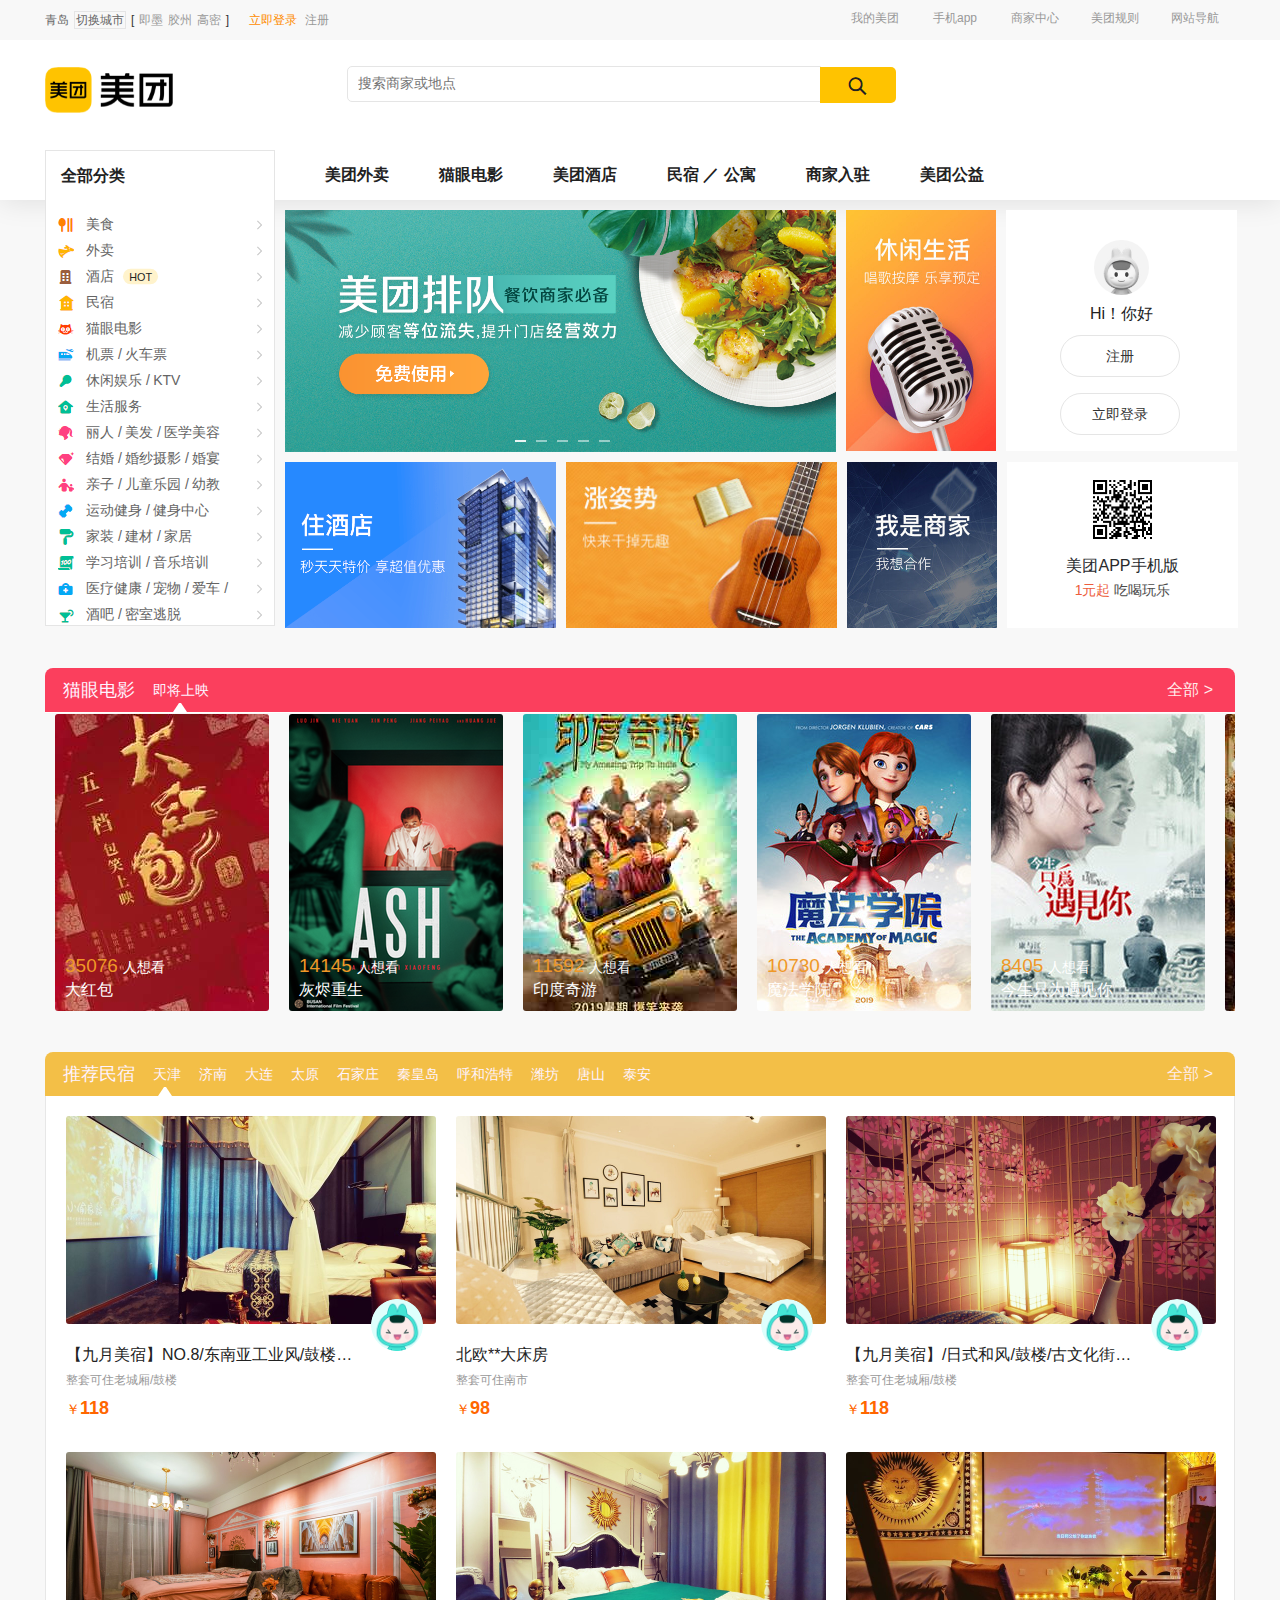
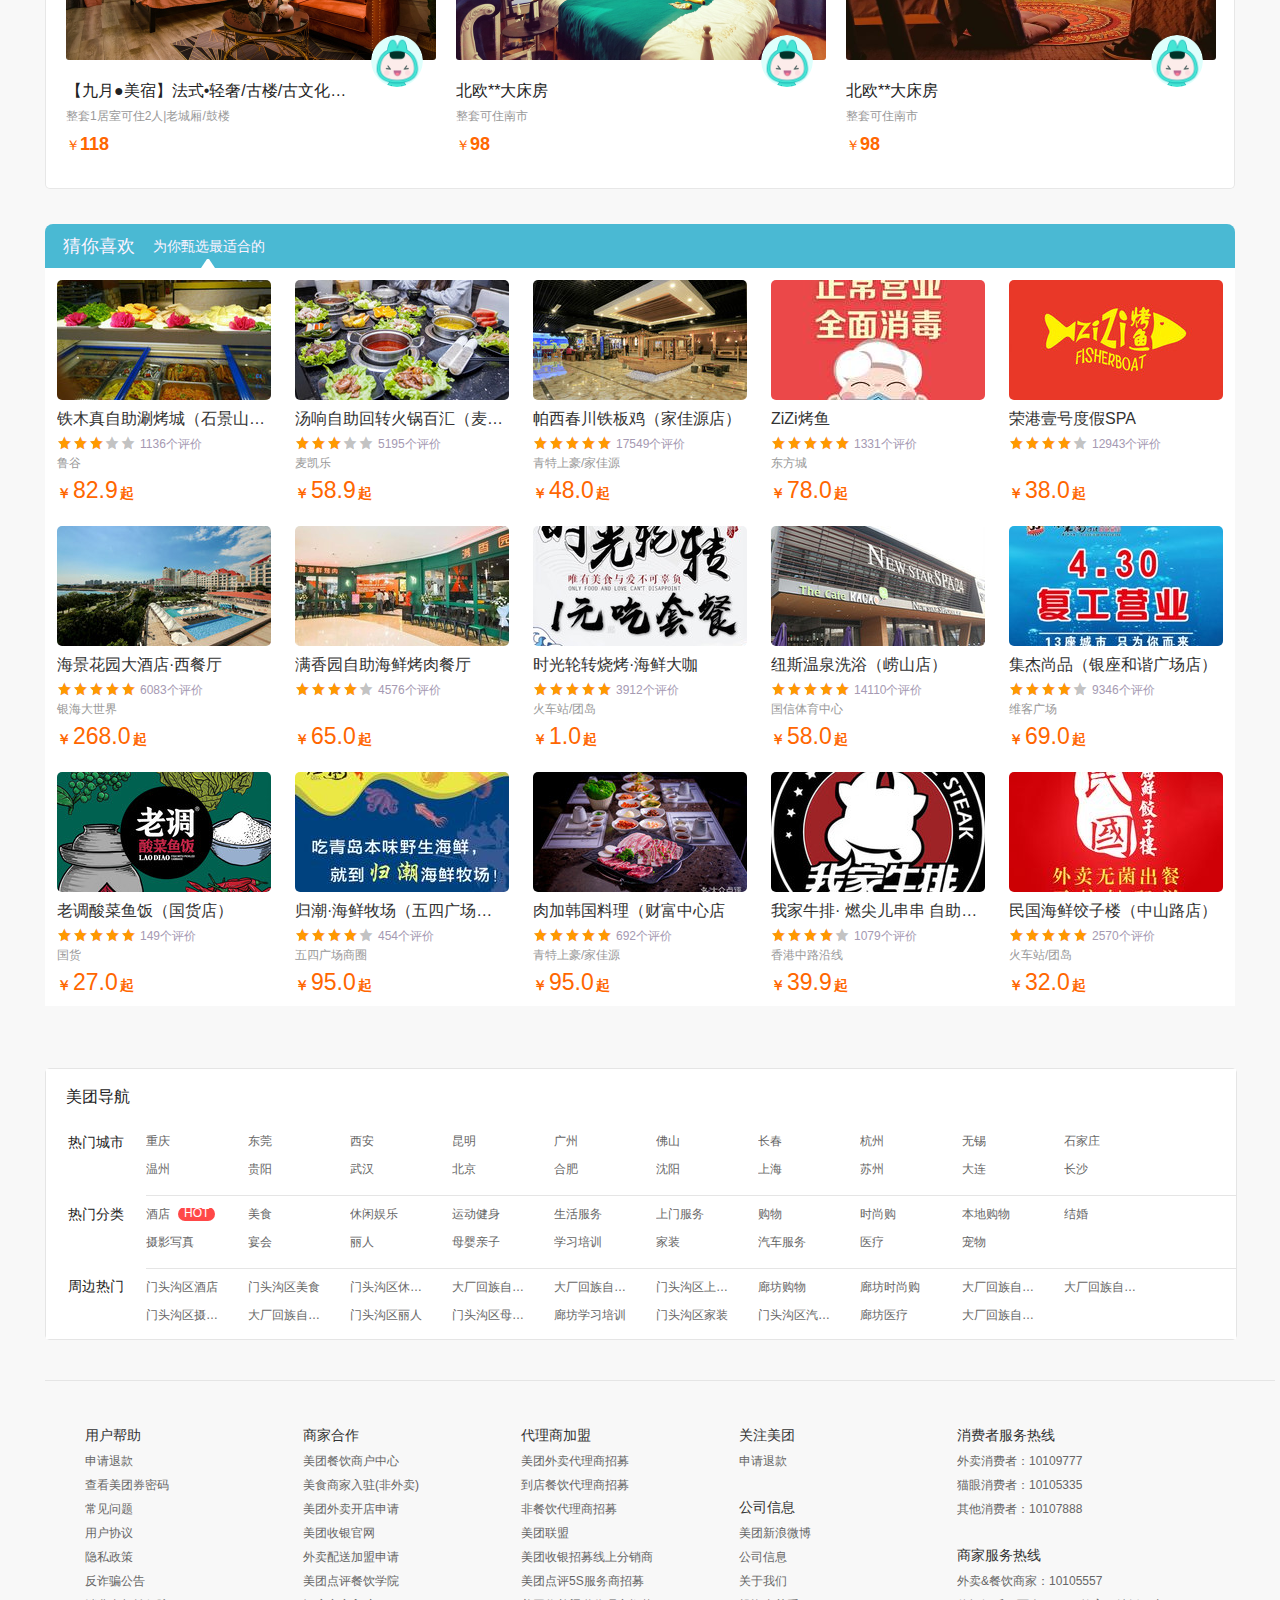
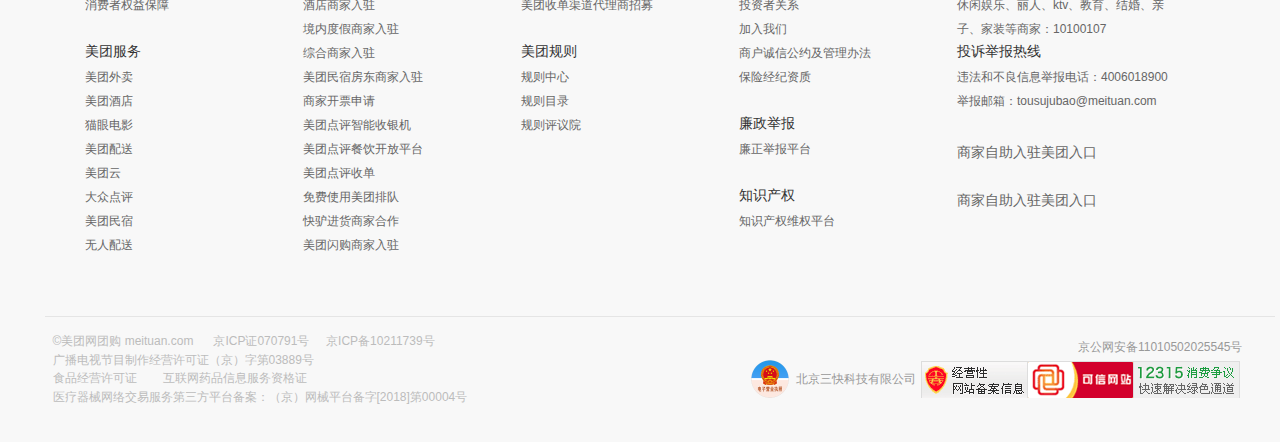
<file: 美团/index.html>
<!DOCTYPE html>
<html lang="en">

<head>
  <meta charset="UTF-8">
  <meta name="viewport" content="width=device-width, initial-scale=1.0">
  <meta http-equiv="X-UA-Compatible" content="ie=edge">
  <title>青岛美团网-青岛美食_酒店_旅游_团购_电影_吃喝玩乐</title>
  <link rel="stylesheet" href="./css/reset/normalize.css">
  <link rel="stylesheet" href="./fonts/iconfont.css">
  <link rel="stylesheet" href="./css/common.css">
  
  <link rel="stylesheet" href="./sass/sass.css">
  <link rel="stylesheet" href="./css/index.css">
</head>

<body>
  <!-- 1 头部 head -->
  <div class="head">
    <!-- 1 头部 上 -->
    <div class="head-top">
      <div class="container">
        <div class="head-top-left">
           <!-- <i  class="header-icon icon-header_location"></i> -->
          <span class="head-top-left-area">青岛</span>
          <span class="head-top-left-switch"><a href="#">切换城市</a></span>
          <div class="head-top-left-city">
            [
            <a href="#">即墨</a>
            <a href="#">胶州</a>
            <a href="#">高密</a>
            ]
          </div>
          <div class="head-top-left-login">
            <a href="#">立即登录</a>
            <a href="#">注册</a>
          </div>
        </div>
        <div class="head-top-right">
          <ul class="head-top-right-ul">
            <li class="head-top-right-ul-li head-top-right-ul-wo">
              <a href="#">我的美团</a>
              <ul class="head-top-right-wo">
                <li><a href="#">我的订单</a></li>
                <li><a href="#">我的收藏</a></li>
                <li><a href="#">抵用券</a></li>
                <li><a href="#">账户设置</a></li>
              </ul>
            </li>
            <li>手机app</li>
            <li class="head-top-right-ul-li head-top-right-ul-shang">
              <a href="#">商家中心</a>
              <ul class="head-top-right-shang">
                <li><a href="#">美团餐饮商户中心</a></li>
                <li><a href="#">登录商家中心</a></li>
                <li><a href="#">美团智能收银</a></li>
                <li><a href="#">我想合作</a></li>
                <li><a href="#">手机免费开店</a></li>
                <li><a href="#">餐饮代理商招募</a></li>
                <li><a href="#">商家申请开票</a></li>
                <li><a href="#">免费合作美团排队</a></li>
              </ul>
            </li>
            <li class="head-top-right-ul-li head-top-right-ul-mei">
              <a href="#">美团规则</a>
              <ul class="head-top-right-mei">
                <li><a href="#">规则中心</a></li>
                <li><a href="#">规则目录</a></li>
                <li><a href="#">规则评议院</a></li>
              </ul>
            </li>
            <li  class="head-top-right-ul-li head-top-right-ul-wang">
              <a href="#">网站导航</a>
              <div class="head-top-right-wang">
                <div class="head-top-right-wang-jiu">
                  <h3>酒店旅游</h3>
                  <ul class="head-top-right-wang-jiu-ul">
                    <li><a href="#">国际机票</a></li>
                    <li><a href="#">火车票</a></li>
                    <li><a href="#">民宿</a></li>
                    <li><a href="#">经济型酒店</a></li>
                    <li><a href="#">主题酒店</a></li>
                    <li><a href="#">商务酒店</a></li>
                    <li><a href="#">公寓</a></li>
                    <li><a href="#">豪华酒店</a></li>
                    <li><a href="#">客栈</a></li>
                    <li><a href="#">青年旅社</a></li>
                    <li><a href="#">度假酒店</a></li>
                    <li><a href="#">别墅</a></li>
                    <li><a href="#">农家院</a></li>
                  </ul>
                </div>
                <div class="head-top-right-wang-chi">
                  <h3>吃美食</h3>
                  <ul class="head-top-right-wang-chi-ul">
                    <li><a href="#">烤鱼</a></li>
                    <li><a href="#">特色小吃</a></li>
                    <li><a href="#">烧烤</a></li>
                    <li><a href="#">自助餐</a></li>
                    <li><a href="#">火锅</a></li>
                    <li><a href="#">代金券</a></li>
                  </ul>
                </div>
                <div class="head-top-right-wang-kan">
                  <h3>看电影</h3>
                  <ul class="head-top-right-wang-kan-ul">
                    <li><a href="#">热映电影</a></li>
                    <li><a href="#">热门影院</a></li>
                    <li><a href="#">热映电影口碑榜</a></li>
                    <li><a href="#">最受期待电影</a></li>
                    <li><a href="#">国内票房榜</a></li>
                    <li><a href="#">北美票房榜</a></li>
                    <li><a href="#">电影排行榜</a></li>
                  </ul>
                </div>
                <div class="head-top-right-wang-shou">
                  <h3>手机应用</h3>
                  <ul class="head-top-right-wang-shou-ul">
                    <li><a href="#"><img src="./images/index/head-top-right-wang-shou-ul-01.png" alt=""></a></li>
                    <li><a href="#"><img src="./images/index/head-top-right-wang-shou-ul-02.png" alt=""></a></li>
                    <li><a href="#"><img src="./images/index/head-top-right-wang-shou-ul-03.png" alt=""></a></li>
                    <li><a href="#"><img src="./images/index/head-top-right-wang-shou-ul-04.png" alt=""></a></li>
                    <li><a href="#"><img src="./images/index/head-top-right-wang-shou-ul-05.png" alt=""></a></li>
                  </ul>
                </div>
              </div>
            </li>
          </ul>
        </div>
      </div>
    </div>
    <!-- 1 头部 中 -->
    <div class="head-center">
      <div class="container">
        <div class="head-center-img"><img src="./images/index/head-center-img.png" alt=""></div>
        <div class="head-center-input">
          <div>
            <input type="text" placeholder="搜索商家或地点" id='input'>
          </div>
          <div class="head-center-hot">
            <span>热门搜索</span>
          </div>
          <!-- 搜索图标 -->
          <span class="search">
            <img src="./images/index/search.png" alt="">
          </span>

        </div>
      </div>
    </div>
    <!-- 1 头部 下 -->
    <div class="head-bottom">
      <div class="container">
        <!-- 全部分类 -->
        <div class="head-bottom-all">
          <span>全部分类</span>
        </div>
        <!-- 右边部分 -->
        <ul class="head-bottom-right">
          <li><a href="#" class="head-bottom-color-wai">美团外卖</a></li>
          <li><a href="#" class="head-bottom-color-mao">猫眼电影</a></li>
          <li><a href="#" class="head-bottom-color-jiu">美团酒店</a></li>
          <li><a href="#" class="head-bottom-color-min">民宿 ／ 公寓</a></li>
          <li><a href="#" class="head-bottom-color-shang">商家入驻</a></li>
          <li><a href="#" class="head-bottom-color-yi">美团公益</a></li>
        </ul>
      </div>
    </div>
  </div>
  <!-- 2 轮播部分 carousel -->
  <div class="carousel">
    <div class="container">
      <ul class="carousel-left">
        <li class="carousel-left-li">
          <i>
            <img src="./images/index/carousel-left-li-i-01.png" alt="">
          </i>
          <span><a href="#" class="carousel-left-li-a">美食</a></span>
          <s class="xia"></s>
          <s class="shang"></s>
           <!-- 第一个 美食 -->
        <div class="carousel-left-box">
         <div class="carousel-left-box-title">
          <span class="carousel-left-box-title-left">
            <a href="#">美食</a>
          </span>
          <span class="carousel-left-box-title-more">
            <a href="#">更多 ></a>
          </span>
        </div>
        <div class="carousel-left-box-body">
          <span><a href="#">代金券</a></span>
          <span><a href="#">甜点饮品</a></span>
          <span><a href="#">火锅</a></span>
          <span><a href="#">自助餐</a></span>
          <span><a href="#">小吃快餐</a></span>
          <span><a href="#">日韩料理</a></span>
          <span><a href="#">西餐</a></span>
          <span><a href="#">聚餐宴请</a></span>
          <span><a href="#">烧烤烤肉</a></span>
          <span><a href="#">东北菜</a></span>
          <span><a href="#">川湘菜</a></span>
          <span><a href="#">江浙菜</a></span>
          <span><a href="#">香锅烤鱼</a></span>
          <span><a href="#">粤港菜</a></span>
          <span><a href="#">中式烧烤/烤串</a></span>
          <span><a href="#">西北菜</a></span>
          <span><a href="#">咖啡酒吧茶馆</a></span>
          <span><a href="#">云贵菜</a></span>
          <span><a href="#">东南亚菜</a></span>
          <span><a href="#">海鲜</a></span>
          <span><a href="#">素食</a></span>
          <span><a href="#">台湾/客家菜</a></span>
          <span><a href="#">创意菜</a></span>
          <span><a href="#">汤/粥/炖菜</a></span>
          <span><a href="#">蒙餐</a></span>
          <span><a href="#">新疆菜</a></span>
          <span><a href="#">其他美食</a></span>
          <span><a href="#">京菜鲁菜</a></span>
  
        </div>
        </div>
        </li>
        <li class="carousel-left-li carousel-left-li-wai">
          <i>
            <img src="./images/index/carousel-left-li-i-02.png" alt="">
          </i>
          <span><a href="#" class="carousel-left-li-a">外卖</a></span>
          <s class="xia"></s>
          <s class="shang"></s>
          <!-- 第二个 外卖-->
           <div class="carousel-left-box ">
              <div class="carousel-left-box-title">
                <span class="carousel-left-box-title-left">
                  <a href="#">外卖</a>
                </span>
                <span class="carousel-left-box-title-more">
                  <a href="#">更多 ></a>
                </span>
              </div>
              <div class="carousel-left-box-body">
                <span><a href="#">美团外卖</a></span>
              </div>
            </div>
        </li>
        <li class="carousel-left-li carousel-left-li-jiu">
          <i>
            <img src="./images/index/carousel-left-li-i-03.png" alt="">
          </i>
          <s class="carousel-left-li-jiu-h">HOT</s>
          <span>
            <a href="#" class="carousel-left-li-a">酒店</a>
          </span>
          <s class="xia"></s>
          <s class="shang"></s>
          <!-- 第三个 酒店-->
          <div class="carousel-left-box">
              <div class="carousel-left-box-title">
                <span class="carousel-left-box-title-left">
                  <a href="#">酒店星级</a>
                </span>
                <span class="carousel-left-box-title-more">
                  <a href="#">更多 ></a>
                </span>
              </div>
              <div class="carousel-left-box-body">
                <span><a href="#">经济型</a></span>
                <span><a href="#">舒适/三星</a></span>
                <span><a href="#">高档/四星</a></span>
                <span><a href="#">豪华/五星</a></span>
              </div>
            </div> 
        </li>
        <li class="carousel-left-li carousel-left-li-min">
          <i>
            <img src="./images/index/carousel-left-li-i-04.png" alt="">
          </i>
          <span><a href="#" class="carousel-left-li-a">民宿</a></span>
          <s class="xia"></s>
          <s class="shang"></s>
          <!-- 第四个民宿 -->
          <div class="carousel-left-box">
        <div class="carousel-left-box-title">
          <span class="carousel-left-box-title-left">
            <a href="#">热门城市</a>
          </span>
          <span class="carousel-left-box-title-more">
            <a href="#">更多 ></a>
          </span>
        </div>
        <div class="carousel-left-box-body">
          <span><a href="#">上海</a></span>
          <span><a href="#">成都</a></span>
          <span><a href="#">北京</a></span>
          <span><a href="#">重庆</a></span>
          <span><a href="#">南京</a></span>
          <span><a href="#">杭州</a></span>
          <span><a href="#">广州</a></span>
          <span><a href="#">西安</a></span>
          <span><a href="#">武汉</a></span>
          <span><a href="#">厦门</a></span>
          <span><a href="#">长沙</a></span>
          <span><a href="#">青岛</a></span>
          <span><a href="#">深圳</a></span>
          <span><a href="#">天津</a></span>
          <span><a href="#">苏州</a></span>
        </div>
        <div class="carousel-left-box-title">
          <span class="carousel-left-box-title-left">
            <a href="#">热门房源</a>
          </span>
          <span class="carousel-left-box-title-more">
            <a href="#">更多 ></a>
          </span>
        </div>
        <div class="carousel-left-box-body">
          <span><a href="#">复式Loft</a></span>
          <span><a href="#">别墅</a></span>
        </div>
          </div>
        </li>
        <li class="carousel-left-li carousel-left-li-mao">
          <i>
            <img src="./images/index/carousel-left-li-i-05.png" alt="">
          </i>
          <span><a href="#" class="carousel-left-li-a">猫眼电影</a></span>
          <s class="xia"></s>
          <s class="shang"></s>
            <!-- 第五个 猫眼电影 -->
           <div class="carousel-left-box">
        <div class="carousel-left-box-title">
          <span class="carousel-left-box-title-left">
            <a href="#">热门影院</a>
          </span>
          <span class="carousel-left-box-title-more">
            <a href="#">更多 ></a>
          </span>
        </div>
        <div class="carousel-left-box-body">
          <span><a href="#">西海岸电影城</a></span>
          <span><a href="#">万达影城</a></span>
          <span><a href="#">星美国际影城</a></span>
          <span><a href="#">金逸影城</a></span>
          <span><a href="#">横店电影城</a></span>
          <span><a href="#">CGV影城</a></span>
          <span><a href="#">中影国际影城</a></span>
          <span><a href="#">大地影院</a></span>
          <span><a href="#">耀莱成龙国际影城</a></span>
          <span><a href="#">鲁信影城</a></span>
        </div>
             </div>
        </li>
        <li class="carousel-left-li carousel-left-li-ji">
          <i>
            <img src="./images/index/carousel-left-li-i-06.png" alt="">
          </i>
          <span><a href="#" class="carousel-left-li-a">机票 /</a> </span>
          <span><a href="#" class="carousel-left-li-a">火车票</a></span>
          <s class="xia"></s>
          <s class="shang"></s>
           <!-- 第六个 机票-->
         <div class="carousel-left-box">
        <div class="carousel-left-box-title">
          <span class="carousel-left-box-title-left">
            <a href="#">机票</a>
          </span>
          <span class="carousel-left-box-title-more">
            <a href="#">更多 ></a>
          </span>
        </div>
        <div class="carousel-left-box-body">
          <span><a href="#">国内机票</a></span>
          <span><a href="#">国际/港澳台机票</a></span>
        </div>
        <div class="carousel-left-box-title">
          <span class="carousel-left-box-title-left">
            <a href="#">火车票</a>
          </span>
          <span class="carousel-left-box-title-more">
            <a href="#">更多 ></a>
          </span>
        </div>
        <div class="carousel-left-box-body">
          <span><a href="#">火车票</a></span>
        </div>
            </div>
        </li>
        <li class="carousel-left-li carousel-left-li-xiu">
          <i>
            <img src="./images/index/carousel-left-li-i-07.png" alt="">
          </i>
          <span><a href="#" class="carousel-left-li-a">休闲娱乐 /</a></span>
          <span><a href="#" class="carousel-left-li-a"> KTV</a></span>
          <s class="xia"></s>
          <s class="shang"></s>
              <!-- 第七个 休闲娱乐-->
             <div class="carousel-left-box">
        <div class="carousel-left-box-title">
          <span class="carousel-left-box-title-left">
            <a href="#">休闲娱乐</a>
          </span>
          <span class="carousel-left-box-title-more">
            <a href="#">更多 ></a>
          </span>
        </div>
        <div class="carousel-left-box-body">
          <span><a href="#">足疗按摩</a></span>
          <span><a href="#">洗浴/汗蒸</a></span>
          <span><a href="#">酒吧</a></span>
          <span><a href="#">密室逃脱</a></span>
          <span><a href="#">轰趴馆</a></span>
          <span><a href="#">茶馆</a></span>
          <span><a href="#">私人影院</a></span>
          <span><a href="#">DIY手工坊</a></span>
          <span><a href="#">采摘/农家乐</a></span>
          <span><a href="#">网吧网咖</a></span>
          <span><a href="#">游乐游艺</a></span>
          <span><a href="#">VR</a></span>
          <span><a href="#">桌面游戏</a></span>
          <span><a href="#">真人CS</a></span>
          <span><a href="#">棋牌室</a></span>
          <span><a href="#">其他玩乐</a></span>
  
        </div>
        <div class="carousel-left-box-title">
          <span class="carousel-left-box-title-left">
            <a href="#">KTV</a>
          </span>
          <span class="carousel-left-box-title-more">
            <a href="#">更多 ></a>
          </span>
        </div>
        <div class="carousel-left-box-body">
          <span><a href="#">KTV</a></span>
        </div>
               </div>
        </li>
        <li class="carousel-left-li carousel-left-li-sheng">
          <i>
            <img src="./images/index/carousel-left-li-i-08.png" alt="">
          </i>
          <span><a href="#" class="carousel-left-li-a">生活服务</a></span>
          <s class="xia"></s>
          <s class="shang"></s>
           <!-- 第八个 生活服务-->
        <div class="carousel-left-box">
        <div class="carousel-left-box-title">
          <span class="carousel-left-box-title-left">
            <a href="#">生活服务</a>
          </span>
          <span class="carousel-left-box-title-more">
            <a href="#">更多 ></a>
          </span>
        </div>
        <div class="carousel-left-box-body">
          <span><a href="#">衣物/皮具洗护</a></span>
          <span><a href="#">家政</a></span>
          <span><a href="#">搬家运输</a></span>
          <span><a href="#">送水</a></span>
          <span><a href="#">充值缴费</a></span>
          <span><a href="#">服饰/鞋包养护</a></span>
          <span><a href="#">开锁换锁</a></span>
          <span><a href="#">居家维修</a></span>
          <span><a href="#">管道疏通</a></span>
          <span><a href="#">家电维修清洗</a></span>
          <span><a href="#">电脑维修</a></span>
          <span><a href="#">手机维修</a></span>
          <span><a href="#">证件照/肖像摄影</a></span>
          <span><a href="#">照片冲印/图文文印</a></span>
          <span><a href="#">商务服务/法律服务</a></span>
          <span><a href="#">文化传媒机构</a></span>
          <span><a href="#">成人用品/情趣用品</a></span>
        </div>
  
             </div>
        </li>
        <li class="carousel-left-li carousel-left-li-li">
          <i>
            <img src="./images/index/carousel-left-li-i-09.png" alt="">
          </i>
          <span><a href="#" class="carousel-left-li-a">丽人 /</a></span>
          <span><a href="#" class="carousel-left-li-a"> 美发 /</a></span>
          <span><a href="#" class="carousel-left-li-a"> 医学美容</a></span>
          <s class="xia"></s>
          <s class="shang"></s>
           <!-- 第九个 丽人-->
           <div class="carousel-left-box">
        <div class="carousel-left-box-title">
          <span class="carousel-left-box-title-left">
            <a href="#">丽人</a>
          </span>
          <span class="carousel-left-box-title-more">
            <a href="#">更多 ></a>
          </span>
        </div>
        <div class="carousel-left-box-body">
          <span><a href="#">美发</a></span>
          <span><a href="#">美甲美睫</a></span>
          <span><a href="#">美容美体</a></span>
          <span><a href="#">医学美容</a></span>
          <span><a href="#">瑜伽舞蹈</a></span>
          <span><a href="#">瘦身纤体</a></span>
          <span><a href="#">韩式定妆</a></span>
          <span><a href="#">祛痘</a></span>
          <span><a href="#">纹身</a></span>
          <span><a href="#">化妆品</a></span>
          <span><a href="#">养发</a></span>
        </div>
  
            </div> 
        </li>
        <li class="carousel-left-li carousel-left-li-jie">
          <i>
            <img src="./images/index/carousel-left-li-i-10.png" alt="">
          </i>
          <span><a href="#" class="carousel-left-li-a">结婚 /</a></span>
          <span><a href="#" class="carousel-left-li-a">婚纱摄影 /</a></span>
          <span><a href="#" class="carousel-left-li-a">婚宴</a></span>
          <s class="xia"></s>
          <s class="shang"></s>
            <!-- 第十个 结婚 -->
             <div class="carousel-left-box"> 
        <div class="carousel-left-box-title">
          <span class="carousel-left-box-title-left">
            <a href="#">结婚</a>
          </span>
          <span class="carousel-left-box-title-more">
            <a href="#">更多 ></a>
          </span>
        </div>
        <div class="carousel-left-box-body">
          <span><a href="#">婚纱摄影</a></span>
          <span><a href="#">旅拍</a></span>
          <span><a href="#">个性写真</a></span>
          <span><a href="#">婚宴</a></span>
          <span><a href="#">婚庆公司</a></span>
          <span><a href="#">婚纱礼服</a></span>
          <span><a href="#">西服定制</a></span>
          <span><a href="#">婚戒首饰</a></span>
          <span><a href="#">婚车租赁</a></span>
          <span><a href="#">司仪主持</a></span>
          <span><a href="#">彩妆造型</a></span>
          <span><a href="#">婚礼跟拍</a></span>
          <span><a href="#">婚礼小礼品</a></span>
          <span><a href="#">更多婚礼服务</a></span>
        </div>
  
            </div> 
        </li>
        <li class="carousel-left-li carousel-left-li-qin">
          <i>
            <img src="./images/index/carousel-left-li-i-11.png" alt="">
          </i>
          <span><a href="#" class="carousel-left-li-a">亲子 /</a></span>
          <span><a href="#" class="carousel-left-li-a">儿童乐园 /</a></span>
          <span><a href="#" class="carousel-left-li-a">幼教</a></span>
          <s class="xia"></s>
          <s class="shang"></s>
           <!-- 第十一个 亲子-->
         <div class="carousel-left-box">
        <div class="carousel-left-box-title">
          <span class="carousel-left-box-title-left">
            <a href="#">儿童乐园</a>
          </span>
          <span class="carousel-left-box-title-more">
            <a href="#">更多 ></a>
          </span>
        </div>
        <div class="carousel-left-box-body">
          <span><a href="#">婴儿游泳</a></span>
          <span><a href="#">其它亲子游乐</a></span>
        </div>
        <div class="carousel-left-box-title">
          <span class="carousel-left-box-title-left">
            <a href="#">幼儿教育</a>
          </span>
          <span class="carousel-left-box-title-more">
            <a href="#">更多 ></a>
          </span>
        </div>
        <div class="carousel-left-box-body">
          <span><a href="#">早教中心</a></span>
          <span><a href="#">少儿英语</a></span>
          <span><a href="#">智力开发</a></span>
          <span><a href="#">托班/幼儿园</a></span>
          <span><a href="#">幼儿教育</a></span>
          <span><a href="#">其他幼儿教育</a></span>
        </div>
        <div class="carousel-left-box-title">
          <span class="carousel-left-box-title-left">
            <a href="#">亲子摄影</a>
          </span>
          <span class="carousel-left-box-title-more">
            <a href="#">更多 ></a>
          </span>
        </div>
        <div class="carousel-left-box-body">
          <span><a href="#">儿童摄影</a></span>
          <span><a href="#">孕妇写真</a></span>
          <span><a href="#">上门拍</a></span>
          <span><a href="#">其他亲子摄影</a></span>
        </div>
        <div class="carousel-left-box-title">
          <span class="carousel-left-box-title-left">
            <a href="#">孕产护理</a>
          </span>
          <span class="carousel-left-box-title-more">
            <a href="#">更多 ></a>
          </span>
        </div>
        <div class="carousel-left-box-body">
          <span><a href="#">月子会所</a></span>
          <span><a href="#">产后恢复</a></span>
          <span><a href="#">妇幼医院</a></span>
          <span><a href="#">孕产用品</a></span>
          <span><a href="#">开奶催乳</a></span>
          <span><a href="#">月嫂</a></span>
          <span><a href="#">亲子购物</a></span>
          <span><a href="#">宝宝派对</a></span>
          <span><a href="#">亲子服务</a></span>
  
        </div>
             </div>
        </li>
        <li class="carousel-left-li carousel-left-li-yun">
          <i>
            <img src="./images/index/carousel-left-li-i-12.png" alt="">
          </i>
          <span><a href="#" class="carousel-left-li-a">运动健身 /</a></span>
          <span><a href="#" class="carousel-left-li-a"> 健身中心</a></span>
          <s class="xia"></s>
          <s class="shang"></s>
          <!-- 第十二个 运动健身 -->
           <div class="carousel-left-box">
        <div class="carousel-left-box-title">
          <span class="carousel-left-box-title-left">
            <a href="#">运动健身</a>
          </span>
          <span class="carousel-left-box-title-more">
            <a href="#">更多 ></a>
          </span>
        </div>
        <div class="carousel-left-box-body">
          <span><a href="#">健身中心</a></span>
          <span><a href="#">武术场馆</a></span>
          <span><a href="#">游泳馆</a></span>
          <span><a href="#">羽毛球馆</a></span>
          <span><a href="#">溜冰场</a></span>
          <span><a href="#">射箭馆</a></span>
          <span><a href="#">篮球场</a></span>
          <span><a href="#">网球馆</a></span>
          <span><a href="#">台球馆</a></span>
          <span><a href="#">乒乓球</a></span>
          <span><a href="#">足球场</a></span>
          <span><a href="#">高尔夫场</a></span>
          <span><a href="#">保龄球馆</a></span>
          <span><a href="#">体育场馆</a></span>
          <span><a href="#">马术场</a></span>
          <span><a href="#">壁球馆</a></span>
          <span><a href="#">更多运动</a></span>
        </div>
  
          </div> 
        </li>
        <li class="carousel-left-li carousel-left-li-jia">
          <i>
            <img src="./images/index/carousel-left-li-i-13.png" alt="">
          </i>
          <span><a href="#" class="carousel-left-li-a">家装 /</a></span>
          <span><a href="#" class="carousel-left-li-a">建材 /</a></span>
          <span><a href="#" class="carousel-left-li-a">家居</a></span>
          <s class="xia"></s>
          <s class="shang"></s>
            <!-- 第十三个 家装 -->
           <div class="carousel-left-box">
        <div class="carousel-left-box-title">
          <span class="carousel-left-box-title-left">
            <a href="#">装修设计</a>
          </span>
          <span class="carousel-left-box-title-more">
            <a href="#">更多 ></a>
          </span>
        </div>
        <div class="carousel-left-box-body">
          <span><a href="#">半包装修</a></span>
          <span><a href="#">全包装修</a></span>
          <span><a href="#">清包装修</a></span>
        </div>
        <div class="carousel-left-box-title">
          <span class="carousel-left-box-title-left">
            <a href="#">装修建材</a>
          </span>
          <span class="carousel-left-box-title-more">
            <a href="#">更多 ></a>
          </span>
        </div>
        <div class="carousel-left-box-body">
          <span><a href="#">地板</a></span>
          <span><a href="#">瓷砖石材</a></span>
          <span><a href="#">橱柜</a></span>
          <span><a href="#">灯饰照明</a></span>
          <span><a href="#">厨卫洁具</a></span>
          <span><a href="#">油漆涂料</a></span>
          <span><a href="#">集成吊顶</a></span>
          <span><a href="#">墙纸墙艺</a></span>
          <span><a href="#">门窗</a></span>
          <span><a href="#">木材板材</a></span>
          <span><a href="#">家用五金</a></span>
          <span><a href="#">电工电料</a></span>
          <span><a href="#">楼梯</a></span>
          <span><a href="#">管材管件</a></span>
        </div>
        <div class="carousel-left-box-title">
          <span class="carousel-left-box-title-left">
            <a href="#">家具家居</a>
          </span>
          <span class="carousel-left-box-title-more">
            <a href="#">更多 ></a>
          </span>
        </div>
        <div class="carousel-left-box-body">
          <span><a href="#">家具</a></span>
          <span><a href="#">床上用品/家纺</a></span>
          <span><a href="#">家居饰品</a></span>
          <span><a href="#">厨具餐具</a></span>
          <span><a href="#">智能家居</a></span>
        </div>
        <div class="carousel-left-box-title">
          <span class="carousel-left-box-title-left">
            <a href="#">家装卖场</a>
          </span>
          <span class="carousel-left-box-title-more">
            <a href="#">更多 ></a>
          </span>
        </div>
        <div class="carousel-left-box-body">
          <span><a href="#">建材卖场</a></span>
          <span><a href="#">家居卖场</a></span>
          <span><a href="#">灯饰卖场</a></span>
        </div>
           </div> 
        </li>
        <li class="carousel-left-li carousel-left-li-xue">
          <i>
            <img src="./images/index/carousel-left-li-i-14.png" alt="">
          </i>
          <span><a href="#" class="carousel-left-li-a">学习培训 /</a></span>
          <span><a href="#" class="carousel-left-li-a">音乐培训</a></span>
          <s class="xia"></s>
          <s class="shang"></s>
             <!-- 第十四个  学习培训-->
              <div class="carousel-left-box">
        <div class="carousel-left-box-title">
          <span class="carousel-left-box-title-left">
            <a href="#">音乐培训</a>
          </span>
          <span class="carousel-left-box-title-more">
            <a href="#">更多 ></a>
          </span>
        </div>
        <div class="carousel-left-box-body">
          <span><a href="#">钢琴</a></span>
          <span><a href="#">吉他</a></span>
          <span><a href="#">小提琴</a></span>
          <span><a href="#">古筝</a></span>
          <span><a href="#">架子鼓</a></span>
          <span><a href="#">声乐</a></span>
          <span><a href="#">其他音乐培训</a></span>
        </div>
        <div class="carousel-left-box-title">
          <span class="carousel-left-box-title-left">
            <a href="#">职业技术</a>
          </span>
          <span class="carousel-left-box-title-more">
            <a href="#">更多 ></a>
          </span>
        </div>
        <div class="carousel-left-box-body">
          <span><a href="#">美容化妆</a></span>
          <span><a href="#">会计</a></span>
          <span><a href="#">IT</a></span>
          <span><a href="#">厨艺</a></span>
          <span><a href="#">管理培训</a></span>
          <span><a href="#">摄影培训</a></span>
          <span><a href="#">司法考试</a></span>
          <span><a href="#">公务员培训</a></span>
          <span><a href="#">其他职业培训</a></span>
        </div>
        <div class="carousel-left-box-title">
          <span class="carousel-left-box-title-left">
            <a href="#">外语培训</a>
          </span>
          <span class="carousel-left-box-title-more">
            <a href="#">更多 ></a>
          </span>
        </div>
        <div class="carousel-left-box-body">
          <span><a href="#">英语</a></span>
          <span><a href="#">日语</a></span>
          <span><a href="#">韩语</a></span>
          <span><a href="#">法语</a></span>
          <span><a href="#">德语</a></span>
          <span><a href="#">汉语</a></span>
          <span><a href="#">俄语</a></span>
          <span><a href="#">西班牙语</a></span>
          <span><a href="#">其他外语</a></span>
        </div>
        <div class="carousel-left-box-title">
          <span class="carousel-left-box-title-left">
            <a href="#">美术培训</a>
          </span>
          <span class="carousel-left-box-title-more">
            <a href="#">更多 ></a>
          </span>
        </div>
        <div class="carousel-left-box-body">
          <span><a href="#">绘画</a></span>
          <span><a href="#">书法</a></span>
          <span><a href="#">其他美术</a></span>
        </div>
              </div>  
        </li>
        <li class="carousel-left-li carousel-left-li-yi">
          <i>
            <img src="./images/index/carousel-left-li-i-15.png" alt="">
          </i>
          <span><a href="#" class="carousel-left-li-a">医疗健康 /</a></span>
          <span><a href="#" class="carousel-left-li-a">宠物 /</a></span>
          <span><a href="#" class="carousel-left-li-a">爱车 /</a></span>
          <s class="xia"></s>
          <s class="shang"></s>
          
          <!-- 第十五个 医疗健康 -->
           <div class="carousel-left-box">
        <div class="carousel-left-box-title">
          <span class="carousel-left-box-title-left">
            <a href="#">医疗健康</a>
          </span>
          <span class="carousel-left-box-title-more">
            <a href="#">更多 ></a>
          </span>
        </div>
        <div class="carousel-left-box-body">
          <span><a href="#">医院</a></span>
          <span><a href="#">齿科口腔</a></span>
          <span><a href="#">体检中心</a></span>
          <span><a href="#">药店</a></span>
          <span><a href="#">中医</a></span>
          <span><a href="#">其他健康服务</a></span>
  
        </div>
        <div class="carousel-left-box-title">
          <span class="carousel-left-box-title-left">
            <a href="#">爱车</a>
          </span>
          <span class="carousel-left-box-title-more">
            <a href="#">更多 ></a>
          </span>
        </div>
        <div class="carousel-left-box-body">
          <span><a href="#">洗车</a></span>
          <span><a href="#">租车</a></span>
          <span><a href="#">加油站</a></span>
          <span><a href="#">维修保养</a></span>
          <span><a href="#">驾校</a></span>
          <span><a href="#">陪练</a></span>
          <span><a href="#">汽车用品</a></span>
          <span><a href="#">停车场</a></span>
          <span><a href="#">汽车保险</a></span>
          <span><a href="#">4S店/汽车销售</a></span>
          <span><a href="#">更多汽车服务</a></span>
          <span><a href="#">机油保养</a></span>
          <span><a href="#">汽车报价</a></span>
          <span><a href="#">二手车</a></span>
          <span><a href="#">广告驾校</a></span>
          <span><a href="#">交警队</a></span>
          <span><a href="#">汽车改装</a></span>
          <span><a href="#">汽车配件</a></span>
        </div>
        <div class="carousel-left-box-title">
          <span class="carousel-left-box-title-left">
            <a href="#">宠物</a>
          </span>
          <span class="carousel-left-box-title-more">
            <a href="#">更多 ></a>
          </span>
        </div>
        <div class="carousel-left-box-body">
          <span><a href="#">宠物店宠物医院</a></span>
        </div>
            </div>
        </li>
        <li class="carousel-left-li carousel-left-li-jiub">
          <i>
            <img src="./images/index/carousel-left-li-i-16.png" alt="">
          </i>
          <span><a href="#" class="carousel-left-li-a">酒吧 / </a></span>
          <span><a href="#" class="carousel-left-li-a">密室逃脱</a></span>
          <s class="xia"></s>
          <s class="shang"></s>
             <!-- 第十六个 酒吧 -->
              <div class="carousel-left-box">
        <div class="carousel-left-box-title">
          <span class="carousel-left-box-title-left">
            <a href="#">玩乐</a>
          </span>
          <span class="carousel-left-box-title-more">
            <a href="#">更多 ></a>
          </span>
        </div>
        <div class="carousel-left-box-body">
          <span><a href="#">KTV</a></span>
          <span><a href="#">酒吧</a></span>
          <span><a href="#">密室逃脱</a></span>
          <span><a href="#">游乐游艺</a></span>
          <span><a href="#">网吧网咖</a></span>
          <span><a href="#">私人影院</a></span>
          <span><a href="#">DIY手工坊</a></span>
          <span><a href="#">桌面游戏</a></span>
          <span><a href="#">采摘/农家乐</a></span>
          <span><a href="#">棋牌室</a></span>
          <span><a href="#">轰趴馆</a></span>
          <span><a href="#">真人CS</a></span>
          <span><a href="#">VR</a></span>
          <span><a href="#">其他玩乐</a></span>
        </div>
                 </div> 
        </li>
      </ul>
     
      <!-- 轮播部分 carousel 右边 -->
      <div class="carousel-right">
        <!-- 轮播部分 carousel 右边 上 -->
        <div class="carousel-right-top">
          <!-- 住酒店 -->
          <div class="carousel-right-top-hotel">
            <ul class="carousel-right-top-hotel-ul">
              <li>
                <a href="#"><img src="./images/index/carousel-right-top-hotel-01.jpg" alt=""></a>
              </li>
              <li>
                <a href="#"><img src="./images/index/carousel-right-top-hotel-02.jpg" alt=""></a>
              </li>
              <li>
                <a href="#"><img src="./images/index/carousel-right-top-hotel-03.jpg" alt=""></a>
              </li>
              <li>
                <a href="#"><img src="./images/index/carousel-right-top-hotel-04.jpg" alt=""></a>
              </li>
              <li>
                <a href="#"><img src="./images/index/carousel-right-top-hotel-05.png" alt=""></a>
              </li>
            </ul>
            <!-- 小圆点 -->
            <ul class="carousel-right-top-hotel-circle">
              <li class="current"></li>
              <li></li>
              <li></li>
              <li></li>
              <li></li>
            </ul>
            <!-- 按钮 -->
            <i class="carousel-right-top-hotel-left">
              <img src="./images/index/carousel-l.png" alt="">
            </i>
            <!-- <i class="iconfont icon-btn_left"></i> -->
            <i class="carousel-right-top-hotel-right">
              <img src="./images/index/carousel-l.png" alt="">
            </i>

          </div>
          <!-- 休闲生活 -->
          <div class="carousel-right-top-life">
            <a href="#">
              <img src="./images/index/carousel-right-top-life.jpg" alt="">
            </a>
          </div>
          <!-- 登录 -->
          <div class="carousel-right-top-login">
            <div class="carousel-right-top-login-img">
              <img src="./images/index/carousel-right-top-login.jpg" alt="">
            </div>
            <h3>Hi！你好</h3>
            <div class="carousel-right-top-login-div"><a href="#">注册</a></div>
            <div class="carousel-right-top-login-div"><a href="#">立即登录</a></div>
          </div>
        </div>
        <!-- 轮播部分 carousel 右边 下 -->
        <div class="carousel-right-bottom">
          <!-- 住酒店 -->
          <div class="carousel-right-bottom-hotel">
            <a href="#"><img src="./images/index/carousel-right-bottom-hotel.png" alt=""></a>
          </div>
          <!-- 涨姿势 -->
          <div class="carousel-right-bottom-zhang">
            <a href="#"><img src="./images/index/carousel-right-bottom-zhang.jpg" alt=""></a>
          </div>
          <!-- 我是商家 -->
          <div class="carousel-right-bottom-wo">
            <a href="#"></a>
          </div>
          <!-- 二维码 -->
          <div class="carousel-right-bottom-er">
            <img src="./images/index/carousel-right-bottom-er.png" alt="">
            <h3>美团APP手机版</h3>
            <h4><span>1元起</span> 吃喝玩乐</h4>
          </div>
        </div>

      </div>
    </div>
  </div>
  <!-- 3 电影 movie -->
  <div class="movie">
    <div class="container">
      <!-- 头 -->
      <div class="movie-title">
        <!-- 头 左 -->
        <div class="movie-title-left">
          <h3><a href="#">猫眼电影</a></h3>
          <h4><a href="#">即将上映</a><i></i></h4>
        </div>
        <!-- 头 右 -->
        <div class="movie-title-right">
          <span><a href="#">全部 ></a></span>
        </div>
      </div>
      <!-- 底 -->
      <div class="movie-bottom">
        <ul class="movie-bottom-ul">
          <li><img src="./images/index/movie-bottom-01.jpg" alt="">
            <div class="movie-bottom-ul-ming">
              <h3><span>35076</span>人想看</h3>
              <h2>大红包</h2>
            </div>
          </li>
          <li><img src="./images/index/movie-bottom-02.png" alt="">
            <div class="movie-bottom-ul-ming">
              <h3><span>14145</span>人想看</h3>
              <h2>灰烬重生</h2>
            </div>
          </li>
          <li><img src="./images/index/movie-bottom-03.jpg" alt="">
            <div class="movie-bottom-ul-ming">
              <h3><span>11592</span>人想看</h3>
              <h2>印度奇游</h2>
            </div>

          </li>
          <li><img src="./images/index/movie-bottom-04.jpg" alt="">
            <div class="movie-bottom-ul-ming">
              <h3><span>10730</span>人想看</h3>
              <h2>魔法学院</h2>
            </div>

          </li>
          <li><img src="./images/index/movie-bottom-05.jpg" alt="">
            <div class="movie-bottom-ul-ming">
              <h3><span>8405</span>人想看</h3>
              <h2>今生只为遇见你</h2>
            </div>

          </li>
          <li><img src="./images/index/movie-bottom-06.jpg" alt="">
            <div class="movie-bottom-ul-ming">
              <h3><span>6458</span>人想看</h3>
              <h2>奇妙王国之魔法奇缘</h2>
            </div>

          </li>
          <li><img src="./images/index/movie-bottom-07.png" alt="">
            <div class="movie-bottom-ul-ming">
              <h3><span>5889</span>人想看</h3>
              <h2>小公主艾薇拉与神秘王国2</h2>
            </div>
          </li>
          <li><img src="./images/index/movie-bottom-08.jpg" alt="">
            <div class="movie-bottom-ul-ming">
              <h3><span>1472</span>人想看</h3>
              <h2>愤怒的心</h2>
            </div>
          </li>
          <li><img src="./images/index/movie-bottom-09.jpg" alt="">
            <div class="movie-bottom-ul-ming">
              <h3><span>15896</span>人想看</h3>
              <h2>金禅降魔</h2>
            </div>
          </li>
          <li><img src="./images/index/movie-bottom-10.jpg" alt="">
            <div class="movie-bottom-ul-ming">
              <h3><span>4391</span>人想看</h3>
              <h2>82号古宅</h2>
            </div>
          </li>
        </ul>
        <i class="movie-left" id="left">
            <img src="./images/index/carousel-l.png" alt="">
          </i>
          <!-- <i class="iconfont icon-btn_left"></i> -->
          <i class="movie-right" id="right">
            <img src="./images/index/carousel-l.png" alt="">
          </i>
      </div>
      <div class="movie-bottom-ul-ming"></div>
    </div>
  </div>
  <!-- 4 民宿 homestay  -->
  <div class="homestay">
    <div class="container">
      <!-- 头 -->
      <div class="homestay-title">
        <!-- 头 左 -->
        <div class="homestay-title-left">
          <h3><a href="#">推荐民宿</a></h3>
          <h4><a href="#">天津</a><i style="display: block;"></i></h4>
          <h4><a href="#">济南</a><i></i></h4>
          <h4><a href="#">大连</a><i></i></h4>
          <h4><a href="#">太原</a><i></i></h4>
          <h4><a href="#">石家庄</a><i></i></h4>
          <h4><a href="#">秦皇岛</a><i></i></h4>
          <h4><a href="#">呼和浩特</a><i></i></h4>
          <h4><a href="#">潍坊</a><i></i></h4>
          <h4><a href="#">唐山</a><i></i></h4>
          <h4><a href="#">泰安</a><i></i></h4>
        </div>
        <!-- 头 右 -->
        <div class="homestay-title-right">
          <span><a href="#">全部 ></a></span>
        </div>
      </div>
      <!-- 底 -->
      <div class="homestay-bottom">
       <ul style="display: block" class="minsu-ul">
          <li>
              <a href="#">
                <div class="homestay-bottom-img">
                  <img src="./images/index/homestay-bottom-01.jpg" alt="">
                </div>
                <h3>【九月美宿】NO.8/东南亚工业风/鼓楼/古文化街/观天津之眼全景/100寸投影</h3>
                <h4>整套可住老城厢/鼓楼</h4>
                <h5><span>￥</span>118</h5>
              </a>
              <!-- 小头像 -->
              <div class="homestay-bottom-tou">
                <img src="./images/index/homestay-bottom-tou.png" alt="">
              </div>
              <!-- 小头像 -->
              <div class="homestay-bottom-tou">
                <img src="./images/index/homestay-bottom-tou.png" alt="">
              </div>
            </li>
            <li>
              <a href="#">
                <div class="homestay-bottom-img">
                  <img src="./images/index/homestay-bottom-02.jpg" alt="">
                </div>
                <h3>北欧**大床房</h3>
                <h4>整套可住南市</h4>
                <h5><span>￥</span>98</h5>
              </a>
              <!-- 小头像 -->
              <div class="homestay-bottom-tou">
                <img src="./images/index/homestay-bottom-tou.png" alt="">
              </div>
            </li>
            <li>
              <a href="#">
                <div class="homestay-bottom-img">
        
                  <img src="./images/index/homestay-bottom-03.jpg" alt="">
                </div>
                <h3>【九月美宿】/日式和风/鼓楼/古文化街/观天津之眼全景/100寸投影</h3>
                <h4>整套可住老城厢/鼓楼</h4>
                <h5><span>￥</span>118</h5>
              </a>
              <!-- 小头像 -->
              <div class="homestay-bottom-tou">
                <img src="./images/index/homestay-bottom-tou.png" alt="">
              </div>
            </li>
            <li>
              <a href="#">
                <div class="homestay-bottom-img">
                  <img src="./images/index/homestay-bottom-04.jpg" alt="">
                </div>
                <h3>【九月●美宿】法式•轻奢/古楼/古文化街/观天津之眼全景/100寸投影</h3>
                <h4>整套1居室可住2人|老城厢/鼓楼</h4>
                <h5><span>￥</span>118</h5>
              </a>
              <!-- 小头像 -->
              <div class="homestay-bottom-tou">
                <img src="./images/index/homestay-bottom-tou.png" alt="">
              </div>
            </li>
            <li>
              <a href="#">
                <div class="homestay-bottom-img">
                  <img src="./images/index/homestay-bottom-05.jpg" alt="">
                </div>
                <h3>北欧**大床房</h3>
                <h4>整套可住南市</h4>
                <h5><span>￥</span>98</h5>
              </a>
              <!-- 小头像 -->
              <div class="homestay-bottom-tou">
                <img src="./images/index/homestay-bottom-tou.png" alt="">
              </div>
            </li>
            <li>
              <a href="#">
                <div class="homestay-bottom-img">
                  <img src="./images/index/homestay-bottom-06.jpg" alt="">
                </div>
                <h3>北欧**大床房</h3>
                <h4>整套可住南市</h4>
                <h5><span>￥</span>98</h5>
              </a>
              <!-- 小头像 -->
              <div class="homestay-bottom-tou">
                <img src="./images/index/homestay-bottom-tou.png" alt="">
              </div>
            </li>
       </ul>
       <ul class="minsu-ul ">
          <img src="./images/index/minsu1.png" alt="">
        </ul>
        <ul class="minsu-ul">
            <img src="./images/index/minsu2.png" alt="">
          </ul>
          <ul class="minsu-ul">
              <img src="./images/index/minsu3.png" alt="">
            </ul>
            <ul class="minsu-ul">
                <img src="./images/index/minsu1.png" alt="">
              </ul>
              <ul class="minsu-ul">
                  <img src="./images/index/minsu2.png" alt="">
                </ul>
                <ul class="minsu-ul">
                    <img src="./images/index/minsu3.png" alt="">
                  </ul>
                  <ul class="minsu-ul">
                      <img src="./images/index/minsu1.png" alt="">
                    </ul>
                    <ul class="minsu-ul">
                        <img src="./images/index/minsu2.png" alt="">
                      </ul>
                      <ul class="minsu-ul">
                          <img src="./images/index/minsu3.png" alt="">
                        </ul>
                      
      </div>
    </div>
  </div>
  <!-- 5 猜你喜欢 like -->
  <div class="like">
    <div class="container">
      <!-- 头 -->
      <div class="like-title">
        <!-- 头 左 -->
        <div class="like-title-left">
          <h3><a href="#">猜你喜欢</a></h3>
          <h4><a href="#">为你甄选最适合的</a><i></i></h4>
        </div>
      </div>
      <!-- 底 -->
      <div class="like-bottom">
        <ul class="like-bottom-ul">
          <!-- li -->
          <li class="like-bottom-ul-li">
            <!-- 图片 -->
            <div class="like-bottom-img">
              <img src="./images/index/like-bottom-img-01.jpg" alt="">
            </div>
            <h2>铁木真自助涮烤城（石景山店）</h2>
            <!-- 评价星星 -->
            <ul class="like-bottom-ping">
              <li>
                <img src="./images/index/1.png" alt="">
              </li>
              <li>
                <img src="./images/index/1.png" alt="">
              </li>
              <li>
                <img src="./images/index/1.png" alt="">
              </li>
              <li>
                <img src="./images/index/2.png" alt="">
              </li>
              <li>
                <img src="./images/index/2.png" alt="">
              </li>
              <span>1136个评价</span>
            </ul>
            <p>鲁谷</p>
            <h3>￥<span>82.9</span>起</h3>
          </li>
          <li class="like-bottom-ul-li">
              <!-- 图片 -->
              <div class="like-bottom-img">
                <img src="./images/index/like-bottom-img-02.jpg" alt="">
              </div>
              <h2>汤响自助回转火锅百汇（麦凯乐店）</h2>
              <!-- 评价星星 -->
              <ul class="like-bottom-ping">
                <li>
                  <img src="./images/index/1.png" alt="">
                </li>
                <li>
                  <img src="./images/index/1.png" alt="">
                </li>
                <li>
                  <img src="./images/index/1.png" alt="">
                </li>
                <li>
                  <img src="./images/index/2.png" alt="">
                </li>
                <li>
                  <img src="./images/index/2.png" alt="">
                </li>
                <span>5195个评价</span>
              </ul>
              <p>麦凯乐</p>
              <h3>￥<span>58.9</span>起</h3>
            </li>
            <li class="like-bottom-ul-li">
                <!-- 图片 -->
                <div class="like-bottom-img">
                  <img src="./images/index/like-bottom-img-03.jpg" alt="">
                </div>
                <h2>帕西春川铁板鸡（家佳源店）</h2>
                <!-- 评价星星 -->
                <ul class="like-bottom-ping">
                  <li>
                    <img src="./images/index/1.png" alt="">
                  </li>
                  <li>
                    <img src="./images/index/1.png" alt="">
                  </li>
                  <li>
                    <img src="./images/index/1.png" alt="">
                  </li>
                  <li>
                    <img src="./images/index/1.png" alt="">
                  </li>
                  <li>
                    <img src="./images/index/1.png" alt="">
                  </li>
                  <span>17549个评价</span>
                </ul>
                <p>青特上豪/家佳源</p>
                <h3>￥<span>48.0</span>起</h3>
              </li>
              <li class="like-bottom-ul-li">
                  <!-- 图片 -->
                  <div class="like-bottom-img">
                    <img src="./images/index/like-bottom-img-04.jpg" alt="">
                  </div>
                  <h2>ZiZi烤鱼</h2>
                  <!-- 评价星星 -->
                  <ul class="like-bottom-ping">
                    <li>
                      <img src="./images/index/1.png" alt="">
                    </li>
                    <li>
                      <img src="./images/index/1.png" alt="">
                    </li>
                    <li>
                      <img src="./images/index/1.png" alt="">
                    </li>
                    <li>
                      <img src="./images/index/1.png" alt="">
                    </li>
                    <li>
                      <img src="./images/index/1.png" alt="">
                    </li>
                    <span>1331个评价</span>
                  </ul>
                  <p>东方城</p>
                  <h3>￥<span>78.0</span>起</h3>
                </li>
                <li class="like-bottom-ul-li">
                    <!-- 图片 -->
                    <div class="like-bottom-img">
                      <img src="./images/index/like-bottom-img-05.jpg" alt="">
                    </div>
                    <h2>荣港壹号度假SPA</h2>
                    <!-- 评价星星 -->
                    <ul class="like-bottom-ping">
                      <li>
                        <img src="./images/index/1.png" alt="">
                      </li>
                      <li>
                        <img src="./images/index/1.png" alt="">
                      </li>
                      <li>
                        <img src="./images/index/1.png" alt="">
                      </li>
                      <li>
                        <img src="./images/index/1.png" alt="">
                      </li>
                      <li>
                        <img src="./images/index/2.png" alt="">
                      </li>
                      <span>12943个评价</span>
                    </ul>
                    <p>&nbsp;</p>
                    <h3>￥<span>38.0</span>起</h3>
                  </li>
                  <li class="like-bottom-ul-li">
                      <!-- 图片 -->
                      <div class="like-bottom-img">
                        <img src="./images/index/like-bottom-img-06.jpg" alt="">
                      </div>
                      <h2>海景花园大酒店·西餐厅</h2>
                      <!-- 评价星星 -->
                      <ul class="like-bottom-ping">
                        <li>
                          <img src="./images/index/1.png" alt="">
                        </li>
                        <li>
                          <img src="./images/index/1.png" alt="">
                        </li>
                        <li>
                          <img src="./images/index/1.png" alt="">
                        </li>
                        <li>
                          <img src="./images/index/1.png" alt="">
                        </li>
                        <li>
                          <img src="./images/index/1.png" alt="">
                        </li>
                        <span>6083个评价</span>
                      </ul>
                      <p>银海大世界</p>
                      <h3>￥<span>268.0</span>起</h3>
                    </li>
                    <li class="like-bottom-ul-li">
                        <!-- 图片 -->
                        <div class="like-bottom-img">
                          <img src="./images/index/like-bottom-img-07.jpg" alt="">
                        </div>
                        <h2>满香园自助海鲜烤肉餐厅</h2>
                        <!-- 评价星星 -->
                        <ul class="like-bottom-ping">
                          <li>
                            <img src="./images/index/1.png" alt="">
                          </li>
                          <li>
                            <img src="./images/index/1.png" alt="">
                          </li>
                          <li>
                            <img src="./images/index/1.png" alt="">
                          </li>
                          <li>
                            <img src="./images/index/1.png" alt="">
                          </li>
                          <li>
                            <img src="./images/index/2.png" alt="">
                          </li>
                          <span>4576个评价</span>
                        </ul>
                        <p>&nbsp;</p>
                        <h3>￥<span>65.0</span>起</h3>
                      </li>
                      <li class="like-bottom-ul-li">
                          <!-- 图片 -->
                          <div class="like-bottom-img">
                            <img src="./images/index/like-bottom-img-08.jpg" alt="">
                          </div>
                          <h2>时光轮转烧烤·海鲜大咖</h2>
                          <!-- 评价星星 -->
                          <ul class="like-bottom-ping">
                            <li>
                              <img src="./images/index/1.png" alt="">
                            </li>
                            <li>
                              <img src="./images/index/1.png" alt="">
                            </li>
                            <li>
                              <img src="./images/index/1.png" alt="">
                            </li>
                            <li>
                              <img src="./images/index/1.png" alt="">
                            </li>
                            <li>
                              <img src="./images/index/1.png" alt="">
                            </li>
                            <span>3912个评价</span>
                          </ul>
                          <p>火车站/团岛</p>
                          <h3>￥<span>1.0</span>起</h3>
                        </li>
                        <li class="like-bottom-ul-li">
                            <!-- 图片 -->
                            <div class="like-bottom-img">
                              <img src="./images/index/like-bottom-img-09.jpg" alt="">
                            </div>
                            <h2>纽斯温泉洗浴（崂山店）</h2>
                            <!-- 评价星星 -->
                            <ul class="like-bottom-ping">
                              <li>
                                <img src="./images/index/1.png" alt="">
                              </li>
                              <li>
                                <img src="./images/index/1.png" alt="">
                              </li>
                              <li>
                                <img src="./images/index/1.png" alt="">
                              </li>
                              <li>
                                <img src="./images/index/1.png" alt="">
                              </li>
                              <li>
                                <img src="./images/index/1.png" alt="">
                              </li>
                              <span>14110个评价</span>
                            </ul>
                            <p>国信体育中心</p>
                            <h3>￥<span>58.0</span>起</h3>
                          </li>
                          <li class="like-bottom-ul-li">
                              <!-- 图片 -->
                              <div class="like-bottom-img">
                                <img src="./images/index/like-bottom-img-10.jpg" alt="">
                              </div>
                              <h2>集杰尚品（银座和谐广场店）</h2>
                              <!-- 评价星星 -->
                              <ul class="like-bottom-ping">
                                <li>
                                  <img src="./images/index/1.png" alt="">
                                </li>
                                <li>
                                  <img src="./images/index/1.png" alt="">
                                </li>
                                <li>
                                  <img src="./images/index/1.png" alt="">
                                </li>
                                <li>
                                  <img src="./images/index/1.png" alt="">
                                </li>
                                <li>
                                  <img src="./images/index/2.png" alt="">
                                </li>
                                <span>9346个评价</span>
                              </ul>
                              <p>维客广场</p>
                              <h3>￥<span>69.0</span>起</h3>
                            </li>
                            <li class="like-bottom-ul-li">
                                <!-- 图片 -->
                                <div class="like-bottom-img">
                                  <img src="./images/index/like-bottom-img-11.jpg" alt="">
                                </div>
                                <h2>老调酸菜鱼饭（国货店）</h2>
                                <!-- 评价星星 -->
                                <ul class="like-bottom-ping">
                                  <li>
                                    <img src="./images/index/1.png" alt="">
                                  </li>
                                  <li>
                                    <img src="./images/index/1.png" alt="">
                                  </li>
                                  <li>
                                    <img src="./images/index/1.png" alt="">
                                  </li>
                                  <li>
                                    <img src="./images/index/1.png" alt="">
                                  </li>
                                  <li>
                                    <img src="./images/index/1.png" alt="">
                                  </li>
                                  <span>149个评价</span>
                                </ul>
                                <p>国货</p>
                                <h3>￥<span>27.0</span>起</h3>
                              </li>
                              <li class="like-bottom-ul-li">
                                  <!-- 图片 -->
                                  <div class="like-bottom-img">
                                    <img src="./images/index/like-bottom-img-12.jpg" alt="">
                                  </div>
                                  <h2>归潮·海鲜牧场（五四广场店）</h2>
                                  <!-- 评价星星 -->
                                  <ul class="like-bottom-ping">
                                    <li>
                                      <img src="./images/index/1.png" alt="">
                                    </li>
                                    <li>
                                      <img src="./images/index/1.png" alt="">
                                    </li>
                                    <li>
                                      <img src="./images/index/1.png" alt="">
                                    </li>
                                    <li>
                                      <img src="./images/index/1.png" alt="">
                                    </li>
                                    <li>
                                      <img src="./images/index/2.png" alt="">
                                    </li>
                                    <span>454个评价</span>
                                  </ul>
                                  <p>五四广场商圈</p>
                                  <h3>￥<span>95.0</span>起</h3>
                                </li>
                                <li class="like-bottom-ul-li">
                                    <!-- 图片 -->
                                    <div class="like-bottom-img">
                                      <img src="./images/index/like-bottom-img-13.jpg" alt="">
                                    </div>
                                    <h2>肉加韩国料理（财富中心店</h2>
                                    <!-- 评价星星 -->
                                    <ul class="like-bottom-ping">
                                      <li>
                                        <img src="./images/index/1.png" alt="">
                                      </li>
                                      <li>
                                        <img src="./images/index/1.png" alt="">
                                      </li>
                                      <li>
                                        <img src="./images/index/1.png" alt="">
                                      </li>
                                      <li>
                                        <img src="./images/index/1.png" alt="">
                                      </li>
                                      <li>
                                        <img src="./images/index/1.png" alt="">
                                      </li>
                                      <span>692个评价</span>
                                    </ul>
                                    <p>青特上豪/家佳源</p>
                                    <h3>￥<span>95.0</span>起</h3>
                                  </li>
                                  <li class="like-bottom-ul-li">
                                      <!-- 图片 -->
                                      <div class="like-bottom-img">
                                        <img src="./images/index/like-bottom-img-14.jpg" alt="">
                                      </div>
                                      <h2>我家牛排· 燃尖儿串串 自助餐厅（麦凯乐总店）</h2>
                                      <!-- 评价星星 -->
                                      <ul class="like-bottom-ping">
                                        <li>
                                          <img src="./images/index/1.png" alt="">
                                        </li>
                                        <li>
                                          <img src="./images/index/1.png" alt="">
                                        </li>
                                        <li>
                                          <img src="./images/index/1.png" alt="">
                                        </li>
                                        <li>
                                          <img src="./images/index/1.png" alt="">
                                        </li>
                                        <li>
                                          <img src="./images/index/2.png" alt="">
                                        </li>
                                        <span>1079个评价</span>
                                      </ul>
                                      <p>香港中路沿线</p>
                                      <h3>￥<span>39.9</span>起</h3>
                                    </li>
                                    <li class="like-bottom-ul-li">
                                        <!-- 图片 -->
                                        <div class="like-bottom-img">
                                          <img src="./images/index/like-bottom-img-15.jpg" alt="">
                                        </div>
                                        <h2>民国海鲜饺子楼（中山路店）</h2>
                                        <!-- 评价星星 -->
                                        <ul class="like-bottom-ping">
                                          <li>
                                            <img src="./images/index/1.png" alt="">
                                          </li>
                                          <li>
                                            <img src="./images/index/1.png" alt="">
                                          </li>
                                          <li>
                                            <img src="./images/index/1.png" alt="">
                                          </li>
                                          <li>
                                            <img src="./images/index/1.png" alt="">
                                          </li>
                                          <li>
                                            <img src="./images/index/1.png" alt="">
                                          </li>
                                          <span>2570个评价</span>
                                        </ul>
                                        <p>火车站/团岛</p>
                                        <h3>￥<span>32.0</span>起</h3>
                                      </li>
        </ul>
      </div>
    </div>
  </div>
  <!-- 6 导航 nav -->
  <div class="nav">
    <div class="container">
      <div class="nav-box">
        <!-- 头 -->
        <div class="nav-title">
          <span>美团导航</span>
        </div> 
        <!-- 身体 -->
        <ul class="nav-body">
            <li class="nav-body-li">
              <div class="nav-body-li-left">
                <span>热门城市</span>
              </div>
              <ul class="nav-body-li-right nav-body-li-right-border">
              <li><a href="#"><span>重庆</span></a></li>
              <li><a href="#"><span>东莞</span></a></li>
              <li><a href="#"><span>西安</span></a></li>
              <li><a href="#"><span>昆明</span></a></li>
              <li><a href="#"><span>广州</span></a></li>
              <li><a href="#"><span>佛山</span></a></li>
              <li><a href="#"><span>长春</span></a></li>
              <li><a href="#"><span>杭州</span></a></li>
              <li><a href="#"><span>无锡</span></a></li>
              <li><a href="#"><span>石家庄</span></a></li>
              <li><a href="#"><span>温州</span></a></li>
              <li><a href="#"><span>贵阳</span></a></li>
              <li><a href="#"><span>武汉</span></a></li>
              <li><a href="#"><span>北京</span></a></li>
              <li><a href="#"><span>合肥</span></a></li>
              <li><a href="#"><span>沈阳</span></a></li>
              <li><a href="#"><span>上海</span></a></li>
              <li><a href="#"><span>苏州</span></a></li>
              <li><a href="#"><span>大连</span></a></li>
              <li><a href="#"><span>长沙</span></a></li>
              </ul>
            </li>
            <li class="nav-body-li">
                <div class="nav-body-li-left">
                  <span>热门分类</span>
                </div>
                <ul class="nav-body-li-right nav-body-li-right-border">
                <li>
                  <a href="#">
                  <span>酒店</span>
                  <i>HOT</i>
                </a>
              </li>
                <li><a href="#"><span>美食</span></a></li>
                <li><a href="#"><span>休闲娱乐</span></a></li>
                <li><a href="#"><span>运动健身</span></a></li>
                <li><a href="#"><span>生活服务</span></a></li>
                <li><a href="#"><span>上门服务</span></a></li>
                <li><a href="#"><span>购物</span></a></li>
                <li><a href="#"><span>时尚购</span></a></li>
                <li><a href="#"><span>本地购物</span></a></li>
                <li><a href="#"><span>结婚</span></a></li>
                <li><a href="#"><span>摄影写真</span></a></li>
                <li><a href="#"><span>宴会</span></a></li>
                <li><a href="#"><span>丽人</span></a></li>
                <li><a href="#"><span>母婴亲子</span></a></li>
                <li><a href="#"><span>学习培训</span></a></li>
                <li><a href="#"><span>家装</span></a></li>
                <li><a href="#"><span>汽车服务</span></a></li>
                <li><a href="#"><span>医疗</span></a></li>
                <li><a href="#"><span>宠物</span></a></li>
                </ul>
              </li>
              <li class="nav-body-li">
                  <div class="nav-body-li-left">
                    <span>周边热门</span>
                  </div>
                  <ul class="nav-body-li-right ">
                  <li><a href="#"><span>门头沟区酒店</span></a></li>
                  <li><a href="#"><span>门头沟区美食</span></a></li>
                  <li><a href="#"><span>门头沟区休闲娱乐</span></a></li>
                  <li><a href="#"><span>大厂回族自治县运动健身</span></a></li>
                  <li><a href="#"><span>大厂回族自治县生活服务</span></a></li>
                  <li><a href="#"><span>门头沟区上门服务</span></a></li>
                  <li><a href="#"><span>廊坊购物</span></a></li>
                  <li><a href="#"><span>廊坊时尚购</span></a></li>
                  <li><a href="#"><span>大厂回族自治县本地购物</span></a></li>
                  <li><a href="#"><span>大厂回族自治县结婚</span></a></li>
                  <li><a href="#"><span>门头沟区摄影写真</span></a></li>
                  <li><a href="#"><span>大厂回族自治县宴会</span></a></li>
                  <li><a href="#"><span>门头沟区丽人</span></a></li>
                  <li><a href="#"><span>门头沟区母婴亲子</span></a></li>
                  <li><a href="#"><span>廊坊学习培训</span></a></li>
                  <li><a href="#"><span>门头沟区家装</span></a></li>
                  <li><a href="#"><span>门头沟区汽车服务</span></a></li>
                  <li><a href="#"><span>廊坊医疗</span></a></li>
                  <li><a href="#"><span>大厂回族自治县</span></a></li>
                  </ul>
                </li>
        </ul>
      </div>
    </div>
  </div>
  <!-- 7 用户帮助 help -->
  <div class="help">
    <div class="container">
        <div class="help-box">

              <div class="help-user help-div">
                <dl>
                  <dt>用户帮助</dt>
                  <dd><a href="#">申请退款</a></dd>
                  <dd><a href="#">查看美团券密码</a></dd>
                  <dd><a href="#">常见问题</a></dd>
                  <dd><a href="#">用户协议</a></dd>
                  <dd><a href="#">隐私政策</a></dd>
                  <dd><a href="#">反诈骗公告</a></dd>
                  <dd><a href="#">消费者权益保障</a></dd>
                </dl>
                <dl>
                    <dt>美团服务</dt>
                    <dd><a href="#">美团外卖</a></dd>
                    <dd><a href="#">美团酒店</a></dd>
                    <dd><a href="#">猫眼电影</a></dd>
                    <dd><a href="#">美团配送</a></dd>
                    <dd><a href="#">美团云</a></dd>
                    <dd><a href="#">大众点评</a></dd>
                    <dd><a href="#">美团民宿</a></dd>
                    <dd><a href="#">无人配送</a></dd>
                </dl>
        
              </div>
              <div class="help-shang help-div">
                  <dl>
                      <dt>商家合作</dt>
                      <dd><a href="#">美团餐饮商户中心</a></dd>
                      <dd><a href="#">美食商家入驻(非外卖)</a></dd>
                      <dd><a href="#">美团外卖开店申请</a></dd>
                      <dd><a href="#">美团收银官网</a></dd>
                      <dd><a href="#">外卖配送加盟申请</a></dd>
                      <dd><a href="#">美团点评餐饮学院</a></dd>
                      <dd><a href="#">酒店商家入驻</a></dd>
                      <dd><a href="#">境内度假商家入驻</a></dd>
                      <dd><a href="#">综合商家入驻</a></dd>
                      <dd><a href="#">美团民宿房东商家入驻</a></dd>
                      <dd><a href="#">商家开票申请</a></dd>
                      <dd><a href="#">美团点评智能收银机</a></dd>
                      <dd><a href="#">美团点评餐饮开放平台</a></dd>
                      <dd><a href="#">美团点评收单</a></dd>
                      <dd><a href="#">免费使用美团排队</a></dd>
                      <dd><a href="#">快驴进货商家合作</a></dd>
                      <dd><a href="#">美团闪购商家入驻</a></dd>
                    </dl>
              </div>
              <div class="help-dai help-div">
                  <dl>
                      <dt>代理商加盟</dt>
                      <dd><a href="#">美团外卖代理商招募</a></dd>
                      <dd><a href="#">到店餐饮代理商招募</a></dd>
                      <dd><a href="#">非餐饮代理商招募</a></dd>
                      <dd><a href="#">美团联盟</a></dd>
                      <dd><a href="#">美团收银招募线上分销商</a></dd>
                      <dd><a href="#">美团点评5S服务商招募</a></dd>
                      <dd><a href="#">美团收单渠道代理商招募</a></dd>
                    </dl>
                    <dl>
                        <dt>美团规则</dt>
                        <dd><a href="#">规则中心</a></dd>
                        <dd><a href="#">规则目录</a></dd>
                        <dd><a href="#">规则评议院</a></dd>
                    </dl>
              </div>
              <div class="help-guan help-div">
                  <dl>
                      <dt>关注美团</dt>
                      <dd><a href="#">申请退款</a></dd>
                    </dl>
                    <dl>
                        <dt>公司信息</dt>
                        <dd><a href="#">美团新浪微博</a></dd>
                        <dd><a href="#">公司信息</a></dd>
                        <dd><a href="#">关于我们</a></dd>
                        <dd><a href="#">投资者关系</a></dd>
                        <dd><a href="#">加入我们</a></dd>
                        <dd><a href="#">商户诚信公约及管理办法</a></dd>
                        <dd><a href="#">保险经纪资质</a></dd>

                    </dl>
                    <dl>
                        <dt>廉政举报</dt>
                        <dd><a href="#">廉正举报平台</a></dd>
                    </dl>
                    <dl>
                        <dt>知识产权</dt>
                        <dd><a href="#">知识产权维权平台</a></dd>
                    </dl>
              </div>
              <div class="help-xiao help-div">
                  <dl>
                      <dt>消费者服务热线</dt>
                      <dd><a href="#">外卖消费者：10109777</a></dd>
                      <dd><a href="#">猫眼消费者：10105335</a></dd>
                      <dd><a href="#">其他消费者：10107888</a></dd>
                    </dl>
                    <dl>
                        <dt>商家服务热线</dt>
                        <dd><a href="#">外卖&餐饮商家：10105557</a></dd>
                        <dd><a href="#">休闲娱乐、丽人、ktv、教育、结婚、亲子、家装等商家：10100107</a></dd>
                    </dl>
                    <dl>
                        <dt>投诉举报热线</dt>
                        <dd><a href="#">违法和不良信息举报电话：4006018900</a></dd>
                        <dd><a href="#">举报邮箱：tousujubao@meituan.com</a></dd>
        
                    </dl>
                     <p><a href="#">商家自助入驻美团入口</a></p>
                     <p><a href="#">商家自助入驻美团入口</a></p>
              </div>
            </div>
        </div>
  
  </div>
  <!-- 8 底部 foot -->
  <div class="foot">
    <div class="container">
      <!-- 左 -->
      <div class="foot-left">
            <p><span>©美团网团购 meituan.com</span>  &nbsp;&nbsp; &nbsp; <a href="#"> 京ICP证070791号 &nbsp;&nbsp; &nbsp;京ICP备10211739号</a></p>
            <p><a href="#">广播电视节目制作经营许可证（京）字第03889号</a> </p>
            <p><a href="#"> 食品经营许可证&nbsp;&nbsp; &nbsp;&nbsp;&nbsp; &nbsp;互联网药品信息服务资格证</a></p>
            <p><a href="#">医疗器械网络交易服务第三方平台备案：（京）网械平台备字[2018]第00004号</a> </p>
      </div>
      <div class="foot-right">
          <div class="foot-right-top">
              <p><a href="#">京公网安备11010502025545号</a></p>
          </div>
            <div class="foot-right-bottom">
              <a href="#"><div class="foot-right-xiao "></div></a> 
              <a href="#"><div class="foot-right-ke "></div></a> 
              <a href="#"><div class="foot-right-jing "></div></a> 
              <a href="#"><div class="foot-right-bei">
                <img src="./images/index/foot-right-bei.png" alt="">
                <p>北京三快科技有限公司</p>
              </div>
            </a> 
            </div>
      </div>
     
    </div>
  </div>
  <script src="./lib/jquery/jquery-3.4.1.min.js"></script>
  <script src="./js/index.js"></script>
</body>

</html>
</file>
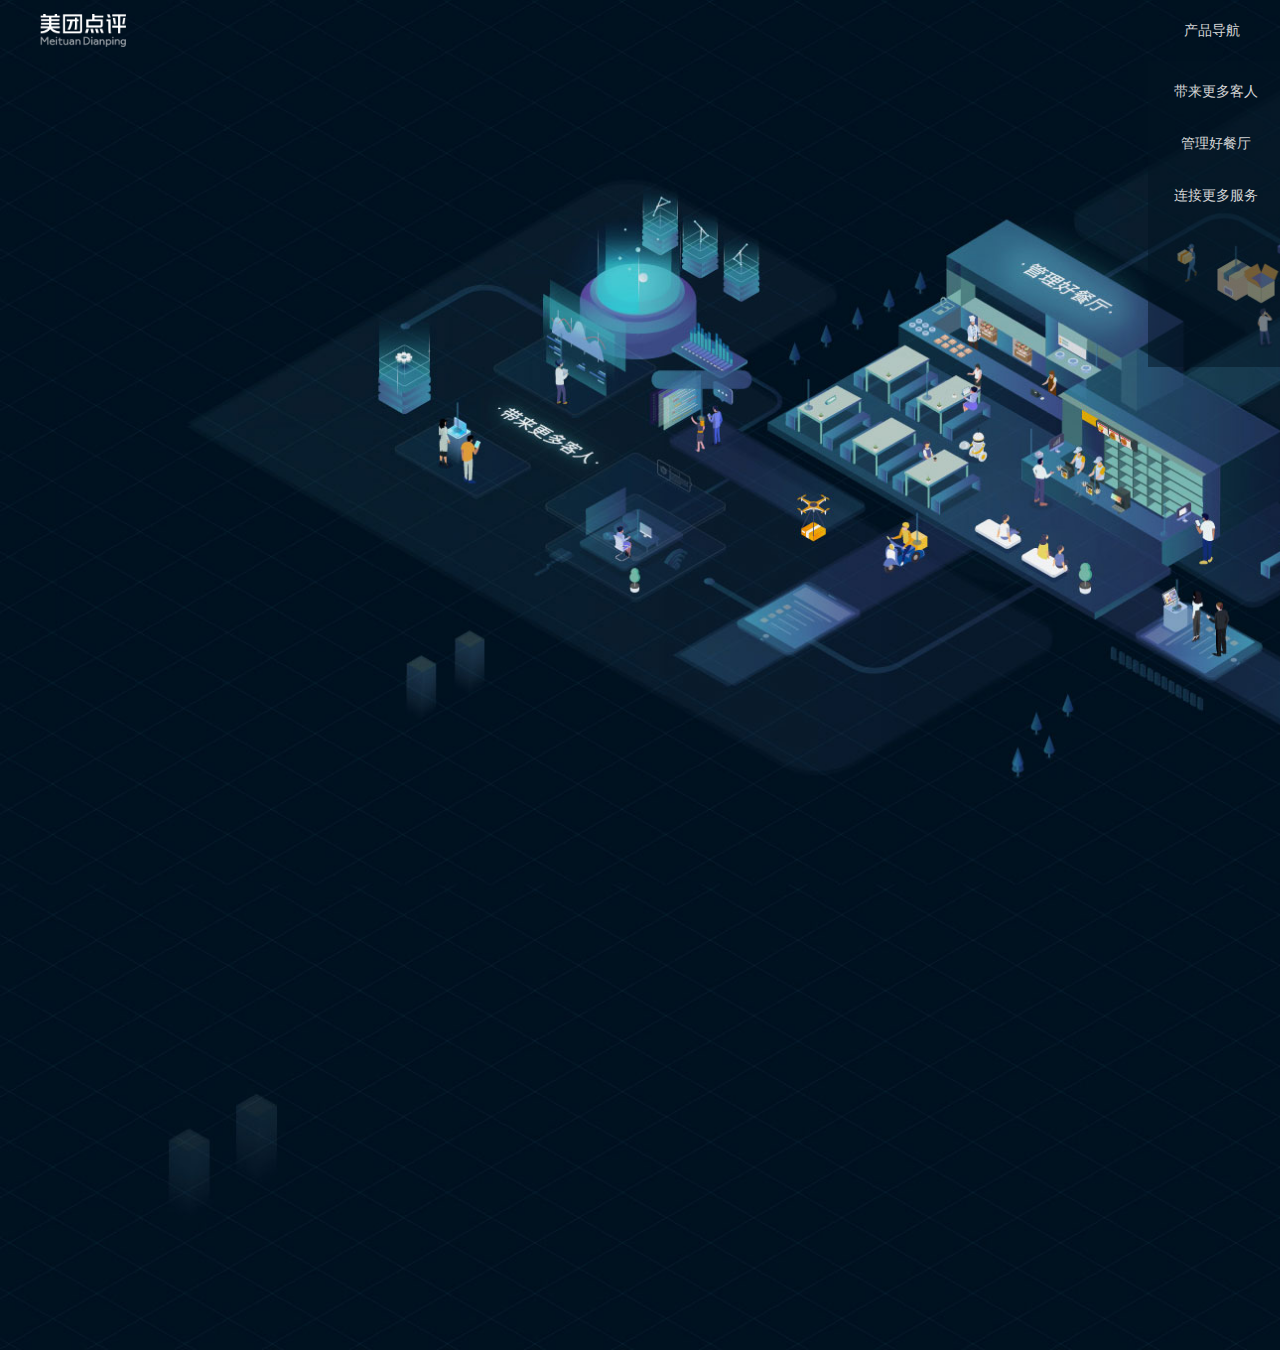
<file: 美团/canyin.html>
<!DOCTYPE html>
<html lang="en">

<head>
  <meta charset="UTF-8">
  <meta name="viewport" content="width=device-width, initial-scale=1.0">
  <meta http-equiv="X-UA-Compatible" content="ie=edge">
  <title>Document</title>
  <link rel="stylesheet" href="./css/reset/normalize.css">
  <link rel="stylesheet" href="./sass/canyin/sass.css">
  <link rel="stylesheet" href="./css/canyin.css">
</head>

<body>
  <!-- 1 介绍 intro -->
  <div class="intro">
    <div class="container">
      <!-- 头 -->
      <div class="intro-head">
        <!-- 头左 -->
        <div class="intro-hea-left">
          <img src="./images/canyin/intro-hea-left.png" alt="">
        </div>
        <!-- 头右 -->
        <div class="intro-hea-right">
          <div href="#" class="intro-hea-right-chan">
            <a href="#">产品导航</a>
            <div class="intro-hea-right-chan-div">
              <ul>
                <li>
                  <a href="#">带来更多客人</a>
                  <dl>
                    <dd>
                      <a href="#">美团旺铺宝</a>
                    </dd>
                    <dd>
                      <a href="#"> 美团推广通</a>
                    </dd>
                    <dd>
                      <a href="#">美团商户通</a>
                    </dd>
                    <dd>
                      <a href="#">美团全渠道会员</a>
                    </dd>
                    <dd>
                      <a href="#">美团外卖</a>
                    </dd>
                  </dl>
                </li>
                <li>
                  <a href="#">管理好餐厅</a>
                  <dl class="intro-hea-right-dl-guan">
                    <dd>
                      <a href="#">美团旺铺宝</a>
                    </dd>
                    <dd>
                      <a href="#"> 美团推广通</a>
                    </dd>
                    <dd>
                      <a href="#">美团商户通</a>
                    </dd>
                    <dd>
                      <a href="#">美团全渠道会员</a>
                    </dd>
                    <dd>
                      <a href="#">美团外卖</a>
                    </dd>
                  </dl>
                </li>
                <li>
                  <a href="#">连接更多服务</a>
                  <dl class="intro-hea-right-dl-lian">
                      <dd>
                        <a href="#">美团旺铺宝</a>
                      </dd>
                      <dd>
                        <a href="#"> 美团推广通</a>
                      </dd>
                      <dd>
                        <a href="#">美团商户通</a>
                      </dd>
                      <dd>
                        <a href="#">美团全渠道会员</a>
                      </dd>
                      <dd>
                        <a href="#">美团外卖</a>
                      </dd>
                    </dl>
                </li>
              </ul>
            </div>
          </div>
          <!-- <div href="#" class="intro-hea-right-can">
            <a href="#">餐饮学院</a>
          </div> -->
          <!-- <div href="#" class="intro-hea-right-geng">
            <a href="#">更多</a>
            <div class="intro-hea-right-chan-div">
              <li></li>
              <li></li>
            </div> -->
        </div>
      </div>

    </div>
  </div>

  </div>
  </div>
</body>

</html>
</file>
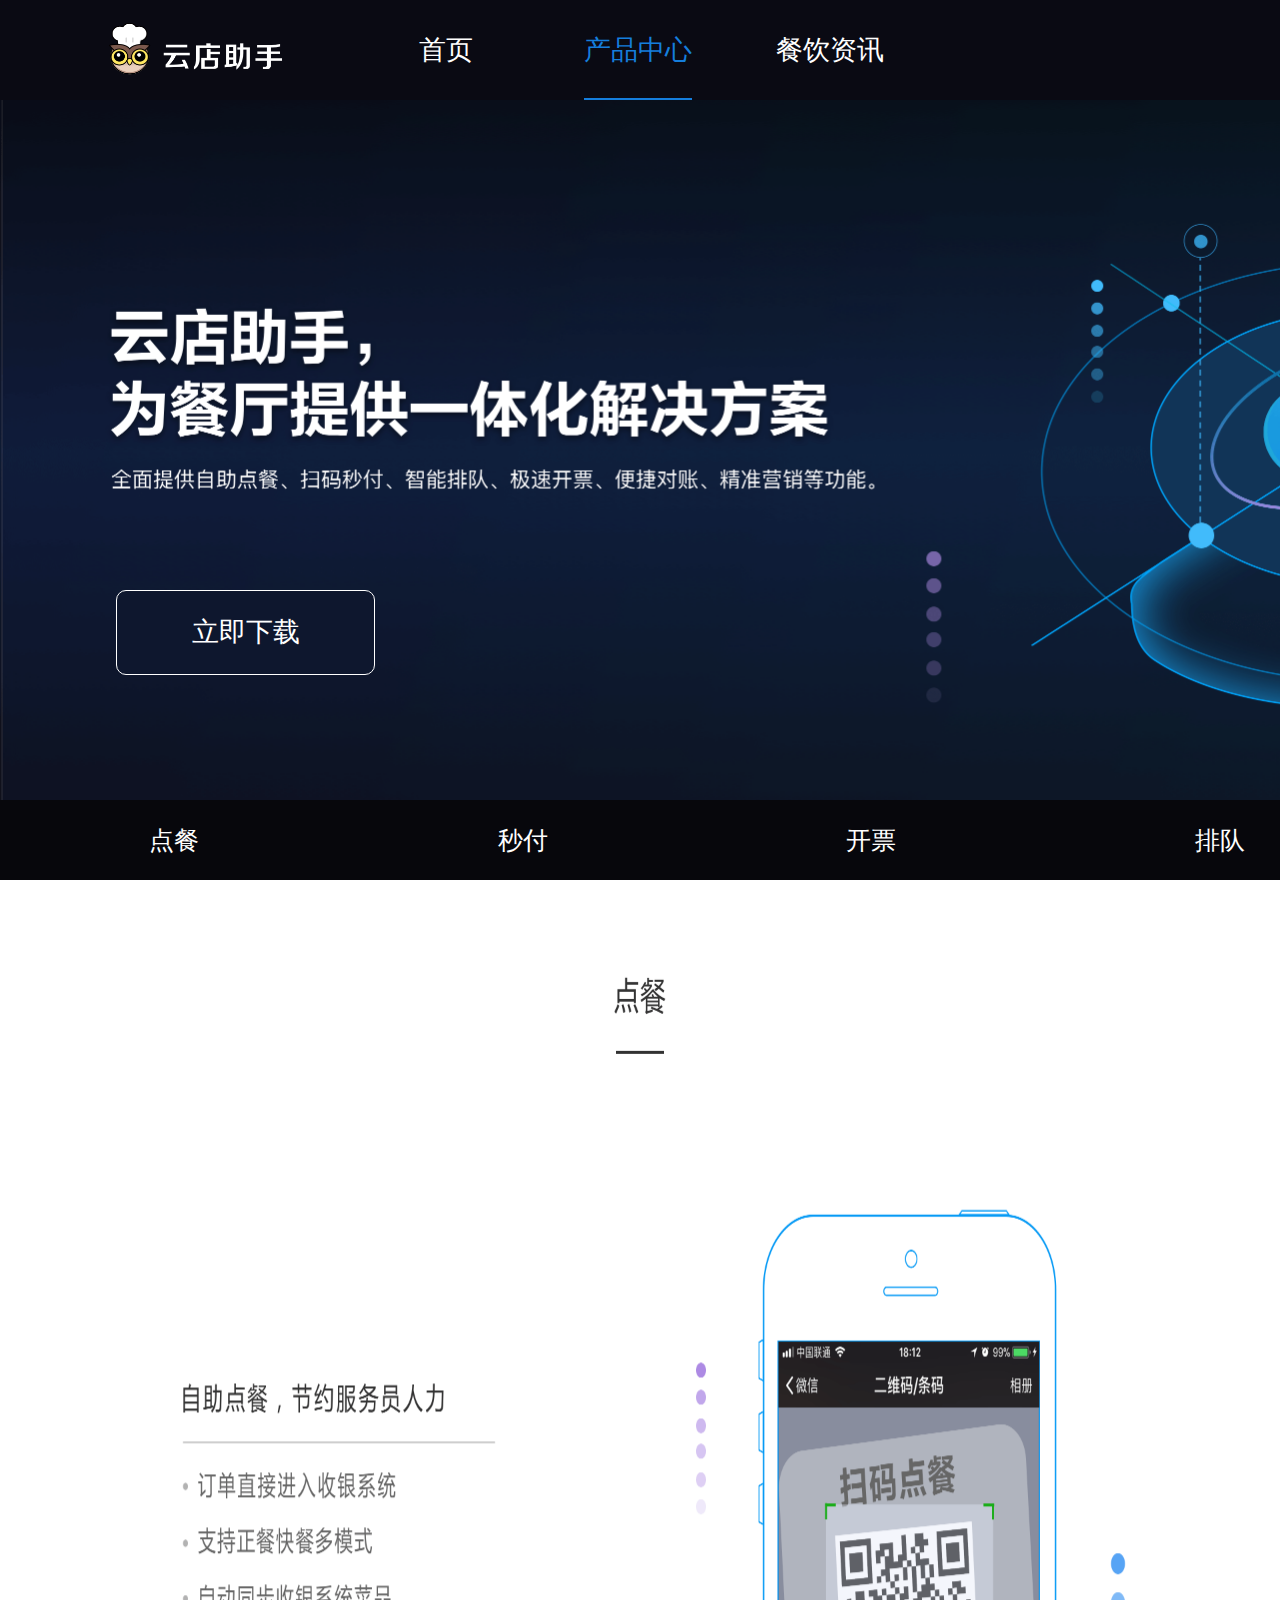
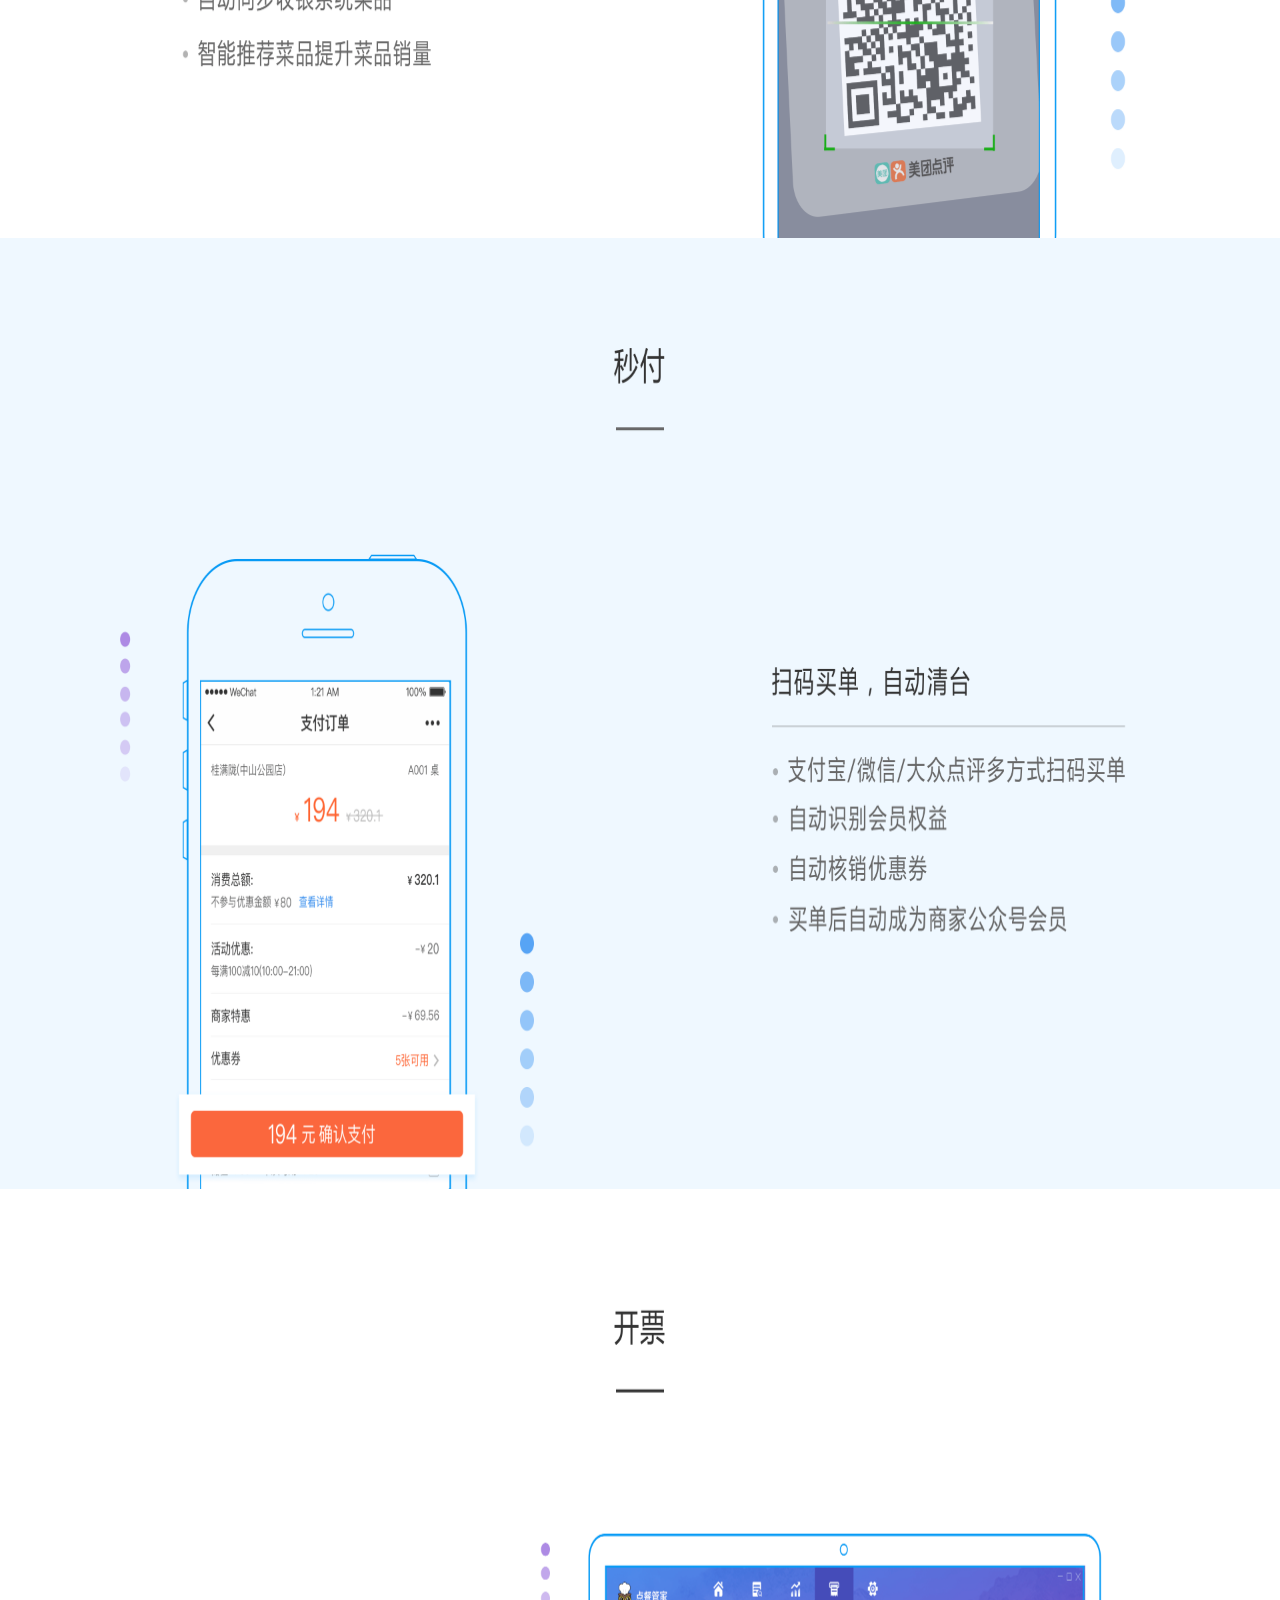
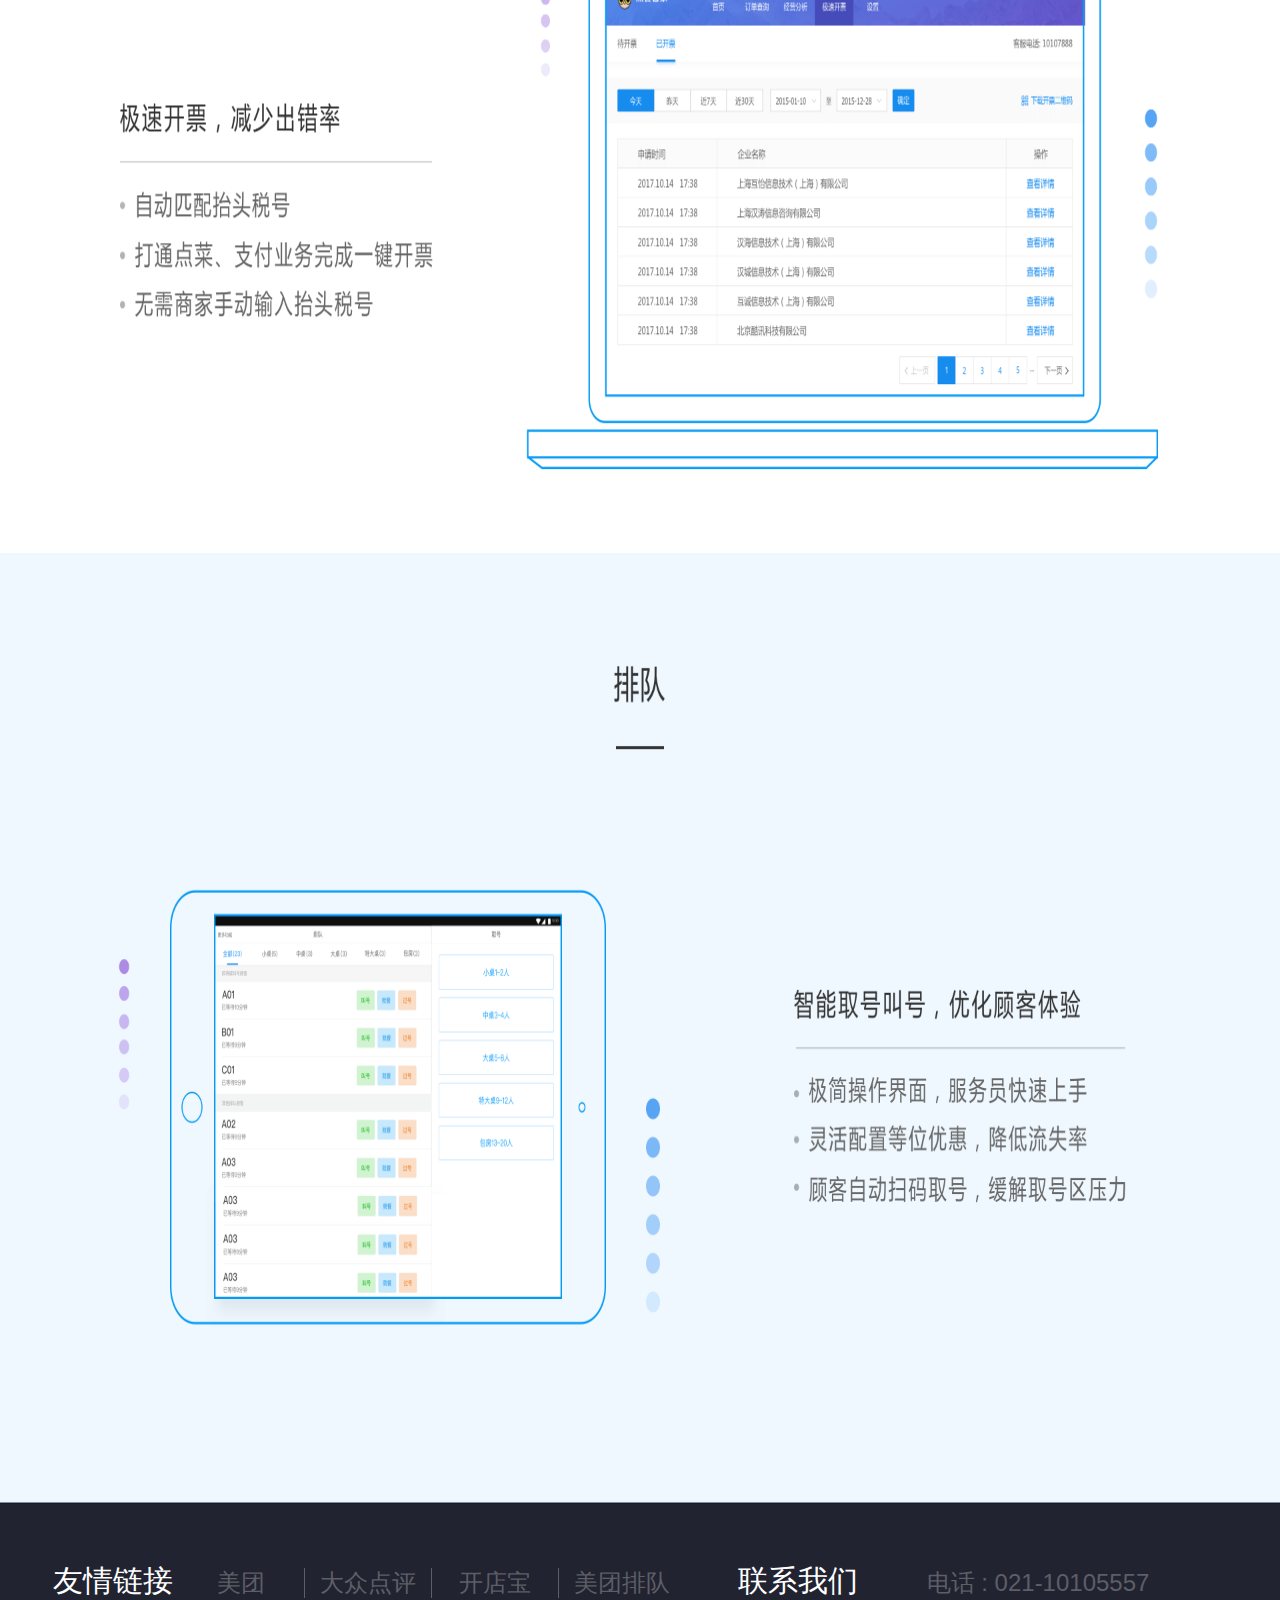
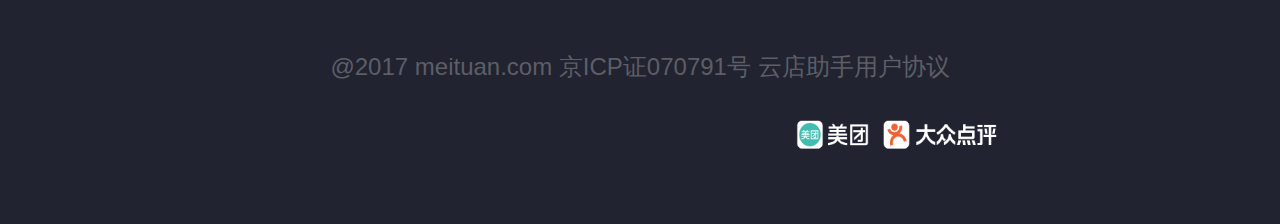
<file: 美团/chanpinzhongxin.html>
<!DOCTYPE html>
<html lang="en">

<head>
  <meta charset="UTF-8">
  <meta name="viewport" content="width=device-width, initial-scale=1.0">
  <meta http-equiv="X-UA-Compatible" content="ie=edge">
  <title> 扫码买单，自助点餐，扫码开票，美团网 </title>
  <link rel="stylesheet" href="./css/reset/normalize.css">
  <link rel="stylesheet" href="./sass/chanpinzhongxin/sass.css">
  <link rel="stylesheet" href="./css/chanpinzhongxin.css">
</head>

<body>
  <!-- 1 导航 nav -->
  <div class="nav">
    <ul>
      <li><a href="#">首页</a></li>
      <li><a href="#" class="nav-current">产品中心</a></li>
      <li><a href="#">餐饮资讯</a></li>
    </ul>
  </div>
  <!-- 2 下载 down -->
  <div class="down">
    <a class="down-download">
      <span>立即下载</span>
    </a>
  </div>
  <!-- 3  导航2 navi-->
  <div class="navi">
    <div class="navi-a">
      <a href="javascript:;" id="dian">点餐</a>
      <a href="javascript:;"  id="miao">秒付</a>
      <a href="javascript:;"  id="kai">开票</a>
      <a href="javascript:;"  id="pai">排队</a>
    </div>
  </div>

  <!-- 4 解决 点餐-->
  <div class="diancan">

  </div>

  <!--5 秒付 miaofu-->
  <div class="miaofu">

  </div>

  <!-- 6 开票 kaipiao -->
  <div class="kaipiao">

  </div>
  <!-- 6 排队 paidui -->
  <div class="paidui">

  </div>

  <!-- 7 底 bottom -->
  <div class="bottom">
    <div class="bottom-top">
      <div class="bottom-top-left">
        <span>友情链接</span>
        <ul>
          <li class="bottom-top-left-li"><a href="#">美团</a></li>
          <li class="bottom-top-left-li"><a href="#">大众点评</a></li>
          <li class="bottom-top-left-li"><a href="#">开店宝</a></li>
          <li class="bottom-top-left-li-last"><a href="#">美团排队</a></li>
        </ul>
      </div>
      <div class="bottom-top-right">
        <span>联系我们</span>
        <ul>
          <li><a href="#">电话 : 021-10105557</a></li>
        </ul>
      </div>
    </div>
    <p>@2017 meituan.com 京ICP证070791号 云店助手用户协议</p>
    <img src="./images/dianping/bottom-bottom.png" alt="">
  </div>
  <script src="./lib/jquery/jquery-3.4.1.min.js"></script>
  <script src="./js/chanpinzhongxin.js"></script>
</body>

</html>
</file>
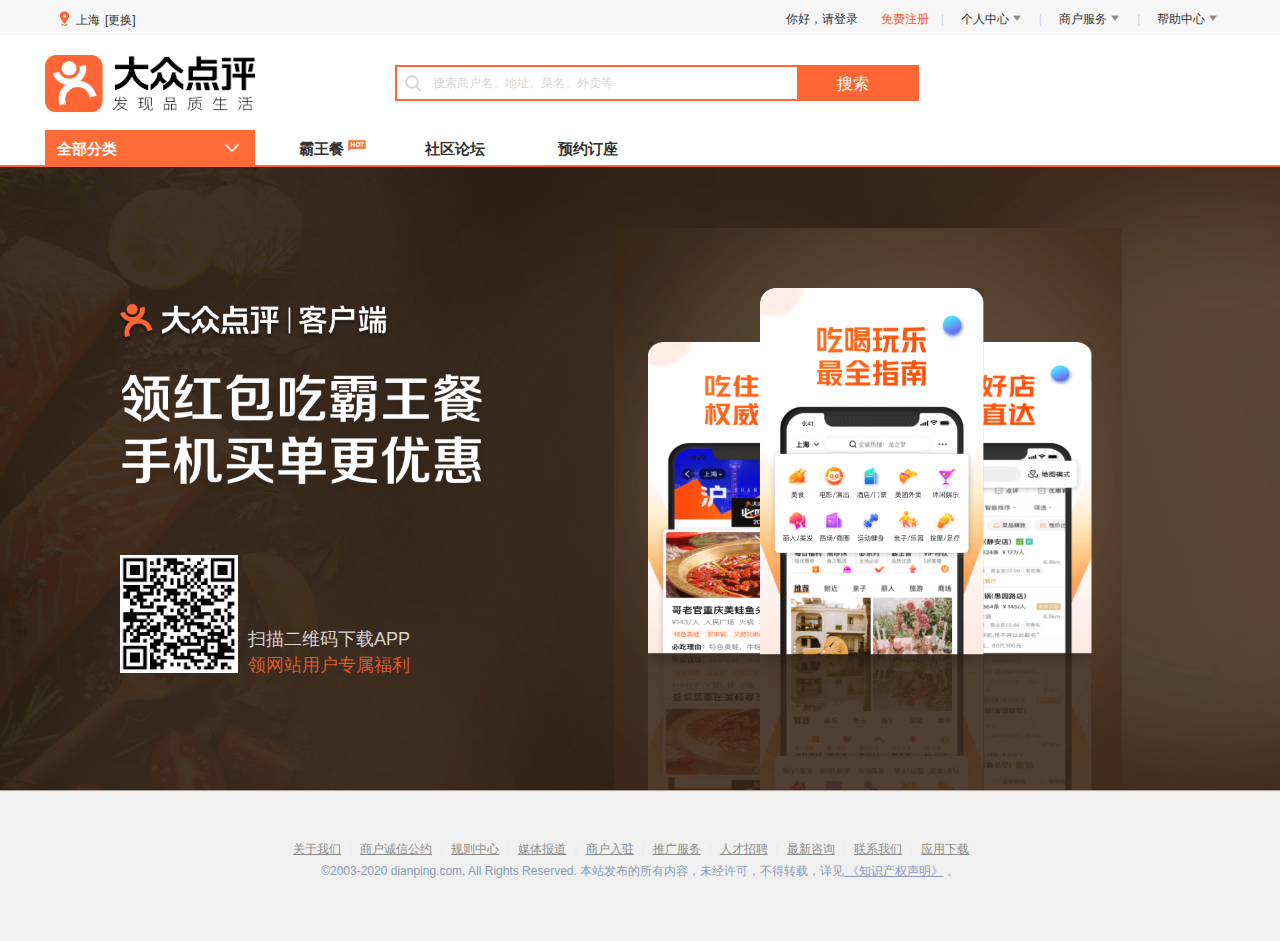
<file: 美团/dazhong.html>
<!DOCTYPE html>
<html lang="en">

<head>
  <meta charset="UTF-8">
  <meta name="viewport" content="width=device-width, initial-scale=1.0">
  <meta http-equiv="X-UA-Compatible" content="ie=edge">
  <title>【大众点评】客户端官方下载中心_大众点评APP最新版免费下载 - 大众点评网</title>
  <link rel="stylesheet" href="./css/reset/normalize.css">
  <link rel="stylesheet" href="./sass/dazhong/sass.css">
  <link rel="stylesheet" href="./css/dazhong.css">
</head>

<body>
  <!-- 1 导航 nav -->
  <div class="nav">
    <div class="container">
      <div class="nav-left">
        <span class="nav-icon"></span>
        <span class="nav-city">上海</span>
        <span class="nav-change">[更换]</span>
        <div id='nav-city'>
          <div class="nei">
            <p>国内城市</p>
            <a href="#" class="nav-city-current">上海</a>
            <a href="#">北京</a>
            <a href="#">广州</a>
            <a href="#">深圳</a>
            <a href="#">天津</a>
            <a href="#">杭州</a>
            <a href="#">南京</a>
            <a href="#">苏州</a>
            <a href="#">成都</a>
            <a href="#">武汉</a>
            <a href="#">重庆</a>
            <a href="#">西安</a>
          </div>
          <div class="wai">
            <p>国外城市</p>
            <a href="#">东京</a>
            <a href="#">首尔</a>
            <a href="#">曼谷</a>
            <a href="#">巴黎</a>
          </div>
          <div class="more">
            <a href="#">更多城市 ></a>
          </div>
        </div>
      </div>
      <div class="nav-right">
        <span class="nav-right-hi">
          <a href="#">你好，请登录</a>
          <a href="#" class="nav-right-hi-current">免费注册</a>
        </span>
        <span class="nav-right-fen">|</span>
        <div class="nav-right-ge nav-right-div">
          <a>个人中心</a>
          <i></i>
          <ul class="nav-right-ge-box">
            <li><a href="#">我的点评</a> </li>
            <li><a href="#">我的收藏</a> </li>
            <li><a href="#">我的团购</a> </li>
            <li><a href="#">我的部落</a> </li>
            <li><a href="#">我的订座</a> </li>
            <li><a href="#">我的设置</a> </li>
            <li><a href="#">酒店订单</a> </li>
          </ul>
        </div>
        <span class="nav-right-fen">|</span>
        <div class="nav-right-shang nav-right-div">
          <a href="#">商户服务</a>
          <i></i>
          <ul class="nav-right-shang-box">
            <li><a href="#">商户中心</a> </li>
            <li><a href="#">商户合作</a> </li>
            <li><a href="#">招募餐饮代理</a> </li>
            <li><a href="#">招募非餐饮代理</a> </li>
            <li><a href="#">餐饮商户中心</a> </li>
          </ul>
        </div>
        <span class="nav-right-fen">|</span>
        <div class="nav-right-bang nav-right-div">
          <a href="#">帮助中心</a>
          <i></i>
          <ul class="nav-right-bang-box">
            <li><a href="#">平台规则</a> </li>
            <li><a href="#">联系客服</a> </li>
          </ul>
        </div>

      </div>
    </div>
  </div>
  <!-- 2 头 head-->
  <div class="head">
    <div class="container">
      <div class="head-top">
        <div class="head-top-left">
        </div>
        <div class="head-top-right">
          <i class="head-top-right-i"></i>
          <input type="text" placeholder="搜索商户名、地址、菜名、外卖等">
          <span class="head-top-right-sou">搜索</span>
        </div>
      </div>
      <div class="head-bottom">
        <div class="head-bottom-left">
          <span class="head-bottom-left-quan">全部分类</span>
          <i class="head-bottom-left-i">
          </i>
          <!-- 全部分类下面的小盒子 -->
          <div class="head-bottom-left-box">
            <ul>
              <li>
                <a href="#" class="fir">美食</a>
                <a href="#">火锅</a>
                <a href="#">面包甜点</a>
                <!-- li下面的盒子 -->
                <div class="head-bottom-li-box">
                  <div class="head-bottom-li-box-titlie">
                    <span class="li-box-titlie-cai">菜系</span>
                    <span class="li-box-titlie-more">更多></span>
                  </div>
                  <div class="head-bottom-li-box-body">
                    <a href="#">火锅</a>
                    <a href="#">本帮江浙菜</a>
                    <a href="#">日本菜</a>
                    <a href="#">面包甜点</a>
                    <a href="#">咖啡厅</a>
                    <a href="#">自助餐</a>
                    <a href="#">小吃快餐</a>
                    <a href="#">西餐</a>
                    <a href="#">韩国料理</a>
                    <a href="#">粤菜</a>
                    <a href="#">烧烤</a>
                    <a href="#">东南亚菜</a>
                    <a href="#">川菜</a>
                    <a href="#">素菜</a>
                    <a href="#">东北菜</a>
                    <a href="#">湘菜</a>
                    <a href="#">云南菜</a>
                    <a href="#">新疆菜</a>
                    <a href="#">海鲜</a>
                    <a href="#">西北菜</a>
                    <a href="#">蟹宴</a>
                    <a href="#">台湾菜</a>
                    <a href="#">贵州菜</a>
                    <a href="#">面馆</a>
                    <a href="#">小龙虾</a>
                    <a href="#">江西菜</a>
                    <a href="#">家常菜</a>
                    <a href="#">其他</a>
                  </div>
                  <div class="head-bottom-li-box-titlie">
                    <span class="li-box-titlie-cai">热门推荐</span>
                  </div>
                  <div class="head-bottom-li-box-body">
                    <a href="#">刺身</a>
                    <a href="#">红烧肉</a>
                    <a href="#">牛排</a>
                    <a href="#">烤鱼</a>
                    <a href="#">三文鱼</a>
                    <a href="#">意大利面</a>
                  </div>
                </div>
              </li>
              <li>
                <a href="#" class="fir">休闲娱乐</a>
                <a href="#">足疗</a>
                <a href="#">KTV</a>
                <!-- li下面的盒子 -->
                <div class="head-bottom-li-box  head-bottom-li-box-xiu">
                  <div class="head-bottom-li-box-titlie">
                    <span class="li-box-titlie-cai">足疗洗浴</span>
                  </div>
                  <div class="head-bottom-li-box-body">
                    <a href="#">足疗按摩</a>
                    <a href="#"> 洗浴/汗蒸</a>
                  </div>
                  <div class="head-bottom-li-box-titlie">
                    <span class="li-box-titlie-cai">玩乐</span>
                  </div>
                  <div class="head-bottom-li-box-body">
                    <a href="#">KTV</a>
                    <a href="#">酒吧</a>
                    <a href="#">密室逃脱</a>
                    <a href="#">轰趴馆</a>
                    <a href="#">茶馆</a>
                    <a href="#">私人影院</a>
                    <a href="#">网吧网咖</a>
                    <a href="#">DIY手工坊</a>
                    <a href="#">采摘/农家乐</a>
                    <a href="#">文化艺术</a>
                    <a href="#">游乐游艺</a>
                    <a href="#">VR</a>
                    <a href="#">桌游</a>
                    <a href="#">团建拓展</a>
                    <a href="#">棋牌室</a>
                    <a href="#">桌球馆</a>
                  </div>
                </div>
              </li>
              <li>
                <a href="#" class="fir">结婚</a>
                <a href="#">婚纱摄影</a>
                <a href="#">婚礼策划</a>
                <!-- li下面的盒子 -->
                <div class="head-bottom-li-box  head-bottom-li-box-jie">
                  <div class="head-bottom-li-box-titlie">
                    <span class="li-box-titlie-cai">结婚</span>
                    <span class="li-box-titlie-more">更多></span>

                  </div>
                  <div class="head-bottom-li-box-body">
                    <a href="#">婚纱摄影</a>
                    <a href="#">婚宴</a>
                    <a href="#">婚礼策划</a>
                    <a href="#">婚纱礼服</a>
                    <a href="#">西服定制</a>
                    <a href="#">婚戒首饰</a>
                    <a href="#">彩妆造型</a>
                    <a href="#">司仪主持</a>
                    <a href="#">婚礼跟拍</a>
                    <a href="#">婚车租赁</a>
                    <a href="#">婚礼小商品</a>
                    <a href="#">个性写真</a>
                    <a href="#">更多婚礼服务</a>
                    <a href="#">婚房装修</a>
                  </div>
                </div>
              </li>
              <li>
                <a href="#" class="fir">电影演出赛事</a>
                <a href="#">电影院</a>
                <!-- li下面的盒子 -->
                <div class="head-bottom-li-box head-bottom-li-box-dian">
                  <div class="head-bottom-li-box-titlie">
                    <span class="li-box-titlie-cai">电影</span>
                  </div>
                  <div class="head-bottom-li-box-body">
                    <a href="#">电影院</a>
                  </div>
                  <div class="head-bottom-li-box-titlie">
                    <span class="li-box-titlie-cai">演出赛事</span>
                  </div>
                  <div class="head-bottom-li-box-body">
                    <a href="#">演出场馆</a>
                    <a href="#">剧场/影院</a>
                    <a href="#">音乐厅/礼堂</a>
                    <a href="#">艺术中心/文化广场</a>
                    <a href="#">热门演出</a>
                    <a href="#">赛事展览</a>
                    <a href="#">其他电影演出赛事</a>
                  </div>
                </div>
              </li>
              <li>
                <a href="#" class="fir">丽人</a>
                <a href="#">美发</a>
                <a href="#">医学美容</a>
                <!-- li下面的盒子 -->
                <div class="head-bottom-li-box head-bottom-li-box-li">
                  <div class="head-bottom-li-box-titlie">
                    <span class="li-box-titlie-cai">丽人</span>
                    <span class="li-box-titlie-more">更多></span>
                  </div>
                  <div class="head-bottom-li-box-body">
                    <a href="#">美发</a>
                    <a href="#">美甲美睫</a>
                    <a href="#">美容／SPA</a>
                    <a href="#">养发</a>
                    <a href="#">瘦身纤体</a>
                    <a href="#">瑜伽</a>
                    <a href="#">舞蹈</a>
                    <a href="#">韩式定妆</a>
                    <a href="#">祛痘</a>
                    <a href="#">纹身</a>
                    <a href="#">化妆品</a>
                    <a href="#">产后塑形</a>
                  </div>
                  <div class="head-bottom-li-box-titlie">
                    <span class="li-box-titlie-cai">医学美容</span>
                    <span class="li-box-titlie-more">更多></span>

                  </div>
                  <div class="head-bottom-li-box-body">
                    <a href="#">水光补水</a>
                    <a href="#">瘦脸</a>
                    <a href="#">抗衰老</a>
                    <a href="#">双眼皮</a>
                    <a href="#">双眼皮</a>
                    <a href="#">美白嫩肤</a>
                    <a href="#">除皱瘦脸</a>
                    <a href="#">白瓷娃娃</a>
                    <a href="#">隆鼻</a>
                    <a href="#">超声刀</a>
                    <a href="#">冷冻溶脂</a>
                    <a href="#">自体脂肪填充</a>
                    <a href="#">激光溶脂</a>
                    <a href="#">黑脸娃娃</a>
                    <a href="#">热玛吉</a>
                    <a href="#">开眼角</a>
                  </div>
                </div>
              </li>
              <li>
                <a href="#" class="fir">酒店</a>
                <a href="#">五星/豪华</a>
                <a href="#">经济连锁</a>
                <!-- li下面的盒子 -->
                <div class="head-bottom-li-box head-bottom-li-box-jiu">
                  <div class="head-bottom-li-box-titlie">
                    <span class="li-box-titlie-cai">高端酒店</span>
                    <span class="li-box-titlie-more">更多></span>
                  </div>
                  <div class="head-bottom-li-box-body">
                    <a href="#">五星级/豪华型</a>
                    <a href="#">四星级/高档型</a>
                  </div>
                  <div class="head-bottom-li-box-titlie">
                    <span class="li-box-titlie-cai">性价比</span>
                    <span class="li-box-titlie-more">更多></span>
                  </div>
                  <div class="head-bottom-li-box-body">
                    <a href="#">三星级/舒适型</a>
                    <a href="#">经济连锁</a>
                  </div>
                  <div class="head-bottom-li-box-titlie">
                    <span class="li-box-titlie-cai">特色酒店</span>
                    <span class="li-box-titlie-more">更多></span>
                  </div>
                  <div class="head-bottom-li-box-body">
                    <a href="#">情侣酒店</a>
                    <a href="#">青年旅社</a>
                    <a href="#">客栈</a>
                  </div>
                </div>
              </li>
              <li>
                <a href="#" class="fir">亲子</a>
                <a href="#">亲子摄影</a>
                <a href="#">早教中心</a>
                <!-- li下面的盒子 -->
                <div class="head-bottom-li-box head-bottom-li-box-qin">
                  <div class="head-bottom-li-box-titlie">
                    <span class="li-box-titlie-cai">亲子摄影</span>
                    <span class="li-box-titlie-more">更多></span>
                  </div>
                  <div class="head-bottom-li-box-body">
                    <a href="#">儿童摄影</a>
                    <a href="#">孕妇写真</a>
                    <a href="#">满月照</a>
                    <a href="#">百天照</a>
                    <a href="#">上门拍</a>
                    <a href="#">全家福</a>
                  </div>
                  <div class="head-bottom-li-box-titlie">
                    <span class="li-box-titlie-cai">亲子游乐</span>
                    <span class="li-box-titlie-more">更多></span>
                  </div>
                  <div class="head-bottom-li-box-body">
                    <a href="#">儿童乐园</a>
                    <a href="#">婴儿游泳</a>
                    <a href="#">亲子活动</a>
                    <a href="#">亲子会所</a>
                    <a href="#">儿童运动馆</a>
                  </div>
                  <div class="head-bottom-li-box-titlie">
                    <span class="li-box-titlie-cai">幼儿教育</span>
                    <span class="li-box-titlie-more">更多></span>
                  </div>
                  <div class="head-bottom-li-box-body">
                    <a href="#">早教中心</a>
                    <a href="#">幼儿外语</a>
                    <a href="#">幼儿才艺</a>
                    <a href="#">幼儿园</a>
                    <a href="#">托班/托儿所</a>
                        
                  </div>
                  <div class="head-bottom-li-box-titlie">
                    <span class="li-box-titlie-cai">孕产护理</span>
                    <span class="li-box-titlie-more">更多></span>
                  </div>
                  <div class="head-bottom-li-box-body">
                    <a href="#">月子会所</a>
                    <a href="#">月嫂/育儿嫂</a>
                    <a href="#">开奶催乳</a>
                  </div>
                </div>
              </li>
              <li>
                <a href="#" class="fir">周边游</a>
                <a href="#">周边游</a>
                <a href="#">水上娱乐</a>
                <!-- li下面的盒子 -->
                <div class="head-bottom-li-box head-bottom-li-box-zhou">
                  <div class="head-bottom-li-box-titlie">
                    <span class="li-box-titlie-cai">周边玩乐</span>
                  </div>
                  <div class="head-bottom-li-box-body">
                    <a href="#">展馆展览</a>
                    <a href="#">采摘/农家乐</a>
                    <a href="#">温泉</a>
                    <a href="#">动植物园</a>
                    <a href="#">水上娱乐</a>
                    <a href="#">滑雪</a>
                    <a href="#">景点</a>
                    <a href="#">旅游其他</a>
                  </div>
                </div>
              </li>
              <li>
                <a href="#" class="fir">运动健身</a>
                <a href="#">健身中心</a>
                <!-- li下面的盒子 -->
                <div class="head-bottom-li-box head-bottom-li-box-yun">
                  <div class="head-bottom-li-box-titlie ">
                    <span class="li-box-titlie-cai">专业健身</span>
                    <span class="li-box-titlie-more">更多></span>
                  </div>
                  <div class="head-bottom-li-box-body">
                    <a href="#">健身中心</a>
                    <a href="#">武术场馆</a>
                    <a href="#">火锅</a>

          x   
                  </div>
                  <div class="head-bottom-li-box-titlie">
                    <span class="li-box-titlie-cai">休闲运动</span>
                  </div>
                  <div class="head-bottom-li-box-body">
                    <a href="#">羽毛球馆</a>
                    <a href="#">溜冰场</a>
                    <a href="#">射箭馆</a>
                    <a href="#">篮球场</a>
                    <a href="#">桌球馆</a>
                    <a href="#">网球场</a>
                    <a href="#">攀岩馆</a>
                    <a href="#">乒乓球馆</a>
                    <a href="#">足球场</a>
                    <a href="#">高尔夫场</a>
                    <a href="#">保龄球馆</a>
                    <a href="#">体育场馆</a>
                    <a href="#">壁球馆</a>
                    <a href="#">更多运动</a>
                  </div>
                </div>
              </li>
              <li>
                <a href="#" class="fir">购物</a>
                <a href="#">综合商场</a>
                <a href="#">服饰鞋包</a>
                <!-- li下面的盒子 -->
                <div class="head-bottom-li-box head-bottom-li-box-gou">
                  <div class="head-bottom-li-box-titlie">
                    <span class="li-box-titlie-cai">购物</span>
                    <span class="li-box-titlie-more">更多></span>
                  </div>
                  <div class="head-bottom-li-box-body">
                    <a href="#">综合商场</a>
                    <a href="#">服饰鞋包</a>
                    <a href="#">运动户外</a>
                    <a href="#">珠宝饰品</a>
                  </div>
              </li>
              <li>
                <a href="#" class="fir">家装</a>
                <a href="#">装修设计</a>
                <a href="#">定制家居</a>
                <!-- li下面的盒子 -->

                <div class="head-bottom-li-box head-bottom-li-box-jia">
                  <div class="head-bottom-li-box-titlie">
                    <span class="li-box-titlie-cai">装修设计</span>
                    <span class="li-box-titlie-more">更多></span>
                  </div>
                  <div class="head-bottom-li-box-body">
                    <a href="#">装修公司</a>
                    <a href="#">装修美图</a>
                    <a href="#">装修资讯</a>
                  </div>
                  <div class="head-bottom-li-box-titlie">
                    <span class="li-box-titlie-cai">定制家居</span>
                  </div>
                  <div class="head-bottom-li-box-body">
                    <a href="#">全屋定制</a>
                    <a href="#">家具定制</a>
                    <a href="#">橱柜</a>
                  </div>
                  <div class="head-bottom-li-box-titlie">
                    <span class="li-box-titlie-cai">装修建材</span>
                  </div>
                  <div class="head-bottom-li-box-body">
                    <a href="#">地板</a>
                    <a href="#">瓷砖石材</a>
                    <a href="#">厨卫洁具</a>
                    <a href="#">灯饰照明</a>
                    <a href="#">油漆涂料</a>
                    <a href="#">集成吊顶</a>
                  </div>
                  <div class="head-bottom-li-box-titlie">
                    <span class="li-box-titlie-cai">家具家居</span>
                  </div>
                  <div class="head-bottom-li-box-body">
                    <a href="#">成品家具</a>
                    <a href="#">床品家纺</a>
                    <a href="#">窗帘</a>
                    <a href="#">家饰餐厨</a>
                    <a href="#">智能家居</a>
                    <a href="#">家用电器</a>
                  </div>
                  <div class="head-bottom-li-box-titlie">
                    <span class="li-box-titlie-cai">家装卖场</span>
                  </div>
                  <div class="head-bottom-li-box-body">
                    <a href="#">建材卖场</a>
                    <a href="#">家居卖场</a>
                    <a href="#">灯饰卖场</a>
                  </div>
                </div>
              </li>
              <li>
                <a href="#" class="fir">学习培训</a>
                <a href="#">外语</a>
                <a href="#">音乐</a>
                <!-- li下面的盒子 -->
                <div class="head-bottom-li-box head-bottom-li-box-xue">
                  <div class="head-bottom-li-box-titlie">
                    <span class="li-box-titlie-cai">外语留学</span>
                  </div>
                  <div class="head-bottom-li-box-body">
                    <a href="#">英语</a>
                    <a href="#">日语</a>
                    <a href="#">韩语</a>
                    <a href="#">雅思托福</a>
                    <a href="#">留学申请</a>
                    <a href="#">其他外语</a>

                  </div>
                  <div class="head-bottom-li-box-titlie">
                    <span class="li-box-titlie-cai">艺术兴趣</span>
                  </div>
                  <div class="head-bottom-li-box-body">
                    <a href="#">绘画</a>
                    <a href="#">西洋乐器</a>
                    <a href="#">书法</a>
                    <a href="#">乐理声乐</a>
                    <a href="#">民族乐器</a>
                    <a href="#">兴趣生活</a>
                    <a href="#">花艺</a>
                  </div>
                  <div class="head-bottom-li-box-titlie">
                    <span class="li-box-titlie-cai">职业技术</span>
                  </div>
                  <div class="head-bottom-li-box-body">
                    <a href="#">美容化妆</a>
                    <a href="#">会计</a>
                    <a href="#">厨艺</a>
                    <a href="#">IT</a>
                    <a href="#">其他职业技术</a>
                     
                  </div>
                  <div class="head-bottom-li-box-titlie">
                    <span class="li-box-titlie-cai">升学辅导</span>
                  </div>
                  <div class="head-bottom-li-box-body">
                    <a href="#">全部升学辅导</a>
                    <a href="#">艺考</a>
                  </div>
                </div>
              </li>
              <li>
                <a href="#" class="fir">生活服务</a>
                <a href="#">快照</a>
                <a href="#">家政</a>
                <!-- li下面的盒子 -->
                <div class="head-bottom-li-box head-bottom-li-box-sheng">
                  <div class="head-bottom-li-box-titlie">
                    <span class="li-box-titlie-cai">生活服务</span>
                  </div>
                  <div class="head-bottom-li-box-body">
                    <a href="#">快照冲印</a>
                    <a href="#">文印图文</a>
                    <a href="#">搬家运输</a>
                    <a href="#">生活配送</a>
                    <a href="#">家政服务</a>
                    <a href="#">洗涤护理</a>
                    <a href="#">生活缴费</a>
                    <a href="#">社区服务</a>
                    <a href="#">成人用品</a>
                  </div>
                  <div class="head-bottom-li-box-titlie">
                    <span class="li-box-titlie-cai">维修回收</span>
                  </div>
                  <div class="head-bottom-li-box-body">
                    <a href="#">家电数码维修</a>
                    <a href="#">居家维修</a>
                    <a href="#">回收</a>
                  </div>
                  <div class="head-bottom-li-box-titlie">
                    <span class="li-box-titlie-cai">周边设施</span>
                  </div>
                  <div class="head-bottom-li-box-body">
                    <a href="#">通信营业厅</a>
                    <a href="#">售票点</a>
                    <a href="#">银行</a>
                    <a href="#">交通</a>
                    <a href="#">房屋地产</a>
                    <a href="#">政府机构</a>
                    <a href="#">丧葬</a>

                  </div>
                  <div class="head-bottom-li-box-titlie">
                    <span class="li-box-titlie-cai">商业服务</span>
                  </div>
                  <div class="head-bottom-li-box-body">
                    <a href="#">律师服务</a>
                    <a href="#">财务服务</a>
                    <a href="#">金融</a>
                    <a href="#">文化传媒</a>
                  </div>
                </div>
              </li>
              <li>
                <a href="#" class="fir">医疗健康</a>
                <a href="#">齿科</a>
                <a href="#">体检中心</a>
                <!-- li下面的盒子 -->
                <div class="head-bottom-li-box head-bottom-li-box-yi">
                  <div class="head-bottom-li-box-titlie">
                    <span class="li-box-titlie-cai">医疗健康</span>
                  </div>
                  <div class="head-bottom-li-box-body">
                    <a href="#">口腔齿科</a>
                    <a href="#">体检中心</a>
                    <a href="#">医院</a>
                    <a href="#">药店</a>
                    <a href="#">中医</a>
                    <a href="#">宠物医院</a>
                    <a href="#">整形</a>
                    <a href="#">妇幼医院</a>
                    <a href="#">其他医疗</a>
                  </div>
                </div>
              </li>
              <li>
                <a href="#" class="fir">爱车</a>
                <a href="#">美容洗车</a>
                <a href="#">维修保养</a>
                <!-- li下面的盒子 -->
                <div class="head-bottom-li-box head-bottom-li-box-ai">
                  <div class="head-bottom-li-box-titlie">
                    <span class="li-box-titlie-cai">爱车</span>
                    <span class="li-box-titlie-more">更多></span>
                  </div>
                  <div class="head-bottom-li-box-body">
                    <a href="#">美容洗车</a>
                    <a href="#">维修保养</a>
                    <a href="#">摩托车</a>
                    <a href="#">加油站</a>
                    <a href="#">停车场</a>
                    <a href="#">汽车租赁</a>
                    <a href="#">4S店／汽车销售</a>
                    <a href="#">配件／车饰</a>
                    <a href="#">交警队</a>
                    <a href="#">汽车保险</a>
                    <a href="#">年检站</a>
                  </div>
                </div>
              </li>
              <li>
                <a href="#" class="fir">宠物</a>
                <a href="#">宠物店</a>
                <a href="#">宠物医院</a>
                <!-- li下面的盒子 -->
                <div class="head-bottom-li-box head-bottom-li-box-chong">
                  <div class="head-bottom-li-box-titlie">
                    <span class="li-box-titlie-cai">宠物</span>
                    <span class="li-box-titlie-more">更多></span>
                  </div>
                  <div class="head-bottom-li-box-body">
                    <a href="#">宠物店</a>
                    <a href="#">宠物医院</a>
                     
                  </div>
                </div>
              </li>
            </ul>
          </div>
        </div>
        <div class="head-bottom-right">
          <span class="head-bottom-right-hot">
            <a href="#">霸王餐</a>
            <i class="head-bottom-right-hot-i"></i>
          </span>
          <span>
            <a href="#">社区论坛</a>
          </span>
          <span>
            <a href="#">预约订座</a>
          </span>
        </div>
      </div>
    </div>

  </div>
  <!-- 3 中间 center -->
  <div class="center">
    <div class="container">
      <div class="center-left">
        <img src="./images/dazhong/center-ke.png" alt="" class="center-ke">
        <img src="./images/dazhong/center-ling.png" alt="" class="center-ling">
        <div class="center-left-bottom">
          <div class="center-er">

          </div>
          <div class="venter-p">

            <p class="center-p-sao">扫描二维码下载APP</p>
            <p class="center-p-ling">领网站用户专属福利</p>
          </div>



        </div>
      </div>
      <div class="center-right">
        <!-- <div id="focus_Box">
          <span class="prev">&nbsp;</span>
          <span class="next">&nbsp;</span>
          <ul>
            <li style="display: block; width: 224px; height: 732px; top: 84px; left: 28px; z-index: 1;">
              <img width="224" height="732" src="//www.dpfile.com/app/app-pc-download-page/static/i/slide0.png"
                style="height: 622px; opacity: 1;">
            </li>
            <li style="display: block; width: 224px; height: 732px; top: 54px; left: 28px; z-index: 2;">
              <img width="224" height="732" src="//www.dpfile.com/app/app-pc-download-page/static/i/slide2.png"
                style="opacity: 1; height: 622px;">
            </li>
            <li style="display: block; width: 224px; height: 732px; top: 0px; left: 140px; z-index: 3;">
              <img width="224" height="732" src="//www.dpfile.com/app/app-pc-download-page/static/i/slide3.png"
                style="opacity: 1; height: 732px;">
            </li>
            <li style="display: block; width: 224px; height: 732px; top: 54px; left: 248px; z-index: 2;">
              <img width="224" height="732" src="//www.dpfile.com/app/app-pc-download-page/static/i/slide4.png"
                style="opacity: 1; height: 622px;">
            </li>
            <li style="display: block; width: 224px; height: 732px; top: 84px; left: 248px; z-index: 1;">
              <img width="224" height="732" src="//www.dpfile.com/app/app-pc-download-page/static/i/slide1.png"
                style="opacity: 1; height: 622px;">
            </li>
          </ul>
        </div> -->
        <img src="./images/dazhong/lunbo.png" alt=""> 
      </div>
    </div>
  </div>
  <!-- 4 底 foot -->
  <div class="foot">
    <div class="container">
      <ul>
        <li><a href="#">关于我们</a></li><span>|</span>
        <li><a href="#">商户诚信公约</a></li><span>|</span>
        <li><a href="#">规则中心</a></li><span>|</span>
        <li><a href="#">媒体报道</a></li><span>|</span>
        <li><a href="#">商户入驻</a></li><span>|</span>
        <li><a href="#">推广服务</a></li><span>|</span>
        <li><a href="#">人才招聘</a></li><span>|</span>
        <li><a href="#">最新咨询</a></li><span>|</span>
        <li><a href="#">联系我们</a></li><span>|</span>
        <li><a href="#">应用下载</a></li>
      </ul>
      <p class="foot-p">©2003-2020 dianping.com, All Rights Reserved. 本站发布的所有内容，未经许可，不得转载，详见<a href="#"> 《知识产权声明》</a> 。
      </p>
    </div>
  </div>
  <script src="./lib/jquery/jquery-3.4.1.min.js"></script>
  <script src="./js/dazhong.js"></script>
</body>

</html>
</file>
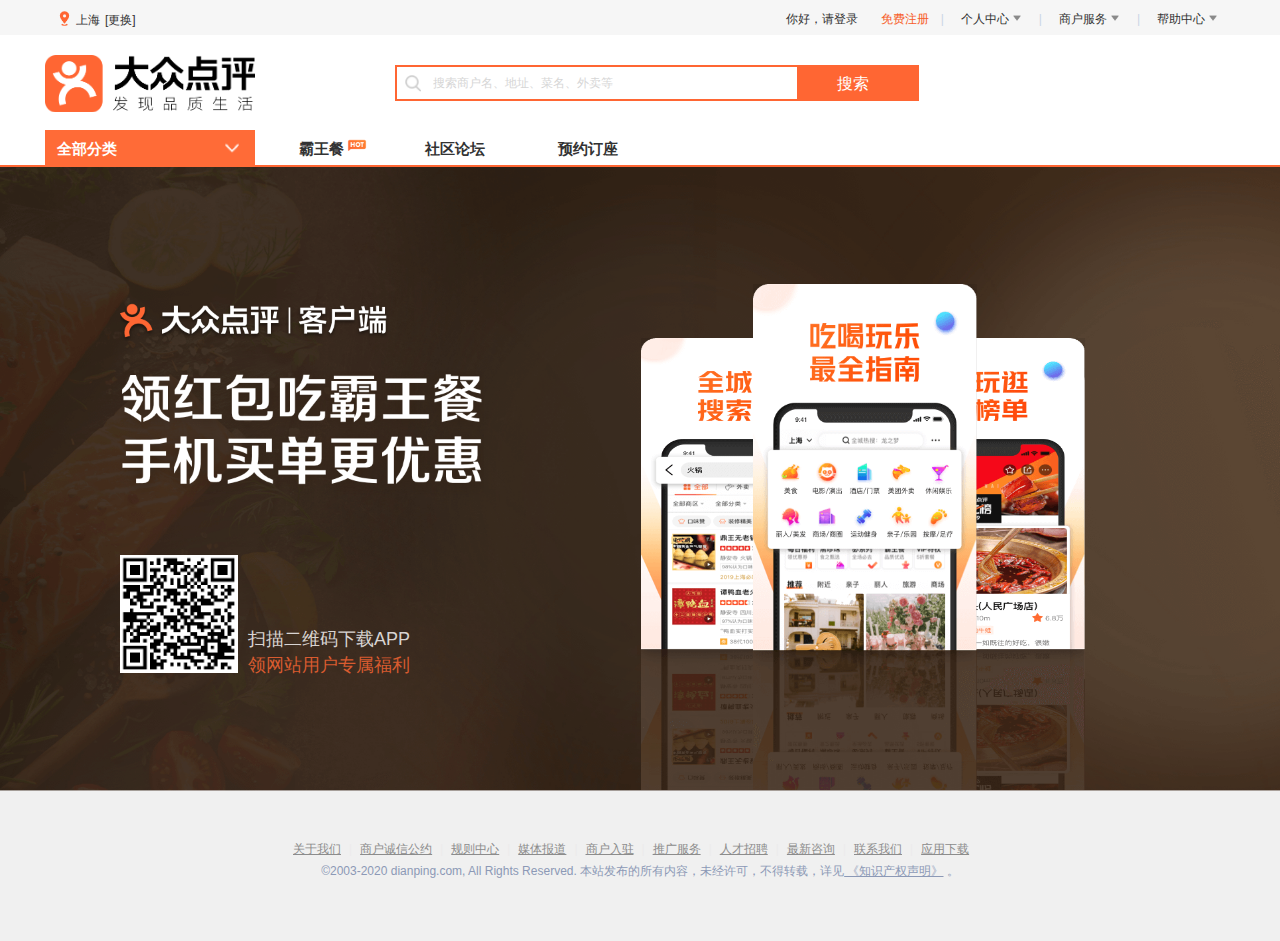
<file: 美团/dazhong1.html>
<!DOCTYPE html>
<html lang="en">

<head>
  <meta charset="UTF-8">
  <meta name="viewport" content="width=device-width, initial-scale=1.0">
  <meta http-equiv="X-UA-Compatible" content="ie=edge">
  <title>【大众点评】客户端官方下载中心_大众点评APP最新版免费下载 - 大众点评网</title>
  <link rel="stylesheet" href="./css/reset/normalize.css">
  <link rel="stylesheet" href="./sass/dazhong1/sass.css">
  <link rel="stylesheet" href="./css/dazhong1.css">
</head>

<body>
  <!-- 1 导航 nav -->
  <div class="nav">
    <div class="container">
      <div class="nav-left">
        <span class="nav-icon"></span>
        <span class="nav-city">上海</span>
        <span class="nav-change">[更换]</span>
        <div id='nav-city'>
          <div class="nei">
            <p>国内城市</p>
            <a href="#" class="nav-city-current">上海</a>
            <a href="#">北京</a>
            <a href="#">广州</a>
            <a href="#">深圳</a>
            <a href="#">天津</a>
            <a href="#">杭州</a>
            <a href="#">南京</a>
            <a href="#">苏州</a>
            <a href="#">成都</a>
            <a href="#">武汉</a>
            <a href="#">重庆</a>
            <a href="#">西安</a>
          </div>
          <div class="wai">
            <p>国外城市</p>
            <a href="#">东京</a>
            <a href="#">首尔</a>
            <a href="#">曼谷</a>
            <a href="#">巴黎</a>
          </div>
          <div class="more">
            <a href="#">更多城市 ></a>
          </div>
        </div>
      </div>
      <div class="nav-right">
        <span class="nav-right-hi">
          <a href="#">你好，请登录</a>
          <a href="#" class="nav-right-hi-current">免费注册</a>
        </span>
        <span class="nav-right-fen">|</span>
        <div class="nav-right-ge nav-right-div">
          <a>个人中心</a>
          <i></i>
          <ul class="nav-right-ge-box">
            <li><a href="#">我的点评</a> </li>
            <li><a href="#">我的收藏</a> </li>
            <li><a href="#">我的团购</a> </li>
            <li><a href="#">我的部落</a> </li>
            <li><a href="#">我的订座</a> </li>
            <li><a href="#">我的设置</a> </li>
            <li><a href="#">酒店订单</a> </li>
          </ul>
        </div>
        <span class="nav-right-fen">|</span>
        <div class="nav-right-shang nav-right-div">
          <a href="#">商户服务</a>
          <i></i>
          <ul class="nav-right-shang-box">
            <li><a href="#">商户中心</a> </li>
            <li><a href="#">商户合作</a> </li>
            <li><a href="#">招募餐饮代理</a> </li>
            <li><a href="#">招募非餐饮代理</a> </li>
            <li><a href="#">餐饮商户中心</a> </li>
          </ul>
        </div>
        <span class="nav-right-fen">|</span>
        <div class="nav-right-bang nav-right-div">
          <a href="#">帮助中心</a>
          <i></i>
          <ul class="nav-right-bang-box">
            <li><a href="#">平台规则</a> </li>
            <li><a href="#">联系客服</a> </li>
          </ul>
        </div>

      </div>
    </div>
  </div>
  <!-- 2 头 head-->
  <div class="head">
    <div class="container">
      <div class="head-top">
        <div class="head-top-left">
        </div>
        <div class="head-top-right">
          <i class="head-top-right-i"></i>
          <input type="text" placeholder="搜索商户名、地址、菜名、外卖等">
          <span class="head-top-right-sou">搜索</span>
        </div>
      </div>
      <div class="head-bottom">
        <div class="head-bottom-left">
          <span class="head-bottom-left-quan">全部分类</span>
          <i class="head-bottom-left-i">
          </i>
          <!-- 全部分类下面的小盒子 -->
          <div class="head-bottom-left-box">
            <ul>
              <li>
                <a href="#" class="fir">美食</a>
                <a href="#">火锅</a>
                <a href="#">面包甜点</a>
                <!-- li下面的盒子 -->
                <div class="head-bottom-li-box">
                  <div class="head-bottom-li-box-titlie">
                    <span class="li-box-titlie-cai">菜系</span>
                    <span class="li-box-titlie-more">更多></span>
                  </div>
                  <div class="head-bottom-li-box-body">
                    <a href="#">火锅</a>
                    <a href="#">本帮江浙菜</a>
                    <a href="#">日本菜</a>
                    <a href="#">面包甜点</a>
                    <a href="#">咖啡厅</a>
                    <a href="#">自助餐</a>
                    <a href="#">小吃快餐</a>
                    <a href="#">西餐</a>
                    <a href="#">韩国料理</a>
                    <a href="#">粤菜</a>
                    <a href="#">烧烤</a>
                    <a href="#">东南亚菜</a>
                    <a href="#">川菜</a>
                    <a href="#">素菜</a>
                    <a href="#">东北菜</a>
                    <a href="#">湘菜</a>
                    <a href="#">云南菜</a>
                    <a href="#">新疆菜</a>
                    <a href="#">海鲜</a>
                    <a href="#">西北菜</a>
                    <a href="#">蟹宴</a>
                    <a href="#">台湾菜</a>
                    <a href="#">贵州菜</a>
                    <a href="#">面馆</a>
                    <a href="#">小龙虾</a>
                    <a href="#">江西菜</a>
                    <a href="#">家常菜</a>
                    <a href="#">其他</a>
                  </div>
                  <div class="head-bottom-li-box-titlie">
                    <span class="li-box-titlie-cai">热门推荐</span>
                  </div>
                  <div class="head-bottom-li-box-body">
                    <a href="#">刺身</a>
                    <a href="#">红烧肉</a>
                    <a href="#">牛排</a>
                    <a href="#">烤鱼</a>
                    <a href="#">三文鱼</a>
                    <a href="#">意大利面</a>
                  </div>
                </div>
              </li>
              <li>
                <a href="#" class="fir">休闲娱乐</a>
                <a href="#">足疗</a>
                <a href="#">KTV</a>
                <!-- li下面的盒子 -->
                <div class="head-bottom-li-box  head-bottom-li-box-xiu">
                  <div class="head-bottom-li-box-titlie">
                    <span class="li-box-titlie-cai">足疗洗浴</span>
                  </div>
                  <div class="head-bottom-li-box-body">
                    <a href="#">足疗按摩</a>
                    <a href="#"> 洗浴/汗蒸</a>
                  </div>
                  <div class="head-bottom-li-box-titlie">
                    <span class="li-box-titlie-cai">玩乐</span>
                  </div>
                  <div class="head-bottom-li-box-body">
                    <a href="#">KTV</a>
                    <a href="#">酒吧</a>
                    <a href="#">密室逃脱</a>
                    <a href="#">轰趴馆</a>
                    <a href="#">茶馆</a>
                    <a href="#">私人影院</a>
                    <a href="#">网吧网咖</a>
                    <a href="#">DIY手工坊</a>
                    <a href="#">采摘/农家乐</a>
                    <a href="#">文化艺术</a>
                    <a href="#">游乐游艺</a>
                    <a href="#">VR</a>
                    <a href="#">桌游</a>
                    <a href="#">团建拓展</a>
                    <a href="#">棋牌室</a>
                    <a href="#">桌球馆</a>
                  </div>
                </div>
              </li>
              <li>
                <a href="#" class="fir">结婚</a>
                <a href="#">婚纱摄影</a>
                <a href="#">婚礼策划</a>
                <!-- li下面的盒子 -->
                <div class="head-bottom-li-box  head-bottom-li-box-jie">
                  <div class="head-bottom-li-box-titlie">
                    <span class="li-box-titlie-cai">结婚</span>
                    <span class="li-box-titlie-more">更多></span>

                  </div>
                  <div class="head-bottom-li-box-body">
                    <a href="#">婚纱摄影</a>
                    <a href="#">婚宴</a>
                    <a href="#">婚礼策划</a>
                    <a href="#">婚纱礼服</a>
                    <a href="#">西服定制</a>
                    <a href="#">婚戒首饰</a>
                    <a href="#">彩妆造型</a>
                    <a href="#">司仪主持</a>
                    <a href="#">婚礼跟拍</a>
                    <a href="#">婚车租赁</a>
                    <a href="#">婚礼小商品</a>
                    <a href="#">个性写真</a>
                    <a href="#">更多婚礼服务</a>
                    <a href="#">婚房装修</a>
                  </div>
                </div>
              </li>
              <li>
                <a href="#" class="fir">电影演出赛事</a>
                <a href="#">电影院</a>
                <!-- li下面的盒子 -->
                <div class="head-bottom-li-box head-bottom-li-box-dian">
                  <div class="head-bottom-li-box-titlie">
                    <span class="li-box-titlie-cai">电影</span>
                  </div>
                  <div class="head-bottom-li-box-body">
                    <a href="#">电影院</a>
                  </div>
                  <div class="head-bottom-li-box-titlie">
                    <span class="li-box-titlie-cai">演出赛事</span>
                  </div>
                  <div class="head-bottom-li-box-body">
                    <a href="#">演出场馆</a>
                    <a href="#">剧场/影院</a>
                    <a href="#">音乐厅/礼堂</a>
                    <a href="#">艺术中心/文化广场</a>
                    <a href="#">热门演出</a>
                    <a href="#">赛事展览</a>
                    <a href="#">其他电影演出赛事</a>
                  </div>
                </div>
              </li>
              <li>
                <a href="#" class="fir">丽人</a>
                <a href="#">美发</a>
                <a href="#">医学美容</a>
                <!-- li下面的盒子 -->
                <div class="head-bottom-li-box head-bottom-li-box-li">
                  <div class="head-bottom-li-box-titlie">
                    <span class="li-box-titlie-cai">丽人</span>
                    <span class="li-box-titlie-more">更多></span>
                  </div>
                  <div class="head-bottom-li-box-body">
                    <a href="#">美发</a>
                    <a href="#">美甲美睫</a>
                    <a href="#">美容／SPA</a>
                    <a href="#">养发</a>
                    <a href="#">瘦身纤体</a>
                    <a href="#">瑜伽</a>
                    <a href="#">舞蹈</a>
                    <a href="#">韩式定妆</a>
                    <a href="#">祛痘</a>
                    <a href="#">纹身</a>
                    <a href="#">化妆品</a>
                    <a href="#">产后塑形</a>
                  </div>
                  <div class="head-bottom-li-box-titlie">
                    <span class="li-box-titlie-cai">医学美容</span>
                    <span class="li-box-titlie-more">更多></span>

                  </div>
                  <div class="head-bottom-li-box-body">
                    <a href="#">水光补水</a>
                    <a href="#">瘦脸</a>
                    <a href="#">抗衰老</a>
                    <a href="#">双眼皮</a>
                    <a href="#">双眼皮</a>
                    <a href="#">美白嫩肤</a>
                    <a href="#">除皱瘦脸</a>
                    <a href="#">白瓷娃娃</a>
                    <a href="#">隆鼻</a>
                    <a href="#">超声刀</a>
                    <a href="#">冷冻溶脂</a>
                    <a href="#">自体脂肪填充</a>
                    <a href="#">激光溶脂</a>
                    <a href="#">黑脸娃娃</a>
                    <a href="#">热玛吉</a>
                    <a href="#">开眼角</a>
                  </div>
                </div>
              </li>
              <li>
                <a href="#" class="fir">酒店</a>
                <a href="#">五星/豪华</a>
                <a href="#">经济连锁</a>
                <!-- li下面的盒子 -->
                <div class="head-bottom-li-box head-bottom-li-box-jiu">
                  <div class="head-bottom-li-box-titlie">
                    <span class="li-box-titlie-cai">高端酒店</span>
                    <span class="li-box-titlie-more">更多></span>
                  </div>
                  <div class="head-bottom-li-box-body">
                    <a href="#">五星级/豪华型</a>
                    <a href="#">四星级/高档型</a>
                  </div>
                  <div class="head-bottom-li-box-titlie">
                    <span class="li-box-titlie-cai">性价比</span>
                    <span class="li-box-titlie-more">更多></span>
                  </div>
                  <div class="head-bottom-li-box-body">
                    <a href="#">三星级/舒适型</a>
                    <a href="#">经济连锁</a>
                  </div>
                  <div class="head-bottom-li-box-titlie">
                    <span class="li-box-titlie-cai">特色酒店</span>
                    <span class="li-box-titlie-more">更多></span>
                  </div>
                  <div class="head-bottom-li-box-body">
                    <a href="#">情侣酒店</a>
                    <a href="#">青年旅社</a>
                    <a href="#">客栈</a>
                  </div>
                </div>
              </li>
              <li>
                <a href="#" class="fir">亲子</a>
                <a href="#">亲子摄影</a>
                <a href="#">早教中心</a>
                <!-- li下面的盒子 -->
                <div class="head-bottom-li-box head-bottom-li-box-qin">
                  <div class="head-bottom-li-box-titlie">
                    <span class="li-box-titlie-cai">亲子摄影</span>
                    <span class="li-box-titlie-more">更多></span>
                  </div>
                  <div class="head-bottom-li-box-body">
                    <a href="#">儿童摄影</a>
                    <a href="#">孕妇写真</a>
                    <a href="#">满月照</a>
                    <a href="#">百天照</a>
                    <a href="#">上门拍</a>
                    <a href="#">全家福</a>
                  </div>
                  <div class="head-bottom-li-box-titlie">
                    <span class="li-box-titlie-cai">亲子游乐</span>
                    <span class="li-box-titlie-more">更多></span>
                  </div>
                  <div class="head-bottom-li-box-body">
                    <a href="#">儿童乐园</a>
                    <a href="#">婴儿游泳</a>
                    <a href="#">亲子活动</a>
                    <a href="#">亲子会所</a>
                    <a href="#">儿童运动馆</a>
                  </div>
                  <div class="head-bottom-li-box-titlie">
                    <span class="li-box-titlie-cai">幼儿教育</span>
                    <span class="li-box-titlie-more">更多></span>
                  </div>
                  <div class="head-bottom-li-box-body">
                    <a href="#">早教中心</a>
                    <a href="#">幼儿外语</a>
                    <a href="#">幼儿才艺</a>
                    <a href="#">幼儿园</a>
                    <a href="#">托班/托儿所</a>

                  </div>
                  <div class="head-bottom-li-box-titlie">
                    <span class="li-box-titlie-cai">孕产护理</span>
                    <span class="li-box-titlie-more">更多></span>
                  </div>
                  <div class="head-bottom-li-box-body">
                    <a href="#">月子会所</a>
                    <a href="#">月嫂/育儿嫂</a>
                    <a href="#">开奶催乳</a>
                  </div>
                </div>
              </li>
              <li>
                <a href="#" class="fir">周边游</a>
                <a href="#">周边游</a>
                <a href="#">水上娱乐</a>
                <!-- li下面的盒子 -->
                <div class="head-bottom-li-box head-bottom-li-box-zhou">
                  <div class="head-bottom-li-box-titlie">
                    <span class="li-box-titlie-cai">周边玩乐</span>
                  </div>
                  <div class="head-bottom-li-box-body">
                    <a href="#">展馆展览</a>
                    <a href="#">采摘/农家乐</a>
                    <a href="#">温泉</a>
                    <a href="#">动植物园</a>
                    <a href="#">水上娱乐</a>
                    <a href="#">滑雪</a>
                    <a href="#">景点</a>
                    <a href="#">旅游其他</a>
                  </div>
                </div>
              </li>
              <li>
                <a href="#" class="fir">运动健身</a>
                <a href="#">健身中心</a>
                <!-- li下面的盒子 -->
                <div class="head-bottom-li-box head-bottom-li-box-yun">
                  <div class="head-bottom-li-box-titlie ">
                    <span class="li-box-titlie-cai">专业健身</span>
                    <span class="li-box-titlie-more">更多></span>
                  </div>
                  <div class="head-bottom-li-box-body">
                    <a href="#">健身中心</a>
                    <a href="#">武术场馆</a>
                    <a href="#">火锅</a>

                    x
                  </div>
                  <div class="head-bottom-li-box-titlie">
                    <span class="li-box-titlie-cai">休闲运动</span>
                  </div>
                  <div class="head-bottom-li-box-body">
                    <a href="#">羽毛球馆</a>
                    <a href="#">溜冰场</a>
                    <a href="#">射箭馆</a>
                    <a href="#">篮球场</a>
                    <a href="#">桌球馆</a>
                    <a href="#">网球场</a>
                    <a href="#">攀岩馆</a>
                    <a href="#">乒乓球馆</a>
                    <a href="#">足球场</a>
                    <a href="#">高尔夫场</a>
                    <a href="#">保龄球馆</a>
                    <a href="#">体育场馆</a>
                    <a href="#">壁球馆</a>
                    <a href="#">更多运动</a>
                  </div>
                </div>
              </li>
              <li>
                <a href="#" class="fir">购物</a>
                <a href="#">综合商场</a>
                <a href="#">服饰鞋包</a>
                <!-- li下面的盒子 -->
                <div class="head-bottom-li-box head-bottom-li-box-gou">
                  <div class="head-bottom-li-box-titlie">
                    <span class="li-box-titlie-cai">购物</span>
                    <span class="li-box-titlie-more">更多></span>
                  </div>
                  <div class="head-bottom-li-box-body">
                    <a href="#">综合商场</a>
                    <a href="#">服饰鞋包</a>
                    <a href="#">运动户外</a>
                    <a href="#">珠宝饰品</a>
                  </div>
              </li>
              <li>
                <a href="#" class="fir">家装</a>
                <a href="#">装修设计</a>
                <a href="#">定制家居</a>
                <!-- li下面的盒子 -->

                <div class="head-bottom-li-box head-bottom-li-box-jia">
                  <div class="head-bottom-li-box-titlie">
                    <span class="li-box-titlie-cai">装修设计</span>
                    <span class="li-box-titlie-more">更多></span>
                  </div>
                  <div class="head-bottom-li-box-body">
                    <a href="#">装修公司</a>
                    <a href="#">装修美图</a>
                    <a href="#">装修资讯</a>
                  </div>
                  <div class="head-bottom-li-box-titlie">
                    <span class="li-box-titlie-cai">定制家居</span>
                  </div>
                  <div class="head-bottom-li-box-body">
                    <a href="#">全屋定制</a>
                    <a href="#">家具定制</a>
                    <a href="#">橱柜</a>
                  </div>
                  <div class="head-bottom-li-box-titlie">
                    <span class="li-box-titlie-cai">装修建材</span>
                  </div>
                  <div class="head-bottom-li-box-body">
                    <a href="#">地板</a>
                    <a href="#">瓷砖石材</a>
                    <a href="#">厨卫洁具</a>
                    <a href="#">灯饰照明</a>
                    <a href="#">油漆涂料</a>
                    <a href="#">集成吊顶</a>
                  </div>
                  <div class="head-bottom-li-box-titlie">
                    <span class="li-box-titlie-cai">家具家居</span>
                  </div>
                  <div class="head-bottom-li-box-body">
                    <a href="#">成品家具</a>
                    <a href="#">床品家纺</a>
                    <a href="#">窗帘</a>
                    <a href="#">家饰餐厨</a>
                    <a href="#">智能家居</a>
                    <a href="#">家用电器</a>
                  </div>
                  <div class="head-bottom-li-box-titlie">
                    <span class="li-box-titlie-cai">家装卖场</span>
                  </div>
                  <div class="head-bottom-li-box-body">
                    <a href="#">建材卖场</a>
                    <a href="#">家居卖场</a>
                    <a href="#">灯饰卖场</a>
                  </div>
                </div>
              </li>
              <li>
                <a href="#" class="fir">学习培训</a>
                <a href="#">外语</a>
                <a href="#">音乐</a>
                <!-- li下面的盒子 -->
                <div class="head-bottom-li-box head-bottom-li-box-xue">
                  <div class="head-bottom-li-box-titlie">
                    <span class="li-box-titlie-cai">外语留学</span>
                  </div>
                  <div class="head-bottom-li-box-body">
                    <a href="#">英语</a>
                    <a href="#">日语</a>
                    <a href="#">韩语</a>
                    <a href="#">雅思托福</a>
                    <a href="#">留学申请</a>
                    <a href="#">其他外语</a>

                  </div>
                  <div class="head-bottom-li-box-titlie">
                    <span class="li-box-titlie-cai">艺术兴趣</span>
                  </div>
                  <div class="head-bottom-li-box-body">
                    <a href="#">绘画</a>
                    <a href="#">西洋乐器</a>
                    <a href="#">书法</a>
                    <a href="#">乐理声乐</a>
                    <a href="#">民族乐器</a>
                    <a href="#">兴趣生活</a>
                    <a href="#">花艺</a>
                  </div>
                  <div class="head-bottom-li-box-titlie">
                    <span class="li-box-titlie-cai">职业技术</span>
                  </div>
                  <div class="head-bottom-li-box-body">
                    <a href="#">美容化妆</a>
                    <a href="#">会计</a>
                    <a href="#">厨艺</a>
                    <a href="#">IT</a>
                    <a href="#">其他职业技术</a>

                  </div>
                  <div class="head-bottom-li-box-titlie">
                    <span class="li-box-titlie-cai">升学辅导</span>
                  </div>
                  <div class="head-bottom-li-box-body">
                    <a href="#">全部升学辅导</a>
                    <a href="#">艺考</a>
                  </div>
                </div>
              </li>
              <li>
                <a href="#" class="fir">生活服务</a>
                <a href="#">快照</a>
                <a href="#">家政</a>
                <!-- li下面的盒子 -->
                <div class="head-bottom-li-box head-bottom-li-box-sheng">
                  <div class="head-bottom-li-box-titlie">
                    <span class="li-box-titlie-cai">生活服务</span>
                  </div>
                  <div class="head-bottom-li-box-body">
                    <a href="#">快照冲印</a>
                    <a href="#">文印图文</a>
                    <a href="#">搬家运输</a>
                    <a href="#">生活配送</a>
                    <a href="#">家政服务</a>
                    <a href="#">洗涤护理</a>
                    <a href="#">生活缴费</a>
                    <a href="#">社区服务</a>
                    <a href="#">成人用品</a>
                  </div>
                  <div class="head-bottom-li-box-titlie">
                    <span class="li-box-titlie-cai">维修回收</span>
                  </div>
                  <div class="head-bottom-li-box-body">
                    <a href="#">家电数码维修</a>
                    <a href="#">居家维修</a>
                    <a href="#">回收</a>
                  </div>
                  <div class="head-bottom-li-box-titlie">
                    <span class="li-box-titlie-cai">周边设施</span>
                  </div>
                  <div class="head-bottom-li-box-body">
                    <a href="#">通信营业厅</a>
                    <a href="#">售票点</a>
                    <a href="#">银行</a>
                    <a href="#">交通</a>
                    <a href="#">房屋地产</a>
                    <a href="#">政府机构</a>
                    <a href="#">丧葬</a>

                  </div>
                  <div class="head-bottom-li-box-titlie">
                    <span class="li-box-titlie-cai">商业服务</span>
                  </div>
                  <div class="head-bottom-li-box-body">
                    <a href="#">律师服务</a>
                    <a href="#">财务服务</a>
                    <a href="#">金融</a>
                    <a href="#">文化传媒</a>
                  </div>
                </div>
              </li>
              <li>
                <a href="#" class="fir">医疗健康</a>
                <a href="#">齿科</a>
                <a href="#">体检中心</a>
                <!-- li下面的盒子 -->
                <div class="head-bottom-li-box head-bottom-li-box-yi">
                  <div class="head-bottom-li-box-titlie">
                    <span class="li-box-titlie-cai">医疗健康</span>
                  </div>
                  <div class="head-bottom-li-box-body">
                    <a href="#">口腔齿科</a>
                    <a href="#">体检中心</a>
                    <a href="#">医院</a>
                    <a href="#">药店</a>
                    <a href="#">中医</a>
                    <a href="#">宠物医院</a>
                    <a href="#">整形</a>
                    <a href="#">妇幼医院</a>
                    <a href="#">其他医疗</a>
                  </div>
                </div>
              </li>
              <li>
                <a href="#" class="fir">爱车</a>
                <a href="#">美容洗车</a>
                <a href="#">维修保养</a>
                <!-- li下面的盒子 -->
                <div class="head-bottom-li-box head-bottom-li-box-ai">
                  <div class="head-bottom-li-box-titlie">
                    <span class="li-box-titlie-cai">爱车</span>
                    <span class="li-box-titlie-more">更多></span>
                  </div>
                  <div class="head-bottom-li-box-body">
                    <a href="#">美容洗车</a>
                    <a href="#">维修保养</a>
                    <a href="#">摩托车</a>
                    <a href="#">加油站</a>
                    <a href="#">停车场</a>
                    <a href="#">汽车租赁</a>
                    <a href="#">4S店／汽车销售</a>
                    <a href="#">配件／车饰</a>
                    <a href="#">交警队</a>
                    <a href="#">汽车保险</a>
                    <a href="#">年检站</a>
                  </div>
                </div>
              </li>
              <li>
                <a href="#" class="fir">宠物</a>
                <a href="#">宠物店</a>
                <a href="#">宠物医院</a>
                <!-- li下面的盒子 -->
                <div class="head-bottom-li-box head-bottom-li-box-chong">
                  <div class="head-bottom-li-box-titlie">
                    <span class="li-box-titlie-cai">宠物</span>
                    <span class="li-box-titlie-more">更多></span>
                  </div>
                  <div class="head-bottom-li-box-body">
                    <a href="#">宠物店</a>
                    <a href="#">宠物医院</a>

                  </div>
                </div>
              </li>
            </ul>
          </div>
        </div>
        <div class="head-bottom-right">
          <span class="head-bottom-right-hot">
            <a href="#">霸王餐</a>
            <i class="head-bottom-right-hot-i"></i>
          </span>
          <span>
            <a href="#">社区论坛</a>
          </span>
          <span>
            <a href="#">预约订座</a>
          </span>
        </div>
      </div>
    </div>

  </div>
  <!-- 3 中间 center -->
  <div class="center">
    <div class="container">
      <div class="center-left">
        <img src="./images/dazhong/center-ke.png" alt="" class="center-ke">
        <img src="./images/dazhong/center-ling.png" alt="" class="center-ling">
        <div class="center-left-bottom">
          <div class="center-er">

          </div>
          <div class="venter-p">

            <p class="center-p-sao">扫描二维码下载APP</p>
            <p class="center-p-ling">领网站用户专属福利</p>
          </div>



        </div>
      </div>
      <div class="center-right">
        <div id="focus_Box">
          <span class="prev">&nbsp;</span>
          <span class="next">&nbsp;</span>
          <ul>
            <li style="display: block; width: 224px; height: 732px;">
              <img width="224" height="732" src="./images/dazhong/center-right-01.png"
                style="height: 622px; opacity: 1;">
            </li>
            <li style="display: block; width: 224px; height: 732px; ">
              <img width="224" height="732" src="./images/dazhong/center-right-02.png"
                style="opacity: 1; height: 622px;">
            </li>
            <li style="display: block; width: 224px; height: 732px;  z-index: 3;">
              <img width="224" height="732" src="./images/dazhong/center-right-03.png"
                style="opacity: 1; height: 732px;">
            </li>
            <li style="display: block; width: 224px; height: 732px; ">
              <img width="224" height="732" src="./images/dazhong/center-right-04.png"
                style="opacity: 1; height: 622px;">
            </li>
            <li style="display: block; width: 224px; height: 732px; ">
              <img width="224" height="732" src="./images/dazhong/center-right-05.png"
                style="opacity: 1; height: 622px;">
            </li>
          </ul>
        </div>
        <!-- <img src="./images/dazhong/lunbo.png" alt="">  -->
      </div>
    </div>
  </div>
  <!-- 4 底 foot -->
  <div class="foot">
    <div class="container">
      <ul>
        <li><a href="#">关于我们</a></li><span>|</span>
        <li><a href="#">商户诚信公约</a></li><span>|</span>
        <li><a href="#">规则中心</a></li><span>|</span>
        <li><a href="#">媒体报道</a></li><span>|</span>
        <li><a href="#">商户入驻</a></li><span>|</span>
        <li><a href="#">推广服务</a></li><span>|</span>
        <li><a href="#">人才招聘</a></li><span>|</span>
        <li><a href="#">最新咨询</a></li><span>|</span>
        <li><a href="#">联系我们</a></li><span>|</span>
        <li><a href="#">应用下载</a></li>
      </ul>
      <p class="foot-p">©2003-2020 dianping.com, All Rights Reserved. 本站发布的所有内容，未经许可，不得转载，详见<a href="#"> 《知识产权声明》</a> 。
      </p>
    </div>
  </div>
  <script src="./lib/jquery/jquery-3.4.1.min.js"></script>
  <script src="./js/dazhong1.js"></script>
</body>

</html>
</file>
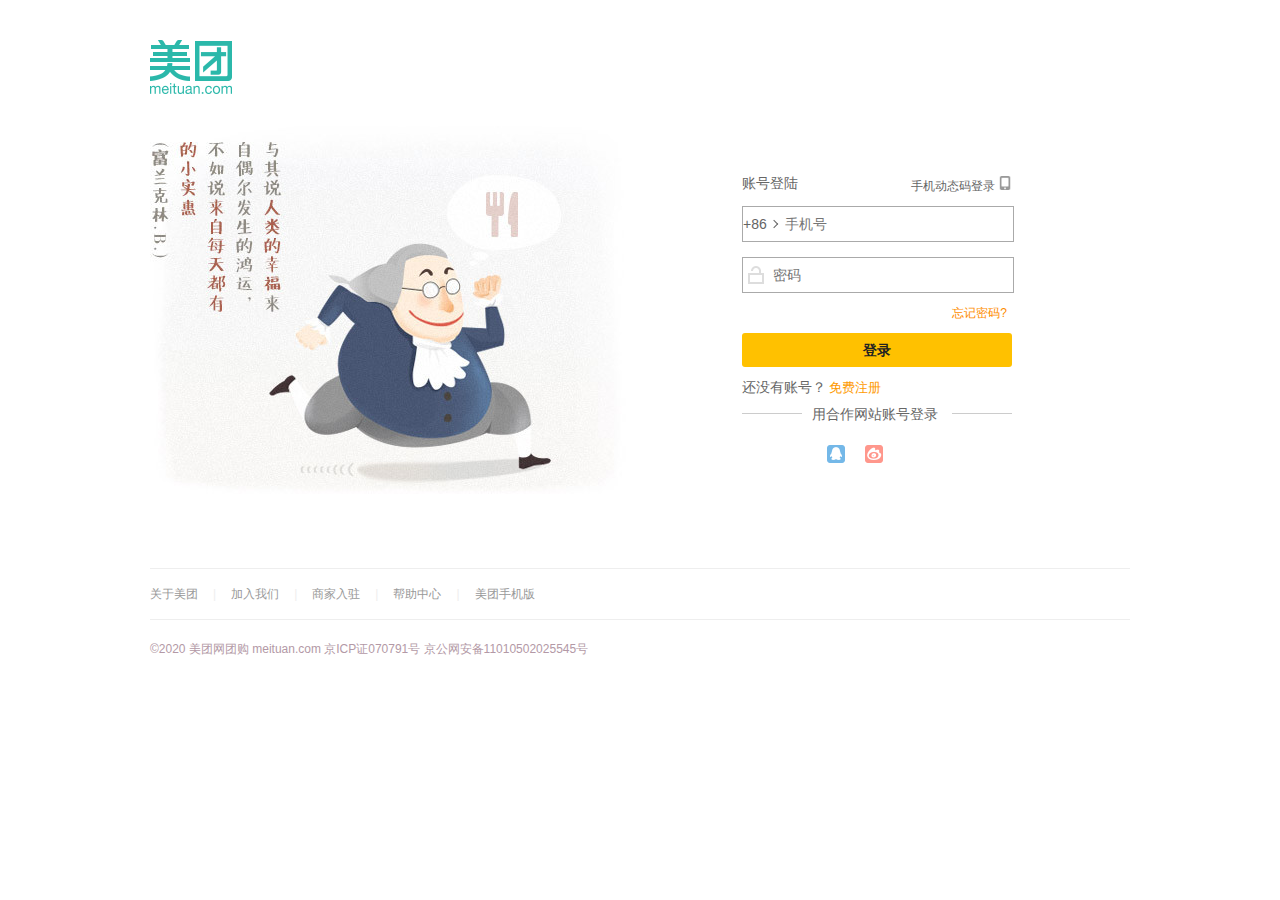
<file: 美团/denglu.html>
<!DOCTYPE html>
<html lang="en">

<head>
  <meta charset="UTF-8">
  <meta name="viewport" content="width=device-width, initial-scale=1.0">
  <meta http-equiv="X-UA-Compatible" content="ie=edge">
  <title>美团,登录,注册,美团登录,美团注册</title>
  <link rel="stylesheet" href="./css/reset/normalize.css">
  <link rel="stylesheet" href="./sass/denglu/sass.css">
  <link rel="stylesheet" href="./css/denglu.css">

</head>

<body>
  <!--1 头 head -->
  <div class="head">
    <div class="container">
      <div class="head-logo">

      </div>
    </div>
  </div>
  <!-- 2 中间 center -->
  <div class="center">
    <div class="container">
      <div class="center-left">
        <img src="./images/denglu/center-left.jpg" alt="">
      </div>
      <div class="center-right">
        <div class="center-right-title">
          <div class="center-right-title-left">
            <span>账号登陆</span>
          </div>
          <a class="center-right-title-right">
            <span>手机动态码登录</span>
            <i></i>
          </a>
        </div>
        <div class="center-tel">
          <span>+86</span>
          <i></i>
          <input type="text" placeholder="手机号">
        </div>
        <div class="center-pass">
          <i></i>
          <input type="text" placeholder="密码">
        </div>
        <div class="center-for">
          <a href="#">忘记密码?</a>
        </div>
        <a class="center-login">
          <span>登录</span>
        </a>
        <div class="center-no">
          <span>还没有账号？</span>
          <a href="#">免费注册</a>
        </div>
        <div class="center-other">
          <i class="center-other-left"></i>
          <span>用合作网站账号登录</span>
          <i class="center-other-right"></i>
        </div>
        <div class="center-bottom">
          <a class="center-qq">

          </a>
          <a class="center-wei">
            
            </a>
        </div>
      </div>
    </div>
  </div>
  <!-- 3 关于美团 about -->
  <div class="about">
    <div class="container">
      <ul>
        <li><a href="#">关于美团</a></li><span>|</span>
        <li><a href="#">加入我们</a></li><span>|</span>
        <li><a href="#">商家入驻</a></li><span>|</span>
        <li><a href="#">帮助中心</a></li><span>|</span>
        <li><a href="#"> 美团手机版</a></li>
       
      </ul>
    </div>
  </div>
  <!-- 4 底 foot -->
  <div class="foot">
    <div class="container">

      <p>©2020 美团网团购 meituan.com 京ICP证070791号 京公网安备11010502025545号</p>
    </div>
  </div>
  <script src="./lib/jquery/jquery-3.4.1.min.js"></script>
  <script src="./js/denglu.js"></script>
</body>

</html>
</file>
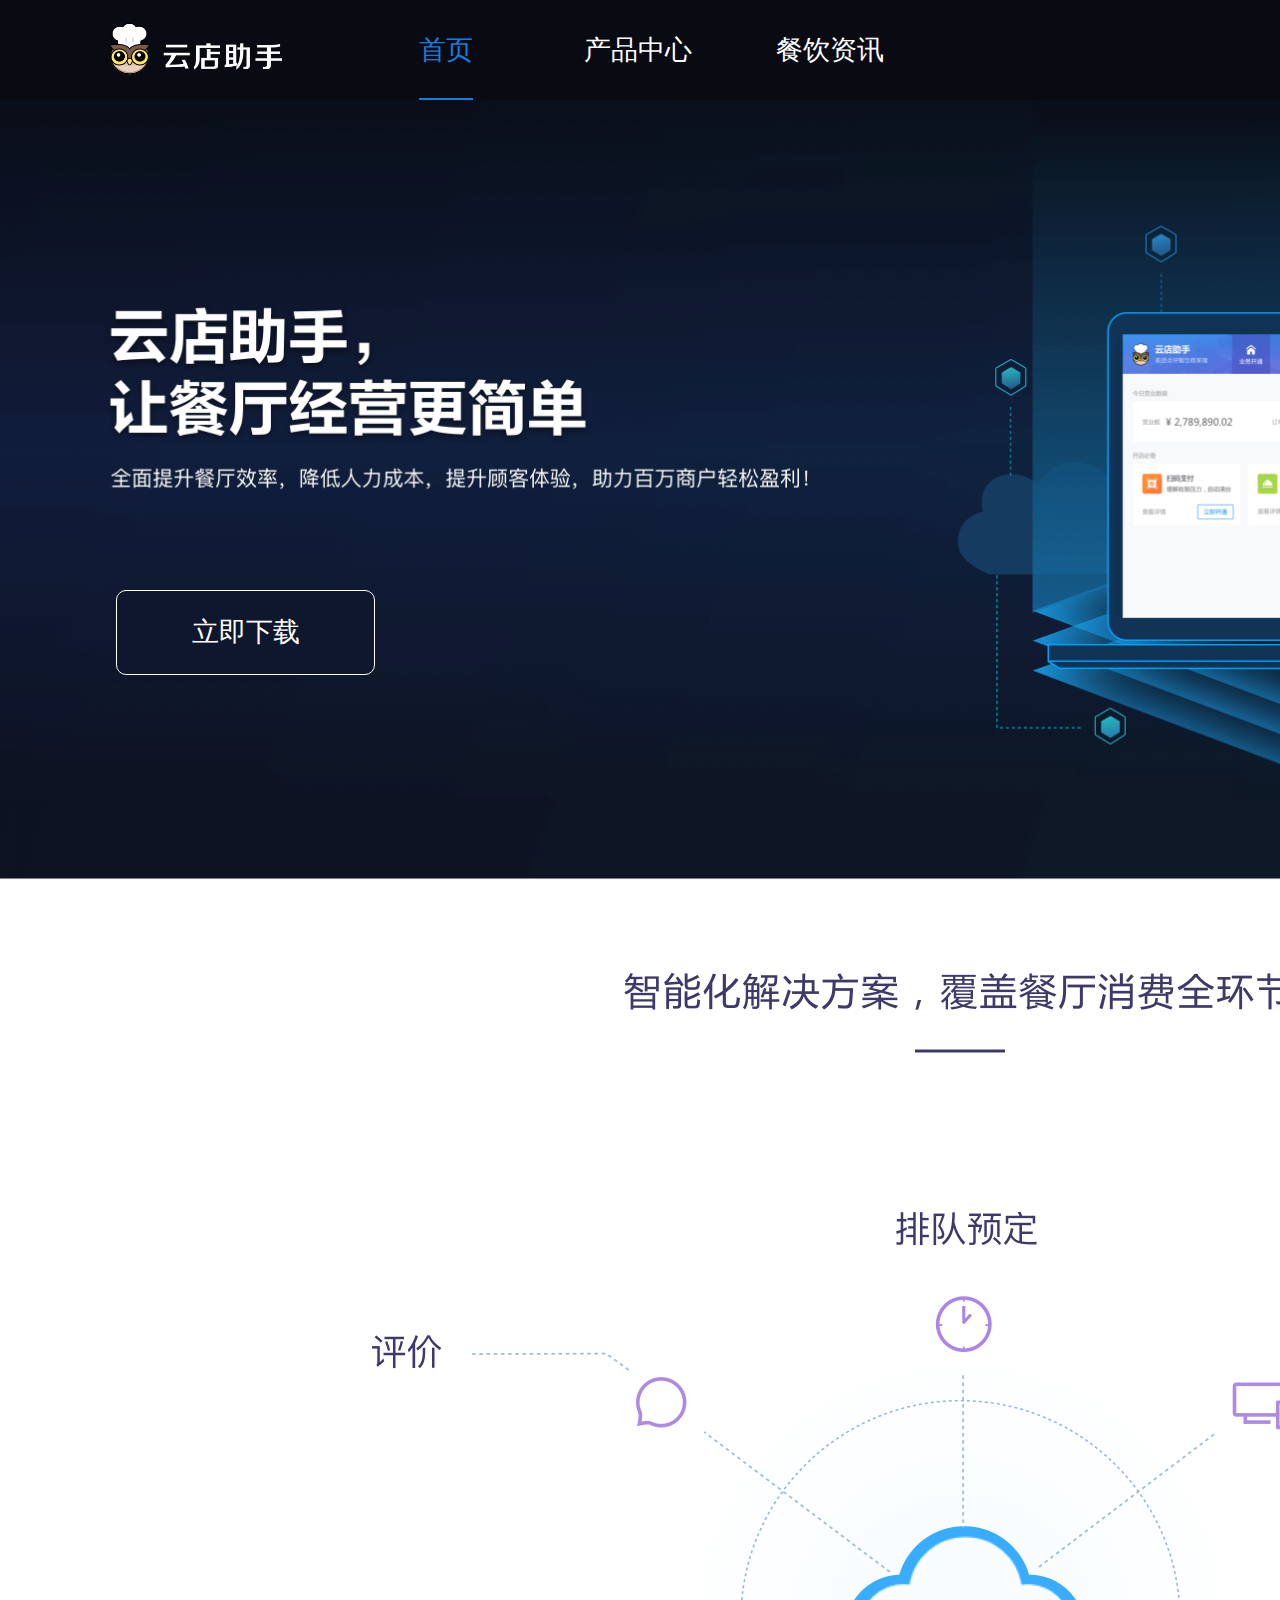
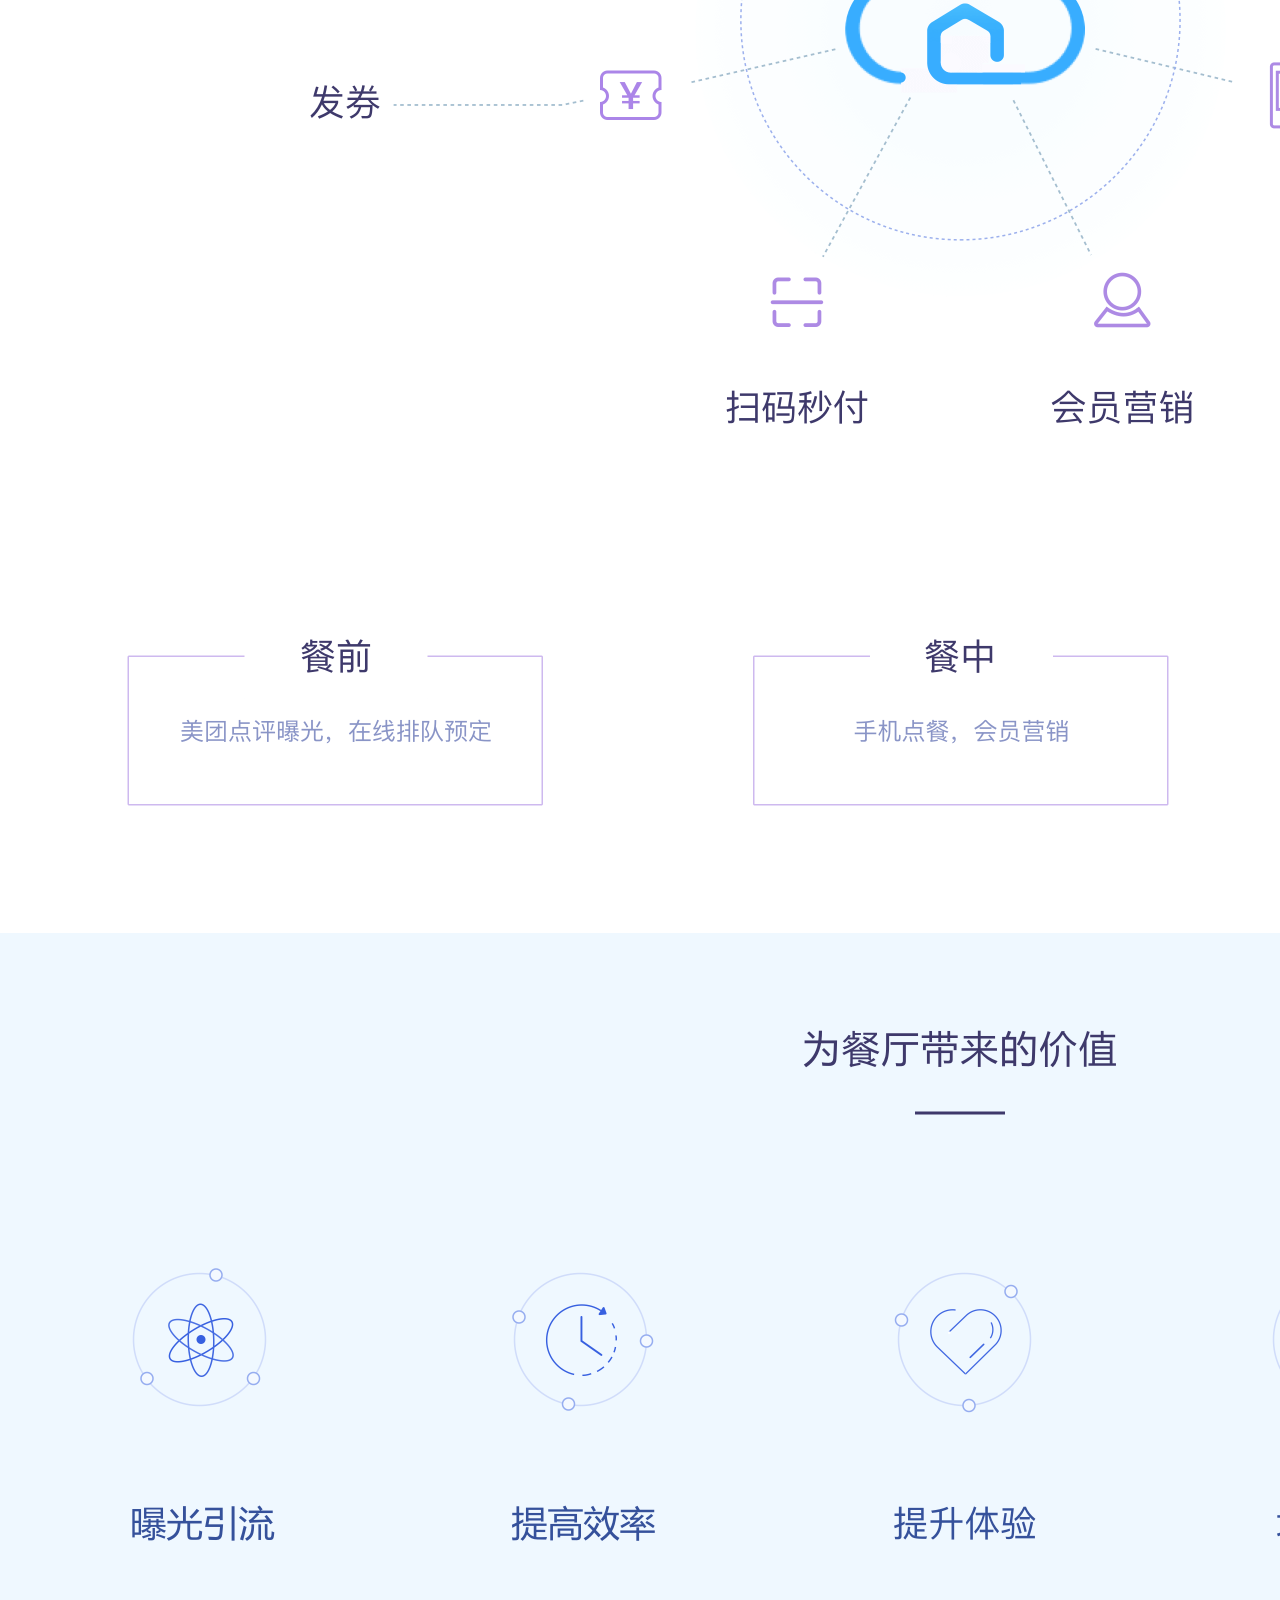
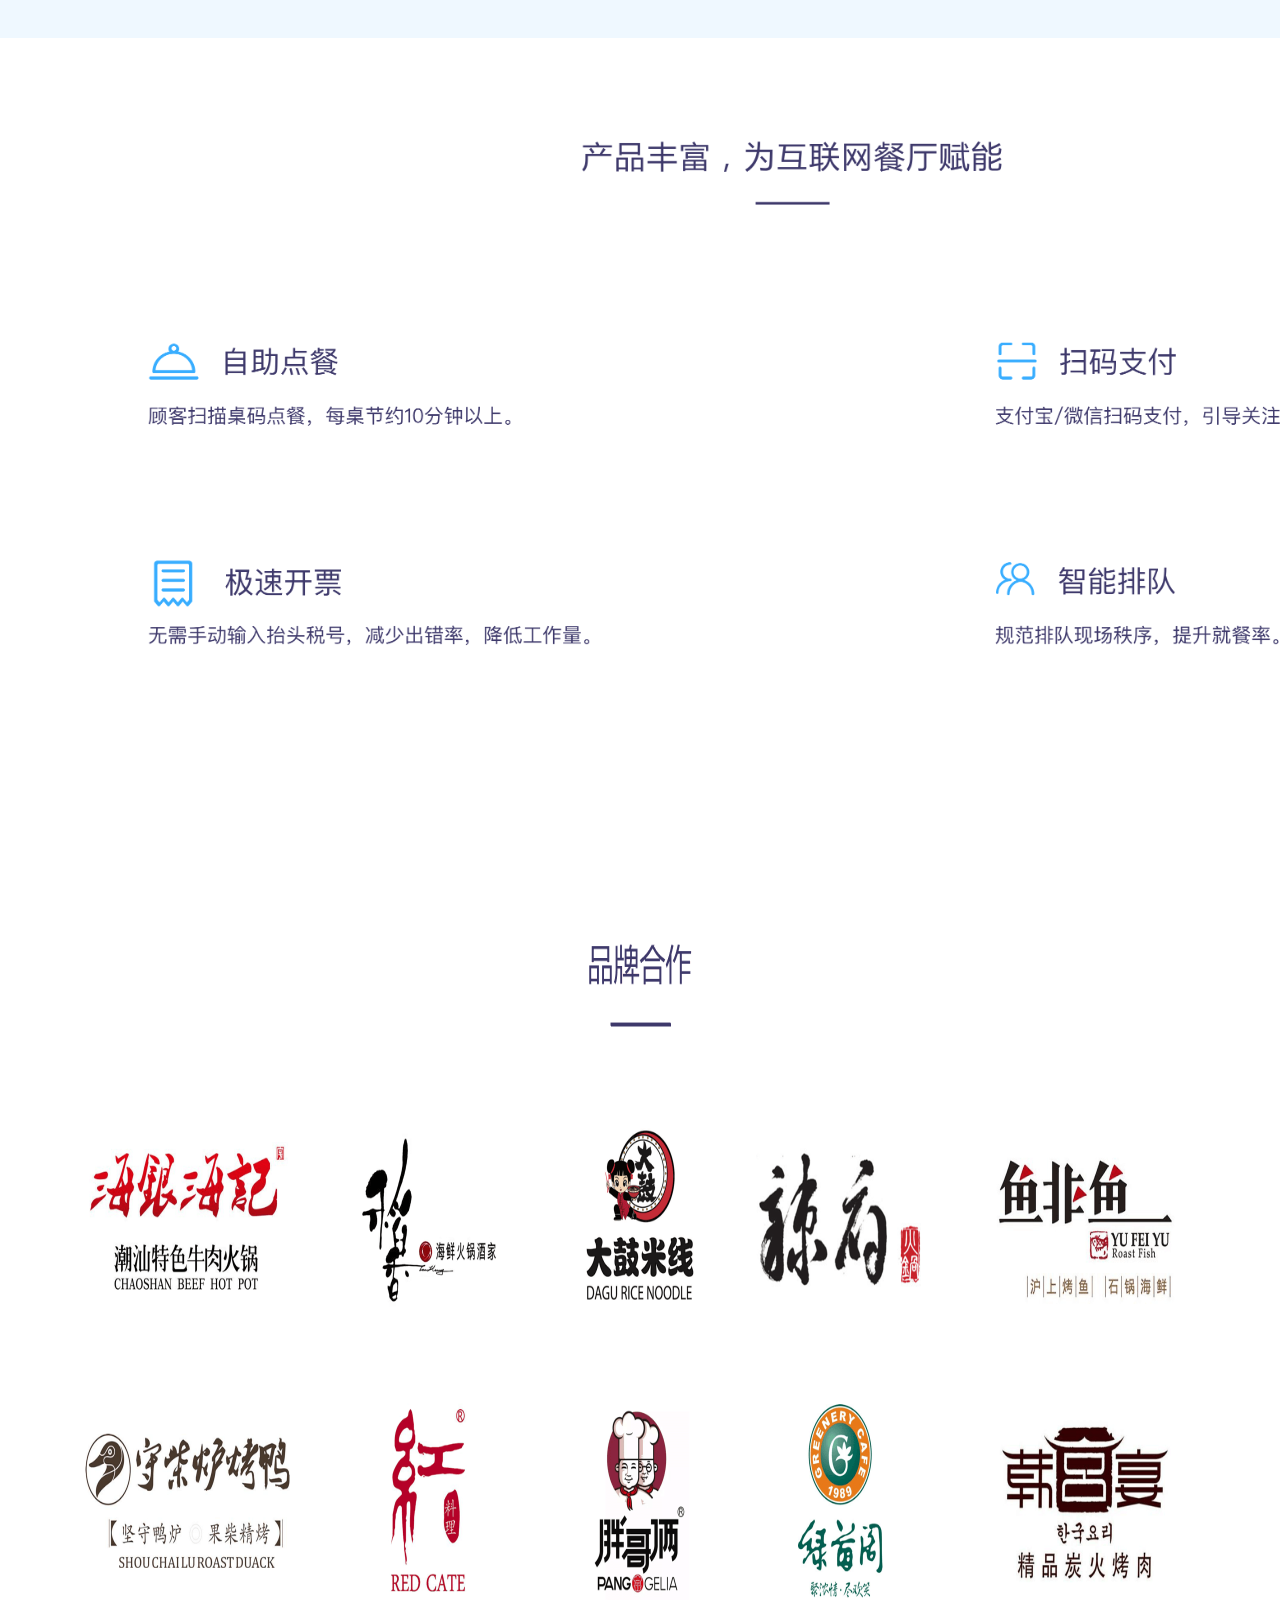
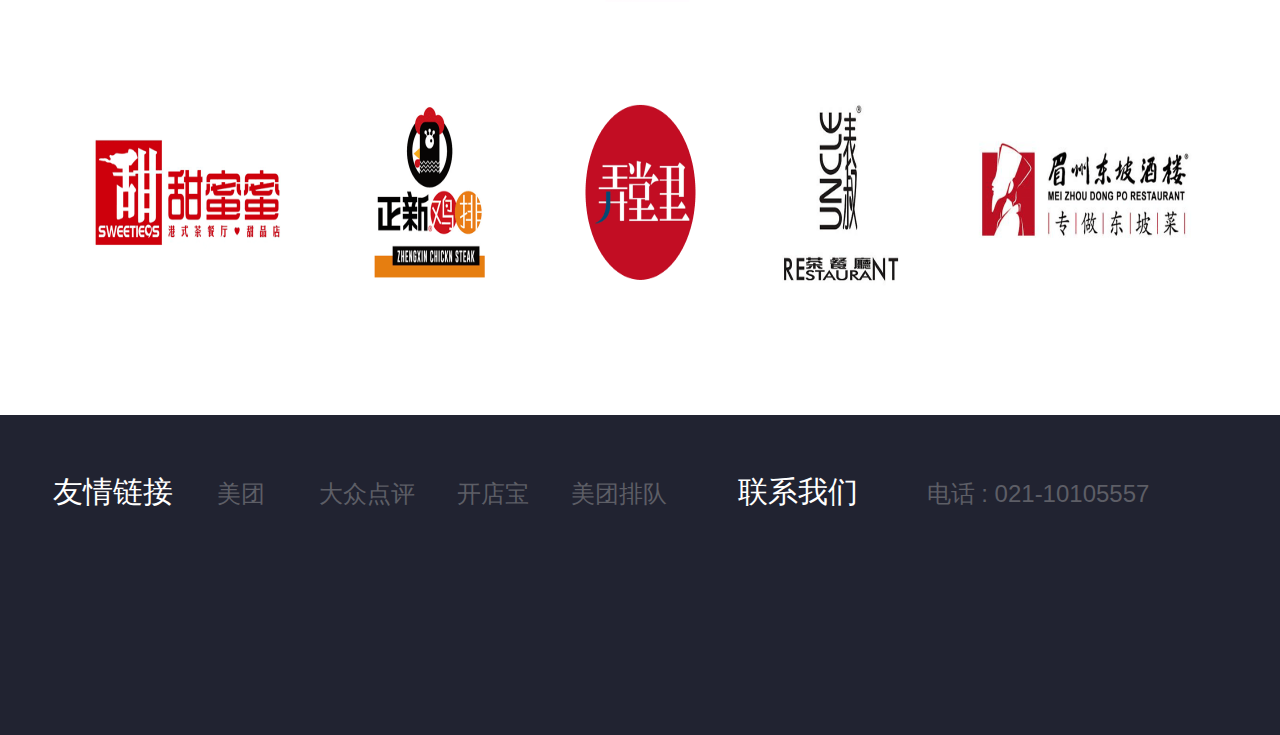
<file: 美团/dianping.html>
<!DOCTYPE html>
<html lang="en">

<head>
  <meta charset="UTF-8">
  <meta name="viewport" content="width=device-width, initial-scale=1.0">
  <meta http-equiv="X-UA-Compatible" content="ie=edge">
  <title>Document</title>
  <link rel="stylesheet" href="./css/reset/normalize.css">
  <link rel="stylesheet" href="./sass/dianping/sass.css">
  <link rel="stylesheet" href="./css/dianping.css">
</head>

<body>
  <!-- 1 导航 nav -->
  <div class="nav">
    <ul>
      <li><a href="#" class="nav-current">首页</a></li>
      <li><a href="#">产品中心</a></li>
      <li><a href="#">餐饮资讯</a></li>
    </ul>
  </div>
  <!-- 2 下载 down -->
  <div class="down">
    <a class="down-download">
      <span>立即下载</span>
    </a>
  </div>

  <!-- 3 解决 solve-->
  <div class="solve">

  </div>

  <!-- 4 价值 value -->
  <div class="value">

  </div>

  <!-- 5 丰富 more -->
  <div class="more">

  </div>
  <!-- 6 品牌 pin -->
  <div class="pin">

  </div>

  <!-- 7 底 bottom -->
  <div class="bottom">
    <div class="bottom-top">
      <div class="bottom-top-left">
        <span>友情链接</span>
        <ul>
          <li><a href="#">美团</a></li>
          <li><a href="#">大众点评</a></li>
          <li><a href="#">开店宝</a></li>
          <li><a href="#">美团排队</a></li>
        </ul>
      </div>
      <div class="bottom-top-right">
        <span>联系我们</span>
        <ul>
          <li><a href="#">电话 : 021-10105557</a></li>
        </ul>
      </div>
    </div>
  </div>
</body>

</html>
</file>
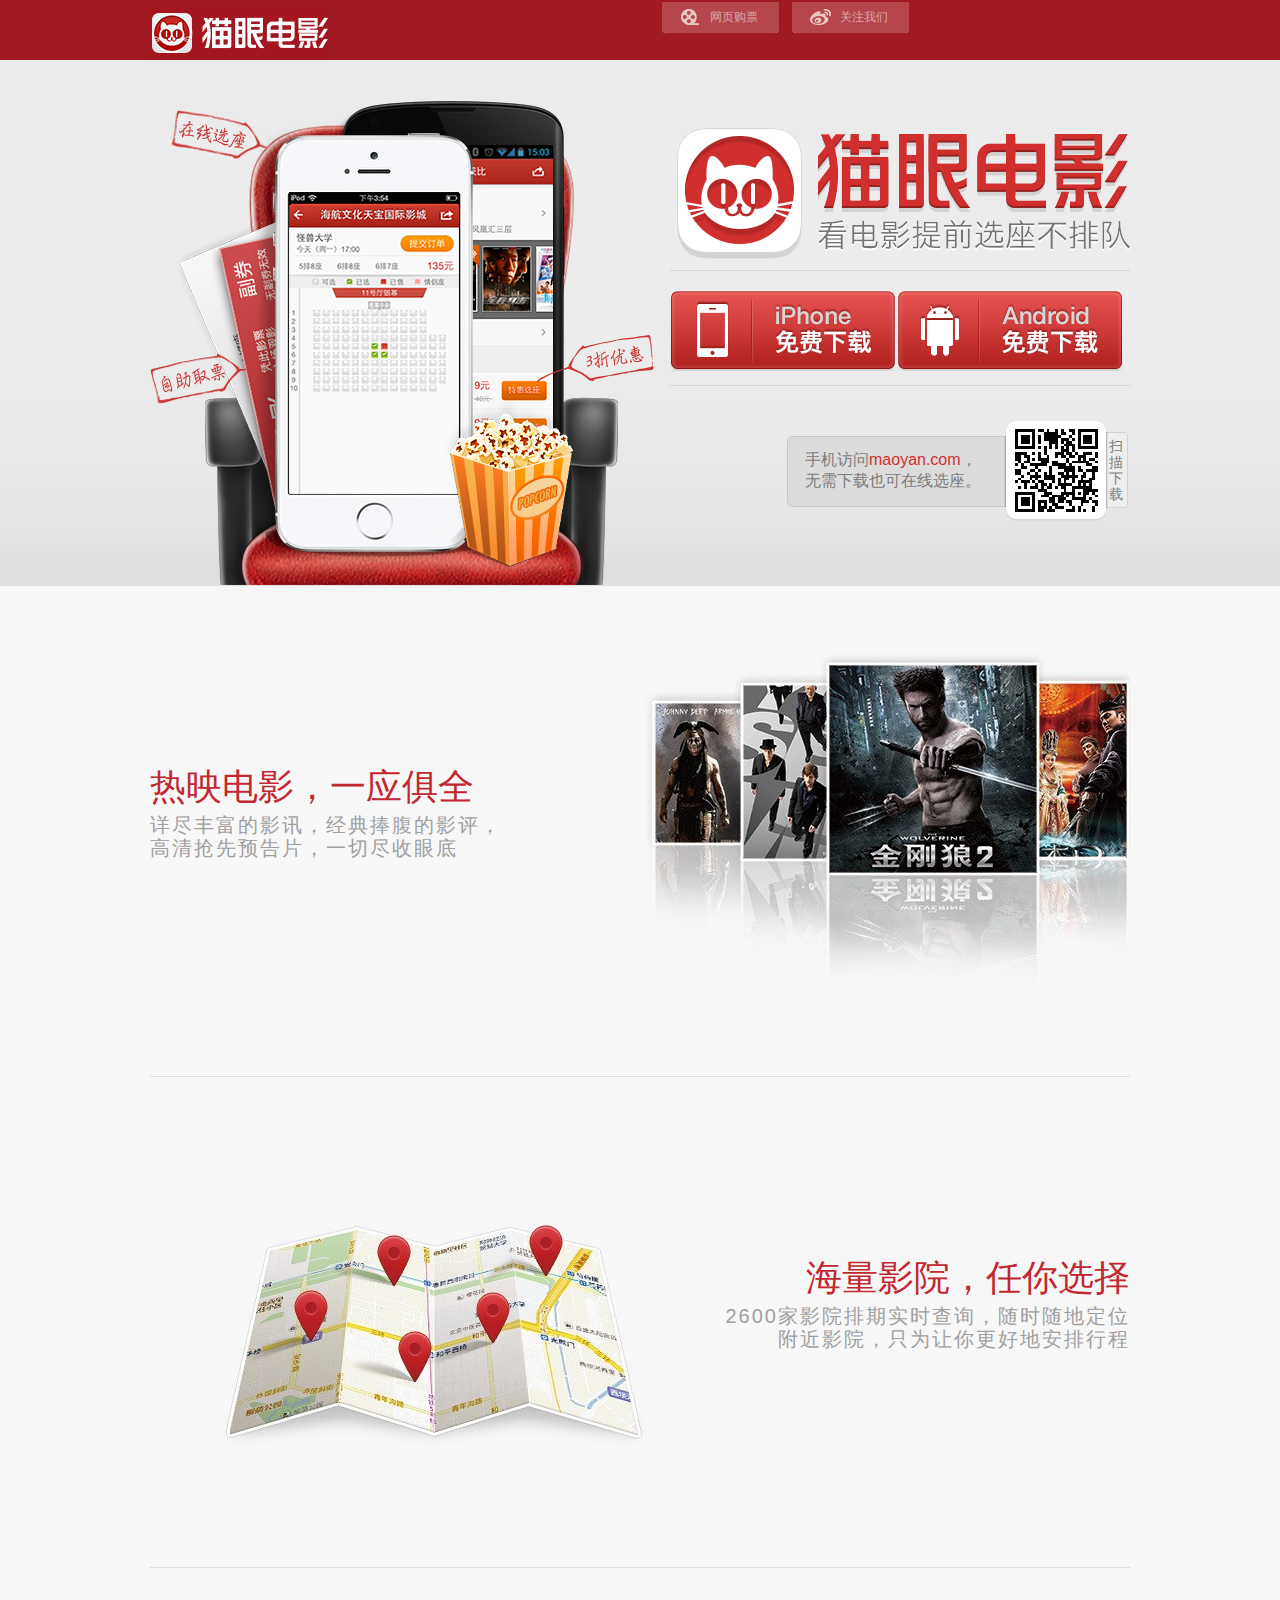
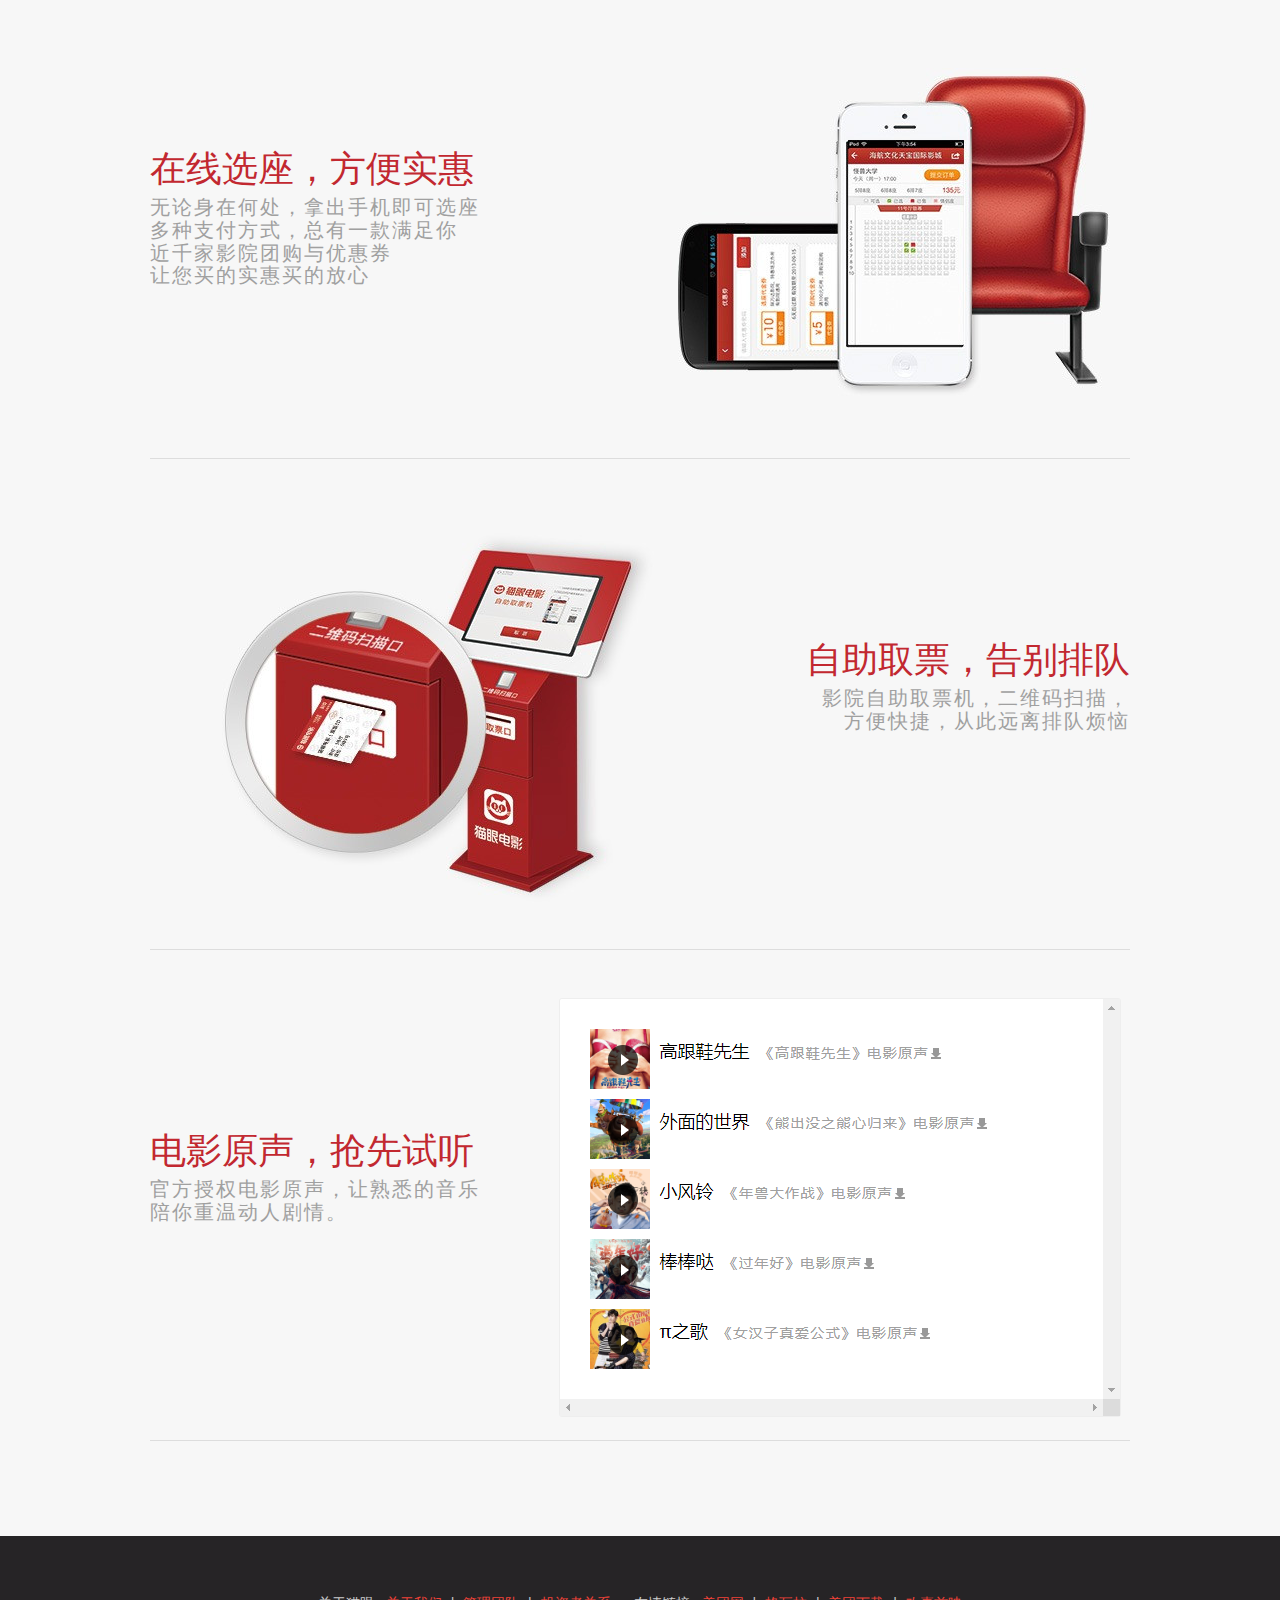
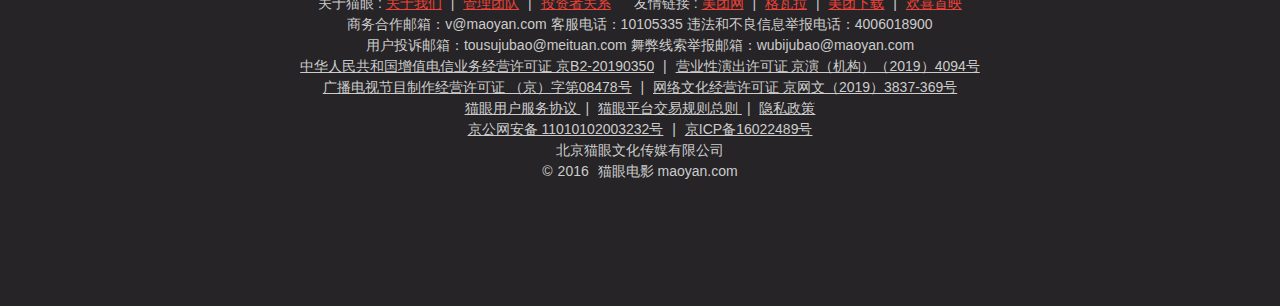
<file: 美团/maoyan.html>
<!DOCTYPE html>
<html lang="en">

<head>
  <meta charset="UTF-8">
  <meta name="viewport" content="width=device-width, initial-scale=1.0">
  <meta http-equiv="X-UA-Compatible" content="ie=edge">
  <title>猫眼电影 - 查影讯，买影票，选好座 | 猫眼电影官网 | 猫眼电影安卓 | 猫眼电影iPhone | 猫眼电影 Android</title>
  <link rel="stylesheet" href="./css/reset/normalize.css">
  <link rel="stylesheet" href="./sass/maoyan/sass.css">
  <link rel="stylesheet" href="./css/maoyan.css">
</head>

<body>
  <!-- 1 头部 -->
  <div class="hd">
    <div class="container">
      <h2></h2>
      <a href="#" class="ticket">网页购票</a>
      <a href="#" class="weibo">关注我们</a>
    </div>
  </div>
  <!-- 2 下载 down -->
  <div class="down">
    <div class="container">
      <div class="left"></div>
      <div class="right">
        <h2></h2>
        <div class="line"></div>
        <a href="#" class="download iphone"></a>
        <a href="#" class="download andriod"></a>
        <div class="line"></div>

        <div class="er">
          <div class="er-left">
            <p>手机访问<span>maoyan.com</span>，</p>
            <p>无需下载也可在线选座。</p>
          </div>
          <div class="er-right">
            扫描下载
          </div>
        </div>
      </div>
    </div>
  </div>
  <!-- 3 介绍 intro-->
  <div class="intro">
    <div class="container">
      <div class="intro-re intro-div intro-right">
        <h2>热映电影，一应俱全</h2>
        <p>详尽丰富的影讯，经典捧腹的影评，
          <br>
          高清抢先预告片，一切尽收眼底
        </p>
      </div>
      <div class="intro-line"></div>

      <div class="intro-hai intro-div intro-left">
        <h2>海量影院，任你选择</h2>
        <p>2600家影院排期实时查询，随时随地定位
          <br>
          附近影院，只为让你更好地安排行程
        </p>
      </div>
      <div class="intro-line"></div>

      <div class="intro-zai intro-div intro-right">
        <h2>在线选座，方便实惠</h2>
        <p>
          无论身在何处，拿出手机即可选座
          <br>
          多种支付方式，总有一款满足你
          <br>
          近千家影院团购与优惠券
          <br>
          让您买的实惠买的放心
        </p>
      </div>
      <div class="intro-line"></div>

      <div class="intro-zi intro-div intro-left">
        <h2>自助取票，告别排队</h2>
        <p>影院自助取票机，二维码扫描，
          <br>
          方便快捷，从此远离排队烦恼
        </p>
      </div>
      <div class="intro-line"></div>
      <div class="intro-div intro-right">
        <h2>电影原声，抢先试听</h2>
        <p>
          官方授权电影原声，让熟悉的音乐
          <br>

          陪你重温动人剧情。
        </p>
        <img src="./images/maoyan/dian.png" alt="">
      </div>
      <div class="intro-line"></div>
    </div>


  </div>

  <!-- 4 底 foot -->
  <div class="foot">
    <p">
      关于猫眼 :
      <a href="#">关于我们</a>
      <span>|</span>
      <a href="#">管理团队</a>
      <span>|</span>
      <a href="#">投资者关系</a>
      &nbsp;&nbsp;&nbsp;&nbsp;
      友情链接 :
      <a href="#">美团网</a>
      <span>|</span>
      <a href="#">格瓦拉</a>
      <span>|</span>
      <a href="#">美团下载</a>
      <span>|</span>
      <a href="#">欢喜首映</a>
      </p>

      <p>
        商务合作邮箱：v@maoyan.com
        客服电话：10105335
        违法和不良信息举报电话：4006018900
      </p>
      <p>
        用户投诉邮箱：tousujubao@meituan.com
        舞弊线索举报邮箱：wubijubao@maoyan.com
      </p>
      <p>
        <a href="#" class="foot-p">中华人民共和国增值电信业务经营许可证 京B2-20190350</a>
        <span>|</span>
        <a href="#"  class="foot-p">营业性演出许可证 京演（机构）（2019）4094号</a>
      </p>
      <p>
        <a href="#"  class="foot-p">广播电视节目制作经营许可证 （京）字第08478号</a>
        <span>|</span>
        <a href="#"  class="foot-p">网络文化经营许可证 京网文（2019）3837-369号 </a>
      </p>
      <p>
        <a href="#"  class="foot-p">猫眼用户服务协议 </a>
        <span>|</span>
        <a href="#"  class="foot-p">猫眼平台交易规则总则 </a>
        <span>|</span>
        <a href="#"  class="foot-p">隐私政策 </a>
      </p>
      <p>
        <a href="#"  class="foot-p">京公网安备
          11010102003232号</a>
        <span>|</span>
        <a href="#"  class="foot-p">京ICP备16022489号</a>
      </p>
      <p>北京猫眼文化传媒有限公司</p>
      <p>
        ©<span class="my-footer-year">2016</span>
        猫眼电影 maoyan.com</p>
  </div>

</body>

</html>
</file>
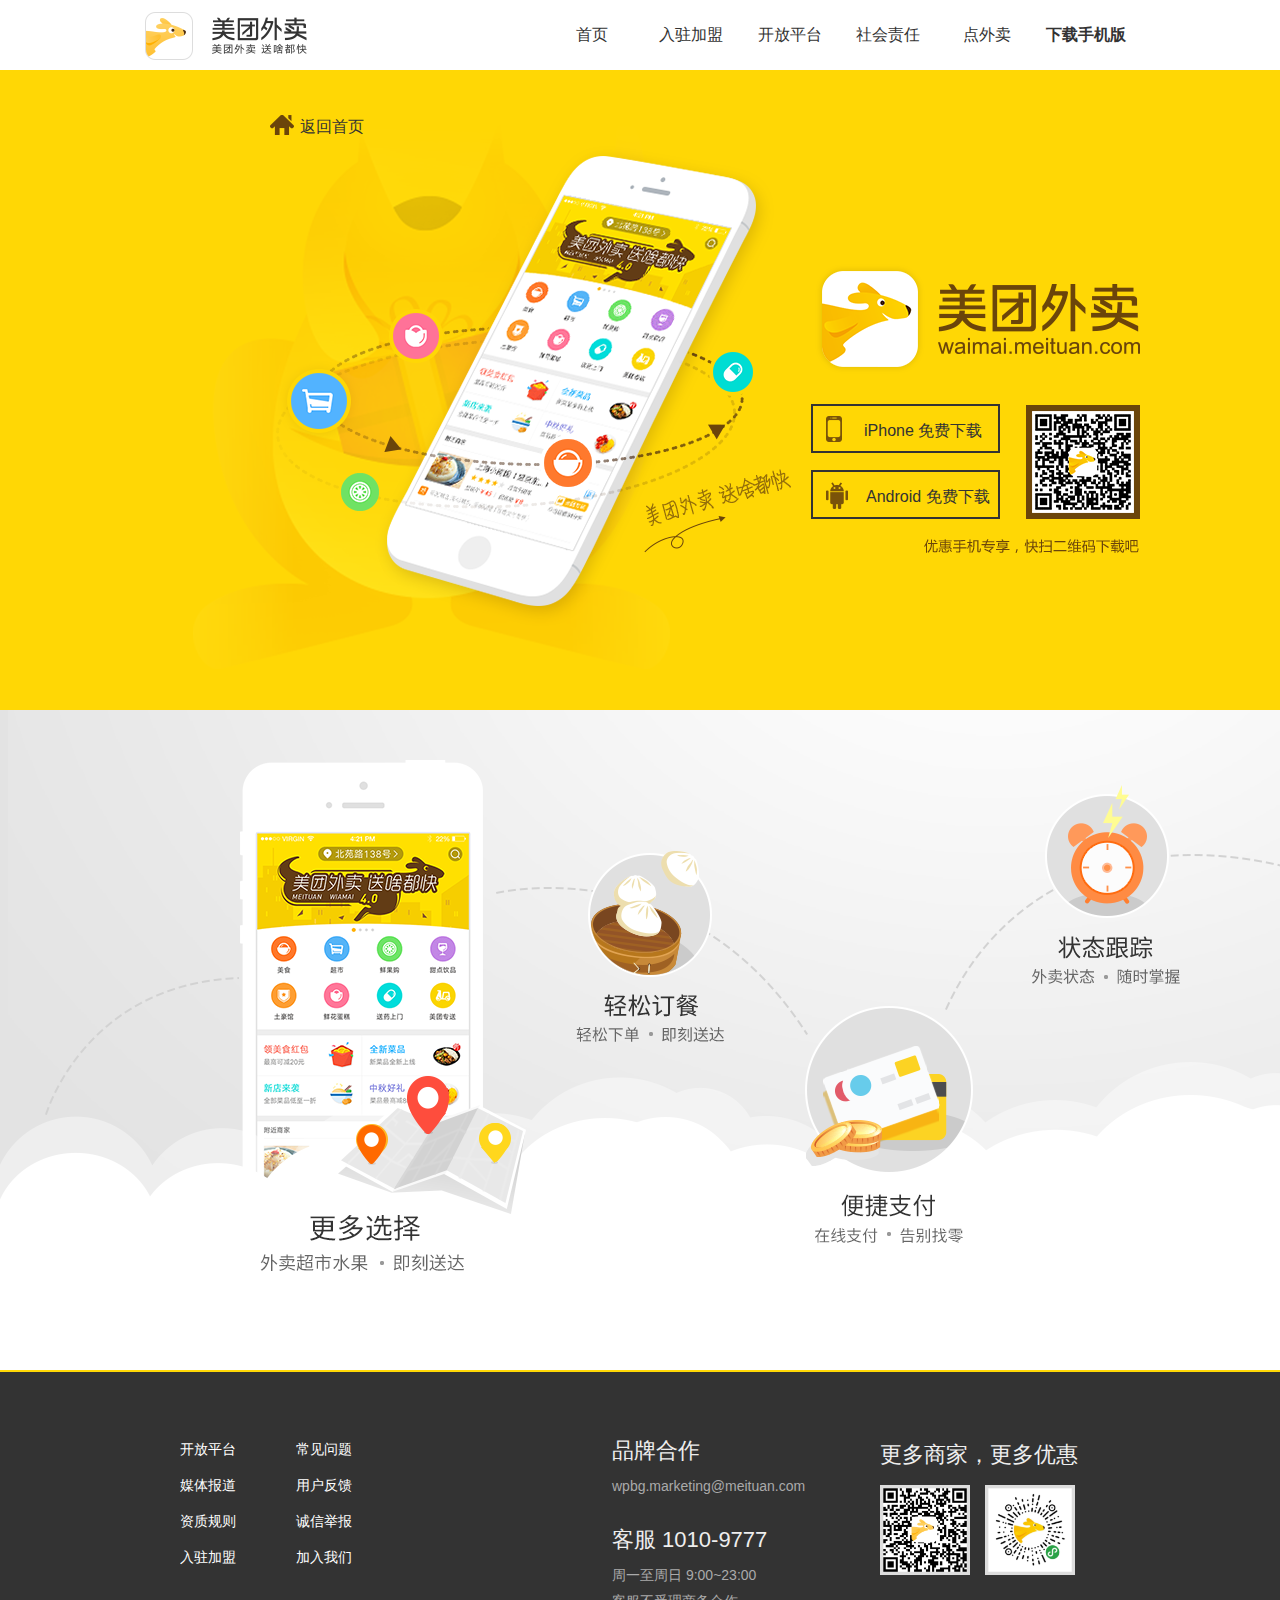
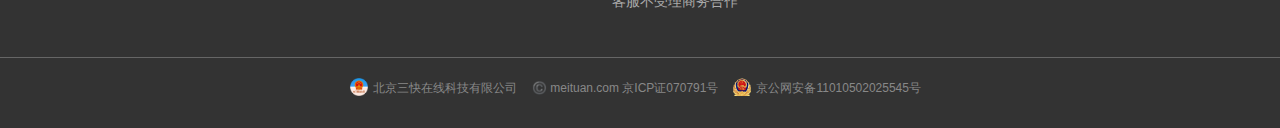
<file: 美团/meituan.html>
<!DOCTYPE html>
<html lang="en">

<head>
  <meta charset="UTF-8">
  <meta name="viewport" content="width=device-width, initial-scale=1.0">
  <meta http-equiv="X-UA-Compatible" content="ie=edge">
  <title>美团外卖 - 外卖网|外卖订餐|快餐外卖|网站订餐外卖</title>
  <link rel="stylesheet" href="./css/reset/normalize.css">
  <link rel="stylesheet" href="./sass/meituan/sass.css">
  <link rel="stylesheet" href="./css/meituan.css">

</head>

<body>
  <!-- 1 头 head -->
  <div class="head">
    <div class="head-content">
      <a href="#" class="head-left">
        <img src="./images/meituan/head-left.png" alt="">
      </a>
      <div class="head-right">
        <ul>
          <li data-index="0"><a href="#">首页</a></li>
          <li data-index="1"><a href="#">入驻加盟</a></li>
          <li data-index="2"><a href="#">开放平台</a></li>
          <li data-index="3"><a href="#">社会责任</a></li>
          <li data-index="4"><a href="#">点外卖</a></li>
          <li data-index="5"><a href="#" class="active">下载手机版</a></li>
        </ul>
      </div>
    </div>
  </div>
  <!-- 2 内容 content -->
  <div class="content">
    <div class="container">
      <div class="content-top">
        <a href="#" class="home">返回首页</a>
        <a href="#" class="logo"></a>
        <a href="#" class="iphone">
          <i></i>
          <span>iPhone 免费下载</span>
        </a>
        <a href="#" class="android">
          <i></i>
          <span>Android 免费下载</span>
        </a>
        <img src="./images/meituan/content-top-img.png" class="content-top-img">
      </div>
      <div class="content-bottom">

      </div>
    </div>
  </div>

  <!-- 3 底 foot -->
  <div class="foot">
    <div class="foot-top">
      <div class="left">
        <ul class="col1">
          <li><a href="#">开放平台</a></li>
          <li><a href="#">媒体报道</a></li>
          <li><a href="#">资质规则</a></li>
          <li><a href="#">入驻加盟</a></li>
        </ul>
        <ul class="col2">
          <li><a href="#">常见问题</a></li>
          <li><a href="#">用户反馈</a></li>
          <li><a href="#">诚信举报</a></li>
          <li><a href="#">加入我们</a></li>
        </ul>
      </div>
      <div class="middle">
        <h2>品牌合作</h2>
        <p>wpbg.marketing@meituan.com</p>
        <h2 class="middle-ke">客服 1010-9777</h2>
        <p>周一至周日 9:00~23:00</p>
        <p class="middle-p">客服不受理商务合作</p>
      </div>
      <div class="right">
        <h2>更多商家，更多优惠</h2>
        <div class="right-left"></div>
        <div class="right-right"></div>
      </div>
    </div>
  </div>

  <!-- 4 底 footer -->
  <div class="footer">
    <div class="container">
      <div class="footer-left">
        <i></i>
        <a href="#">北京三快在线科技有限公司</a>
      </div>
      <span>©️ meituan.com 京ICP证070791号 </span>
      <div class="img"></div>
      <div class="footer-right">
          <i></i>
          <a href="#">京公网安备11010502025545号</a>
        </div>
    </div>
  </div>
</body>

</html>
</file>
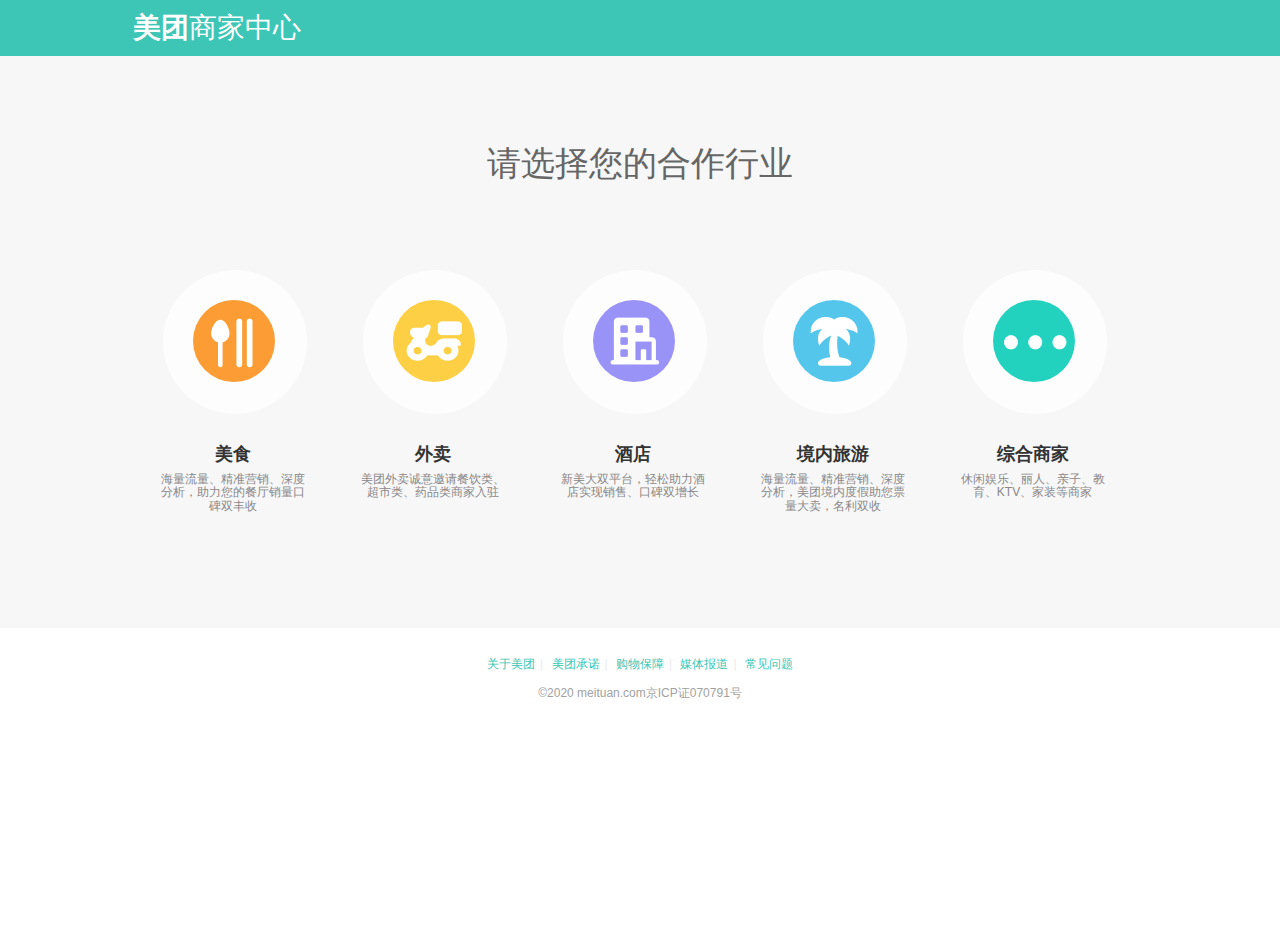
<file: 美团/merchants.html>
<!DOCTYPE html>
<html lang="en">

<head>
  <meta charset="UTF-8">
  <meta name="viewport" content="width=device-width, initial-scale=1.0">
  <meta http-equiv="X-UA-Compatible" content="ie=edge">
  <title>商家入驻</title>
  <link rel="stylesheet" href="./css/reset/normalize.css">
  <link rel="stylesheet" href="./sass/merchants/sass/sass.css">
</head>

<body>
  <!-- 1 导航 nav -->
  <div class="nav">
    <div class="container">
      <a href="#">
        <h2>美团<span>商家中心</span></h2>
      </a>
    </div>
  </div>
  <!-- 2 选择 choose -->
  <div class="choose">
    <div class="container">
      <!-- 标语 -->
      <div class="choose-please">
        <p>请选择您的合作行业</p>
      </div>
      <!-- 行业选择 -->
      <div class="choose-hang">
        <ul>
          <li>
            <div class="choose-img">
              <div class="choose-img-bg"></div>
            </div>
            <h2>美食</h2>
            <p>海量流量、精准营销、深度分析，助力您的餐厅销量口碑双丰收</p>
          </li>
          <li>
            <div class="choose-img ">
              <div class="choose-img-bg choose-img-wai"></div>
            </div>
            <h2>外卖</h2>
            <p>美团外卖诚意邀请餐饮类、超市类、药品类商家入驻</p>
          </li>
          <li>
            <div class="choose-img ">
              <div class="choose-img-bg choose-img-jiu"></div>
            </div>
            <h2>酒店</h2>
            <p>新美大双平台，轻松助力酒店实现销售、口碑双增长</p>
          </li>
          <li>
            <div class="choose-img ">
              <div class="choose-img-bg choose-img-jing"></div>
            </div>
            <h2>境内旅游</h2>
            <p>海量流量、精准营销、深度分析，美团境内度假助您票量大卖，名利双收</p>
          </li>
          <li>
            <div class="choose-img ">
              <div class="choose-img-bg choose-img-zong"></div>
            </div>
            <h2>综合商家</h2>
            <p>休闲娱乐、丽人、亲子、教育、KTV、家装等商家</p>
          </li>
        </ul>
      </div>
      
    </div>
  </div>
  <!-- 3 底 foot -->
  <div class="foot">
    <div class="container">
       <ul>
         <li><a href="#">关于美团</a><span>|</span></li> 
         <li><a href="#">美团承诺</a><span>|</span></li> 
         <li><a href="#">购物保障</a><span>|</span></li> 
         <li><a href="#">媒体报道</a><span>|</span></li> 
         <li><a href="#">常见问题</a></li> 
       </ul>
       <p>©2020 meituan.com京ICP证070791号</p>
    </div>
  </div>
  <!-- <script src="./lib/jquery/jquery-3.4.1.min.js"></script>
  <script src="./js/merchants.js"></script> -->
</body>

</html>
</file>
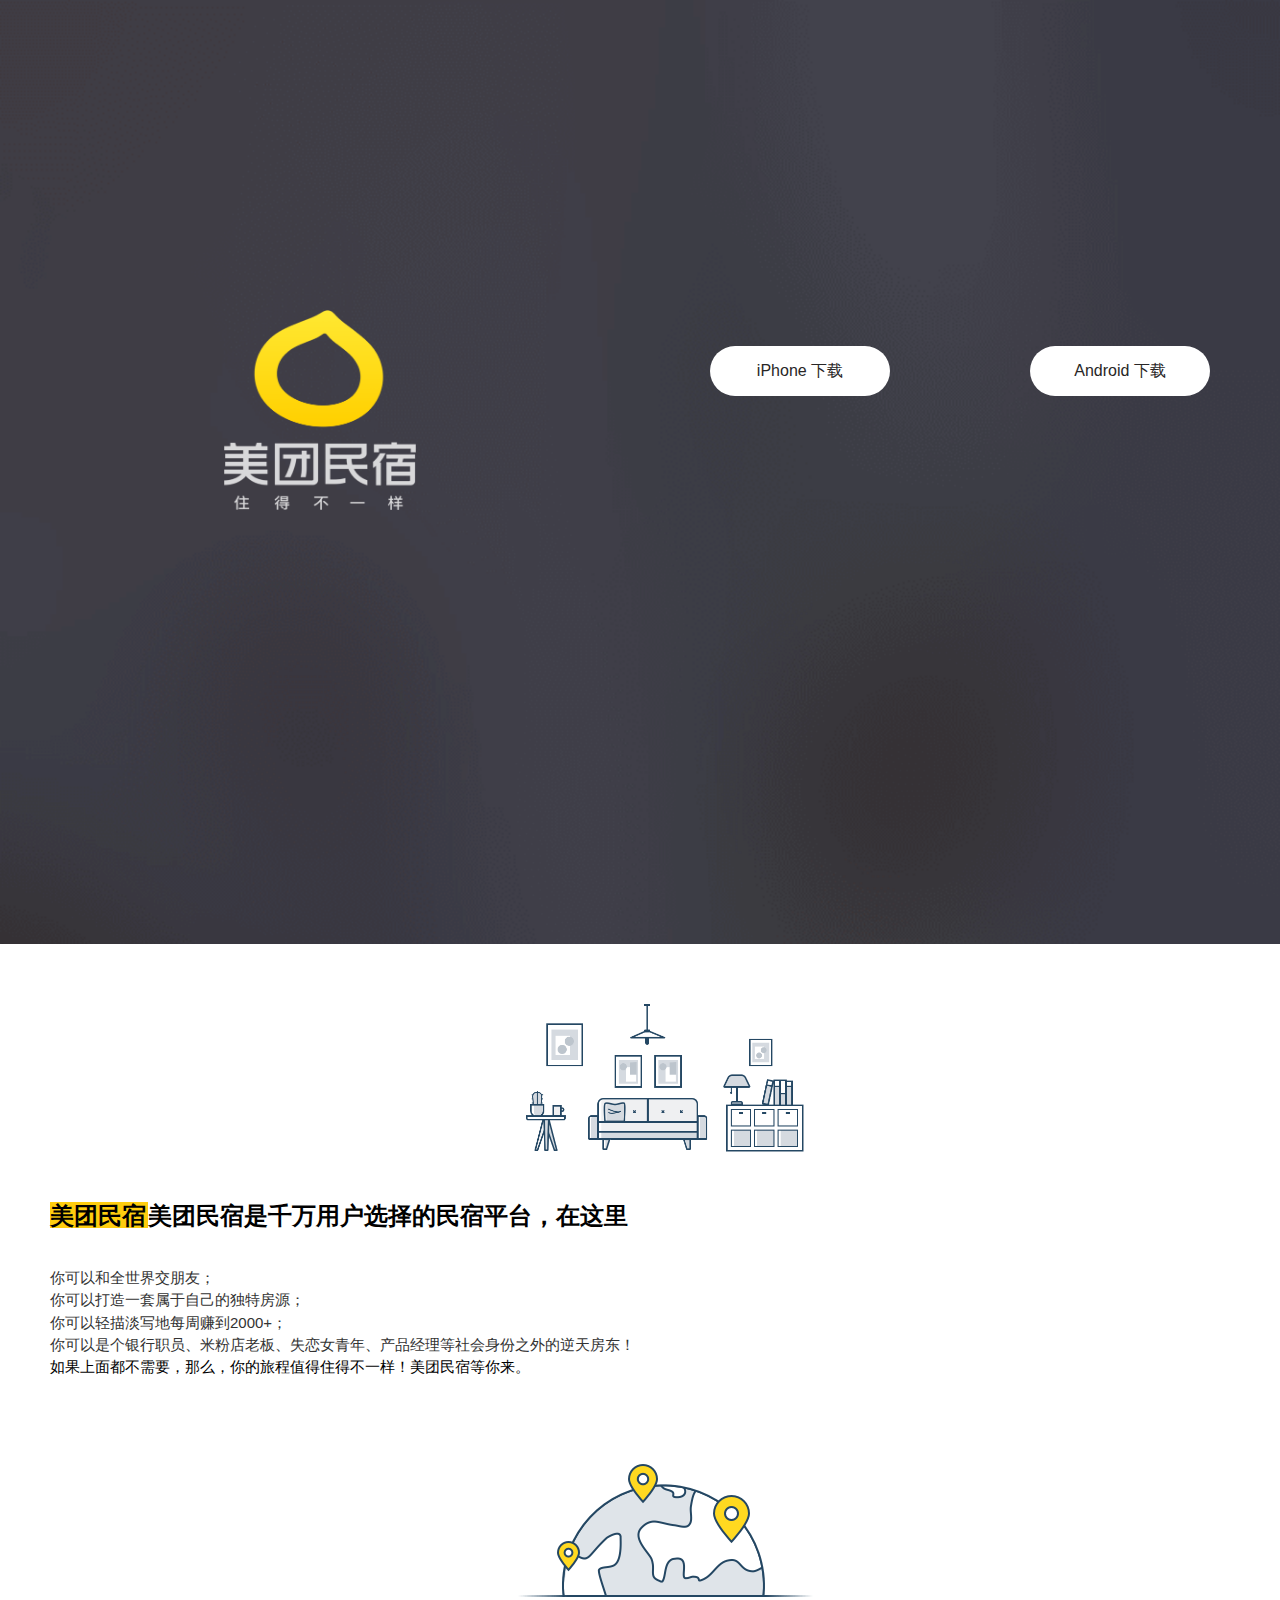
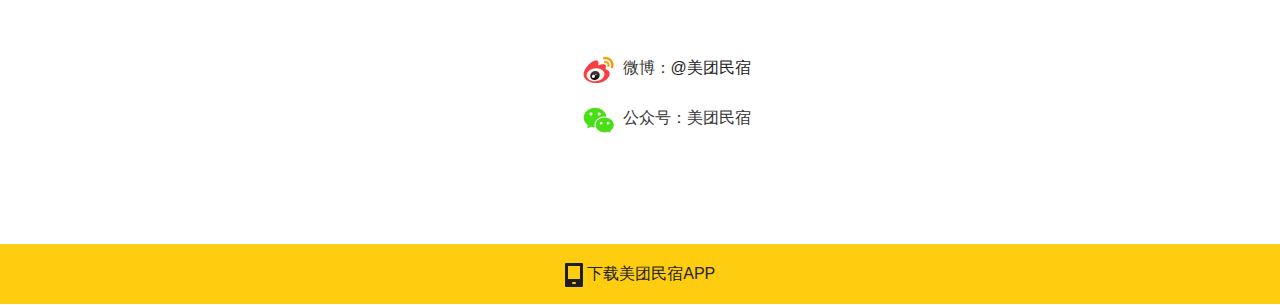
<file: 美团/minsu.html>
<!DOCTYPE html>
<html lang="en">

<head>
  <meta charset="UTF-8">
  <meta name="viewport" content="width=device-width, initial-scale=1.0">
  <meta http-equiv="X-UA-Compatible" content="ie=edge">
  <title>美团民宿app下载 - 美团民宿-住得不一样</title>
  <link rel="stylesheet" href="./css/reset/normalize.css">
  <link rel="stylesheet" href="./sass/minsu/sass.css">
  <link rel="stylesheet" href="./css/minsu.css">
</head>

<body>
  <!-- 头 head -->
  <div class="head">
    <div class="head-div">
      <div class="logo">
        <img src="./images/minsu/logo.png" alt="">
      </div>
      <div class="down">
        <div class="down-iph">
          <a href="#" class=".iph">iPhone 下载</a>
        </div>
        <div class="down-and">
          <a href="#" class=".and">Android 下载</a>
        </div>
      </div>
    </div>
  </div>
  <!-- 内容 content -->
  <div class="content">
    <div class="content-top">
      <img src="./images/minsu/content-top.png" alt="">
    </div>
    <h2><span>美团民宿</span>美团民宿是千万用户选择的民宿平台，在这里</h2>
    <ul class="content-intro">
      <li>你可以和全世界交朋友；</li>
      <li>你可以打造一套属于自己的独特房源；</li>
      <li>你可以轻描淡写地每周赚到2000+；</li>
      <li>你可以是个银行职员、米粉店老板、失恋女青年、产品经理等社会身份之外的逆天房东！</li>
      <li>如果上面都不需要，那么，你的旅程值得住得不一样！美团民宿等你来。</li>
    </ul>
    <div class="content-earth">
      <img src="./images/minsu/content-earth.png" alt="">
    </div>
    <ul class="content-rel">
      <li class="weibo">
        <img src="./images/minsu/weibo.png" alt="">
        <span>微博：<a href="#">@美团民宿</a></span>
      </li>
      <li class="weixin">
        <img src="./images/minsu/weixin.png" alt="">
        <span>公众号：美团民宿</span>
      </li>
    </ul>
  </div>
  <!-- 底 bottom -->
  <div class="bottom">
      <a href="#">
        <img src="./images/minsu/bottom.png" alt="">
        下载美团民宿APP
      </a>
  </div>
</body>

</html>
</file>
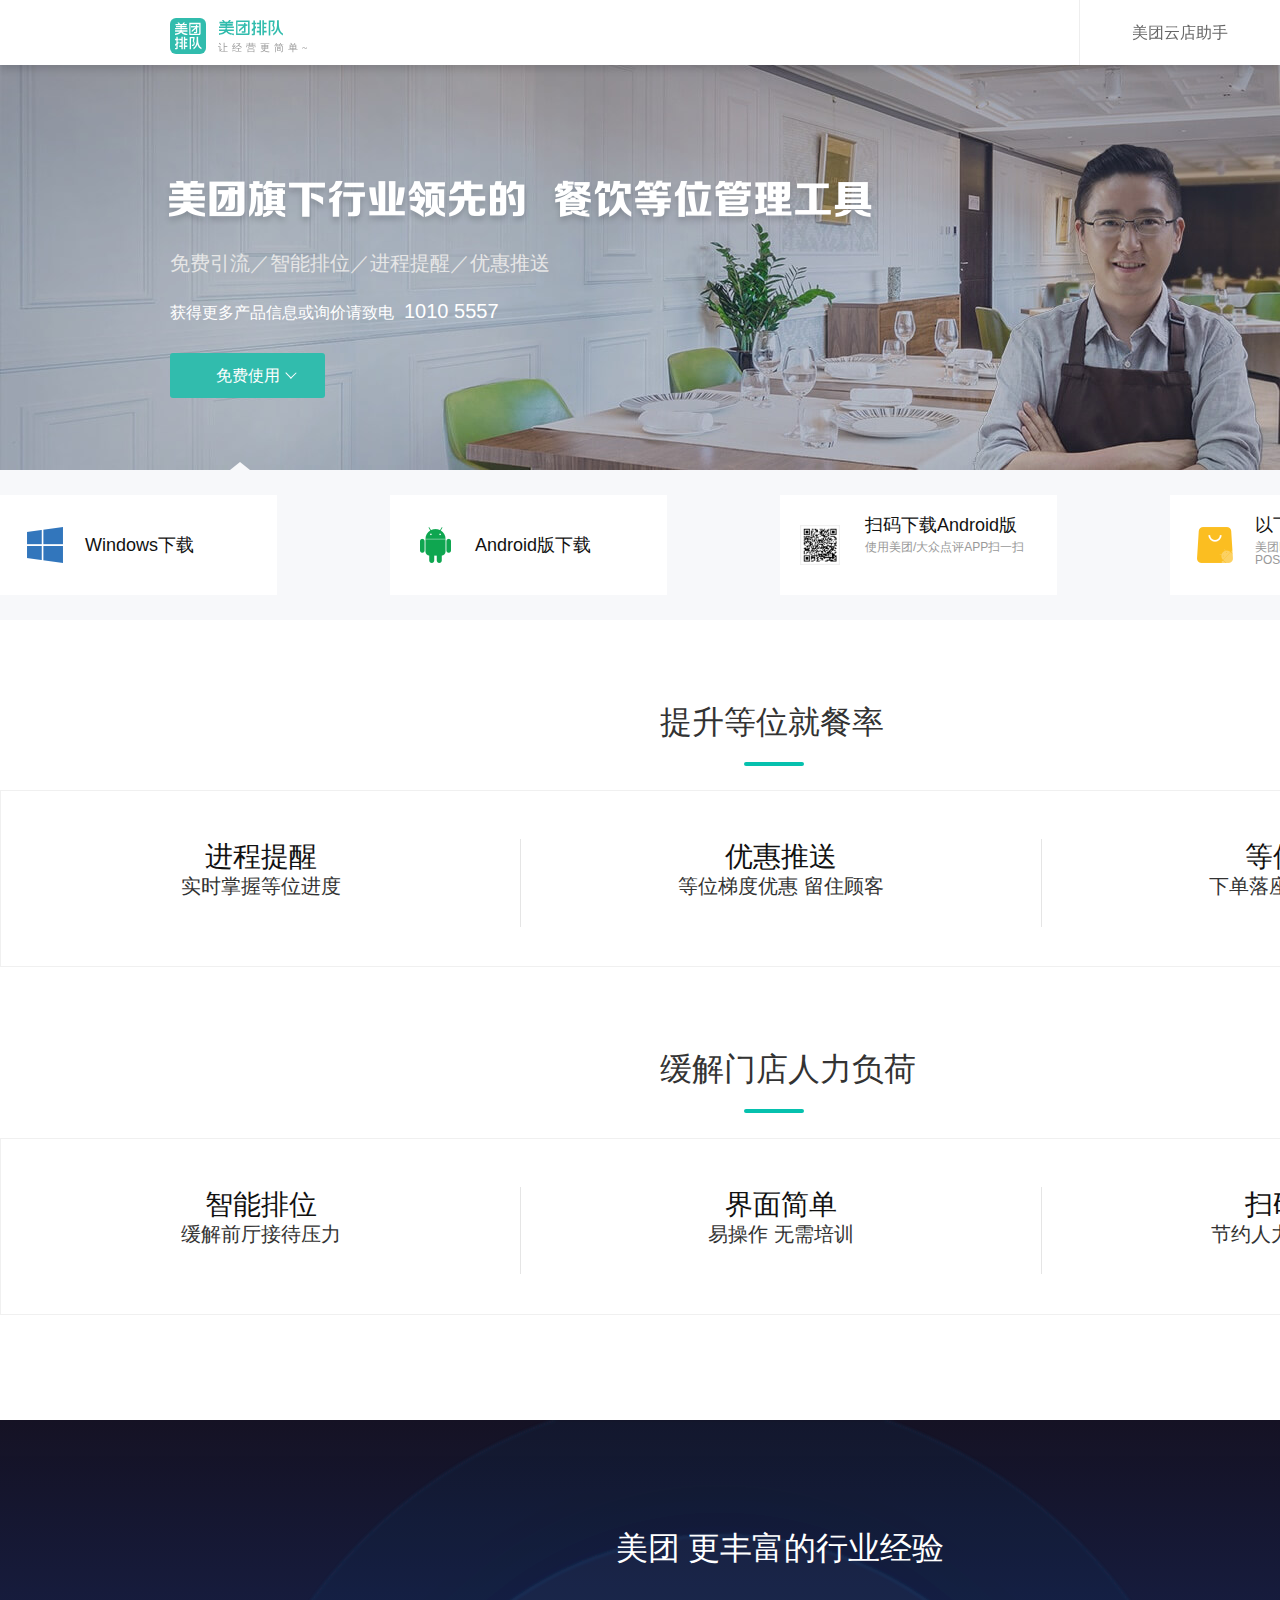
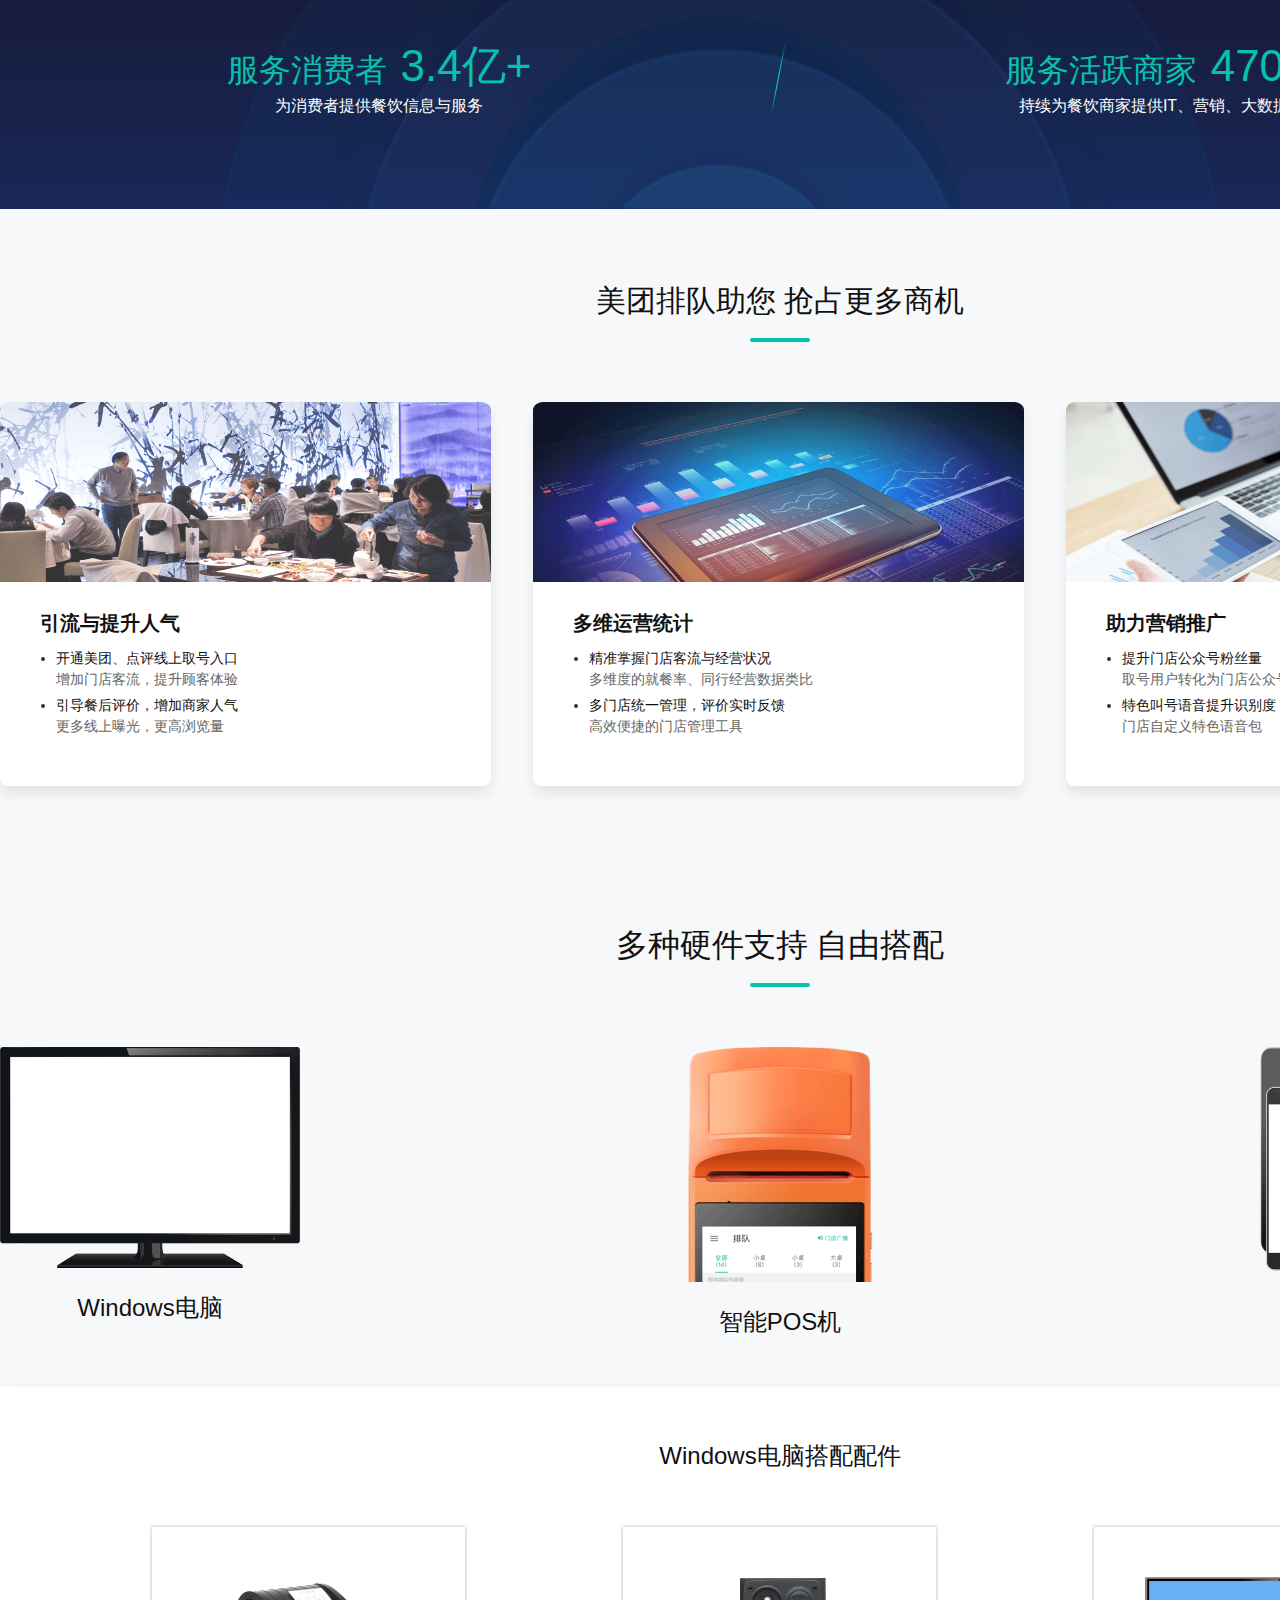
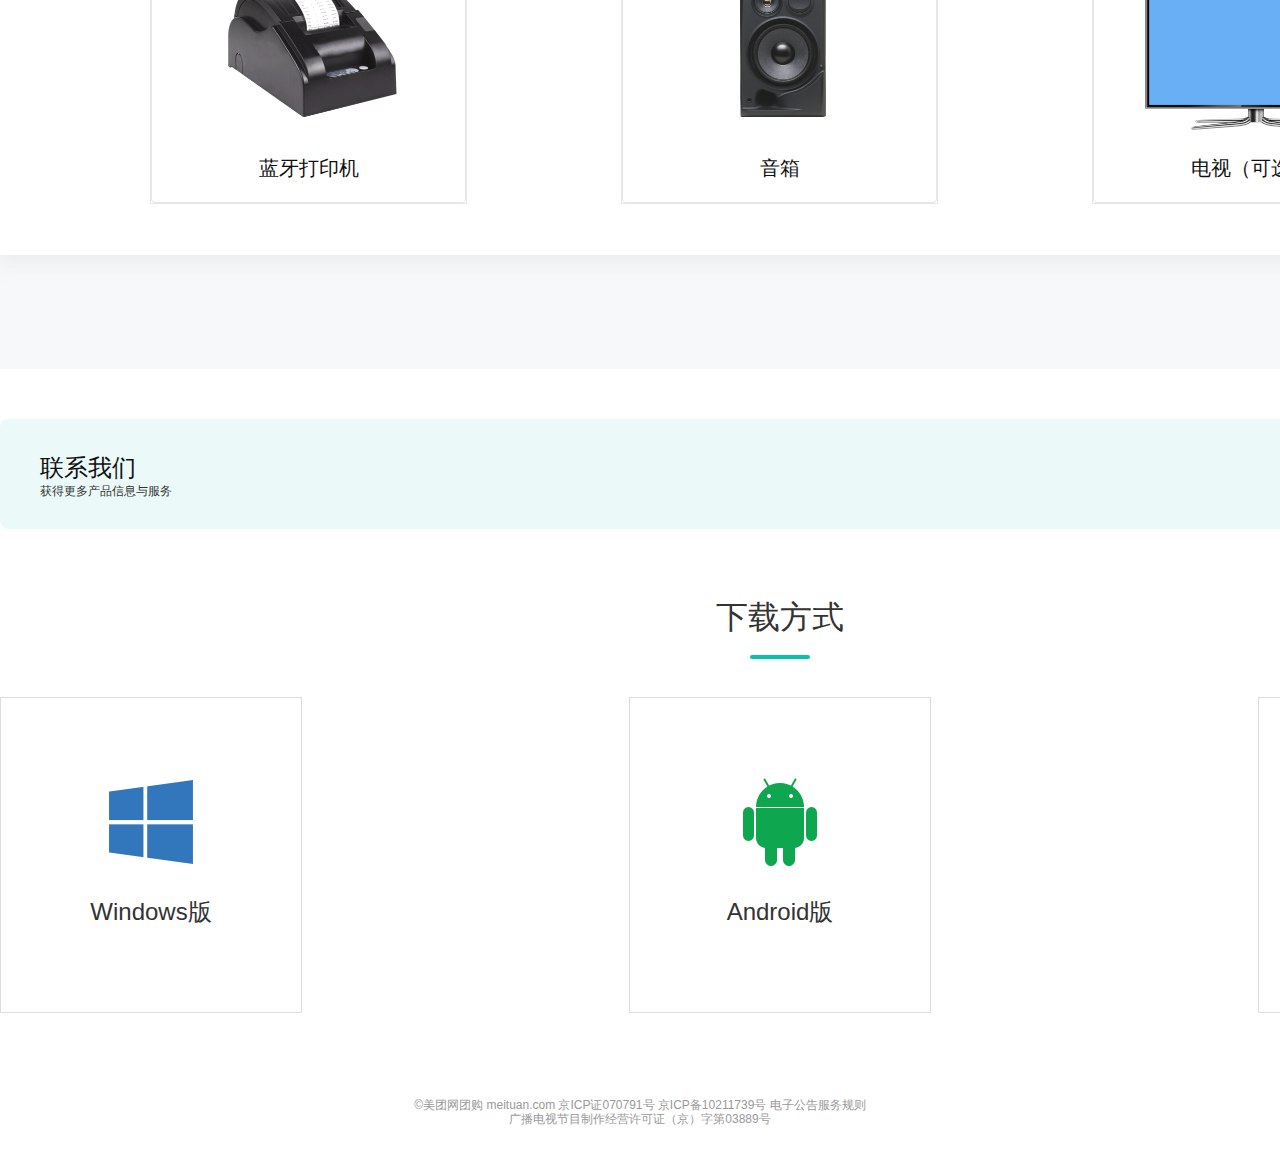
<file: 美团/paidui.html>
<!DOCTYPE html>
<html lang="en">

<head>
  <meta charset="UTF-8">
  <meta name="viewport" content="width=device-width, initial-scale=1.0">
  <meta http-equiv="X-UA-Compatible" content="ie=edge">
  <title>美团排队——提升餐厅经营效率，免费线上引流到店，排位预点提升翻台率</title>
  <link rel="stylesheet" href="./css/reset/normalize.css">
  <link rel="stylesheet" href="./sass/paidui/sass.css">
  <link rel="stylesheet" href="./css/paidui.css">

</head>

<body>
  <!-- 1 导航 nav -->
  <div class="nav">
    <div class="nav-left">
      <img src="./images/paidui/nav-left.svg" alt="">
    </div>
    <a href="#" class="nav-right">
      <span>美团云店助手</span>
    </a>
  </div>
  <!-- 2 主图 map -->
  <div class="map">
    <img src="./images/paidui/map-tool.png" alt="" class="map-tool">
    <h2>免费引流／智能排位／进程提醒／优惠推送</h2>
    <p>获得更多产品信息或询价请致电<span>1010 5557</span> </p>
    <a href="javascript:;" class="map-free">
      <span>免费使用</span>
      <i class="map-free-i"></i>
    </a>

  </div>
  <!-- 3 下载 down-->
  <div class="down">
    <i></i>
    <ul>
      <li class="windows">
        <div>
          <h3>Windows下载</h3>
        </div>
      </li>
      <li class="android">
        <div>
          <h3>Android版下载</h3>

        </div>
      </li>
      <li class="qrcode">
        <div>
          <h3>扫码下载Android版</h3>
          <p>使用美团/大众点评APP扫一扫</p>
        </div>
      </li>
      <li class="market">
        <div>
          <h3>以下应用市场下载</h3>
          <p>美团POS、安卓应用市场、商米POS、旺POS</p>
        </div>
      </li>
    </ul>
  </div>

  <!-- 4 介绍 intro -->
  <div class="intro">
    <div class="container">
      <h2>提升等位就餐率</h2>
      <ul>
        <li class="intro-li">
          <h4>进程提醒</h4>
          <p>实时掌握等位进度</p>
        </li>
        <li class="intro-li">
          <h4>优惠推送</h4>
          <p>等位梯度优惠 留住顾客</p>
        </li>
        <li>
          <h4>等位预点</h4>
          <p>下单落座 提升翻台率</p>
        </li>
      </ul>
      <h2>缓解门店人力负荷</h2>
      <ul>
        <li class="intro-li">
          <h4>智能排位</h4>
          <p>缓解前厅接待压力</p>
        </li>
        <li class="intro-li">
          <h4>界面简单</h4>
          <p>易操作 无需培训</p>
        </li>
        <li>
          <h4>扫码取号</h4>
          <p>节约人力与硬件资源</p>
        </li>
      </ul>

    </div>
  </div>

  <!-- 5 经验 exp-->
  <div class="exp">
    <div class="container">
      <h2>美团 更丰富的行业经验</h2>
      <div class="exp-box">
        <div class="exp-box-xiao">
          <h3>服务消费者<span>3.4亿+</span> </h3>
          <p>为消费者提供餐饮信息与服务</p>

        </div>
        <div class="exp-fen">

        </div>
        <div class="exp-box-shang">
          <h3>服务活跃商家<span>470W+</span> </h3>
          <p>持续为餐饮商家提供IT、营销、大数据等服务</p>
        </div>
      </div>
    </div>
  </div>

  <!-- 6 抢占 qiang -->
  <div class="qiang">
    <div class="container">
      <h2>美团排队助您 抢占更多商机</h2>
      <ul>
        <li class="qiang-yin">
          <img src="./images/paidui/qiang-yin.png">
          <h3>引流与提升人气</h3>
          <ol>
            <li>
              <p>开通美团、点评线上取号入口</p>
              <p>增加门店客流，提升顾客体验</p>
            </li>
            <li>
              <p>引导餐后评价，增加商家人气</p>
              <p>更多线上曝光，更高浏览量</p>
            </li>
          </ol>
        </li>
        <li class="qiang-duo">
          <img src="./images/paidui/qiang-duo.png">
          <h3>多维运营统计</h3>
          <ol>
            <li>
              <p>精准掌握门店客流与经营状况</p>
              <p>多维度的就餐率、同行经营数据类比</p>
            </li>
            <li>
              <p>多门店统一管理，评价实时反馈</p>
              <p>高效便捷的门店管理工具</p>
            </li>
          </ol>
        </li>
        <li class="qiang-zhu">
          <img src="./images/paidui/qiang-zhu.png">
          <h3>助力营销推广</h3>
          <ol>
            <li>
              <p>提升门店公众号粉丝量</p>
              <p>取号用户转化为门店公众号粉丝</p>
            </li>
            <li>
              <p>特色叫号语音提升识别度</p>
              <p>门店自定义特色语音包</p>
            </li>
          </ol>
        </li>
      </ul>
    </div>
  </div>
  <!-- 7 同行 tong -->
  <!-- <div class="tong">
    <div class="container">

    </div>
  </div> -->

  <!-- 8  硬件 ying-->
  <div class="ying">
    <div class="container">
      <h2>多种硬件支持 自由搭配</h2>
      <ul>
        <li class="ying-li ying-win ying-li-right">
          <img src="./images/paidui/ying-win.png" alt="">
          <div>
            <i></i>
            Windows电脑</div>
        </li>
        <li class="ying-li ying-pos ying-li-right">
          <img src="./images/paidui/ying-pos.png" alt="">
          <div>
            <i></i>
            智能POS机</div>
        </li>
        <li class="ying-li ying-an">
          <img src="./images/paidui/ying-an.png" alt="">
          <div>
            <i></i>
            安卓平板/手机</div>
        </li>
      </ul>
      <!-- 硬件下面的盒子 -->
      <div class="ying-box active ">
        <p>Windows电脑搭配配件</p>
        <ul>
          <li><img src="./images/paidui/ying-box1.png">
            <p>蓝牙打印机</p>
          </li>
          <li><img src="./images/paidui/ying-box2.png">
            <p>音箱</p>
          </li>
          <li><img src="./images/paidui/ying-box3.png">
            <p>电视（可选）</p>
          </li>
        </ul>
      </div>
      <div class="ying-box">
        <p>智能POS机可选配件</p>
        <ul>
          <li>
            <img src="./images/paidui/ying-box4.png">
            <p>蓝牙打印机（可选）</p>
          </li>
          <li>
            <img src="./images/paidui/ying-box5.png">
            <p>蓝牙音箱（可选）</p>
          </li>
          <li>
            <img src="./images/paidui/ying-box6.png">
            <p>电视（可选）</p>
          </li>
        </ul>
      </div>
      <div class="ying-box">
        <p>安卓平板/手机搭配配件</p>
        <ul>
          <li>
            <img src="./images/paidui/ying-box7.png">
            <p>蓝牙打印机</p>
          </li>
          <li>
            <img src="./images/paidui/ying-box8.png">
            <p>蓝牙音箱</p>
          </li>
          <li>
            <img src="./images/paidui/ying-box9.png">
            <p>电视（可选）</p>
          </li>
        </ul>
      </div>
    </div>
  </div>

  <!-- 9 联系 lian -->
  <div class="lian">
    <div class="container">
      <p>联系我们</p>
      <p>获得更多产品信息与服务</p>
      <div class="tel">
        <img src="./images/paidui/tel.png">
        10105557
      </div>
    </div>
  </div>


  <!-- 10 方式 fang -->
  <div class="fang">
    <div class="container">
      <h2>下载方式</h2>
      <ul class="download-links">
        <li class="windows">
          <div>
            <h3>
              Windows版
            </h3>

            <!-- <div class="mouse-hover">
              <p>Windows版</p> <button>点击直接下载</button>
            </div> -->
          </div>
        </li>
        <li class="android">
          <div>
            <h3>Android版</h3>

            <!-- <div class="mouse-hover">
              <p>请使用美团／大众点评APP扫码下载</p> <a>或点此直接下载</a>
            </div> -->
          </div>
        </li>
        <li class="market">
          <div>
            <h3>应用市场版</h3>

            <!-- <div class="mouse-hover">
              <p>可在以下应用市场直接下载使用:</p>
              <p>美团POS、安卓应用市场</p>
              <p>商米POS、旺POS</p>
            </div> -->
          </div>
        </li>
      </ul>
    </div>
  </div>
  <!-- 11 底 bottom -->
  <div class="bottom">
   <h4>©美团网团购 meituan.com 京ICP证070791号 京ICP备10211739号 电子公告服务规则</h4>
   <h4>广播电视节目制作经营许可证（京）字第03889号</h4>
  </div>
  
  
  <script src="./lib/jquery/jquery-3.4.1.min.js"></script>
  <script src="./js/paidui.js"></script>
</body>

</html>
</file>
<file: 美团/fonts/iconfont.css>
.sprity-16pt {
  background-image: url("../img/sprites/16pt.png");
}

.sprity-24pt {
  background-image: url("../img/sprites/24pt.png");
  display: inline-block;
  height: 24px;
  background-repeat: no-repeat;
  width: 24px;
  background-size: 140px auto;
}

.sprity-32pt {
  background-image: url("../img/sprites/32pt.png");
}

body {
  margin: 0;
  padding: 0;
  -webkit-font-smoothing: antialiased;
  font-family: "-apple-system","BlinkMacSystemFont","Roboto","Helvetica Neue","MIcrosoft YaHei",sans-serif !important;
  background-color: #F8F8F8;
}

.com-footer {
  margin-top: 40px;
}

blockquote, body, button, dd, dl, dt, fieldset, form, h1, h2, h3, h4, h5, h6, hr, input, legend, li, ol, p, pre, td, textarea, th, ul {
    margin: 0;
    padding: 0;
}

input, button, select, textarea{
    outline:none;
}

h6 {
  font-size: 1em;
}

.clearfix:after {
  content: " "; /* Older browser do not support empty content */
  visibility: hidden;
  display: block;
  height: 0;
  clear: both;
}

a {
  text-decoration: none;
}

p {
  margin-top: 0;
  margin-bottom: 0;
}

ul {
  margin: 0;
  padding: 0;
}

li {
  list-style: none;
  padding: 0;
  margin: 0;
}

dl {
    margin: 0;
  }

dd {
  margin: 0;
}

button, input {
  outline: none;
}

@font-face {
    font-family: "quote";
    src: url('../font/quote.eot?t=1500964529975'); /* IE9*/
    src: url('../font/quote.eot?t=1500964529975#iefix') format('embedded-opentype'), /* IE6-IE8 */
    url('../font/quote.woff?t=1500964529975') format('woff'), /* chrome, firefox */
    url('../font/quote.ttf?t=1500964529975') format('truetype'), /* chrome, firefox, opera, Safari, Android, iOS 4.2+*/
    url('../font/quote.svg?t=1500964529975#quote') format('svg'); /* iOS 4.1- */
}

.icon-quote {
  font-family:"quote" !important;
  font-size:16px;
  font-style:normal;
  -webkit-font-smoothing: antialiased;
  -moz-osx-font-smoothing: grayscale;
}

.icon-quote:before { content: "\e629"; }

@font-face {
  font-family: "iconfont";
  src: url('../font/iconfont.eot?t=1500964529975'); /* IE9*/
  src: url('../font/iconfont.eot?t=1500964529975#iefix') format('embedded-opentype'), /* IE6-IE8 */
  url('../font/iconfont.woff?t=1500964529975') format('woff'), /* chrome, firefox */
  url('../font/iconfont.ttf?t=1500964529975') format('truetype'), /* chrome, firefox, opera, Safari, Android, iOS 4.2+*/
  url('../font/iconfont.svg?t=1500964529975#iconfont') format('svg'); /* iOS 4.1- */
}

.iconfont {
  font-family: "iconfont" !important;
  font-size: 12px;
  font-style: normal;
  -webkit-font-smoothing: antialiased;
  -moz-osx-font-smoothing: grayscale;
}

.icon-zoom_icon:before { content: "\e604"; }

.icon-star_icon:before { content: "\e606"; }

.icon-btn_left:before { content: "\e608"; }

.icon-btn_right:before { content: "\e609"; }

.icon-header_location:before { content: "\e60a"; }

.icon-close_icon:before { content: "\e60b"; }

.icon-downarrow:before { content: "\e60f"; }

.icon-search:before { content: "\e611"; }

.icon-comment:before { content: "\e613"; }

.icon-checked:before { content: "\e614"; }

.icon-checkbox:before { content: "\e615"; }

.icon-up:before { content: "\e616";
background: linear-gradient(135deg, #FFD000 0%, #FFBD00 100%);;
-webkit-background-clip: text;
-webkit-text-fill-color: transparent;
}

.icon-hotel:before { content: "\e617"; }

.icon-bar:before { content: "\e618"; }

.icon-ktv:before { content: "\e619"; }

.icon-beauty:before { content: "\e61a"; }

.icon-food:before { content: "\e61b"; }

.icon-child:before { content: "\e61c"; }

.icon-married:before { content: "\e61d"; }

.icon-medical:before { content: "\e61e"; }

.icon-pet:before { content: "\e61f"; }

.icon-pedicure:before { content: "\e620"; }

.icon-travel:before { content: "\e621"; }

.icon-lable_level_1:before { content: "\e623"; color:#FFC300;}

.icon-lable_level_2:before { content: "\e622"; color:#FFC300;}

.icon-lable_level_3:before { content: "\e627"; color:#FFC300;}

.icon-lable_level_4:before { content: "\e624"; color:#FFC300;}

.icon-lable_level_5:before { content: "\e625"; color:#FFC300;}

.icon-lable_level_6:before { content: "\e626"; color:#FFC300;}

.icon-lable_level_7:before { content: "\e629"; color:#FFC300;}

.icon-lable_level_8:before { content: "\e628"; color:#FFC300;}

.icon-message_iconx:before { content: "\e62a"; color:rgb(253,194,45)}

.icon-collection_iconx:before { content: "\e62b"; color:#FFC300; font-size: 24px; }

.icon-order_iconx:before { content: "\e62c"; color:#FFC300; font-size: 24px; }

.icon-more_iconx:before { content: "\e62d"; color:#FFC300; font-size: 24px; }

.icon-comment_iconx:before { content: "\e62e"; color:#FFC300; font-size: 24px; }

.icon-money_iconx:before { content: "\e62f"; color:#FFC300; font-size: 24px; }

.icon-ticket_iconx:before { content: "\e630"; color:#FFC300; font-size: 24px; }

.icon-setting_iconx:before { content: "\e631";  font-size: 24px; }

.icon-safe {
  background-position: 80%;
  float: left;
  position: relative;
  top: -7px;
}

@font-face {
  font-family: "numbers";
  src: url("../font/numbers.eot"); /* IE9 */
  src: url("../font/numbers.eot?#iefix") format("embedded-opentype"), /* IE6-IE8 */

  url("../font/numbers.woff") format("woff"), /* chrome、firefox */
  url("../font/numbers.ttf") format("truetype"), /* chrome、firefox、opera、Safari, Android, iOS 4.2+ */

  url("../font/.svg#numbers") format("svg"); /* iOS 4.1- */
  font-style: normal;
  font-weight: normal;
}

.numfont {
  font-family: "numbers" !important;
  letter-spacing: -0.5px;
}

@font-face {
    font-family: "MFShangHei-Regular";
    src: url("../font/MFShangHei-Regular.eot"); /* IE9 */
    src: url("../font/MFShangHei-Regular.eot?#iefix") format("embedded-opentype"), /* IE6-IE8 */

    url("../font/MFShangHei-Regular.woff") format("woff"), /* chrome、firefox */
    url("../font/MFShangHei-Regular.ttf") format("truetype"), /* chrome、firefox、opera、Safari, Android, iOS 4.2+ */

    url("../font/MFShangHei-Regular.svg#MFShangHei-Regular") format("svg"); /* iOS 4.1- */
    font-style: normal;
    font-weight: normal;
}

.mf-shang-hei-regular {
  font-family: "MFShangHei-Regular" !important;
}

@keyframes fadeInAni {
    0% {
        opacity: 0;
    }
    100% {
        opacity: 1;
    }
}

@keyframes fadeOutAni {
    0% {
        opacity: 1;
    }
    100% {
        opacity: 0;
    }
}

.fade-in{
  animation-name: fadeInAni;
  animation-duration: 0.5s;
  animation-iteration-count: 1;
  animation-delay: 0s;
}

.fade-out{
  animation-name: fadeOutAni;
  animation-duration: 0.5s;
  animation-iteration-count: 1;
  animation-delay: 0s;
}

.lazyImg{
  animation-name: fadeInAni;
  animation-duration: 0.5s;
  animation-iteration-count: 1;
  animation-delay: 0s;
}

@font-face {font-family: "home-category-iconfont";
  src: url('../font/home-category-iconfont.eot?t=1503027869484'); /* IE9*/
  src: url('../font/home-category-iconfont.eot?t=1503027869484#iefix') format('embedded-opentype'), /* IE6-IE8 */
  url('../font/home-category-iconfont.woff?t=1503027869484') format('woff'), /* chrome, firefox */
  url('../font/home-category-iconfont.ttf?t=1503027869484') format('truetype'), /* chrome, firefox, opera, Safari, Android, iOS 4.2+*/
  url('../font/home-category-iconfont.svg?t=1503027869484#home-category-iconfont') format('svg'); /* iOS 4.1- */
}

.home-category-iconfont {
  font-family:"home-category-iconfont" !important;
  font-size:14px;
  font-style:normal;
  -webkit-font-smoothing: antialiased;
  -moz-osx-font-smoothing: grayscale;
}

.hc-icon-bar:before { content: "\e621"; }

.hc-icon-food:before { content: "\e622";  }

.hc-icon-child:before { content: "\e623"; }

.hc-icon-education:before { content: "\e624"; }

.hc-icon-decorate:before { content: "\e625"; }

.hc-icon-beauty:before { content: "\e626"; }

.hc-icon-ktv:before { content: "\e627"; }

.hc-icon-medical:before { content: "\e628"; }

.hc-icon-married:before { content: "\e629"; }

.hc-icon-hotel:before { content: "\e62a"; }

.hc-icon-sport:before { content: "\e62b"; }

.hc-icon-maoyan:before { content: "\e62c"; }

.hc-icon-travel:before { content: "\e62d"; }

.hc-icon-default:before { content: "\e62f"; }

.hc-icon-waimai:before { content: "\e630"; }

.hc-icon-zhenguo:before { content: "\e631"; }

.hc-icon-plane:before { content: "\e632"; }

.hc-icon-life:before { content: "\e633"; }

@font-face {font-family: "icon-userinfo";
  src: url('icon-userinfo.eot?t=1506396008916'); /* IE9*/
  src: url('icon-userinfo.eot?t=1506396008916#iefix') format('embedded-opentype'), /* IE6-IE8 */
  url('[data-uri]') format('woff'),
  url('icon-userinfo.ttf?t=1506396008916') format('truetype'), /* chrome, firefox, opera, Safari, Android, iOS 4.2+*/
  url('icon-userinfo.svg?t=1506396008916#icon-userinfo') format('svg'); /* iOS 4.1- */
}

.icon-userinfo {
  font-family:"icon-userinfo" !important;
  font-size:16px;
  font-style:normal;
  -webkit-font-smoothing: antialiased;
  -moz-osx-font-smoothing: grayscale;
}

.icon-comment:before { content: "\e626"; }

.icon-orders:before { content: "\e627"; }

.icon-nonpayment:before { content: "\e628"; }

.icon-unused:before { content: "\e629"; }

.icon-refund:before { content: "\e62a"; }

@font-face {
  font-family: 'high-quality';
  src: url('../font/high-quality.eot');
  src: url('../font/high-quality.eot?#iefix') format('embedded-opentype'),
  url('../font/high-quality.woff') format('woff'),
  url('../font/high-quality.ttf') format('truetype'),
  url('../font/high-quality.svg#iconfont') format('svg');
}

@font-face {font-family: "col-iconfont";
  src: url('col-iconfont.eot?t=1507800163458'); /* IE9*/
  src: url('col-iconfont.eot?t=1507800163458#iefix') format('embedded-opentype'), /* IE6-IE8 */
  url('[data-uri]') format('woff'),
  url('col-iconfont.ttf?t=1507800163458') format('truetype'), /* chrome, firefox, opera, Safari, Android, iOS 4.2+*/
  url('col-iconfont.svg?t=1507800163458#iconfont') format('svg'); /* iOS 4.1- */
}

.col-iconfont {
  font-family:"col-iconfont" !important;
  font-size:16px;
  font-style:normal;
  -webkit-font-smoothing: antialiased;
  -moz-osx-font-smoothing: grayscale;
}

.icon-delete:before { content: "\e62a"; }

.icon-card:before { content: "\e62b"; }

.icon-pastdue:before { content: "\e62c"; }

@font-face {
  font-family: 'iconfontNew';
  src: url('../font/iconfontNew.eot');
  src: url('../font/iconfontNew.eot?#iefix') format('embedded-opentype'),
      url('../font/iconfontNew.woff') format('woff'),
      url('../font/iconfontNew.ttf') format('truetype'),
      url('../font/iconfontNew.svg#iconfont') format('svg');
}

.iconfontNew {
  font-family: "iconfontNew" !important;
  font-size: 16px;
  font-style: normal;
  -webkit-font-smoothing: antialiased;
  -moz-osx-font-smoothing: grayscale;
}

.hc-icon-foodNew:before{ content: '\e60e';color:#FF8200;vertical-align:middle;line-height: 18px; }

.hc-icon-hotelNew:before{ content:'\e616';color:#9B5E3E;vertical-align:middle;line-height: 18px; }

.hc-icon-maoyanNew:before{ content:'\e612';color:#FF3D00;vertical-align:middle;line-height: 18px; }

.hc-icon-ktvNew:before{ content:'\e607';color:#00BF96;vertical-align:middle;line-height: 18px; }

.hc-icon-zhenguoNew:before{ content:'\e60c';color:#FFB500;vertical-align:middle;line-height: 18px; }

.hc-icon-beautyNew:before{ content:'\e60f';color:#FF4081;vertical-align:middle;line-height: 18px; }

.hc-icon-marriedNew:before{ content:'\e609';color:#FF4081;vertical-align:middle;line-height: 18px; }

.hc-icon-childNew:before{ content:'\e608';color:#FF4081;vertical-align:middle;line-height: 18px; }

.hc-icon-sportNew:before{ content:'\e611';color:#03A9F4;vertical-align:middle;line-height: 18px; }

.hc-icon-decorateNew:before{ content:'\e60b';color:#00BF96;vertical-align:middle;line-height: 18px; }

.hc-icon-educationNew:before{ content:'\e610';color:#00BF96;vertical-align:middle;line-height: 18px; }

.hc-icon-medicalNew:before{ content:'\e60d';color:#03A9F4;vertical-align:middle;line-height: 18px; }

.hc-icon-barNew:before{ content:'\e606';color:#00BF96;vertical-align:middle;line-height: 18px; }

.hc-icon-waimaiNew:before{ content:'\e60a';color:#FFB500;vertical-align:middle;line-height: 18px; }

.hc-icon-planeNew:before{ content:'\e615';color:#03A9F4;vertical-align:middle;line-height: 18px; }

.hc-icon-lifeNew:before{ content:'\e614';color:#00BF96;vertical-align:middle;line-height: 18px; }

.hc-icon-travelNew:before{ content:'\e613';color:#03A9F4;vertical-align:middle;line-height: 18px; }

@font-face {
    font-family: "level-icon-new";
    src: url("../font/level-icon-new.eot"); /* IE9 */
    src: url("../font/level-icon-new.eot?#iefix") format("embedded-opentype"), /* IE6-IE8 */
    url("../font/level-icon-new.woff") format("woff"), /* chrome、firefox */
    url("../font/level-icon-new.ttf") format("truetype"), /* chrome、firefox、opera、Safari, Android, iOS 4.2+ */
    url("../font/level-icon-new.svg#iconfont") format("svg"); /* iOS 4.1- */
}

.levelIconNew {
  font-family: "level-icon-new" !important;
  font-size: 12px;
  font-style: normal;
  -webkit-font-smoothing: antialiased;
  -moz-osx-font-smoothing: grayscale;
}

.icon-new-level_1:before { content: "\e603"; color: #222222; }

.icon-new-level_2:before { content: "\e608"; color: #222222; }

.icon-new-level_3:before { content: "\e607"; color: #222222; }

.icon-new-level_4:before { content: "\e602"; color: #222222; }

.icon-new-level_5:before { content: "\e604"; color: #222222; }

.icon-new-level_6:before { content: "\e601"; color: #222222; }

.icon-new-level_7:before { content: "\e606"; color: #222222; }

.icon-new-level_8:before { content: "\e605"; color: #222222; }
</file>
<file: 美团/css/common.css>
.container{
  width: 1190px;
  height: 100%;
  /* background-color: red; */
  margin: 0 auto;
}

.header-bar {
  background: #F8F8F8;
  width: 100%;
  font-size: 12px;
  color:#999;
  height: 40px;

}
  .header-bar a {
    color: #999
  }
  .header-bar a:hover {
  color: #FE8C00;

}
  .header-bar .current-city {
    color: #666;
  }
  .header-bar .near-citys {
    display: inline-block;
  }
  .header-bar .header-bar-position {
    display: none;
    float: left;
    padding-top: 12px;
  }
  .header-bar .header-bar-position .header-icon {
      font-size: 12px;
    }
  .header-bar .header-bar-position .user-entry {
      display: none;
      margin-left: 15px;
    }
  .header-bar .header-bar-position .user-entry a {
        margin-left: 10px;
      }
  .header-bar .header-bar-position .user-entry .user-importent {
        color: #222222;
        font-weight: 500;
      }
  .header-bar .header-bar-position .user-entry .user-up {
        color: #FE8C00;
      }
  .header-bar .change-city {
    background: #F4F4F4;
    border: 1px solid #E5E5E5;
    border-radius: 2px;
    color: #666;
    margin: 0 4px;
    padding: 0 2px
  }
  .header-bar .change-city:hover {
  color:#fe8c00;
  font-weight: 400;

}
  .header-bar .city-guess {
    margin: 0 4px;
  }
  .header-bar .header-bar-nav {
    float: right;
  }
  .header-bar .header-nav-first>li {
    float:left;
    position: relative;
    height: 40px;
    padding: 12px 14px;
    box-sizing: border-box;
    border-left: 1px solid transparent;
    border-right: 1px solid transparent;
  }
  .header-bar .header-nav-first>li a {
      display: block;
    }
  .header-bar .has-child:hover {
    color: #FE8C00;
    background-color: #fff;
    border-color: #E5E5E5;
    box-shadow: 0 3px 5px 0 rgba(0,0,0,0.1);
  }
  .header-bar .header-nav-second {
    position: absolute;
    border: 1px solid #E5E5E5;
    background: #fff;
    text-align: center;
    z-index: 1000;
    right: -1px;
    top: 95%;
    box-shadow: 0 3px 5px 0 rgba(0,0,0,0.1);
    border-bottom-left-radius: 4px;
    border-bottom-right-radius: 4px;
    box-sizing: content-box;
    display: none
  }
  .header-bar .header-nav-second:after {
  content: "";
  background: #fff;
  width: 76px;
  height: 3px;
  position: absolute;
  top: -2px;
  right: 0;

}
  .header-bar .header-nav-my {
    width: 100%;
  }
  .header-bar .header-nav-my a {
      line-height: 35px;
    }
  .header-bar .header-nav-merchant {
    width: 140%;
    border-top-left-radius: 4px;
  }
  .header-bar .header-nav-merchant a {
      line-height: 35px;
    }
  .header-bar .header-nav-site {
    width: 1200px;
    box-sizing: border-box;
    border-top-left-radius: 4px;
    padding: 30px 36px 36px 47px;
  }
  .header-bar .header-nav-site .header-nav-third {
      float:left;
      margin-right: 47px;
    }
  .header-bar .header-nav-site .header-nav-third dt {
        margin-bottom: 26px;
        font-size: 14px;
        color: #222222;
        font-weight: 500;
      }
  .header-bar .header-nav-site .header-nav-third dd a {
          display: block;
          padding: 5px 0
        }
  .header-bar .header-nav-site .header-nav-third dd a:hover {
  font-weight: 400;
  color: #FE8C00;

}
  .header-bar .header-nav-site .header-jiulv {
      width: 234px;
    }
  .header-bar .header-nav-site .header-jiulv dd {
        width: 33%;
        text-align: center;
        float: left;
      }
  .header-bar .header-nav-site .header-meishi {
      width: 156px;
    }
  .header-bar .header-nav-site .header-meishi dd {
        width: 50%;
        text-align: center;
        float: left;
      }
  .header-bar .header-nav-site .header-movie {
      width: 90px;
    }
  .header-bar .header-nav-site .header-app {
      float: right;
    }
  .header-bar .header-nav-site .header-app dd {
        display: inline-block;
        margin: 0 8px;
      }
  .header-bar .header-nav-site .header-app .appicon {
        width: 60px;
        height: 60px;
        border: 0;
      }
@media screen and (max-width: 1200px) {
    .header-bar .header-nav-site {
      width: 960px;
    }
      .header-bar .header-nav-site .header-nav-third {
        margin-right: 40px;
      }
      .header-bar .header-nav-site .header-app {
        width: 250px;
        margin-right: 0;
      }
}
@font-face {font-family: "com_header";
  src: url('../font/header.eot?t=1501036445556'); /* IE9*/
  src: url('../font/header.eot?t=1501036445556#iefix') format('embedded-opentype'), /* IE6-IE8 */
  url('../font/header.woff?t=1501036445556') format('woff'), /* chrome, firefox */
  url('../font/header.ttf?t=1501036445556') format('truetype'), /* chrome, firefox, opera, Safari, Android, iOS 4.2+*/
  url('../font/header.svg?t=1501036445556#iconfont') format('svg'); /* iOS 4.1- */
}
@font-face {
    font-family: "com_header";
    src: url("../font/iconfont-search.eot"); /* IE9 */
    src: url("../font/iconfont-search.eot?#iefix") format("embedded-opentype"), /* IE6-IE8 */
    url("../font/iconfont-search.woff") format("woff"), /* chromeã€firefox */
    url("../font/iconfont-search.ttf") format("truetype"), /* chromeã€firefoxã€operaã€Safari, Android, iOS 4.2+ */
    url("../font/iconfont-search.svg#iconfont") format("svg"); /* iOS 4.1- */
}
.com-header {
  background: #fff;
  box-shadow: 0 2px 27px 0 rgba(0,0,0,0.10);
}
.com-header .header-icon {
    font-family:"com_header" !important;
    font-size:18px;
    font-style:normal;
    -webkit-font-smoothing: antialiased;
    -moz-osx-font-smoothing: grayscale;
  }
.com-header .icon-header_location:before { content: "\e60a"; }
.com-header .icon-search-new:before { content: "\e618"; display: inline-block; padding-top: 2px; }
.com-header .header-content {
    width: 1190px;
    margin: 0 auto;
  }
.com-header .header-title-module {
    float: left;
    padding-top: 28px;
    padding-right: 60px;
    padding-bottom: 40px;
    font-size: 16px;
    min-width: 220px;
    height: 54px;
    box-sizing: content-box;
    vertical-align: sub;
  }
.com-header .header-title-module .header-title {
      margin-left: 0;
      margin-top: 0;
      display: inline-block;
    }
.com-header .header-title-module .header-title img {
        width: 126px;
        height: 46px;
        border:0;
      }
.com-header .header-title-module .header-categorys-cate {
      position: relative;
      bottom: 13px;
      margin-left: 10px;
      color: #222;
    }
.com-header .header-title-module .header-categorys-block {
      background: #fff;
      position: relative;
      bottom: 15px;
      display: inline-block;
      color: #999;
      font-size: 12px;
      margin-left: 14px;
      border: 1px solid #e5e5e5;
      border-radius: 4px;
    }
.com-header .header-title-module .header-categorys-block .header-categorys-all {
        padding: 3px 13px 3px 4px;
        cursor: pointer
      }
.com-header .header-title-module .header-categorys-block .header-categorys-all:after {content: "";width: 4px;height: 4px;border-bottom: 1px solid #999;border-right: 1px solid #999;transform: rotate(45deg);display: block;position: absolute;right: 5px;bottom: 10px;transition: all .2s;
}
.com-header .header-title-module .header-categorys-block:hover {box-shadow: 0 3px 5px 0 rgba(0,0,0,0.10);border-radius: 0;border-top-left-radius: 2px;border-top-right-radius: 2px;
}
.com-header .header-title-module .header-categorys-block:hover .header-categorys-all:after {
          transform: rotate(-135deg);
          bottom: 8px;
}
.com-header .header-title-module .header-categorys-block .header-categorys-list {
        display:none;
        position: absolute;
        z-index: 1000;
        background: #FFF;
        border: 1px solid #E5E5E5;
        box-shadow: 0 3px 5px 0 rgba(0,0,0,0.10);
        border-bottom-left-radius: 2px;
        border-bottom-right-radius: 2px;
        left: -1px;
        padding: 15px 40px 12px 10px;
}
.com-header .header-title-module .header-categorys-block .header-categorys-list:after {content: "";background: #fff;width: 65px;height: 3px;position: absolute;top: -2px;left: 0;
}
.com-header .header-title-module .header-categorys-block .header-categorys-list li {
          line-height: 2.4;
          white-space: nowrap;
}
.com-header .header-title-module .header-categorys-block .header-categorys-list a {
          color: #666;
          display: inline-block;
          padding: 0 6px;
          position: relative;
}
.com-header .header-title-module .header-categorys-block .header-categorys-list a:hover {color: #FE8C00;
}
.com-header .header-title-module .header-categorys-block .header-categorys-list a:after {content: "/";position: absolute;right: -3px;color: #666;
}
.com-header .header-title-module .header-categorys-block .header-categorys-list a:last-child:after {content: "";display: none;
}
.com-header .header-search-module {
    float: left;
    padding-top: 28px;
    position: absolute;
    left: 50%;
    transform: translate(-50%);
    z-index: 999;
  }
.com-header .header-search-module .header-search-block {
      width: 550px;
      height: 40px;
      background: #fff;
    }
.com-header .header-search-module .header-search-block .header-search-input {
        border: 1px solid #E5E5E5;
        border-right: none;
        border-radius: 4px 0 0 4px;
        line-height: 100%;
        box-sizing: border-box;
        display: inline-block !important;
        padding: 15px;
        font-size: 14px;
        height: 100%;
        background: transparent;
        width:85.45%
      }
.com-header .header-search-module .header-search-block .header-search-input::-webkit-input-placeholder {color:#999;
}
.com-header .header-search-module .header-search-block .header-search-input:-ms-input-placeholder {color:#999;
}
.com-header .header-search-module .header-search-block .header-search-input::placeholder {color:#999;
}
.com-header .header-search-module .header-search-block .header-search-btn {
        outline: none;
        width: 14.55%;
        box-sizing: border-box;
        line-height: 100%;
        height: 100%;
        background: #FFC300;
        border: none;
        float:right;
        color: #222222;
        cursor: pointer;
        border-bottom-right-radius: 4px;
        border-top-right-radius: 4px;
        /* &:active {
          background: #73E1CE;
        } */
      }
.com-header .header-search-module .header-search-suggest {
      width: 85.45%;
      display: none;
      box-sizing: border-box;
      position: absolute;
      border: 1px solid #E5E5E5;
      border-top: none;
      background: #fff;
      z-index: 999;
      box-shadow: 0 3px 5px 0 rgba(0,0,0,0.1);
      border-bottom-left-radius: 4px;
      border-bottom-right-radius: 4px;
      color: #999;
      font-size: 12px;
      text-align: left;
    }
.com-header .header-search-module .header-search-suggest .header-search-noinput {
        display: block;
        padding: 10px;
      }
.com-header .header-search-module .header-search-suggest .header-search-noinput ul {  
          padding: 5px 3px 10px;
        }
.com-header .header-search-module .header-search-suggest .header-search-noinput ul li {
            color: #999;
            margin-right: 10px;
            display: inline-block;
          }
.com-header .header-search-module .header-search-suggest .header-search-hasinput {
        display: none;
      }
.com-header .header-search-module .header-search-suggest .header-search-hasinput a {
          padding: 3px 10px;
          color: #333
        }
.com-header .header-search-module .header-search-suggest .header-search-hasinput a:hover {background: #F8F8F8;
}
.com-header .header-search-module .header-search-suggest.hasinput .header-search-noinput {
          display: none;
}
.com-header .header-search-module .header-search-suggest.hasinput .header-search-hasinput {
          display: block;
}
.com-header .header-search-module .header-search-suggest ul a {
          line-height: 1.6;
          display: block;
        }
.com-header .header-search-module .header-search-suggest a {
        color: #666;
}
.com-header .header-search-module .header-search-suggest a:hover {color: #FE8C00;
}
.com-header .header-search-module .header-search-suggest .header-search-hotword {
        width: auto;
        padding-top: 5px;
        margin-bottom: 5px;
        padding-left: 0;
}
.com-header .header-search-module .header-search-suggest h6 {
        margin: 0;
        padding-bottom: 5px;
}
.com-header .header-search-module .header-search-suggest .header-search-clean {
        position: absolute;
        top: 10px;
        right: 10px;
        cursor: pointer;
}
.com-header .header-search-hotword {
    padding-top: 8px;
    font-size: 12px;
    width: 550px;
    overflow: hidden;
    height: 25px;
    box-sizing: border-box;
    text-align: left;
    padding-left: 12px;
  }
.com-header .header-search-hotword a {
      color: #999;
      margin-right: 10px;
      margin-bottom: 3px;
      display: inline-block
    }
.com-header .header-search-hotword a:hover {color: #FE8C00;
}
@media screen and (max-width: 1200px) {
    .com-header .header-content {
      width: 960px;
    }
      .com-header .header-content .header-title-module {
        padding-right: 40px;
        min-width: 200px;
      }
      .com-header .header-content .header-search-block, .com-header .header-content .header-search-hotword {
        width: 420px;
      }
}
.com-header .clearfix:after {
    content: " "; /* Older browser do not support empty content */
    visibility: hidden;
    display: block;
    height: 0;
    clear: both;
  }
  .com-header input {
    outline: none;
  }
  .com-header h6 {
    font-size: 1em;
  }
  .com-header a {
    text-decoration: none;
  }
  .com-header ul {
    margin: 0;
    padding: 0;
  }
  .com-header li {
    list-style: none;
    padding: 0;
    margin: 0;
  }
  .com-header dl {
    margin: 0;
  }
  .com-header dd {
    margin: 0;
  }
</file>
<file: 美团/sass/sass.css>
@charset "UTF-8";
/* 1 头部 head */
body {
  background-color: #f8f8f8;
}

.head {
  height: 200px;
  width: 100%;
  background-color: #fff;
  -webkit-box-shadow: 0 2px 27px 0 rgba(0, 0, 0, 0.1);
          box-shadow: 0 2px 27px 0 rgba(0, 0, 0, 0.1);
}

/* 1 头部 上 */
.head-top {
  height: 40px;
  background-color: #f8f8f8;
}

/* 1 头部 上 左 */
.head-top-left {
  line-height: 40px;
}

.head-top-left > span {
  float: left;
  color: #666666;
}

.head-top-left > div {
  float: left;
}

.head-top-left-switch {
  margin-left: 5px;
  margin-right: 5px;
}

.head-top-left-switch a {
  border: 1px solid #e5e5e5;
  color: #666666;
  padding: 1px;
}

.head-top-left-city a {
  color: #999999;
  padding: 1px;
}

.head-top-left-login a:first-child {
  margin-left: 20px;
  color: #fe8c00;
}

.head-top-left-login a:last-child {
  margin-left: 5px;
  color: #999999;
}

/* 1 头部 上 右*/
.head-top-right {
  float: right;
  line-height: 36px;
}

.head-top-right-ul > li {
  float: left;
  color: #999999;
  text-align: center;
}

/* 1 头部 上 右 我的美团 */
.head-top-right-ul > li {
  width: 80px;
}

.head-top-right-ul > li a {
  color: #999999;
}

.head-top-right-ul-li {
  position: relative;
}

.head-top-right-ul-wo:hover .head-top-right-wo {
  display: block;
}

.head-top-right-ul-wo:hover {
  background-color: #ffffff;
}

.head-top-right-wo {
  display: none;
  position: absolute;
  left: 0;
  z-index: 2;
  -webkit-box-shadow: 0 3px 5px 0 rgba(0, 0, 0, 0.1);
          box-shadow: 0 3px 5px 0 rgba(0, 0, 0, 0.1);
}

.head-top-right-wo > li {
  width: 80px;
  background-color: #ffffff;
  text-align: center;
}

/* 1 头部 上 右 商家中心 */
.head-top-right-ul-li:hover .head-top-right-wo {
  display: block;
}

.head-top-right-shang {
  display: none;
  position: absolute;
  left: -29px;
  width: 110px;
  background-color: #ffffff;
  -webkit-box-shadow: 0 3px 5px 0 rgba(0, 0, 0, 0.1);
          box-shadow: 0 3px 5px 0 rgba(0, 0, 0, 0.1);
}

.head-top-right-ul-shang:hover .head-top-right-shang {
  display: block;
}

.head-top-right-ul-shang:hover {
  background-color: #ffffff;
}

/* 1 头部 上 右 美团规则 */
.head-top-right-ul-mei {
  position: relative;
}

.head-top-right-mei {
  display: none;
  position: absolute;
  width: 80px;
  background-color: #ffffff;
  -webkit-box-shadow: 0 3px 5px 0 rgba(0, 0, 0, 0.1);
          box-shadow: 0 3px 5px 0 rgba(0, 0, 0, 0.1);
}

.head-top-right-ul-mei:hover .head-top-right-mei {
  display: block;
}

.head-top-right-ul-mei:hover {
  background-color: #ffffff;
}

.head-top-right-ul-wang {
  position: relative;
}

.head-top-right-ul-wang li {
  float: left;
  width: 88px;
  line-height: normal;
  margin-bottom: 7px;
}

.head-top-right-ul-wang li a:hover {
  color: #fe8c00;
}

.head-top-right-wang {
  display: none;
  position: absolute;
  top: 36px;
  left: -1119px;
  z-index: 2;
  width: 1200px;
  height: 292px;
  -webkit-box-shadow: 0 3px 5px 0 rgba(0, 0, 0, 0.1);
          box-shadow: 0 3px 5px 0 rgba(0, 0, 0, 0.1);
  background-color: #fff;
}

.head-top-right-wang .head-top-right-wang-jiu {
  float: left;
  width: 306px;
  height: 100%;
  padding-left: 15px;
  padding-top: 23px;
  -webkit-box-sizing: border-box;
          box-sizing: border-box;
}

.head-top-right-wang .head-top-right-wang-jiu h3 {
  color: #222222;
  font-size: 14px;
  font-weight: normal;
  margin-bottom: 14px;
}

.head-top-right-wang .head-top-right-wang-chi {
  float: left;
  width: 200px;
  height: 100%;
  padding-left: 15px;
  padding-top: 23px;
  -webkit-box-sizing: border-box;
          box-sizing: border-box;
}

.head-top-right-wang .head-top-right-wang-chi h3 {
  color: #222222;
  font-size: 14px;
  font-weight: normal;
  margin-bottom: 14px;
}

.head-top-right-wang .head-top-right-wang-kan {
  float: left;
  width: 140px;
  height: 100%;
  padding-left: 15px;
  padding-top: 23px;
  -webkit-box-sizing: border-box;
          box-sizing: border-box;
}

.head-top-right-wang .head-top-right-wang-kan h3 {
  color: #222222;
  font-size: 14px;
  font-weight: normal;
  margin-bottom: 14px;
}

.head-top-right-wang .head-top-right-wang-kan li {
  width: 100%;
}

.head-top-right-wang .head-top-right-wang-shou {
  float: left;
  width: 554px;
  height: 100%;
  padding-left: 15px;
  padding-top: 23px;
  -webkit-box-sizing: border-box;
  box-sizing: border-box;
}

.head-top-right-wang .head-top-right-wang-shou h3 {
  color: #222222;
  font-size: 14px;
  font-weight: normal;
  margin-bottom: 14px;
}

.head-top-right-wang .head-top-right-wang-shou li {
  width: 72px;
}

.head-top-right-wang .head-top-right-wang-shou li:first-child {
  margin-left: 72px;
}

.head-top-right-wang .head-top-right-wang-shou img {
  height: 55px;
  width: 55px;
}

/* 2 轮播部分 carousel li里面的盒子 */
.carousel-left-li {
  position: relative;
}

.carousel-left-li .carousel-left-li-jiu-h {
  position: absolute;
  top: 4px;
  left: 70px;
  height: 17px;
  font-size: 12px;
  color: #222222;
  background: #FFF3CC;
  /* display: inline-block; */
  border-radius: 10px;
  padding: 3px 7px;
  -webkit-box-sizing: border-box;
          box-sizing: border-box;
  margin-left: 5px;
  -webkit-transform: scale(0.9);
  transform: scale(0.9);
  /* position: relative; */
  opacity: 1;
}

.carousel-left-li .carousel-left-box {
  display: none;
  position: absolute;
  top: -1px;
  z-index: 2;
  left: 229px;
  /* top: 202px; */
  /* left: 587px; */
  height: 417px;
  width: 400px;
  background-color: #ffffff;
  padding-left: 32px;
  padding-right: 32px;
  -webkit-box-sizing: border-box;
  box-sizing: border-box;
}

.carousel-left-li .carousel-left-box .carousel-left-box-title {
  height: 55px;
  border-bottom: 1px solid #e5e5e5;
}

.carousel-left-li .carousel-left-box .carousel-left-box-title-left {
  float: left;
  /* line-height: 54px; */
  margin-top: 25px;
}

.carousel-left-li .carousel-left-box .carousel-left-box-title-left a {
  font-size: 16px;
  color: #222222;
}

.carousel-left-li .carousel-left-box .carousel-left-box-title-more {
  float: right;
  line-height: 55px;
}

.carousel-left-li .carousel-left-box .carousel-left-box-title-more a {
  color: #999999;
  font-size: 14px;
}

.carousel-left-li .carousel-left-box .carousel-left-box-body span {
  display: inline-block;
  margin-top: 10px;
  margin-right: 12px;
}

.carousel-left-li .carousel-left-box .carousel-left-box-body span a {
  color: #999999;
}

.carousel-left-li .carousel-left-box .carousel-left-box-body span a:hover {
  color: #fe8c00;
}

.carousel-left-li-wai .carousel-left-box {
  top: -27px;
}

.carousel-left-li-jiu .carousel-left-box {
  top: -53px;
}

.carousel-left-li-min .carousel-left-box {
  top: -79px;
}

.carousel-left-li-mao .carousel-left-box {
  top: -105px;
}

.carousel-left-li-ji .carousel-left-box {
  top: -131px;
}

.carousel-left-li-xiu .carousel-left-box {
  top: -157px;
}

.carousel-left-li-sheng .carousel-left-box {
  top: -183px;
}

.carousel-left-li-li .carousel-left-box {
  top: -209px;
}

.carousel-left-li-jie .carousel-left-box {
  top: -235px;
}

.carousel-left-li-qin .carousel-left-box {
  top: -261px;
}

.carousel-left-li-yun .carousel-left-box {
  top: -287px;
}

.carousel-left-li-jia .carousel-left-box {
  top: -313px;
}

.carousel-left-li-xue .carousel-left-box {
  top: -339px;
}

.carousel-left-li-yi .carousel-left-box {
  top: -365px;
}

.carousel-left-li-jiub .carousel-left-box {
  top: -391px;
}

.head-top-right-ul-wang:hover {
  background-color: #ffffff;
}

.head-top-right-ul-wang:hover {
  background-color: #fff;
}

.head-top-right-ul-wang:hover .head-top-right-wang {
  display: block;
}

/* 1 头部 中*/
.head-center {
  height: 110px;
  background-color: #fff;
  /* 1 头部 中 标 */
  /* 1 头部 中 input */
}

.head-center .head-center-img {
  float: left;
  line-height: 98px;
}

.head-center .head-center-img img {
  width: 128px;
  height: 46px;
}

.head-center .head-center-input {
  position: relative;
  float: left;
  margin-top: 26px;
  margin-left: 174px;
  width: 472px;
  height: 34px;
  border: 1px solid #e5e5e5;
  border-radius: 5px 0px 0px 5px;
}

.head-center .head-center-input .search img {
  margin-left: 21px;
  margin-top: 5px;
}

.head-center .head-center-input input {
  margin-top: 8px;
  margin-left: 10px;
  font-size: 14px;
  background-color: transparent;
  border: none;
  width: 100%;
}

.head-center .head-center-input > span {
  float: right;
  width: 76px;
  margin-top: -25px;
  margin-right: -76px;
  height: 36px;
  background-color: #ffc300;
  border-radius: 0px 5px 5px 0px;
}

.head-center .head-center-input .head-center-hot {
  display: none;
  position: absolute;
  top: 34px;
  left: 0;
  height: 74px;
  width: 470px;
  border: 1px solid #e5e5e5;
  background-color: #ffffff;
}

.head-center .head-center-input .head-center-hot span {
  display: inline-block;
  color: #9a9a9a;
  font-weight: 600;
  margin-top: 10px;
  margin-left: 10px;
}

.head-bottom {
  height: 50px;
}

.head-bottom .head-bottom-all {
  float: left;
  width: 228px;
  height: 100%;
  border-top: 1px solid #e5e5e5;
  border-left: 1px solid #e5e5e5;
  border-right: 1px solid #e5e5e5;
  background-color: #ffffff;
  height: 49px;
}

.head-bottom .head-bottom-all span {
  display: inline-block;
  line-height: 50px;
  color: #222222;
  font-weight: 600;
  margin-left: 15px;
  font-size: 16px;
}

.head-bottom .head-bottom-right {
  float: left;
}

.head-bottom .head-bottom-right li {
  float: left;
  margin-left: 50px;
  line-height: 50px;
  height: 50px;
}

.head-bottom .head-bottom-right li a {
  color: #222222;
  font-weight: 600;
  font-size: 16px;
}

/* 2 轮播部分 carousel */
.carousel {
  height: 468px;
}

.carousel .carousel-left {
  float: left;
  position: relative;
  width: 230px;
  height: 426px;
  background-color: #ffffff;
  border-left: 1px solid #e5e5e5;
  border-bottom: 1px solid #e5e5e5;
  border-right: 1px solid #e5e5e5;
  padding-top: 12px;
  -webkit-box-sizing: border-box;
  box-sizing: border-box;
}

.carousel .carousel-left li {
  position: relative;
  height: 26px;
}

.carousel .carousel-left li i {
  float: left;
  height: 16px;
  width: 16px;
  margin-left: 12px;
  margin-right: 12px;
  margin-top: 5px;
}

.carousel .carousel-left li span {
  display: inline-block;
  margin-top: 5px;
}

.carousel .carousel-left li .carousel-left-li-a {
  float: left;
  font-size: 14px;
  color: #646464;
}

.carousel .carousel-left li .xia {
  position: absolute;
  top: 12px;
  right: 14px;
  height: 6px;
  width: 1px;
  background-color: #c7c7c7;
  -webkit-transform: rotate(1deg);
  transform: rotate(45deg);
}

.carousel .carousel-left li .shang {
  position: absolute;
  top: 8px;
  right: 14px;
  height: 6px;
  width: 1px;
  background-color: #c7c7c7;
  -webkit-transform: rotate(1deg);
  transform: rotate(135deg);
}

.carousel .carousel-left > li:hover {
  background-color: #fff7eb;
}

.carousel .carousel-left > li:hover .carousel-left-li-a {
  font-weight: 600;
  color: #222222;
}

.carousel .carousel-left > li:hover .carousel-left-li-jiu-h {
  background-color: #ffc500;
}

/* 2 轮播部分 carousel li里面的盒子 */
/* .carousel-left-box {
    position: absolute;
    top: 202px;
    left: 587px;
    height: 414px;
    width: 400px;
    background-color: #ffffff;
    padding-left: 32px;
    padding-right: 32px;
    -webkit-box-sizing: border-box;
    box-sizing: border-box;
  } */
/* 轮播部分 carousel 右边 */
.carousel-right {
  float: left;
  height: 416px;
  width: 950px;
}

/* 轮播部分 carousel 右边 上 */
.carousel-right-top {
  height: 242px;
  width: 952px;
  margin-left: 10px;
  margin-top: 10px;
  /* 住酒店  */
}

.carousel-right-top .carousel-right-top-hotel {
  float: left;
  position: relative;
  width: 551px;
  height: 242px;
}

.carousel-right-top .carousel-right-top-hotel .carousel-right-top-hotel-ul li {
  position: absolute;
}

.carousel-right-top .carousel-right-top-hotel img {
  width: 551px;
  height: 242px;
}

.carousel-right-top .carousel-right-top-hotel .hide {
  display: none;
}

.carousel-right-top .carousel-right-top-hotel .show {
  display: block;
}

.carousel-right-top .carousel-right-top-hotel .carousel-right-top-hotel-left {
  display: none;
  position: absolute;
  top: 104px;
  left: 8px;
  height: 38px;
  width: 38px;
  background-color: #354a49;
  border-radius: 50%;
}

.carousel-right-top .carousel-right-top-hotel .carousel-right-top-hotel-left img {
  height: 20px;
  width: auto;
  margin-left: 11px;
  margin-top: 8px;
}

.carousel-right-top .carousel-right-top-hotel .carousel-right-top-hotel-right {
  display: none;
  position: absolute;
  top: 104px;
  right: 8px;
  height: 38px;
  width: 38px;
  background-color: #48485c;
  border-radius: 50%;
}

.carousel-right-top .carousel-right-top-hotel .carousel-right-top-hotel-right img {
  height: 20px;
  width: auto;
  margin-left: 13px;
  margin-top: 10px;
  -webkit-transform: rotate(180deg);
          transform: rotate(180deg);
}

.carousel-right-top .carousel-right-top-hotel .carousel-right-top-hotel-circle {
  position: absolute;
  bottom: 10px;
  left: 230px;
}

.carousel-right-top .carousel-right-top-hotel .carousel-right-top-hotel-circle li {
  float: left;
  width: 11px;
  height: 2px;
  margin-right: 10px;
  background-color: rgba(255, 255, 255, 0.5);
}

.carousel-right-top .carousel-right-top-hotel .carousel-right-top-hotel-circle .current {
  background-color: #eaf5f4;
}

.carousel-right-top .carousel-right-top-life {
  float: left;
  width: 150px;
  height: 241px;
  margin-left: 10px;
}

.carousel-right-top .carousel-right-top-life img {
  width: 150px;
  height: 241px;
}

.carousel-right-top-login {
  margin-left: 10px;
  float: left;
  width: 231px;
  height: 241px;
  background-color: #ffffff;
}

.carousel-right-top-login .carousel-right-top-login-img {
  height: 55px;
  width: 55px;
  border-radius: 50%;
  overflow: hidden;
  margin-top: 30px;
  margin-left: 88px;
}

.carousel-right-top-login .carousel-right-top-login-img img {
  height: 55px;
  width: 55px;
}

.carousel-right-top-login h3 {
  font-size: 16px;
  font-weight: normal;
  color: #222222;
  text-align: center;
  margin-top: 10px;
  margin-bottom: 12px;
}

.carousel-right-top-login .carousel-right-top-login-div {
  text-align: center;
  height: 40px;
  width: 118px;
  border: 1px solid #e5e5e5;
  margin-bottom: 16px;
  margin-left: 54px;
  line-height: 40px;
  border-radius: 30px;
}

.carousel-right-top-login .carousel-right-top-login-div a {
  display: inline-block;
  height: 100%;
  width: 100%;
  font-size: 14px;
  color: #333333;
}

.carousel-right-bottom {
  width: 955px;
  height: 166px;
  margin-left: 10px;
  margin-top: 10px;
}

.carousel-right-bottom .carousel-right-bottom-hotel, .carousel-right-bottom .carousel-right-bottom-zhang {
  float: left;
  width: 271px;
  height: 166px;
  margin-right: 10px;
}

.carousel-right-bottom .carousel-right-bottom-hotel img, .carousel-right-bottom .carousel-right-bottom-zhang img {
  height: 100%;
  width: 100%;
}

.carousel-right-bottom .carousel-right-bottom-wo {
  float: left;
  width: 150px;
  height: 166px;
  background-image: url(../images/index/carousel-right-bottom-wo.jpg);
  background-repeat: cover;
  background-size: 150px 166px;
}

.carousel-right-bottom .carousel-right-bottom-wo a {
  display: inline-block;
  width: 100%;
  height: 100%;
}

.carousel-right-bottom .carousel-right-bottom-er {
  float: left;
  text-align: center;
  width: 231px;
  height: 166px;
  background-color: #ffffff;
  margin-left: 10px;
}

.carousel-right-bottom .carousel-right-bottom-er img {
  height: 75px;
  width: 75px;
  margin-top: 10px;
  margin-bottom: 10px;
}

.carousel-right-bottom .carousel-right-bottom-er h3 {
  font-size: 16px;
  font-weight: normal;
  color: #282a2d;
  margin-bottom: 8px;
}

.carousel-right-bottom .carousel-right-bottom-er h4 {
  font-size: 14px;
  font-weight: normal;
  color: #4b4b4b;
}

.carousel-right-bottom .carousel-right-bottom-er h4 span {
  color: #ed5d3c;
}

/* 3 电影 movie */
.movie {
  height: 384px;
}

.movie .movie-title {
  height: 44px;
  width: 100%;
  background-color: #fb3f5d;
  border-radius: 8px 8px 0px 0px;
  margin-bottom: 1px;
  border-bottom: 1px solid #fff;
}

.movie .movie-title .movie-title-left {
  float: left;
}

.movie .movie-title .movie-title-left h3 {
  float: left;
  font-size: 18px;
  /* font-weight: 600; */
  font-weight: normal;
  margin-left: 18px;
  line-height: 44px;
}

.movie .movie-title .movie-title-left h3 a {
  color: #fef3ff;
}

.movie .movie-title .movie-title-left h4 {
  position: relative;
  float: left;
  font-size: 14px;
  /* font-weight: 600; */
  font-weight: normal;
  margin-left: 18px;
  line-height: 44px;
}

.movie .movie-title .movie-title-left h4 a {
  color: #fef3ff;
}

.movie .movie-title .movie-title-left h4 i {
  position: absolute;
  top: 26px;
  left: 20px;
  display: inline-block;
  height: 0px;
  width: 2px;
  border-bottom: 9px solid #ffffff;
  border-left: 6px solid transparent;
  border-right: 6px solid transparent;
  border-top: 9px solid transparent;
}

.movie .movie-title .movie-title-right {
  float: right;
  margin-right: 22px;
  line-height: 44px;
}

.movie .movie-title .movie-title-right a {
  font-size: 16px;
  color: #ffedec;
}

.movie .movie-bottom {
  position: relative;
  height: 300px;
  width: 100%;
  overflow: hidden;
}

.movie .movie-bottom #left {
  display: none;
  position: absolute;
  top: 128px;
  left: 8px;
  height: 38px;
  width: 38px;
  background-color: #3b465c;
  border-radius: 50%;
}

.movie .movie-bottom #left img {
  height: 20px;
  width: auto;
  margin-left: 11px;
  margin-top: 8px;
}

.movie .movie-bottom #right {
  display: none;
  position: absolute;
  top: 128px;
  right: 8px;
  height: 38px;
  width: 38px;
  background-color: #3b465c;
  border-radius: 50%;
}

.movie .movie-bottom #right img {
  height: 20px;
  width: auto;
  margin-left: 13px;
  margin-top: 10px;
  -webkit-transform: rotate(180deg);
          transform: rotate(180deg);
}

.movie .movie-bottom-ul {
  height: 300px;
  width: 2430px;
}

.movie .movie-bottom-ul li {
  position: relative;
  float: left;
  margin-left: 10px;
  margin-right: 10px;
  border-radius: 3px;
  overflow: hidden;
}

.movie .movie-bottom-ul li .movie-bottom-ul-ming {
  position: absolute;
  bottom: 12px;
  left: 10px;
}

.movie .movie-bottom-ul li .movie-bottom-ul-ming h3 {
  font-size: 14px;
  color: #fff;
  margin-bottom: 4px;
  font-weight: normal;
}

.movie .movie-bottom-ul li .movie-bottom-ul-ming h3 span {
  display: inline-block;
  margin-right: 5px;
  font-size: 19px;
  color: #ef9827;
}

.movie .movie-bottom-ul li .movie-bottom-ul-ming h2 {
  font-size: 16px;
  color: #fff;
  font-weight: normal;
}

/* 4 民宿 homestay */
.homestay {
  height: 772px;
}

.homestay .homestay-title {
  height: 44px;
  width: 100%;
  background-color: #f3bf47;
  border-radius: 8px 8px 0px 0px;
}

.homestay .homestay-title .homestay-title-left {
  float: left;
}

.homestay .homestay-title .homestay-title-left h3 {
  float: left;
  font-size: 18px;
  /* font-weight: 600; */
  font-weight: normal;
  margin-left: 18px;
  line-height: 44px;
}

.homestay .homestay-title .homestay-title-left h3 a {
  color: #fef3ff;
}

.homestay .homestay-title .homestay-title-left h4 {
  position: relative;
  float: left;
  font-size: 14px;
  /* font-weight: 600; */
  font-weight: normal;
  margin-left: 18px;
  line-height: 44px;
}

.homestay .homestay-title .homestay-title-left h4 a {
  color: #fef3ff;
}

.homestay .homestay-title .homestay-title-left h4 i {
  display: none;
  position: absolute;
  float: left;
  top: 26px;
  left: 5px;
  height: 0px;
  width: 2px;
  border-bottom: 9px solid #ffffff;
  border-left: 6px solid transparent;
  border-right: 6px solid transparent;
  border-top: 9px solid transparent;
}

.homestay .homestay-title .homestay-title-right {
  float: right;
  margin-right: 22px;
  line-height: 44px;
}

.homestay .homestay-title .homestay-title-right a {
  font-size: 16px;
  color: #ffedec;
}

.homestay .homestay-bottom {
  position: relative;
  height: 693px;
  width: 100%;
  padding-top: 20px;
  -webkit-box-sizing: border-box;
          box-sizing: border-box;
  background-color: #ffffff;
  border-bottom: 1px solid #e7e7e7;
  border-left: 1px solid #e7e7e7;
  border-right: 1px solid #e7e7e7;
  border-radius: 0px 0px 5px 5px;
}

.homestay .homestay-bottom ul {
  display: none;
  position: absolute;
  height: 690px;
  width: 100%;
}

.homestay .homestay-bottom > ul > img {
  float: left;
  margin-top: -20px;
}

.homestay .homestay-bottom li {
  position: relative;
  float: left;
  height: 336px;
  width: 370px;
  margin-left: 20px;
  background-color: #ffffff;
}

.homestay .homestay-bottom .homestay-bottom-img {
  height: 208px;
  width: 370px;
  overflow: hidden;
  border-radius: 3px;
}

.homestay .homestay-bottom .homestay-bottom-img img {
  height: 100%;
  width: 100%;
}

.homestay .homestay-bottom h3 {
  font-size: 16px;
  font-weight: normal;
  color: #222222;
  margin-top: 22px;
  margin-bottom: 10px;
  width: 288px;
  overflow: hidden;
  white-space: nowrap;
  text-overflow: ellipsis;
}

.homestay .homestay-bottom h4 {
  font-size: 12px;
  color: #999999;
  font-weight: normal;
  margin-bottom: 10px;
}

.homestay .homestay-bottom h5 {
  font-size: 18px;
  color: #ff6600;
}

.homestay .homestay-bottom h5 span {
  font-size: 14px;
  font-weight: normal;
}

.homestay .homestay-bottom .homestay-bottom-tou {
  position: absolute;
  top: 183px;
  left: 305px;
  width: 52px;
  height: 52px;
  border-radius: 50%;
  overflow: hidden;
}

.homestay .homestay-bottom .homestay-bottom-tou img {
  height: 100%;
  width: 100%;
}

.homestay-bottom .minsu-ul {
  cursor: pointer;
}

/* 5 猜你喜欢 like */
.like {
  height: 844px;
}

.like .like-title {
  height: 44px;
  width: 100%;
  background-color: #4ab9d3;
  border-radius: 8px 8px 0px 0px;
}

.like .like-title .like-title-left {
  float: left;
}

.like .like-title .like-title-left h3 {
  float: left;
  font-size: 18px;
  /* font-weight: 600; */
  font-weight: normal;
  margin-left: 18px;
  line-height: 44px;
}

.like .like-title .like-title-left h3 a {
  color: #fef3ff;
}

.like .like-title .like-title-left h4 {
  position: relative;
  float: left;
  font-size: 14px;
  /* font-weight: 600; */
  font-weight: normal;
  margin-left: 18px;
  line-height: 44px;
}

.like .like-title .like-title-left h4 a {
  color: #fef3ff;
}

.like .like-title .like-title-left h4 i {
  position: absolute;
  top: 26px;
  left: 48px;
  display: inline-block;
  height: 0px;
  width: 2px;
  border-bottom: 9px solid #ffffff;
  border-left: 6px solid transparent;
  border-right: 6px solid transparent;
  border-top: 9px solid transparent;
}

.like .like-bottom-ul-li {
  float: left;
  height: 246px;
  width: 238px;
  background-color: #ffffff;
  padding-left: 12px;
  padding-top: 12px;
  -webkit-box-sizing: border-box;
          box-sizing: border-box;
}

.like .like-bottom-ul-li h2 {
  width: 210px;
  font-size: 16px;
  overflow: hidden;
  white-space: nowrap;
  text-overflow: ellipsis;
  font-weight: normal;
  margin-top: 10px;
  margin-bottom: 8px;
}

.like .like-bottom-ul-li:hover {
  background-color: #f4f4f4;
}

.like .like-bottom-img {
  height: 120px;
  width: 214px;
  border-radius: 5px;
  overflow: hidden;
}

.like .like-bottom-img img {
  height: 100%;
  width: 100%;
}

.like p {
  font-size: 12px;
  color: #999;
  margin-top: 6px;
  margin-bottom: 6px;
}

.like h3 {
  font-size: 14px;
  color: #ff6600;
}

.like h3 span {
  font-size: 23px;
  color: #ff6600;
  margin-left: 2px;
  margin-right: 2px;
  font-weight: normal;
}

.like .like-bottom-ping {
  height: 15px;
}

.like .like-bottom-ping li {
  float: left;
  margin-right: 2px;
}

.like .like-bottom-ping span {
  display: inline-block;
  margin-top: 2px;
  margin-left: 3px;
  color: #a599b2;
}

/* 6 导航 nav */
.nav {
  height: 312px;
}

.nav .nav-box {
  height: 270px;
  width: 100%;
  border: 1px solid #e5e5e5;
  border-radius: 5px;
}

.nav .nav-title {
  height: 54px;
  line-height: 56px;
  padding-left: 20px;
  -webkit-box-sizing: border-box;
  box-sizing: border-box;
  background-color: #ffffff;
}

.nav .nav-title span {
  color: #222222;
  font-size: 16px;
}

.nav .nav-body {
  height: 216px;
  width: 100%;
  background-color: #ffffff;
}

.nav .nav-body-li {
  height: 72px;
  width: 100%;
}

.nav .nav-body-li-left {
  float: left;
  width: 100px;
  height: 100%;
  text-align: center;
  padding-top: 12px;
  -webkit-box-sizing: border-box;
          box-sizing: border-box;
}

.nav .nav-body-li-left span {
  color: #222222;
  font-size: 14px;
}

.nav .nav-body-li-right {
  float: right;
  width: 1090px;
  height: 100%;
}

.nav .nav-body-li-right li {
  position: relative;
  height: 16px;
  margin-top: 12px;
  width: 102px;
  float: left;
  overflow: hidden;
  white-space: nowrap;
  text-overflow: ellipsis;
}

.nav .nav-body-li-right li i {
  position: absolute;
  /* display: inline-block; */
  left: 27px;
  top: 0;
  font-size: 12px;
  color: #fff;
  background: #FF4848;
  font-weight: 400;
  border-radius: 10px;
  padding: 0 6px;
  margin: 0 5px;
  top: -1px;
}

.nav .nav-body-li-right li span {
  display: inline-block;
  color: #666666;
  width: 74px;
  overflow: hidden;
  white-space: nowrap;
  text-overflow: ellipsis;
}

.nav .nav-body-li-right li span:hover {
  color: #fe8c00;
}

.nav .nav-body-li-right-border {
  border-bottom: 1px solid #e5e5e5;
}

/* 7 用户帮助 help  */
.help {
  height: 540px;
  -webkit-box-sizing: border-box;
          box-sizing: border-box;
}

.help .help-box {
  padding-top: 40px;
  padding-left: 40px;
  width: 100%;
  height: 495px;
  border-top: 1px solid #e5e5e5;
  border-bottom: 1px solid #e5e5e5;
}

.help .help-div {
  float: left;
  height: 460px;
  width: 218px;
}

.help .help-div dl:nth-child(2),
.help .help-div dl:nth-child(3),
.help .help-div dl:nth-child(4),
.help .help-div dl:nth-child(5) {
  margin-top: 20px;
}

.help .help-div dt {
  height: 28px;
  width: 100%;
  font-size: 14px;
  color: #333333;
  line-height: 28px;
}

.help .help-div dd {
  height: 24px;
  width: 100%;
  line-height: 24px;
}

.help .help-div dd a {
  color: #666666;
}

.help .help-div dd a:hover {
  color: #fe8c00;
}

.help .help-div p {
  margin-top: 32px;
}

.help .help-div p a {
  color: #666666;
  font-size: 14px;
}

/* 8 底部 foot */
.foot {
  height: 122px;
  padding-left: 15px;
  padding-top: 15px;
  -webkit-box-sizing: border-box;
          box-sizing: border-box;
}

.foot .foot-left {
  float: left;
  width: 580px;
  height: 100%;
}

.foot .foot-left p {
  margin-bottom: 5px;
}

.foot .foot-left p span {
  color: #bcbcbc;
}

.foot .foot-left a {
  color: #bcbcbc;
}

.foot .foot-right {
  float: right;
  width: 530px;
  height: 100%;
}

.foot .foot-right .foot-right-top {
  width: 100%;
  height: 25px;
  line-height: 25px;
}

.foot .foot-right p {
  font-size: 12px;
  float: right;
  display: block;
}

.foot .foot-right p a {
  color: #999999;
}

.foot .foot-right .foot-right-xiao {
  float: right;
  height: 38px;
  width: 110px;
  background-image: url(../images/index/footer.png);
  background-position: 0px -39px;
  background-repeat: no-repeat;
}

.foot .foot-right .foot-right-ke {
  float: right;
  height: 38px;
  width: 106px;
  background-image: url(../images/index/footer.png);
  background-position: 0px -126px;
  background-repeat: no-repeat;
}

.foot .foot-right .foot-right-jing {
  float: right;
  height: 38px;
  width: 106px;
  background-image: url(../images/index/footer.png);
  background-position: 0px -166px;
  background-repeat: no-repeat;
}

.foot .foot-right .foot-right-bei {
  float: right;
  height: 38px;
  width: 170px;
}

.foot .foot-right .foot-right-bei img {
  height: 38px;
  width: 38px;
}

.foot .foot-right .foot-right-bei p {
  line-height: 38px;
  margin-right: 5px;
  color: #999999;
}

.foot .foot-right .foot-right-bei:hover p {
  color: #fe8c00;
}

.foot a:hover {
  color: #fe8c00;
}
/*# sourceMappingURL=sass.css.map */
</file>
<file: 美团/css/index.css>
.icon-header_location:before {
  content: "\e60a";
}
</file>
<file: 美团/sass/canyin/sass.css>
.container {
  width: 1200px;
  margin: 0 auto;
}

.intro {
  height: 1350px;
  width: 100%;
  background-color: darkturquoise;
  background-repeat: no-repeat;
  background-size: cover;
}

.intro .intro-head {
  height: 60px;
  width: 100%;
  line-height: 60px;
}

.intro .intro-hea-left {
  float: left;
  height: 33px;
  width: 86px;
}

.intro .intro-hea-left img {
  height: 100%;
  width: 100%;
}

.intro .intro-hea-right {
  float: right;
}

.intro .intro-hea-right > div {
  float: left;
}

.intro .intro-hea-right a:hover {
  color: #ffc300;
}

.intro .intro-hea-right .intro-hea-right-chan {
  float: left;
  position: relative;
}

.intro .intro-hea-right .intro-hea-right-chan > a {
  font-size: 14px;
  color: #d4d5d6;
  margin-left: 36px;
}

.intro .intro-hea-right .intro-hea-right-chan-div {
  position: absolute;
  height: 306px;
  width: 298px;
  background-color: rgba(1, 20, 33, 0.5);
}

.intro .intro-hea-right .intro-hea-right-chan-div ul {
  height: 100%;
  width: 136px;
}

.intro .intro-hea-right .intro-hea-right-chan-div ul li {
  position: relative;
  text-align: center;
  height: 52px;
}

.intro .intro-hea-right .intro-hea-right-chan-div ul li a {
  display: inline-block;
  height: 100%;
  width: 100%;
  font-size: 14px;
  color: #d4d5d6;
}

.intro .intro-hea-right .intro-hea-right-chan-div ul li a:hover {
  color: #ffc300;
}

.intro .intro-hea-right .intro-hea-right-chan-div ul li dl {
  height: 306px;
  width: 162px;
  position: absolute;
  top: 0;
  left: 136px;
  background-color: rgba(1, 20, 33, 0.5);
}

.intro .intro-hea-right .intro-hea-right-chan-div ul li dl a:hover {
  color: #ffc300;
}

.intro .intro-hea-right .intro-hea-right-chan-div ul li .intro-hea-right-dl-guan {
  top: -52px;
}

.intro .intro-hea-right .intro-hea-right-chan-div ul li .intro-hea-right-dl-lian {
  top: -104px;
}

.intro .intro-hea-right .intro-hea-right-chan-div ul li:hover {
  background-color: rgba(10, 28, 43, 0.5);
}

.intro .intro-hea-right .intro-hea-right-chan-div ul li:hover dl {
  background-color: rgba(10, 28, 43, 0.5);
}

.intro .intro-hea-right .intro-hea-right-chan:hover .intro-hea-right-chan-div {
  display: block;
}

.current {
  display: block;
}
/*# sourceMappingURL=sass.css.map */
</file>
<file: 美团/css/canyin.css>
.intro{
  background-image: url('../images/canyin/intro.jpg');
  background-repeat: no-repeat;
}
</file>
<file: 美团/sass/chanpinzhongxin/sass.css>
.nav {
  position: fixed;
  top: 0;
  left: 0;
  height: 100px;
  width: 100%;
  background-color: #0a0a13;
  z-index: 5;
}

.nav ul {
  width: 620px;
  height: 100px;
  margin-left: 350px;
}

.nav ul li {
  float: left;
  width: 192px;
  height: 100px;
  text-align: center;
  line-height: 100px;
}

.nav ul li a {
  display: inline-block;
  font-size: 27px;
  color: #ffffff;
  height: 100%;
}

.nav ul li .nav-current {
  color: #157edc;
  border-bottom: 2px solid #157edc;
  -webkit-box-sizing: border-box;
          box-sizing: border-box;
}

.down {
  position: relative;
  height: 700px;
  width: 100%;
  margin-top: 100px;
}

.down a {
  position: absolute;
  top: 490px;
  left: 116px;
  display: inline-block;
  height: 83px;
  width: 257px;
  border: 1px solid #ffffff;
  background-color: #0e172e;
  text-align: center;
  line-height: 83px;
  border-radius: 10px;
}

.down a span {
  font-size: 27px;
  color: #fff;
}

.navi {
  height: 80px;
  width: 100%;
  background-color: #07070c;
}

.navi .navi-a {
  display: -webkit-box;
  display: -ms-flexbox;
  display: flex;
  width: 1394px;
  height: 100%;
  margin: 0 auto;
}

.navi .navi-a a {
  float: left;
  width: 25%;
  height: 100%;
  font-size: 25px;
  text-align: center;
  line-height: 80px;
  color: #ffffff;
}

.navi .navi-a a:hover {
  background-color: #168cef;
}

.diancan {
  height: 958px;
  width: 100%;
}

.miaofu {
  height: 951px;
  width: 100%;
}

.kaipiao {
  height: 964px;
  width: 100%;
}

.paidui {
  height: 951px;
  width: 100%;
}

.bottom {
  height: 320px;
  width: 100%;
  background-color: #212331;
  overflow: hidden;
}

.bottom .bottom-top {
  height: 39px;
  width: 1174px;
  margin: 50px auto;
  margin-top: 60px;
}

.bottom .bottom-top .bottom-top-left {
  float: left;
}

.bottom .bottom-top .bottom-top-left span {
  float: left;
  font-size: 30px;
  color: #ffffff;
}

.bottom .bottom-top .bottom-top-left ul {
  float: left;
  height: 100%;
  width: 560px;
  margin-left: 5px;
  margin-top: 4px;
}

.bottom .bottom-top .bottom-top-left ul li {
  float: left;
  width: 126px;
  height: 30px;
  text-align: center;
  line-height: 30px;
}

.bottom .bottom-top .bottom-top-left ul li a {
  font-size: 24px;
  color: #5d5e66;
}

.bottom .bottom-top .bottom-top-left ul li a:hover {
  color: #fff;
}

.bottom .bottom-top .bottom-top-left ul .bottom-top-left-li {
  border-right: 1px solid  #5d5e66;
}

.bottom .bottom-top .bottom-top-right {
  float: right;
  float: left;
}

.bottom .bottom-top .bottom-top-right span {
  float: left;
  font-size: 30px;
  color: #ffffff;
}

.bottom .bottom-top .bottom-top-right ul {
  float: left;
  height: 100%;
  width: 360px;
  margin-top: 4px;
}

.bottom .bottom-top .bottom-top-right ul li {
  float: left;
  width: 360px;
  height: 30px;
  text-align: center;
  line-height: 30px;
}

.bottom .bottom-top .bottom-top-right ul li a {
  font-size: 24px;
  color: #5d5e66;
}

.bottom .bottom-top .bottom-top-right ul li a:hover {
  color: #fff;
}

.bottom p {
  font-size: 24px;
  color: #5d5e66;
  margin: 0 auto;
  text-align: center;
}

.bottom img {
  width: 210px;
  height: 30px;
  /* text-align: center; */
  margin-top: 40px;
  margin-left: 787px;
}
/*# sourceMappingURL=sass.css.map */
</file>
<file: 美团/css/chanpinzhongxin.css>
.nav{
  background-image: url(../images/dianping/nav.png);
  background-repeat: no-repeat;
  background-size: cover;
}
.down{
  background-image: url(../images/chanpinzhongxin/down.png);
  background-repeat: no-repeat;
  background-size: cover;
}
 .diancan{
  background-image: url(../images/chanpinzhongxin/diancan.png);
  background-repeat: no-repeat;
  background-size: 100% 100%;
}

.miaofu{
  background-image: url(../images/chanpinzhongxin/miaofu.png);
  background-repeat: no-repeat;
  background-size: 100% 100%;
}

.kaipiao{
  background-image: url(../images/chanpinzhongxin/kaipiao.png);
  background-repeat: no-repeat;
  background-size: 100% 100%;
}

.paidui{
  background-image: url(../images/chanpinzhongxin/paidui.png);
  background-repeat: no-repeat;
  background-size: 100% 100%;
}
</file>
<file: 美团/sass/dazhong/sass.css>
.container {
  width: 1190px;
  margin: 0 auto;
}

.nav {
  height: 35px;
  width: 100%;
  background-color: #f6f6f6;
}

.nav .nav-left {
  position: relative;
  float: left;
  width: 106px;
  height: 35px;
  cursor: pointer;
  border-left: 1px solid #f6f6f6;
  border-right: 1px solid #f6f6f6;
}

.nav .nav-left .nav-icon {
  float: left;
  /* display: inline-block; */
  width: 30px;
  height: 30px;
}

.nav .nav-left .nav-city {
  float: left;
  margin-right: 5px;
  margin-top: 14px;
}

.nav .nav-left .nav-change {
  float: left;
  margin-top: 14px;
}

.nav #nav-city {
  display: none;
  position: absolute;
  top: 34px;
  left: -1px;
  height: 194px;
  width: 196px;
  border: 1px solid #e3e3e3;
  background-color: #ffffff;
}

.nav #nav-city .nei {
  height: 106px;
  width: 100%;
  border-bottom: 1px solid #e3e3e3;
  padding-top: 18px;
  -webkit-box-sizing: border-box;
  box-sizing: border-box;
}

.nav #nav-city .nei p {
  font-weight: 600;
  margin-left: 12px;
  color: #999999;
  margin-bottom: 5px;
}

.nav #nav-city .nei a {
  display: inline-block;
  margin: 5px 10px;
  color: #515151;
}

.nav #nav-city .nei .nav-city-current {
  color: #f65d29;
}

.nav #nav-city .nei a:hover {
  color: #f65d29;
}

.nav #nav-city .wai {
  padding-top: 18px;
}

.nav #nav-city .wai p {
  font-weight: 600;
  margin-left: 12px;
  color: #999999;
  margin-bottom: 5px;
}

.nav #nav-city .wai a {
  display: inline-block;
  margin: 5px 11px;
  color: #515151;
}

.nav #nav-city .wai a:hover {
  color: #f65d29;
}

.nav #nav-city .more a {
  float: right;
  margin-top: 5px;
  margin-right: 17px;
  color: #999999;
}

.nav .nav-right {
  float: right;
}

.nav .nav-right .nav-right-hi {
  float: left;
  width: 155px;
  margin-top: 13px;
}

.nav .nav-right .nav-right-hi .nav-right-hi-current {
  color: #f65d29;
  margin-left: 20px;
}

.nav .nav-right .nav-right-hi a:hover {
  color: #f65d29;
}

.nav .nav-right a {
  color: #333333;
}

.nav .nav-right .nav-right-div {
  float: left;
  width: 95px;
  text-align: center;
  padding-top: 13px;
  height: 35px;
  -webkit-box-sizing: border-box;
          box-sizing: border-box;
}

.nav .nav-right .nav-right-div i {
  display: inline-block;
  height: 10px;
  width: 10px;
}

.nav .nav-right .nav-right-div a:hover {
  color: #f65d29;
}

.nav .nav-right .nav-right-fen {
  float: left;
  color: #cad5e5;
  margin-top: 13px;
}

.nav .nav-right-ge {
  position: relative;
}

.nav .nav-right-ge .nav-right-ge-box {
  display: none;
  position: absolute;
  top: 35px;
  left: -1px;
  height: 210px;
  width: 95px;
  background-color: #fff;
  border-left: 1px solid #e1e1e1;
  border-bottom: 1px solid #e1e1e1;
  border-right: 1px solid #e1e1e1;
  -webkit-box-sizing: border-box;
  box-sizing: border-box;
}

.nav .nav-right-ge .nav-right-ge-box li {
  height: 30px;
  width: 100%;
  line-height: 30px;
}

.nav .nav-right-ge .nav-right-ge-box li a:hover {
  color: #f65d29;
}

.nav .nav-right-ge .nav-right-ge-box li:hover {
  background-color: #f6f6f6;
}

.nav .nav-right-shang {
  position: relative;
}

.nav .nav-right-shang .nav-right-shang-box {
  display: none;
  position: absolute;
  top: 35px;
  left: -1px;
  height: 150px;
  width: 124px;
  background-color: #fff;
  border-left: 1px solid #e1e1e1;
  border-bottom: 1px solid #e1e1e1;
  border-right: 1px solid #e1e1e1;
  -webkit-box-sizing: border-box;
  box-sizing: border-box;
}

.nav .nav-right-shang .nav-right-shang-box li {
  height: 30px;
  width: 100%;
  text-align: left;
  line-height: 30px;
  padding-left: 15px;
  -webkit-box-sizing: border-box;
          box-sizing: border-box;
}

.nav .nav-right-shang .nav-right-shang-box li a:hover {
  color: #f65d29;
}

.nav .nav-right-shang .nav-right-shang-box li:hover {
  background-color: #f6f6f6;
}

.nav .nav-right-bang {
  position: relative;
}

.nav .nav-right-bang .nav-right-bang-box {
  display: none;
  position: absolute;
  top: 35px;
  left: -1px;
  height: 61px;
  width: 95px;
  background-color: #fff;
  border-left: 1px solid #e1e1e1;
  border-bottom: 1px solid #e1e1e1;
  border-right: 1px solid #e1e1e1;
  -webkit-box-sizing: border-box;
  box-sizing: border-box;
}

.nav .nav-right-bang .nav-right-bang-box li {
  height: 30px;
  width: 100%;
  text-align: left;
  line-height: 30px;
  padding-left: 15px;
  -webkit-box-sizing: border-box;
          box-sizing: border-box;
}

.nav .nav-right-bang .nav-right-bang-box li a:hover {
  color: #f65d29;
}

.nav .nav-right-bang .nav-right-bang-box li:hover {
  background-color: #f6f6f6;
}

.nav .nav-right-div-current {
  background-color: #fff;
  border-left: 1px solid #e1e1e1;
  border-right: 1px solid #e1e1e1;
  -webkit-box-sizing: border-box;
          box-sizing: border-box;
}

.head {
  height: 130px;
  width: 100%;
  border-bottom: 2px solid #ff6633;
}

.head .head-top {
  height: 95px;
  width: 100%;
}

.head .head-top-left {
  float: left;
  height: 57px;
  width: 210px;
  margin-top: 20px;
}

.head .head-top-right {
  float: left;
  width: 520px;
  height: 32px;
  border: 2px solid #ff6633;
  margin-top: 30px;
  margin-left: 140px;
}

.head .head-top-right i {
  float: left;
  height: 20px;
  width: 20px;
  margin-top: 8px;
  margin-left: 8px;
  margin-right: 8px;
}

.head .head-top-right input {
  float: left;
  margin-top: 10px;
  border: none;
  background-color: transparent;
  width: 360px;
}

.head .head-top-right input::-webkit-input-placeholder {
  color: #d6d6d6;
}

.head .head-top-right .head-top-right-sou {
  float: right;
  width: 120px;
  height: 32px;
  background-color: #ff6633;
  color: #ffffff;
  font-size: 16px;
  padding-top: 8px;
  padding-left: 40px;
  -webkit-box-sizing: border-box;
          box-sizing: border-box;
}

.head .head-bottom {
  height: 35px;
  width: 100%;
}

.head .head-bottom-left {
  position: relative;
  float: left;
  height: 37px;
  width: 210px;
  background-color: #ff6b37;
}

.head .head-bottom-left > span {
  float: left;
  font-size: 15px;
  color: #ffffff;
  margin-top: 10px;
  font-weight: 600;
  margin-left: 12px;
}

.head .head-bottom-left-i {
  float: right;
  height: 16px;
  width: 16px;
  margin-top: 10px;
  margin-right: 15px;
}

.head .head-bottom-right {
  display: -webkit-box;
  display: -ms-flexbox;
  display: flex;
  float: left;
  height: 35px;
  width: 400px;
  padding-top: 10px;
  -webkit-box-sizing: border-box;
          box-sizing: border-box;
}

.head .head-bottom-right span {
  width: 33.33333%;
  text-align: center;
}

.head .head-bottom-right span a {
  font-size: 15px;
  font-weight: 600;
  color: #333333;
}

.head .head-bottom-right span a:hover {
  color: #ff6633;
}

.head .head-bottom-right .head-bottom-right-hot {
  position: relative;
}

.head .head-bottom-right .head-bottom-right-hot-i {
  position: absolute;
  top: -1px;
  left: 92px;
  width: 20px;
  height: 15px;
}

.head .head-bottom-left-box {
  display: none;
  position: absolute;
  top: 37px;
  left: 0;
  height: 520px;
  width: 210px;
  background-color: #ffffff;
}

.head .head-bottom-left-box ul {
  height: 520px;
  width: 210px;
}

.head .head-bottom-left-box ul li {
  position: relative;
  height: 32px;
  width: 100%;
  padding-top: 10px;
  -webkit-box-sizing: border-box;
          box-sizing: border-box;
}

.head .head-bottom-left-box ul li a {
  color: #666666;
  margin-right: 8px;
}

.head .head-bottom-left-box ul li a:hover {
  color: #ff6633;
}

.head .head-bottom-left-box ul li .fir {
  font-size: 15px;
  color: #333333;
  margin-left: 16px;
}

.head .head-bottom-left-box ul li:hover {
  background-color: #f8f8f8;
}

.head .head-bottom-li-box {
  display: none;
  position: absolute;
  height: 520px;
  width: 400px;
  top: 0;
  left: 210px;
  background-color: #f8f8f8;
  padding: 0 36px;
  -webkit-box-sizing: border-box;
          box-sizing: border-box;
}

.head .head-bottom-li-box .head-bottom-li-box-titlie {
  margin-top: 26px;
  border-bottom: 1px solid #eeeeee;
  /* padding-bottom: 6px; */
  height: 22px;
}

.head .head-bottom-li-box .head-bottom-li-box-titlie .li-box-titlie-cai {
  float: left;
  font-size: 14px;
  color: #333333;
}

.head .head-bottom-li-box .head-bottom-li-box-titlie .li-box-titlie-more {
  float: right;
  font-size: 12px;
  color: #333333;
  margin-right: 10px;
}

.head .head-bottom-li-box .head-bottom-li-box-body {
  width: 100%;
  height: auto;
}

.head .head-bottom-li-box .head-bottom-li-box-body a {
  display: inline-block;
  /* float: left; */
  width: 99px;
  margin-top: 15px;
}

.head .head-bottom-li-box-xiu {
  top: -32px;
}

.head .head-bottom-li-box-jie {
  top: -64px;
}

.head .head-bottom-li-box-dian {
  top: -96px;
}

.head .head-bottom-li-box-li {
  top: -128px;
}

.head .head-bottom-li-box-jiu {
  top: -160px;
}

.head .head-bottom-li-box-qin {
  top: -192px;
}

.head .head-bottom-li-box-zhou {
  top: -224px;
}

.head .head-bottom-li-box-yun {
  top: -256px;
}

.head .head-bottom-li-box-gou {
  top: -288px;
}

.head .head-bottom-li-box-jia {
  top: -320px;
}

.head .head-bottom-li-box-xue {
  top: -352px;
}

.head .head-bottom-li-box-sheng {
  top: -384px;
}

.head .head-bottom-li-box-yi {
  top: -416px;
}

.head .head-bottom-li-box-ai {
  top: -448px;
}

.head .head-bottom-li-box-chong {
  top: -480px;
}

.center {
  height: 624px;
  width: 100%;
}

.center .center-left {
  float: left;
  width: 500px;
  height: 624px;
  padding-top: 130px;
  padding-left: 75px;
  -webkit-box-sizing: border-box;
          box-sizing: border-box;
}

.center .center-left .center-ke {
  height: 44px;
  width: 269px;
  margin-bottom: 30px;
}

.center .center-left .center-ling {
  height: 124px;
  width: 364px;
  margin-bottom: 60px;
}

.center .center-left .center-left-bottom {
  height: 118px;
  width: 310px;
}

.center .center-left .center-left-bottom .center-er {
  float: left;
  height: 118px;
  width: 118px;
}

.center .center-left .center-left-bottom .venter-p {
  float: left;
  margin-top: 74px;
  margin-left: 10px;
}

.center .center-left .center-left-bottom .venter-p .center-p-sao {
  color: #d8d4d2;
}

.center .center-left .center-left-bottom .venter-p .center-p-ling {
  color: #d85b2f;
  margin-top: 5px;
}

.center .center-left .center-left-bottom p {
  font-size: 18px;
}

.center .center-right {
  float: bottom;
}

.center .center-right img {
  margin-left: 69px;
  margin-top: 61px;
}

.foot {
  height: 150px;
  width: 100%;
  background-color: #f0f0f0;
  overflow: hidden;
}

.foot .container {
  text-align: center;
}

.foot ul {
  width: 695px;
  height: 12px;
  margin-top: 52px;
  margin-left: 240px;
}

.foot ul li {
  float: left;
  text-align: center;
}

.foot ul li a {
  color: #8c8c8c;
  text-decoration: underline;
  margin: 0 8px;
}

.foot ul li a:hover {
  color: #ff6633;
}

.foot ul span {
  float: left;
  color: #ecebec;
}

.foot .foot-p {
  height: 16px;
  margin-top: 10px;
  color: #8c99b6;
}

.foot .foot-p a {
  color: #8c99b6;
  text-decoration: underline;
}

.foot .foot-p a:hover {
  color: #ff6633;
}
/*# sourceMappingURL=sass.css.map */
</file>
<file: 美团/css/dazhong.css>
.nav-icon{
  background-image: url(../images/dazhong/nav-icon.png);
  background-repeat: no-repeat;
  background-position: 0px 0px;
  background-size: 37px auto;
}

.nav-right i{
  background-image: url(../images/dazhong/nav-right-i.png);
  background-repeat: no-repeat;
  background-position: 0px 0px;
  background-size: 10px auto;
}
/* 头  */
.head-top-left{
  background-image: url(../images/dazhong/head-top-left.png);
  background-repeat: no-repeat;
  background-position: 0px 0px;
  background-size: 210px auto;
}
.head-top-right-i{
  background-image: url(../images/dazhong/head-top-right-i.png);
  background-repeat: no-repeat;
  background-position: 0px 0px;
  background-size: 16px auto;
}

.head-bottom-left-i{
  background-image: url(../images/dazhong/head-bottom-left-i.png);
  background-repeat: no-repeat;
  background-position: 0px 0px;
  background-size: 16px auto;
}
.head-bottom-right-hot-i{
  background-image: url(../images/dazhong/head-bottom-right-hot.png);
  background-repeat: no-repeat;
  background-position: 0px 0px;
  background-size: 20px auto;
}

/*  3 中间 center */
.center{
  background-image: url(../images/dazhong/center.png);
  background-repeat: no-repeat;
  /* background-position: 0px 0px; */
  background-size: cover;
}
.center-er{
  background-image: url(../images/dazhong/center-er.png);
  background-repeat: no-repeat;
  /* background-position: 0px 0px; */
  background-size: 118px auto;
}
</file>
<file: 美团/sass/dazhong1/sass.css>
.container {
  width: 1190px;
  margin: 0 auto;
}

.nav {
  height: 35px;
  width: 100%;
  background-color: #f6f6f6;
}

.nav .nav-left {
  position: relative;
  float: left;
  width: 106px;
  height: 35px;
  cursor: pointer;
  border-left: 1px solid #f6f6f6;
  border-right: 1px solid #f6f6f6;
}

.nav .nav-left .nav-icon {
  float: left;
  /* display: inline-block; */
  width: 30px;
  height: 30px;
}

.nav .nav-left .nav-city {
  float: left;
  margin-right: 5px;
  margin-top: 14px;
}

.nav .nav-left .nav-change {
  float: left;
  margin-top: 14px;
}

.nav #nav-city {
  display: none;
  position: absolute;
  top: 34px;
  left: -1px;
  height: 194px;
  width: 196px;
  border: 1px solid #e3e3e3;
  background-color: #ffffff;
}

.nav #nav-city .nei {
  height: 106px;
  width: 100%;
  border-bottom: 1px solid #e3e3e3;
  padding-top: 18px;
  -webkit-box-sizing: border-box;
  box-sizing: border-box;
}

.nav #nav-city .nei p {
  font-weight: 600;
  margin-left: 12px;
  color: #999999;
  margin-bottom: 5px;
}

.nav #nav-city .nei a {
  display: inline-block;
  margin: 5px 10px;
  color: #515151;
}

.nav #nav-city .nei .nav-city-current {
  color: #f65d29;
}

.nav #nav-city .nei a:hover {
  color: #f65d29;
}

.nav #nav-city .wai {
  padding-top: 18px;
}

.nav #nav-city .wai p {
  font-weight: 600;
  margin-left: 12px;
  color: #999999;
  margin-bottom: 5px;
}

.nav #nav-city .wai a {
  display: inline-block;
  margin: 5px 11px;
  color: #515151;
}

.nav #nav-city .wai a:hover {
  color: #f65d29;
}

.nav #nav-city .more a {
  float: right;
  margin-top: 5px;
  margin-right: 17px;
  color: #999999;
}

.nav .nav-right {
  float: right;
}

.nav .nav-right .nav-right-hi {
  float: left;
  width: 155px;
  margin-top: 13px;
}

.nav .nav-right .nav-right-hi .nav-right-hi-current {
  color: #f65d29;
  margin-left: 20px;
}

.nav .nav-right .nav-right-hi a:hover {
  color: #f65d29;
}

.nav .nav-right a {
  color: #333333;
}

.nav .nav-right .nav-right-div {
  float: left;
  width: 95px;
  text-align: center;
  padding-top: 13px;
  height: 35px;
  -webkit-box-sizing: border-box;
          box-sizing: border-box;
}

.nav .nav-right .nav-right-div i {
  display: inline-block;
  height: 10px;
  width: 10px;
}

.nav .nav-right .nav-right-div a:hover {
  color: #f65d29;
}

.nav .nav-right .nav-right-fen {
  float: left;
  color: #cad5e5;
  margin-top: 13px;
}

.nav .nav-right-ge {
  position: relative;
}

.nav .nav-right-ge .nav-right-ge-box {
  display: none;
  position: absolute;
  top: 35px;
  left: -1px;
  height: 210px;
  width: 95px;
  background-color: #fff;
  border-left: 1px solid #e1e1e1;
  border-bottom: 1px solid #e1e1e1;
  border-right: 1px solid #e1e1e1;
  -webkit-box-sizing: border-box;
  box-sizing: border-box;
}

.nav .nav-right-ge .nav-right-ge-box li {
  height: 30px;
  width: 100%;
  line-height: 30px;
}

.nav .nav-right-ge .nav-right-ge-box li a:hover {
  color: #f65d29;
}

.nav .nav-right-ge .nav-right-ge-box li:hover {
  background-color: #f6f6f6;
}

.nav .nav-right-shang {
  position: relative;
}

.nav .nav-right-shang .nav-right-shang-box {
  display: none;
  position: absolute;
  top: 35px;
  left: -1px;
  height: 150px;
  width: 124px;
  background-color: #fff;
  border-left: 1px solid #e1e1e1;
  border-bottom: 1px solid #e1e1e1;
  border-right: 1px solid #e1e1e1;
  -webkit-box-sizing: border-box;
  box-sizing: border-box;
}

.nav .nav-right-shang .nav-right-shang-box li {
  height: 30px;
  width: 100%;
  text-align: left;
  line-height: 30px;
  padding-left: 15px;
  -webkit-box-sizing: border-box;
          box-sizing: border-box;
}

.nav .nav-right-shang .nav-right-shang-box li a:hover {
  color: #f65d29;
}

.nav .nav-right-shang .nav-right-shang-box li:hover {
  background-color: #f6f6f6;
}

.nav .nav-right-bang {
  position: relative;
}

.nav .nav-right-bang .nav-right-bang-box {
  display: none;
  position: absolute;
  top: 35px;
  left: -1px;
  height: 61px;
  width: 95px;
  background-color: #fff;
  border-left: 1px solid #e1e1e1;
  border-bottom: 1px solid #e1e1e1;
  border-right: 1px solid #e1e1e1;
  -webkit-box-sizing: border-box;
  box-sizing: border-box;
}

.nav .nav-right-bang .nav-right-bang-box li {
  height: 30px;
  width: 100%;
  text-align: left;
  line-height: 30px;
  padding-left: 15px;
  -webkit-box-sizing: border-box;
          box-sizing: border-box;
}

.nav .nav-right-bang .nav-right-bang-box li a:hover {
  color: #f65d29;
}

.nav .nav-right-bang .nav-right-bang-box li:hover {
  background-color: #f6f6f6;
}

.nav .nav-right-div-current {
  background-color: #fff;
  border-left: 1px solid #e1e1e1;
  border-right: 1px solid #e1e1e1;
  -webkit-box-sizing: border-box;
          box-sizing: border-box;
}

.head {
  height: 130px;
  width: 100%;
  border-bottom: 2px solid #ff6633;
}

.head .head-top {
  height: 95px;
  width: 100%;
}

.head .head-top-left {
  float: left;
  height: 57px;
  width: 210px;
  margin-top: 20px;
}

.head .head-top-right {
  float: left;
  width: 520px;
  height: 32px;
  border: 2px solid #ff6633;
  margin-top: 30px;
  margin-left: 140px;
}

.head .head-top-right i {
  float: left;
  height: 20px;
  width: 20px;
  margin-top: 8px;
  margin-left: 8px;
  margin-right: 8px;
}

.head .head-top-right input {
  float: left;
  margin-top: 10px;
  border: none;
  background-color: transparent;
  width: 360px;
}

.head .head-top-right input::-webkit-input-placeholder {
  color: #d6d6d6;
}

.head .head-top-right .head-top-right-sou {
  float: right;
  width: 120px;
  height: 32px;
  background-color: #ff6633;
  color: #ffffff;
  font-size: 16px;
  padding-top: 8px;
  padding-left: 40px;
  -webkit-box-sizing: border-box;
          box-sizing: border-box;
}

.head .head-bottom {
  height: 35px;
  width: 100%;
}

.head .head-bottom-left {
  position: relative;
  float: left;
  height: 37px;
  width: 210px;
  background-color: #ff6b37;
}

.head .head-bottom-left > span {
  float: left;
  font-size: 15px;
  color: #ffffff;
  margin-top: 10px;
  font-weight: 600;
  margin-left: 12px;
}

.head .head-bottom-left-i {
  float: right;
  height: 16px;
  width: 16px;
  margin-top: 10px;
  margin-right: 15px;
}

.head .head-bottom-right {
  display: -webkit-box;
  display: -ms-flexbox;
  display: flex;
  float: left;
  height: 35px;
  width: 400px;
  padding-top: 10px;
  -webkit-box-sizing: border-box;
          box-sizing: border-box;
}

.head .head-bottom-right span {
  width: 33.33333%;
  text-align: center;
}

.head .head-bottom-right span a {
  font-size: 15px;
  font-weight: 600;
  color: #333333;
}

.head .head-bottom-right span a:hover {
  color: #ff6633;
}

.head .head-bottom-right .head-bottom-right-hot {
  position: relative;
}

.head .head-bottom-right .head-bottom-right-hot-i {
  position: absolute;
  top: -1px;
  left: 92px;
  width: 20px;
  height: 15px;
}

.head .head-bottom-left-box {
  display: none;
  position: absolute;
  top: 37px;
  left: 0;
  height: 520px;
  width: 210px;
  background-color: #ffffff;
}

.head .head-bottom-left-box ul {
  height: 520px;
  width: 210px;
}

.head .head-bottom-left-box ul li {
  position: relative;
  height: 32px;
  width: 100%;
  padding-top: 10px;
  -webkit-box-sizing: border-box;
          box-sizing: border-box;
}

.head .head-bottom-left-box ul li a {
  color: #666666;
  margin-right: 8px;
}

.head .head-bottom-left-box ul li a:hover {
  color: #ff6633;
}

.head .head-bottom-left-box ul li .fir {
  font-size: 15px;
  color: #333333;
  margin-left: 16px;
}

.head .head-bottom-left-box ul li:hover {
  background-color: #f8f8f8;
}

.head .head-bottom-li-box {
  display: none;
  position: absolute;
  height: 520px;
  width: 400px;
  top: 0;
  left: 210px;
  background-color: #f8f8f8;
  padding: 0 36px;
  -webkit-box-sizing: border-box;
          box-sizing: border-box;
}

.head .head-bottom-li-box .head-bottom-li-box-titlie {
  margin-top: 26px;
  border-bottom: 1px solid #eeeeee;
  /* padding-bottom: 6px; */
  height: 22px;
}

.head .head-bottom-li-box .head-bottom-li-box-titlie .li-box-titlie-cai {
  float: left;
  font-size: 14px;
  color: #333333;
}

.head .head-bottom-li-box .head-bottom-li-box-titlie .li-box-titlie-more {
  float: right;
  font-size: 12px;
  color: #333333;
  margin-right: 10px;
}

.head .head-bottom-li-box .head-bottom-li-box-body {
  width: 100%;
  height: auto;
}

.head .head-bottom-li-box .head-bottom-li-box-body a {
  display: inline-block;
  /* float: left; */
  width: 99px;
  margin-top: 15px;
}

.head .head-bottom-li-box-xiu {
  top: -32px;
}

.head .head-bottom-li-box-jie {
  top: -64px;
}

.head .head-bottom-li-box-dian {
  top: -96px;
}

.head .head-bottom-li-box-li {
  top: -128px;
}

.head .head-bottom-li-box-jiu {
  top: -160px;
}

.head .head-bottom-li-box-qin {
  top: -192px;
}

.head .head-bottom-li-box-zhou {
  top: -224px;
}

.head .head-bottom-li-box-yun {
  top: -256px;
}

.head .head-bottom-li-box-gou {
  top: -288px;
}

.head .head-bottom-li-box-jia {
  top: -320px;
}

.head .head-bottom-li-box-xue {
  top: -352px;
}

.head .head-bottom-li-box-sheng {
  top: -384px;
}

.head .head-bottom-li-box-yi {
  top: -416px;
}

.head .head-bottom-li-box-ai {
  top: -448px;
}

.head .head-bottom-li-box-chong {
  top: -480px;
}

.center {
  height: 624px;
  width: 100%;
}

.center .center-left {
  float: left;
  width: 500px;
  height: 624px;
  padding-top: 130px;
  padding-left: 75px;
  -webkit-box-sizing: border-box;
          box-sizing: border-box;
}

.center .center-left .center-ke {
  height: 44px;
  width: 269px;
  margin-bottom: 30px;
}

.center .center-left .center-ling {
  height: 124px;
  width: 364px;
  margin-bottom: 60px;
}

.center .center-left .center-left-bottom {
  height: 118px;
  width: 310px;
}

.center .center-left .center-left-bottom .center-er {
  float: left;
  height: 118px;
  width: 118px;
}

.center .center-left .center-left-bottom .venter-p {
  float: left;
  margin-top: 74px;
  margin-left: 10px;
}

.center .center-left .center-left-bottom .venter-p .center-p-sao {
  color: #d8d4d2;
}

.center .center-left .center-left-bottom .venter-p .center-p-ling {
  color: #d85b2f;
  margin-top: 5px;
}

.center .center-left .center-left-bottom p {
  font-size: 18px;
}

.center .center-right {
  float: left;
  position: relative;
  width: 600px;
  height: 624px;
}

.center .center-right #focus_Box span {
  background-color: sandybrown;
  display: inline-block;
  height: 20px;
  width: 10px;
  position: absolute;
  top: 310px;
}

.center .center-right #focus_Box .prev {
  display: none;
  left: 5px;
}

.center .center-right #focus_Box .next {
  display: none;
  right: 5px;
}

.center .center-right ul {
  position: relative;
  width: 520px;
  height: 506px;
  margin-top: 117px;
  margin-left: 68px;
  overflow: hidden;
}

.center .center-right ul li {
  position: absolute;
}

.foot {
  height: 150px;
  width: 100%;
  background-color: #f0f0f0;
  overflow: hidden;
}

.foot .container {
  text-align: center;
}

.foot ul {
  width: 695px;
  height: 12px;
  margin-top: 52px;
  margin-left: 240px;
}

.foot ul li {
  float: left;
  text-align: center;
}

.foot ul li a {
  color: #8c8c8c;
  text-decoration: underline;
  margin: 0 8px;
}

.foot ul li a:hover {
  color: #ff6633;
}

.foot ul span {
  float: left;
  color: #ecebec;
}

.foot .foot-p {
  height: 16px;
  margin-top: 10px;
  color: #8c99b6;
}

.foot .foot-p a {
  color: #8c99b6;
  text-decoration: underline;
}

.foot .foot-p a:hover {
  color: #ff6633;
}
/*# sourceMappingURL=sass.css.map */
</file>
<file: 美团/css/dazhong1.css>
.nav-icon{
  background-image: url(../images/dazhong/nav-icon.png);
  background-repeat: no-repeat;
  background-position: 0px 0px;
  background-size: 37px auto;
}

.nav-right i{
  background-image: url(../images/dazhong/nav-right-i.png);
  background-repeat: no-repeat;
  background-position: 0px 0px;
  background-size: 10px auto;
}
/* 头  */
.head-top-left{
  background-image: url(../images/dazhong/head-top-left.png);
  background-repeat: no-repeat;
  background-position: 0px 0px;
  background-size: 210px auto;
}
.head-top-right-i{
  background-image: url(../images/dazhong/head-top-right-i.png);
  background-repeat: no-repeat;
  background-position: 0px 0px;
  background-size: 16px auto;
}

.head-bottom-left-i{
  background-image: url(../images/dazhong/head-bottom-left-i.png);
  background-repeat: no-repeat;
  background-position: 0px 0px;
  background-size: 16px auto;
}
.head-bottom-right-hot-i{
  background-image: url(../images/dazhong/head-bottom-right-hot.png);
  background-repeat: no-repeat;
  background-position: 0px 0px;
  background-size: 20px auto;
}

/*  3 中间 center */
.center{
  background-image: url(../images/dazhong/center.png);
  background-repeat: no-repeat;
  /* background-position: 0px 0px; */
  background-size: cover;
}
.center-er{
  background-image: url(../images/dazhong/center-er.png);
  background-repeat: no-repeat;
  /* background-position: 0px 0px; */
  background-size: 118px auto;
}
</file>
<file: 美团/sass/denglu/sass.css>
.container {
  width: 980px;
  height: 100%;
  margin: 0 auto;
}

.head {
  height: 126px;
  width: 100%;
  overflow: hidden;
}

.head .head-logo {
  height: 54px;
  width: 82px;
  margin-top: 40px;
}

.center {
  height: 442px;
  width: 100%;
}

.center .center-left {
  float: left;
  width: 480px;
  height: 370px;
}

.center .center-left img {
  height: 100%;
  width: 100%;
}

.center .center-right {
  float: right;
  width: 270px;
  height: 341px;
  margin-right: 118px;
}

.center .center-right-title {
  height: 80px;
  width: 100%;
  padding-top: 50px;
  -webkit-box-sizing: border-box;
          box-sizing: border-box;
}

.center .center-right-title .center-right-title-left {
  float: left;
}

.center .center-right-title .center-right-title-left span {
  font-size: 14px;
  color: #666666;
}

.center .center-right-title .center-right-title-right {
  float: right;
}

.center .center-right-title .center-right-title-right span {
  font-size: 12px;
  color: #666666;
}

.center .center-right-title .center-right-title-right i {
  display: inline-block;
  height: 14px;
  width: 14px;
}

.center .center-tel {
  font-size: 14px;
  height: 34px;
  width: 100%;
  border: 1px solid #aaaaaa;
}

.center .center-tel span {
  float: left;
  margin-top: 10px;
  color: #646464;
}

.center .center-tel i {
  float: left;
  width: 5px;
  height: 5px;
  border-right: 1px solid #646464;
  border-top: 1px solid #646464;
  -webkit-transform: rotate(45deg);
  transform: rotate(45deg);
  margin: 14px 4px;
}

.center .center-tel input {
  float: left;
  border: none;
  background-color: transparent;
  margin-top: 9px;
  margin-left: 4px;
}

.center .center-pass {
  font-size: 14px;
  height: 34px;
  width: 100%;
  border: 1px solid #aaaaaa;
  margin-top: 15px;
}

.center .center-pass i {
  float: left;
  width: 18px;
  height: 18px;
  margin: 8px 4px;
}

.center .center-pass input {
  float: left;
  border: none;
  background-color: transparent;
  margin-top: 9px;
  margin-left: 4px;
}

.center .center-for {
  height: 40px;
  width: 100%;
  line-height: 40px;
  padding-right: 5px;
  -webkit-box-sizing: border-box;
          box-sizing: border-box;
}

.center .center-for a {
  float: right;
  color: #fe8c00;
}

.center .center-login {
  display: inline-block;
  height: 34px;
  width: 100%;
  background-color: #ffc100;
  border-radius: 3px;
  line-height: 34px;
  text-align: center;
}

.center .center-login span {
  font-size: 14px;
  color: #222222;
  font-weight: 600;
}

.center .center-no {
  height: 40px;
  width: 100%;
  line-height: 40px;
}

.center .center-no span {
  font-size: 14px;
  color: #666666;
}

.center .center-no a {
  font-size: 13px;
  color: #fe9a00;
}

.center .center-other {
  height: 38px;
  width: 100%;
}

.center .center-other i {
  float: left;
  width: 60px;
  height: 1px;
  background-color: #cccccc;
  margin-top: 6px;
}

.center .center-other .center-other-right {
  float: right;
}

.center .center-other span {
  float: left;
  margin-left: 10px;
  font-size: 14px;
  color: #666666;
}

.center .center-bottom {
  height: 18px;
  width: 100%;
}

.center .center-bottom a {
  float: left;
  height: 18px;
  width: 18px;
  margin-right: 20px;
}

.center .center-bottom .center-qq {
  margin-left: 85px;
}

.about {
  height: 50px;
  width: 100%;
  line-height: 50px;
}

.about .container {
  height: 100%;
  border-bottom: 1px solid #eeeeee;
  border-top: 1px solid #eeeeee;
}

.about .container ul {
  height: 100%;
  width: 100%;
}

.about .container ul li {
  float: left;
}

.about .container ul li a {
  color: #999999;
}

.about .container ul span {
  float: left;
  color: #eeeeee;
  margin: 0 15px;
}

.foot {
  margin-top: 25px;
  color: #b399a6;
}
/*# sourceMappingURL=sass.css.map */
</file>
<file: 美团/css/denglu.css>
.head-logo{
  background-image: url(../images/denglu/head.png);
  background-repeat: no-repeat;
  background-position: -188px -808px;
  /* background-size: cover; */
}
.center-right-title-right i{
  background-image: url(../images/denglu/center-right-title-right.png);
  background-repeat: no-repeat;
  background-size: cover;
}
.center-pass i{
  background-image: url(../images/denglu/head.png);
  background-repeat: no-repeat;
  background-position: -1250px -527px;
  /* background-size: cover; */
}
.center-qq{
  background-image: url(../images/denglu/head.png);
  background-repeat: no-repeat;
  background-position: -1250px -509px;
}
.center-wei{
  background-image: url(../images/denglu/head.png);
  background-repeat: no-repeat;
  background-position: -1250px -599px;
}
</file>
<file: 美团/sass/dianping/sass.css>
.nav {
  position: fixed;
  top: 0;
  left: 0;
  height: 100px;
  width: 100%;
  background-color: #0a0a13;
  z-index: 5;
}

.nav ul {
  width: 620px;
  height: 100px;
  margin-left: 350px;
}

.nav ul li {
  float: left;
  width: 192px;
  height: 100px;
  text-align: center;
  line-height: 100px;
}

.nav ul li a {
  display: inline-block;
  font-size: 27px;
  color: #ffffff;
  height: 100%;
}

.nav ul li .nav-current {
  color: #157edc;
  border-bottom: 2px solid #157edc;
  -webkit-box-sizing: border-box;
          box-sizing: border-box;
}

.down {
  position: relative;
  height: 780px;
  width: 100%;
  margin-top: 100px;
}

.down a {
  position: absolute;
  top: 490px;
  left: 116px;
  display: inline-block;
  height: 83px;
  width: 257px;
  border: 1px solid #ffffff;
  background-color: #0e172e;
  text-align: center;
  line-height: 83px;
  border-radius: 10px;
}

.down a span {
  font-size: 27px;
  color: #fff;
}

.solve {
  height: 1653px;
  width: 100%;
}

.value {
  height: 705px;
  width: 100%;
}

.more {
  height: 800px;
  width: 100%;
}

.pin {
  height: 1177px;
  width: 100%;
}

.bottom {
  height: 320px;
  width: 100%;
  background-color: #212331;
  overflow: hidden;
}

.bottom .bottom-top {
  height: 39px;
  width: 1174px;
  margin: 50px auto;
  margin-top: 60px;
}

.bottom .bottom-top .bottom-top-left {
  float: left;
}

.bottom .bottom-top .bottom-top-left span {
  float: left;
  font-size: 30px;
  color: #ffffff;
}

.bottom .bottom-top .bottom-top-left ul {
  float: left;
  height: 100%;
  width: 560px;
  margin-left: 5px;
  margin-top: 4px;
}

.bottom .bottom-top .bottom-top-left ul li {
  float: left;
  width: 126px;
  height: 30px;
  text-align: center;
  line-height: 30px;
}

.bottom .bottom-top .bottom-top-left ul li a {
  font-size: 24px;
  color: #5d5e66;
}

.bottom .bottom-top .bottom-top-left ul li a:hover {
  color: #fff;
}

.bottom .bottom-top .bottom-top-left ul .bottom-top-left-li {
  border-right: 1px solid  #5d5e66;
}

.bottom .bottom-top .bottom-top-right {
  float: right;
  float: left;
}

.bottom .bottom-top .bottom-top-right span {
  float: left;
  font-size: 30px;
  color: #ffffff;
}

.bottom .bottom-top .bottom-top-right ul {
  float: left;
  height: 100%;
  width: 360px;
  margin-top: 4px;
}

.bottom .bottom-top .bottom-top-right ul li {
  float: left;
  width: 360px;
  height: 30px;
  text-align: center;
  line-height: 30px;
}

.bottom .bottom-top .bottom-top-right ul li a {
  font-size: 24px;
  color: #5d5e66;
}

.bottom .bottom-top .bottom-top-right ul li a:hover {
  color: #fff;
}

.bottom p {
  font-size: 24px;
  color: #5d5e66;
  margin: 0 auto;
  text-align: center;
}

.bottom img {
  width: 210px;
  height: 30px;
  /* text-align: center; */
  margin-top: 40px;
  margin-left: 787px;
}
/*# sourceMappingURL=sass.css.map */
</file>
<file: 美团/css/dianping.css>
.nav{
  background-image: url(../images/dianping/nav.png);
  background-repeat: no-repeat;
  background-size: cover;
}
.down{
  background-image: url(../images/dianping/down.png);
  background-repeat: no-repeat;
  background-size: cover;
}
.solve{
  background-image: url(../images/dianping/solve.png);
  background-repeat: no-repeat;
  background-size: cover;
}
.value{
  background-image: url(../images/dianping/value.png);
  background-repeat: no-repeat;
  background-size: cover;
}
.more{
  background-image: url(../images/dianping/more.png);
  background-repeat: no-repeat;
  background-size: cover;
}
.pin{
  background-image: url(../images/dianping/pin.png);
  background-repeat: no-repeat;
  background-size: 100% 100%;
}
</file>
<file: 美团/sass/maoyan/sass.css>
.container {
  width: 980px;
  margin: 0 auto;
  overflow: hidden;
}

.hd {
  height: 60px;
  width: 100%;
  background-color: #a11923;
}

.hd .container {
  position: relative;
}

.hd h2 {
  height: 58px;
  width: 178px;
}

.hd a {
  position: absolute;
  top: 0;
  display: inline-block;
  height: 35px;
  width: 119px;
  color: #d6a9ac;
  font-size: 12px;
  line-height: 34px;
  padding-left: 49px;
  -webkit-box-sizing: border-box;
          box-sizing: border-box;
}

.hd .ticket {
  right: 350px;
}

.hd .weibo {
  right: 220px;
}

.down {
  height: 526px;
  width: 100%;
}

.down .left {
  float: left;
  margin-top: 41px;
  height: 515px;
  width: 515px;
}

.down .right {
  float: right;
}

.down .right h2 {
  margin-top: 68px;
  height: 132px;
  width: 460px;
}

.down .right a {
  margin-top: 20px;
}

.down .right .line {
  width: 460px;
  height: 1px;
  background-color: #d6d6d6;
  margin-top: 10px;
}

.down .right .download {
  display: inline-block;
  height: 80px;
  width: 225px;
}

.down .right .er {
  position: relative;
  margin-left: 115px;
  margin-top: 50px;
  bottom: 20px;
  height: 105px;
  width: 345px;
}

.down .right .er-left {
  float: left;
  margin-top: 35px;
  margin-left: 20px;
}

.down .right .er-left p {
  font-size: 16px;
  color: #7d7d7d;
  margin-bottom: 3px;
}

.down .right .er-left p span {
  color: #ce3133;
}

.down .right .er-right {
  position: absolute;
  right: 1px;
  top: 23px;
  font-size: 14px;
  color: #7d7d7d;
  width: 20px;
}

.intro {
  height: 2550px;
  width: 100%;
  background-color: #f7f7f7;
}

.intro .intro-div {
  position: relative;
  height: 490px;
  width: 100%;
  overflow: hidden;
}

.intro .intro-div img {
  position: absolute;
  top: 26px;
  right: -14px;
}

.intro .intro-line {
  width: 100%;
  height: 1px;
  background-color: #dddddd;
}

.intro h2 {
  margin-top: 180px;
  font-size: 36px;
  color: #c22830;
  margin-bottom: 7px;
  font-weight: normal;
}

.intro p {
  font-size: 20px;
  color: #a0a0a0;
  letter-spacing: 2px;
}

.intro .intro-left {
  text-align: right;
}

.foot {
  height: 370px;
  width: 100%;
  background-color: #262426;
  text-align: center;
  color: #cccccc;
  font-size: 14px;
  padding-top: 60px;
  -webkit-box-sizing: border-box;
          box-sizing: border-box;
}

.foot a {
  color: #ef4238;
  text-decoration: underline;
}

.foot p {
  margin-bottom: 5px;
}

.foot span {
  margin: 0 5px;
}

.foot .foot-p {
  color: #cccccc;
}
/*# sourceMappingURL=sass.css.map */
</file>
<file: 美团/css/maoyan.css>
/* 1 头部 */
.hd h2{
   background-image: url(../images/maoyan/hd-bg.png);
   background-position: -20px -20px;
  background-repeat: no-repeat;

}
.hd .ticket{
  background-image: url(../images/maoyan/hd-bg.png);
  background-position: -777px -20px;
  background-repeat: no-repeat;

}
.hd .weibo{
  background-image: url(../images/maoyan/hd-bg.png);
  background-repeat: no-repeat;
  background-position:-913px -20px;
  
}
.hd .ticket:hover{
  background-position: -777px -60px;
}
.hd .weibo:hover{
  background-position:-913px -60px;
  
}
/* 2 下载 down */
.down{
  background-image: url(../images/maoyan/down-bg.png)
}
.down .left{
  background-image: url(../images/maoyan/down-left.png);
  background-repeat: no-repeat; 
}

.down h2{
  background-image:  url(../images/maoyan/hd-bg.png);
  background-repeat: no-repeat; 
  background-position:-239px -15px ;
}
.down .iphone{
  background-image:  url(../images/maoyan/download.png);
  background-repeat: no-repeat; 
  background-position: 0 0px ;
}
.down .andriod{
  background-image:  url(../images/maoyan/download.png);
  background-repeat: no-repeat; 
  background-position: -235px 0px ;
}
.down .iphone:hover{
  background-position: 0px -87px;
}
.down .andriod:hover{
  background-position: -235px -87px ;
}
.down .er{
  background-image:  url(../images/maoyan/hd-bg.png);
  background-repeat: no-repeat; 
  background-position: -530px -172px;
}
/* 3 介绍 intro */
 .intro-re{
  background-image: url(../images/maoyan/intro-re.jpg);
  background-repeat: no-repeat;
  background-position: 472px 52px;
}

.intro-zai{
  background-image: url(../images/maoyan/intro-zai.jpg);
  background-repeat: no-repeat;
  background-position: 472px 52px;
}
.intro-hai{
  background-image: url(../images/maoyan/intro-hai.jpg);
  background-repeat: no-repeat;
  background-position: 8px 52px;
}

.intro-zi{
  background-image: url(../images/maoyan/intro-zi.jpg);
  background-repeat: no-repeat;
  background-position: 8px 52px;
}
</file>
<file: 美团/sass/meituan/sass.css>
.head {
  height: 70px;
  width: 100%;
}

.head .head-content {
  width: 990px;
  height: 100%;
  margin: 0 auto;
}

.head .head-left {
  float: left;
  height: 48px;
  width: 162px;
  line-height: 70px;
}

.head .head-left img {
  height: 48px;
  width: auto;
}

.head .head-right {
  float: right;
  width: 592px;
  height: 100%;
}

.head .head-right ul {
  height: 100%;
  display: -webkit-box;
  display: -ms-flexbox;
  display: flex;
}

.head .head-right ul li {
  width: 33.3333%;
  text-align: center;
}

.head .head-right ul li a {
  display: inline-block;
  height: 100%;
  font-size: 16px;
  line-height: 70px;
  color: #333333;
  border-bottom: 3px solid #ffbd27;
}

.head .active {
  color: #333333;
  font-weight: 600;
}

.content {
  height: 1300px;
  background-color: #fff;
  border-bottom: 2px solid #ffd705;
}

.content .container {
  width: 1440px;
  margin: 0 auto;
}

.content .content-top {
  position: relative;
  height: 640px;
}

.content .home {
  position: absolute;
  top: 45px;
  left: 270px;
  height: 30px;
  width: 110px;
  padding-left: 30px;
  color: #333333;
  font-size: 16px;
  padding-top: 3px;
}

.content .logo {
  position: absolute;
  top: 199px;
  left: 818px;
  height: 100px;
  width: 330px;
}

.content .iphone {
  position: absolute;
  right: 440px;
  top: 334px;
  width: 185px;
  height: 45px;
  line-height: 30px;
  border: 2px solid #333;
  /* right: 210px; */
  color: #333;
  /* display: block; */
  font-size: 16px;
}

.content .iphone i {
  float: left;
  height: 28px;
  margin-left: 13px;
  width: 18px;
  margin-top: 10px;
  margin-right: 20px;
}

.content .iphone span {
  line-height: 50px;
}

.content .android {
  position: absolute;
  right: 440px;
  top: 400px;
  width: 185px;
  height: 45px;
  line-height: 30px;
  border: 2px solid #333;
  /* right: 210px; */
  color: #333;
  /* display: block; */
  font-size: 16px;
}

.content .android i {
  float: left;
  height: 28px;
  margin-left: 13px;
  width: 25px;
  margin-top: 10px;
  margin-right: 15px;
}

.content .android span {
  line-height: 50px;
}

.content .iphone:hover,
.content .android:hover {
  background-color: #333333;
  color: #ffd705;
}

.content .content-top-img {
  position: absolute;
  right: 300px;
  top: 335px;
  height: 114px;
  width: 114px;
}

.content .content-top-img img {
  height: 100%;
  width: 100%;
}

.content .content-bottom {
  height: 640px;
  width: 100%;
}

.foot {
  height: 285px;
  width: 100%;
  background-color: #333333;
  border-bottom: 1px solid #666666;
}

.foot .foot-top {
  width: 920px;
  height: 287px;
  margin: 0 auto;
  overflow: hidden;
}

.foot .left {
  float: left;
  margin-top: 70px;
  width: 280px;
  height: 173px;
}

.foot .left ul {
  float: left;
  margin-right: 60px;
}

.foot .left ul li {
  margin-bottom: 20px;
}

.foot .left ul li a {
  color: #fff;
  font-size: 14px;
}

.foot .middle {
  margin-top: 66px;
  float: left;
  margin-left: 152px;
}

.foot .middle h2 {
  font-size: 22px;
  color: #eeeeee;
  font-weight: normal;
  margin-bottom: 16px;
}

.foot .middle .middle-ke {
  margin-top: 32px;
}

.foot .middle p {
  font-size: 14px;
  color: #aaaaaa;
}

.foot .middle .middle-p {
  margin-top: 10px;
}

.foot .right {
  float: right;
  margin-top: 70px;
  height: 160px;
  width: 220px;
}

.foot .right h2 {
  font-size: 22px;
  color: #eeeeee;
  font-weight: normal;
  margin-bottom: 18px;
}

.foot .right .right-left {
  float: left;
  height: 90px;
  width: 90px;
  margin-right: 15px;
}

.foot .right .right-right {
  float: left;
  height: 90px;
  width: 90px;
}

.footer {
  height: 70px;
  width: 100%;
  background-color: #333333;
  padding-top: 20px;
  -webkit-box-sizing: border-box;
          box-sizing: border-box;
  text-align: center;
}

.footer .container {
  width: 580px;
  margin: 0 auto;
}

.footer i {
  float: left;
  height: 18px;
  width: 18px;
  margin-right: 5px;
}

.footer a {
  color: #888888;
}

.footer .footer-left {
  float: left;
  line-height: 21px;
  margin-right: 15px;
}

.footer span {
  float: left;
  color: #888888;
  line-height: 21px;
  margin-right: 15px;
}

.footer .footer-right {
  float: left;
  line-height: 21px;
}
/*# sourceMappingURL=sass.css.map */
</file>
<file: 美团/css/meituan.css>
.content-top{
  background-image: url(../images/meituan/content-top.png);
  background-repeat: no-repeat;
  background-size: cover;
}
/* 返回首页 */
.home{
  background: url(../images/meituan/home.png) no-repeat;

}
.iphone i{
  background-image: url(../images/meituan/phone.png);
  background-repeat: no-repeat;
}
.android i{
  background-image: url(../images/meituan/phone.png);
    background-repeat: no-repeat;
    background-position: 0px -33px;
}
.iphone:hover i{
  background-position: -26px 0px;
}
.android:hover i{
    background-position:-26px  -33px;

}

.content-bottom{
  background-image: url(../images/meituan/content-bottom.png);
  background-repeat: no-repeat; 
}
.right-left{
  background-image: url(../images/meituan/right-left.png);
  background-repeat: no-repeat; 
  background-size: cover;
}
.right-right{
  background-image: url(../images/meituan/right-right.png);
  background-repeat: no-repeat; 
  background-size: cover;

}
.footer-right i{
  background-image: url(../images/meituan/footer-right.png);
  background-repeat: no-repeat; 
  background-size: cover;
}
.footer-left i{
  background-image: url(../images/meituan/footer-left.png);
  background-repeat: no-repeat; 
  background-size: cover;
}
</file>
<file: 美团/sass/merchants/sass/sass.css>
.container {
  width: 1014px;
  margin: 0 auto;
}

.nav {
  height: 56px;
  width: 100%;
  background-color: #3dc6b6;
  line-height: 56px;
}

.nav h2 {
  font-size: 28px;
  font-weight: 700;
  color: #ffffff;
}

.nav h2 span {
  font-weight: normal;
}

.choose {
  height: 572px;
  width: 100%;
  background-color: #f7f7f7;
}

.choose .choose-please {
  height: 214px;
  width: 100%;
  line-height: 214px;
  text-align: center;
}

.choose .choose-please p {
  font-size: 34px;
  color: #666666;
}

.choose .choose-hang {
  height: 260px;
  width: 100%;
}

.choose .choose-img {
  height: 144px;
  width: 144px;
  background-color: #fdfdfd;
  border-radius: 50%;
  margin-bottom: 30px;
  margin-left: 30px;
  padding-left: 30px;
  padding-top: 30px;
  -webkit-box-sizing: border-box;
          box-sizing: border-box;
}

.choose .choose-img .choose-img-bg {
  height: 82px;
  width: 82px;
  background-image: url(./choose-img.png);
  background-color: red;
  background-position: -12px -841px;
  border-radius: 50%;
  -webkit-transform: scale3d(1, 1, 1);
          transform: scale3d(1, 1, 1);
}

.choose .choose-img .choose-img-wai {
  background-position: -12px -1155px;
}

.choose .choose-img .choose-img-jiu {
  background-position: -10px -946px;
}

.choose .choose-img .choose-img-jing {
  background-position: -10px 91px;
}

.choose .choose-img .choose-img-zong {
  background-position: -10px -1049px;
}

.choose li {
  float: left;
  width: 200px;
  height: 260px;
  text-align: center;
}

.choose li h2 {
  font-size: 18px;
  color: #333333;
  margin-bottom: 8px;
}

.choose li p {
  width: 149px;
  margin-left: 25px;
  text-align: center;
  color: #8a8889;
}

.choose-img:hover {
  cursor: pointer;
}

.choose-img:hover .choose-img-bg {
  -webkit-transition: 0.3s ease-in-out;
  transition: 0.3s ease-in-out;
  -webkit-transform: scale3d(1.2, 1.2, 1.2);
          transform: scale3d(1.2, 1.2, 1.2);
}

.foot {
  height: 314px;
  width: 100%;
  background-color: #fff;
  text-align: center;
}

.foot li {
  display: inline-block;
  padding-top: 30px;
  -webkit-box-sizing: border-box;
          box-sizing: border-box;
}

.foot li a {
  color: #3dc6b6;
}

.foot li a:hover {
  text-decoration: underline;
}

.foot li span {
  margin: 0 5px;
  color: #ecebed;
}

.foot p {
  color: #a1a1a1;
  margin-top: 15px;
}
/*# sourceMappingURL=sass.css.map */
</file>
<file: 美团/sass/minsu/sass.css>
.head {
  position: relative;
  height: 944px;
  width: 100%;
}

.head .head-div {
  position: absolute;
  display: -webkit-box;
  display: -ms-flexbox;
  display: flex;
  margin-top: 310px;
  height: 268px;
  width: 100%;
}

.head .logo {
  height: 200px;
  width: 50%;
  text-align: center;
}

.head .logo img {
  height: 200px;
  width: 192px;
}

.head .down {
  display: -webkit-box;
  display: -ms-flexbox;
  display: flex;
  width: 50%;
  height: 200px;
  margin-top: 36px;
}

.head .down > div {
  width: 50%;
  height: 100%;
  text-align: center;
}

.head .down a {
  display: inline-block;
  width: 180px;
  height: 50px;
  background-color: #ffffff;
  border-radius: 25px;
  line-height: 50px;
  font-size: 16px;
  color: #282626;
}

.content {
  height: 900px;
  width: 100%;
  background-color: #ffffff;
  padding-top: 60px;
  padding-left: 50px;
  -webkit-box-sizing: border-box;
          box-sizing: border-box;
}

.content .content-top {
  height: 148px;
  width: 100%;
  text-align: center;
}

.content .content-top img {
  height: 100%;
  width: auto;
}

.content h2 {
  color: #000;
  text-align: left;
  font-size: 24px;
  margin-top: 50px;
}

.content h2 span {
  display: inline-block;
  background-color: #fecd0f;
  height: 26px;
  width: 98px;
}

.content .content-intro {
  margin-top: 40px;
}

.content .content-intro li {
  font-size: 15px;
  margin-bottom: 5px;
}

.content .content-intro li:last-child {
  color: #000000;
}

.content .content-earth {
  margin-top: 85px;
  text-align: center;
}

.content .content-rel {
  text-align: center;
  margin-top: 50px;
}

.content .content-rel li {
  height: 40px;
  width: 100%;
  margin-bottom: 10px;
}

.content .content-rel li img {
  height: 40px;
  width: auto;
}

.content .content-rel li span {
  font-size: 16px;
}

.content .content-rel li span a {
  color: #222222;
}

.bottom {
  height: 60px;
  background-color: #fecd0f;
  text-align: center;
  line-height: 60px;
}

.bottom a {
  color: #222222;
  font-size: 16px;
}

.bottom img {
  height: 24px;
  width: auto;
}
/*# sourceMappingURL=sass.css.map */
</file>
<file: 美团/css/minsu.css>
.head{
  background-image: url(../images/minsu/head-bg.png);
  background-size: cover;
}
</file>
<file: 美团/sass/paidui/sass.css>
@charset "UTF-8";
.container {
  width: 1560px;
  height: 100%;
  margin: 0 auto;
}

.nav {
  position: fixed;
  top: 0;
  left: 0;
  height: 65px;
  width: 100%;
  background-color: #fff;
  z-index: 2;
  -webkit-box-shadow: 0 4px 8px 0 rgba(0, 0, 0, 0.14);
          box-shadow: 0 4px 8px 0 rgba(0, 0, 0, 0.14);
}

.nav .nav-left {
  float: left;
  height: 36px;
  width: 137px;
  margin-left: 170px;
  margin-top: 18px;
}

.nav .nav-left img {
  height: 100%;
  width: 100%;
}

.nav .nav-right {
  float: right;
  height: 100%;
  width: 200px;
  line-height: 65px;
  text-align: center;
  border-left: 1px solid #eeeeee;
}

.nav .nav-right span {
  font-size: 16px;
  color: #666666;
}

.map {
  margin-top: 65px;
  height: 405px;
  width: 100%;
  padding-left: 170px;
  padding-top: 110px;
  -webkit-box-sizing: border-box;
          box-sizing: border-box;
}

.map .map-tool {
  height: 52px;
  width: 720px;
  margin-left: -10px;
}

.map .map-tool img {
  height: 100%;
  width: 100%;
}

.map h2 {
  margin-top: 25px;
  font-size: 20px;
  color: #e6e6e6;
  font-weight: normal;
}

.map p {
  margin-top: 25px;
  margin-bottom: 30px;
  font-size: 16px;
  color: #ffffff;
}

.map p span {
  font-size: 20px;
  margin-left: 10px;
}

.map .map-free {
  position: relative;
  display: inline-block;
  height: 45px;
  width: 155px;
  background-color: #31bcad;
  border-radius: 3px;
  text-align: center;
  line-height: 45px;
  font-size: 16px;
  color: #ffffff;
}

.map .map-free .map-free-i {
  display: inline-block;
  height: 7px;
  width: 7px;
  border-left: 1px solid #fff;
  border-top: 1px solid #fff;
  position: absolute;
  top: 16px;
  right: 30px;
  -webkit-transform: rotate(-134deg);
          transform: rotate(-134deg);
}

.down {
  position: relative;
  height: 150px;
  width: 100%;
  background-color: #f7f8fa;
}

.down i {
  position: absolute;
  left: 230px;
  top: -16px;
  height: 0;
  width: 0;
  border-top: 8px solid transparent;
  border-bottom: 8px solid #f7f8fa;
  border-left: 10px solid transparent;
  border-right: 10px solid transparent;
}

.down ul {
  width: 1562px;
  height: 100%;
  margin: 0 auto;
}

.down ul li {
  float: left;
  margin-top: 25px;
  margin-right: 113px;
}

.down ul li div {
  height: 100px;
  width: 277px;
  background-color: #ffffff;
  padding-left: 85px;
  -webkit-box-sizing: border-box;
          box-sizing: border-box;
  overflow: hidden;
}

.down ul li div h3 {
  font-size: 18px;
  color: #111;
  font-weight: normal;
  margin-top: 20px;
}

.down ul li div p {
  margin-top: 5px;
  color: #999999;
}

.down ul .windows h3,
.down ul .android h3 {
  margin-top: 40px;
}

.down ul .windows div:hover {
  background-color: #3276bc;
}

.intro {
  height: 800px;
  width: 100%;
}

.intro .container {
  overflow: hidden;
}

.intro .container h2 {
  position: relative;
  font-size: 32px;
  font-weight: normal;
  margin-top: 80px;
  margin-bottom: 50px;
  padding-left: 660px;
  -webkit-box-sizing: border-box;
          box-sizing: border-box;
}

.intro .container h2:before {
  content: "";
  display: block;
  position: relative;
  top: 62px;
  left: 84px;
  width: 60px;
  height: 4px;
  background: #06c1ae;
  border-radius: 100px;
}

.intro .container ul {
  display: -webkit-box;
  display: -ms-flexbox;
  display: flex;
  width: 100%;
  height: 175px;
  border: 1px solid #f0f0f0;
}

.intro .container ul li {
  width: 33.333%;
  height: 50%;
  margin-top: 48px;
  text-align: center;
}

.intro .container ul li h4 {
  font-size: 28px;
  color: #111111;
  font-weight: normal;
  margin: 2px auto;
}

.intro .container ul li p {
  font-size: 20px;
  color: #333333;
}

.intro .container ul .intro-li {
  border-right: 1px solid #e5e5e5;
}

.exp {
  height: 389px;
  width: 100%;
}

.exp .container {
  overflow: hidden;
}

.exp h2 {
  font-weight: 400;
  font-size: 32px;
  text-align: center;
  margin-top: 110px;
  color: #ffffff;
}

.exp .exp-box {
  height: 190px;
  width: 100%;
  padding-top: 75px;
  -webkit-box-sizing: border-box;
          box-sizing: border-box;
}

.exp .exp-box .exp-box-xiao {
  float: left;
  width: 758px;
  height: 80px;
}

.exp .exp-box .exp-box-xiao h3 {
  font-size: 32px;
  color: #06c1ae;
  font-weight: normal;
  text-align: center;
  margin-bottom: 5px;
}

.exp .exp-box .exp-box-xiao h3 span {
  font-size: 44px;
  margin-left: 14px;
}

.exp .exp-box .exp-box-xiao p {
  font-size: 16px;
  color: #fff;
  text-align: center;
}

.exp .exp-box .exp-fen {
  float: left;
  height: 73px;
  width: 1px;
  background-image: -webkit-gradient(linear, left top, left bottom, from(rgba(16, 202, 204, 0)), color-stop(40%, #10cacc), color-stop(66%, #10cacc), to(rgba(16, 202, 204, 0)));
  background-image: linear-gradient(rgba(16, 202, 204, 0), #10cacc 40%, #10cacc 66%, rgba(16, 202, 204, 0));
  -webkit-transform: rotate(11deg);
          transform: rotate(11deg);
  margin: 0px 20px;
}

.exp .exp-box .exp-box-shang {
  float: left;
  width: 758px;
  height: 80px;
}

.exp .exp-box .exp-box-shang h3 {
  font-size: 32px;
  color: #06c1ae;
  font-weight: normal;
  text-align: center;
  margin-bottom: 5px;
}

.exp .exp-box .exp-box-shang h3 span {
  font-size: 44px;
  margin-left: 14px;
}

.exp .exp-box .exp-box-shang p {
  font-size: 16px;
  color: #fff;
  text-align: center;
}

.qiang {
  height: 643px;
  width: 100%;
  background-color: #f7f8fa;
}

.qiang .container {
  overflow: hidden;
}

.qiang h2 {
  font-size: 30px;
  color: #111;
  font-weight: normal;
  text-align: center;
  margin-top: 75px;
  margin-bottom: 50px;
  height: 68px;
}

.qiang h2:after {
  content: "";
  display: block;
  position: relative;
  top: 20px;
  left: calc(50% - 30px);
  width: 60px;
  height: 4px;
  background: #06c1ae;
  border-radius: 100px;
}

.qiang ul > li {
  float: left;
  height: 384px;
  width: 491px;
  background-color: #ffffff;
  border-radius: 8px;
  -webkit-box-shadow: 0 8px 12px 0 rgba(0, 0, 0, 0.08);
          box-shadow: 0 8px 12px 0 rgba(0, 0, 0, 0.08);
}

.qiang ul > li img {
  height: 180px;
  width: 100%;
}

.qiang ul > li h3 {
  margin-top: 30px;
  margin-left: 40px;
  font-size: 20px;
  color: #111;
  margin-bottom: 16px;
}

.qiang ul > li ol {
  list-style-type: decimal;
  font-size: 14px;
  margin-left: 56px;
}

.qiang ul > li ol li {
  list-style: disc;
  margin-bottom: 10px;
}

.qiang ul > li ol li p:first-child {
  color: #111111;
}

.qiang ul > li ol li p:last-child {
  color: #666666;
  margin-top: 5px;
}

.qiang ul .qiang-yin, .qiang ul .qiang-duo {
  margin-right: 42px;
}

.tong {
  height: 350px;
  width: 100%;
  background-color: darkgreen;
}

.ying {
  height: 1117px;
  width: 100%;
  background-color: #f7f8fa;
  overflow: hidden;
}

.ying .container {
  overflow: hidden;
}

.ying .container h2 {
  text-align: center;
  font-weight: 400;
  font-size: 32px;
  color: #111;
  margin-top: 75px;
  margin-bottom: 80px;
}

.ying .container h2:after {
  content: "";
  display: block;
  position: relative;
  top: 20px;
  left: calc(50% - 30px);
  width: 60px;
  height: 4px;
  background: #06c1ae;
  border-radius: 100px;
}

.ying .container > ul {
  height: 310px;
  width: 100%;
  margin-bottom: 30px;
}

.ying .container > ul li {
  float: left;
  width: 300px;
  height: 100%;
  text-align: center;
}

.ying .container > ul li div {
  position: relative;
  display: inline-block;
  margin-top: 26px;
  font-size: 24px;
  color: #111;
  padding-bottom: 10px;
}

.ying .container > ul li div i {
  position: absolute;
  left: 0;
  /* top: 3px; */
  display: block;
  width: 100%;
  height: 4px;
  top: 35px;
  border-radius: 2px;
  background: transparent;
}

.ying .container > ul .ying-li-right {
  margin-right: 330px;
}

.ying .container > ul .ying-win img {
  width: 300px;
  height: 221px;
}

.ying .container > ul .ying-pos img {
  width: 185px;
  height: 235px;
}

.ying .container > ul .ying-an img {
  width: 300px;
  height: 224px;
}

.ying-box {
  display: none;
  height: 468px;
  width: 100%;
  background-color: #ffffff;
  -webkit-box-shadow: 0 8px 16px 0 rgba(232, 232, 232, 0.68);
          box-shadow: 0 8px 16px 0 rgba(232, 232, 232, 0.68);
  overflow: hidden;
}

.ying-box p {
  font-size: 24px;
  color: #111;
  margin: 55px 0;
  text-align: center;
}

.ying-box ul {
  height: 277px;
  width: 100%;
  padding: 0 150px;
  -webkit-box-sizing: border-box;
          box-sizing: border-box;
}

.ying-box ul li {
  position: relative;
  float: left;
  width: 315px;
  height: 277px;
  border: 1px solid #e6e6e6;
}

.ying-box ul li img {
  height: 100%;
  width: 100%;
}

.ying-box ul li p {
  position: absolute;
  left: 0;
  right: 0;
  margin: auto;
  bottom: 23px;
  font-size: 20px;
}

.ying-box ul li:nth-child(1),
.ying-box ul li:nth-child(2) {
  margin-right: 154px;
}

.active {
  display: block;
}

.lian {
  height: 230px;
  width: 100%;
  padding-top: 50px;
  -webkit-box-sizing: border-box;
          box-sizing: border-box;
}

.lian .container {
  background: #ebfaf9;
  border-radius: 8px;
  height: 110px;
  position: relative;
  padding-left: 40px;
  padding-top: 35px;
  -webkit-box-sizing: border-box;
          box-sizing: border-box;
}

.lian .container p:first-child {
  font-size: 24px;
  color: #111;
  margin-bottom: 4px;
}

.lian .container p:last-child {
  font-size: 18px;
  color: #111;
}

.lian .container .tel {
  position: absolute;
  right: 90px;
  top: 30px;
  width: 185px;
  height: 50px;
  background: #06c1ae;
  border-radius: 100px;
  font-size: 24px;
  color: #fff;
  padding-left: 23px;
  padding-top: 11px;
  -webkit-box-sizing: border-box;
          box-sizing: border-box;
}

.fang {
  height: 500px;
  width: 100%;
}

.fang .container h2 {
  font-weight: 400;
  font-size: 32px;
  text-align: center;
  height: 98px;
  width: 100%;
}

.fang .container h2:after {
  content: "";
  display: block;
  position: relative;
  top: 20px;
  left: calc(50% - 30px);
  width: 60px;
  height: 4px;
  background: #06c1ae;
  border-radius: 100px;
}

.fang .container ul {
  height: 314px;
  width: 100%;
}

.fang .container ul li {
  float: left;
  width: 300px;
  height: 100%;
  border: 1px solid #dddddd;
}

.fang .container ul li h3 {
  font-size: 24px;
  font-weight: normal;
  text-align: center;
  margin-top: 200px;
}

.fang .container ul li:nth-child(1),
.fang .container ul li:nth-child(2) {
  margin-right: 327px;
}

/* 鼠标移入后效果 */
.bottom {
  height: 72px;
  width: 100%;
  text-align: center;
}

.bottom h4 {
  font-weight: normal;
  color: #999999;
}
/*# sourceMappingURL=sass.css.map */
</file>
<file: 美团/css/paidui.css>
.map{
  background-image: url(../images/paidui/map.jpg);
  background-repeat: no-repeat;
  background-size: cover;
}
.windows div{
  background: url(../images/paidui/windows.png) 25px 30px no-repeat;
}
.windows div:hover{
  background: url(../images/paidui/windows2.png) 25px 30px no-repeat;
}
.android div{
  background: url(../images/paidui/android.png) 25px 30px no-repeat;
}
.android div:hover{
  background: #0fa650 url(../images/paidui/android2.png) 25px 30px no-repeat;
}
.qrcode div{
  background: url(../images/paidui/qrcode.png) 20px 30px no-repeat;
  background-size: 40px;
}
.qrcode div:hover{
  background:#0fa650 url(../images/paidui/qrcode.png) 20px 30px no-repeat;
  background-size: 40px;
}
.market div{
  background: url(../images/paidui/market.png) 25px 30px no-repeat;
}
.market div:hover{
  background:#fbbe21 url(../images/paidui/market2.png) 25px 30px no-repeat;
}

/* 5 经验 exp */
.exp{
  background-image: url(../images/paidui/exp.svg);
  background-repeat: no-repeat;
  background-size: cover;
}


/* 10 方式 fang  */
.fang .windows{
  background: #fff url(../images/paidui/fang1.png) 106px 80px no-repeat;
}
/* .fang .windows:hover{
  background: #3276bc url(../images/paidui/fang2.png) 106px 45px no-repeat;
} */
.fang .android{
  background: #fff url(../images/paidui/fang3.png) 106px 80px no-repeat;
}
.fang .market{
  background: #fff url(../images/paidui/fang5.png) 106px 80px no-repeat;
}
</file>
